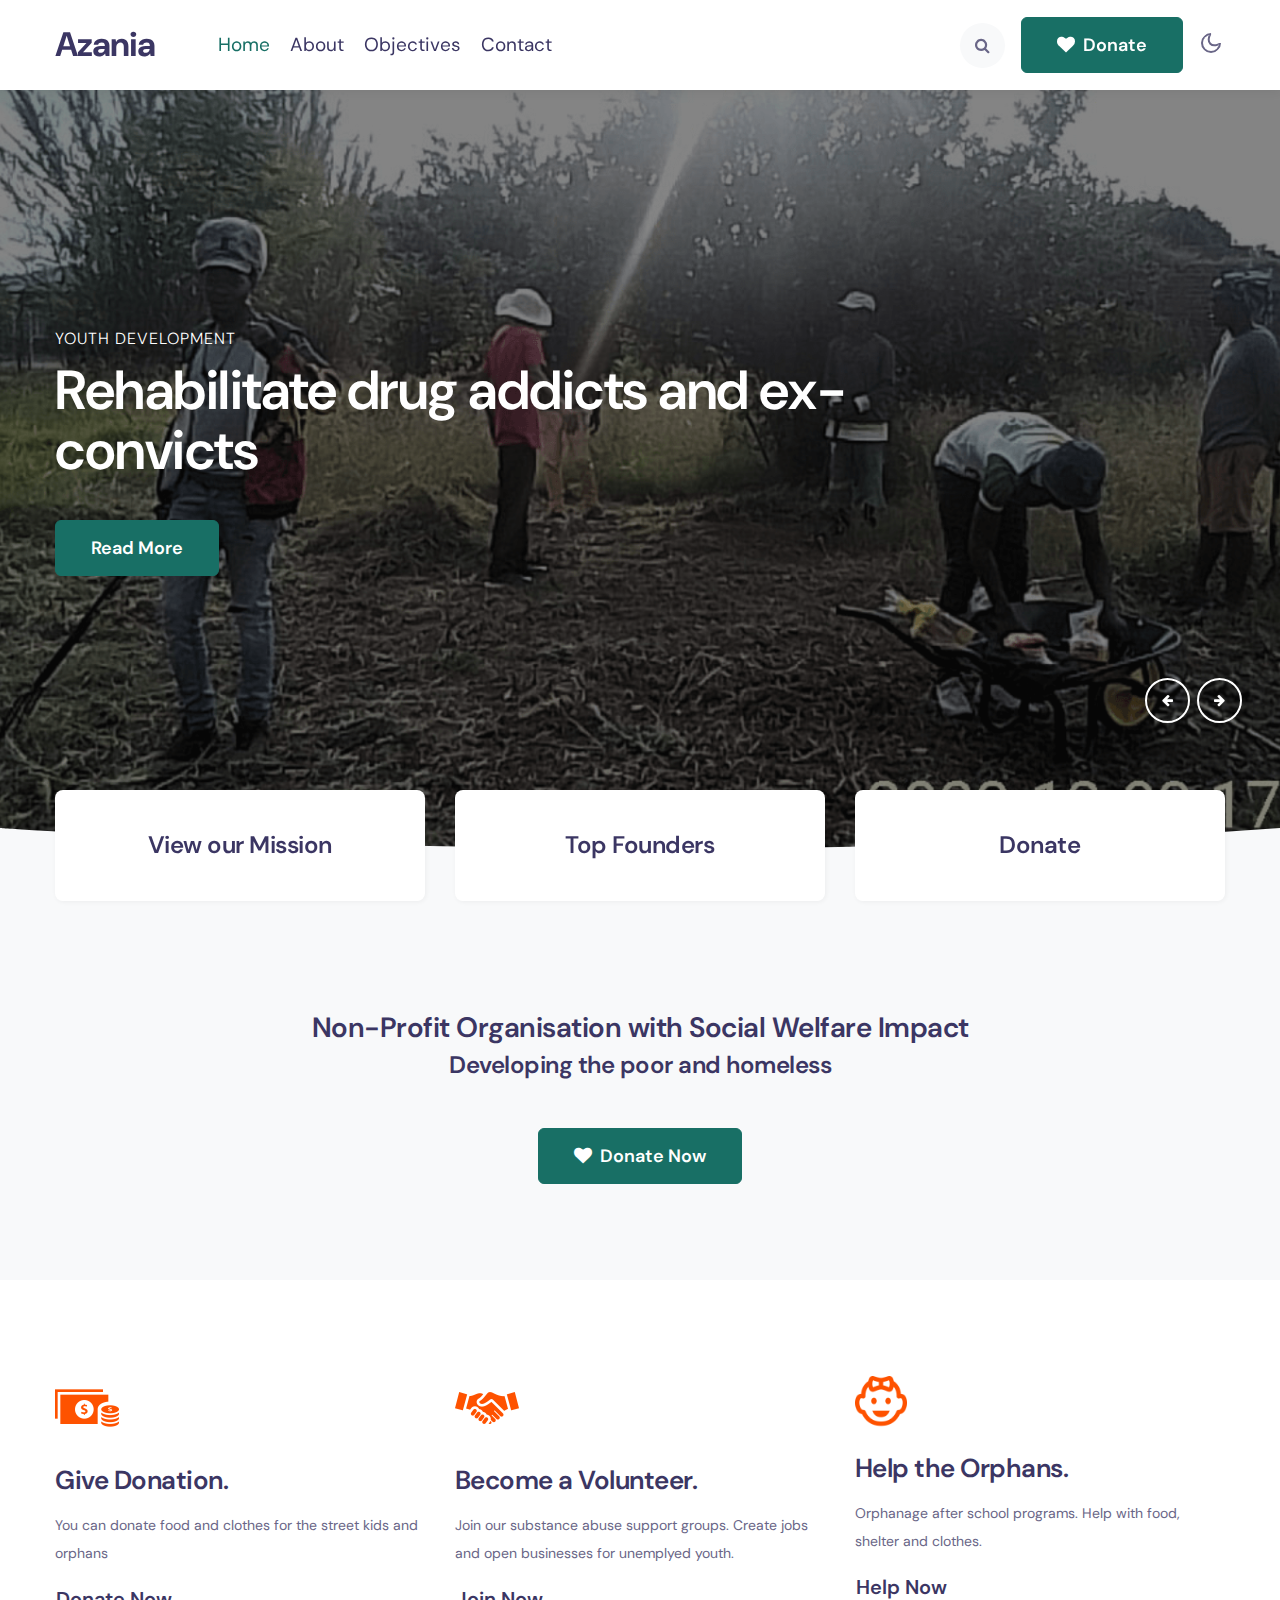
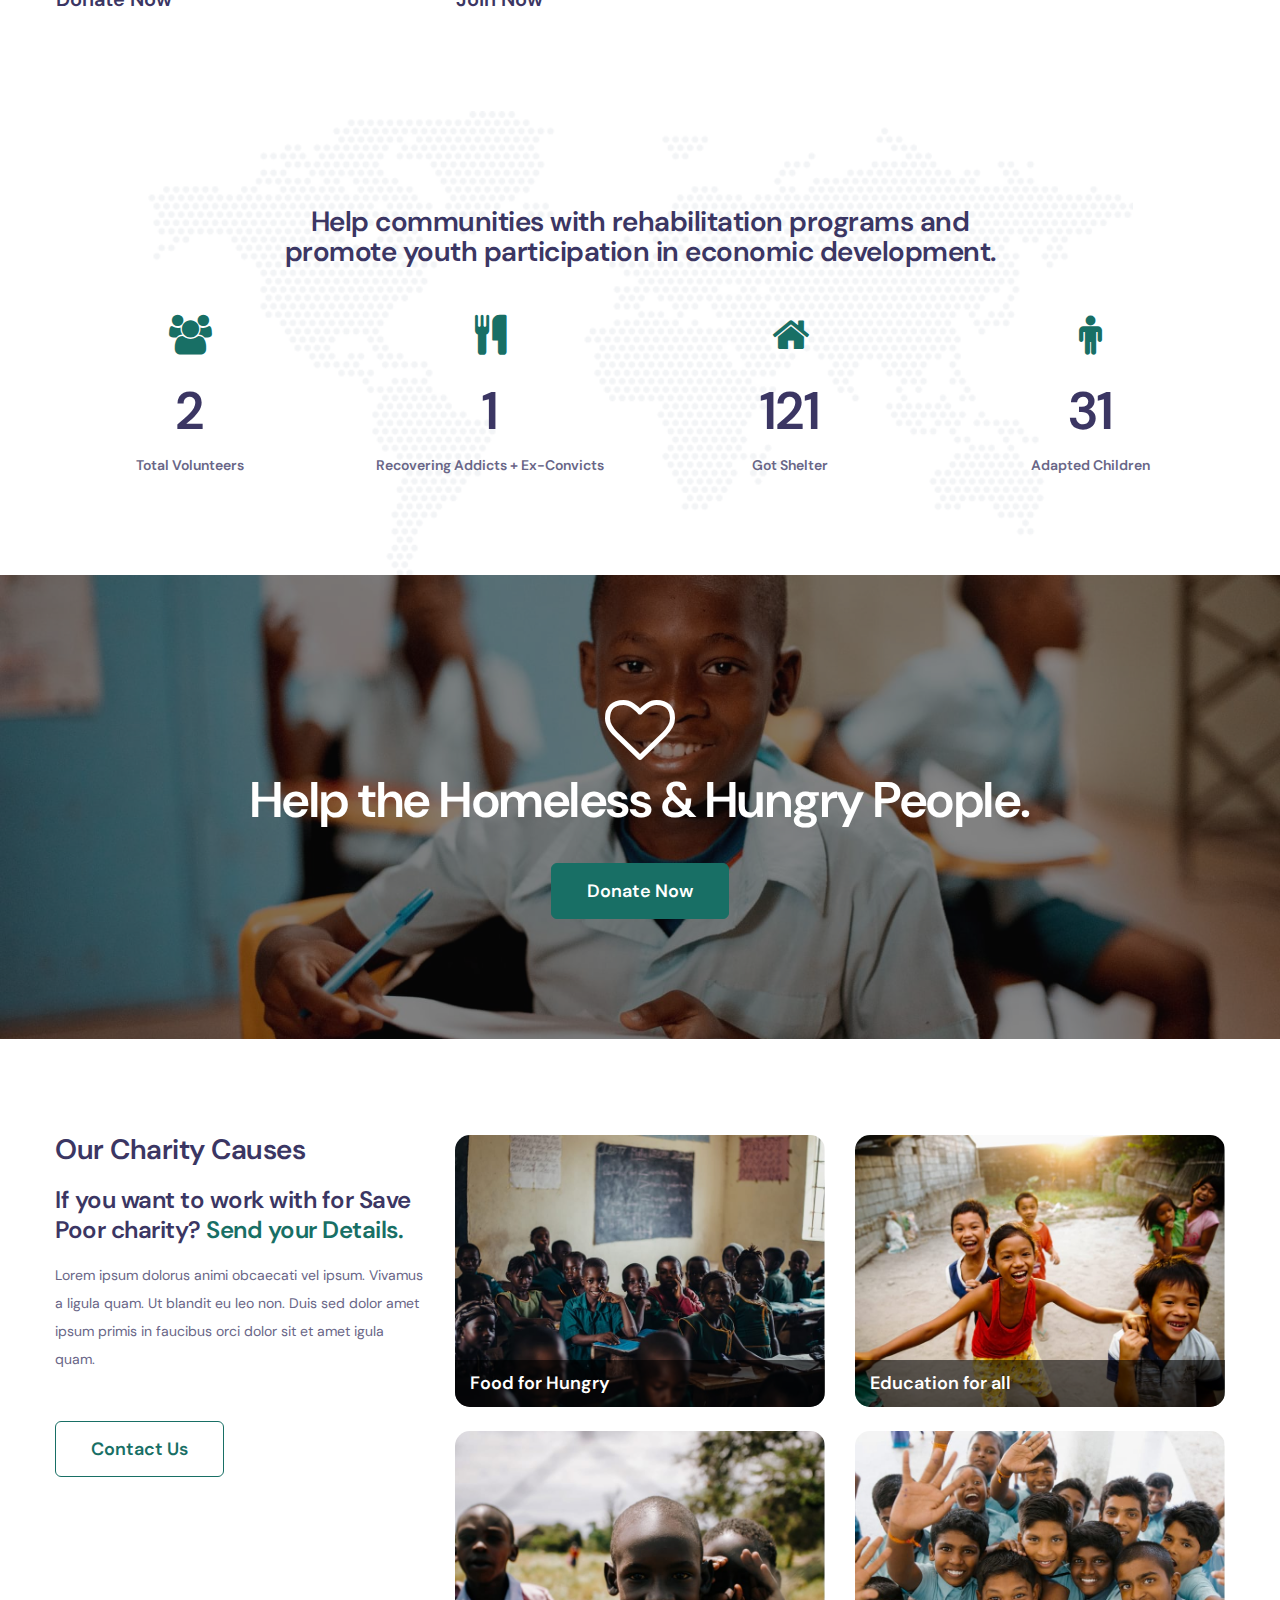
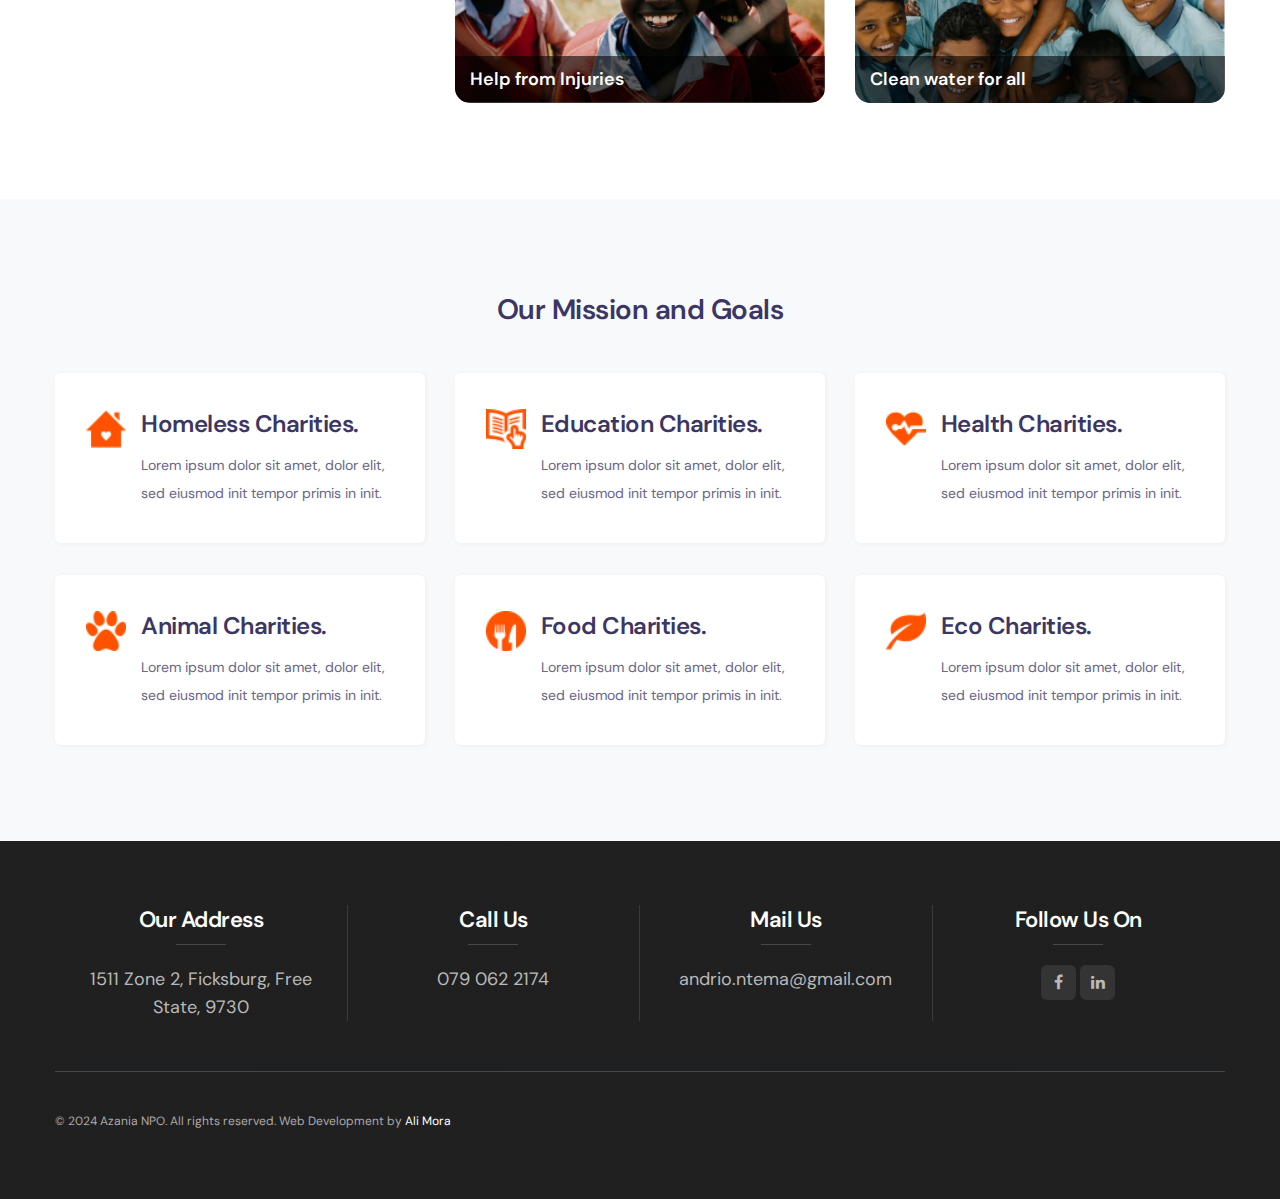
<file: azania/index.html>
<!--
Author: W3layouts
Author URL: http://w3layouts.com
-->
<!doctype html>
<html lang="en">
  <head>
    <!-- Required meta tags -->
    <meta charset="utf-8">
    <meta name="viewport" content="width=device-width, initial-scale=1, shrink-to-fit=no">

    <title>Azania - NPO</title>

    <link href="//fonts.googleapis.com/css2?family=DM+Sans:wght@400;700&display=swap" rel="stylesheet">
    
    <!-- Template CSS -->
    <link rel="stylesheet" href="assets/css/style-starter.css">
  </head>
  <body>
<!--header-->
<header id="site-header" class="fixed-top">
  <div class="container">
    <nav class="navbar navbar-expand-lg stroke">
      <h1><a class="navbar-brand mr-lg-5" href="index.html">
        <!-- <img src="assets/images/logo.png" alt="Your logo" title="Your logo" /> -->
        Azania
        </a></h1>
      <!-- if logo is image enable this   
    <a class="navbar-brand" href="#index.html">
        <img src="image-path" alt="Your logo" title="Your logo" style="height:35px;" />
    </a> -->
      <button class="navbar-toggler  collapsed bg-gradient" type="button" data-toggle="collapse"
        data-target="#navbarTogglerDemo02" aria-controls="navbarTogglerDemo02" aria-expanded="false"
        aria-label="Toggle navigation">
        <span class="navbar-toggler-icon fa icon-expand fa-bars"></span>
        <span class="navbar-toggler-icon fa icon-close fa-times"></span>
        </span>
      </button>

      <div class="collapse navbar-collapse" id="navbarTogglerDemo02">
        <ul class="navbar-nav w-100">
          <li class="nav-item active">
            <a class="nav-link" href="index.html">Home <span class="sr-only">(current)</span></a>
          </li>
          <li class="nav-item @@about__active">
            <a class="nav-link" href="about.html">About</a>
          </li>
          <li class="nav-item @@cause__active">
            <a class="nav-link" href="causes.html">Objectives</a>
          </li>
          <li class="nav-item @@contact__active">
            <a class="nav-link" href="contact.html">Contact</a>
          </li>
          <li class="ml-lg-auto mr-lg-0 m-auto">
            <!--/search-right-->
            <div class="search-right">
              <a href="#search" title="search"><span class="fa fa-search" aria-hidden="true"></span></a>
              <!-- search popup -->
              <div id="search" class="pop-overlay">
                  <div class="popup">
                      <h4 class="mb-3">Search here</h4>
                      <form action="error.html" method="GET" class="search-box">
                          <input type="search" placeholder="Enter Keyword" name="search" required="required"
                              autofocus="">
                          <button type="submit" class="btn btn-style btn-primary">Search</button>
                      </form>

                  </div>
                  <a class="close" href="#close">×</a>
              </div>
              <!-- /search popup -->
          </div>
          <!--//search-right-->
          </li>
          <li class="align-self">
            <a href="causes.html" class="btn btn-style btn-primary ml-lg-3 mr-lg-2"><span class="fa fa-heart mr-1"></span> Donate</a>
          </li>
        </ul>
      </div>
      <!-- toggle switch for light and dark theme -->
      <div class="mobile-position">
        <nav class="navigation">
          <div class="theme-switch-wrapper">
            <label class="theme-switch" for="checkbox">
              <input type="checkbox" id="checkbox">
              <div class="mode-container">
                <i class="gg-sun"></i>
                <i class="gg-moon"></i>
              </div>
            </label>
          </div>
        </nav>
      </div>
      <!-- //toggle switch for light and dark theme -->
    </nav>
  </div>
</header>
<!-- //header -->
<!-- main-slider -->
<section class="w3l-main-slider" id="home">
    <div class="companies20-content">
        <div class="owl-one owl-carousel owl-theme">
            <div class="item">
                <li>
                    <div class="slider-info banner-view bg bg2">
                        <div class="banner-info">
                            <div class="container">
                                <div class="banner-info-bg text-left">
                                    <p>Youth Development</p>
                                    <h5>Rehabilitate drug addicts and ex-convicts</h5>
                                    <a href="about.html" class="btn btn-primary btn-style">Read More</a>
                                </div>
                            </div>
                        </div>
                    </div>
                </li>
            </div>
            <div class="item">
                <li>
                    <div class="slider-info  banner-view banner-top1 bg bg2">
                        <div class="banner-info">
                            <div class="container">
                                <div class="banner-info-bg text-left">
                                    <p>Youth Development</p>
                                    <h5>Proverty eradication through Arts and Culture, Sports, Agriculture.</h5>
                                    <a href="about.html" class="btn btn-primary btn-style">Read More</a>
                                </div>
                            </div>
                        </div>
                    </div>
                </li>
            </div>
            <div class="item">
                <li>
                    <div class="slider-info banner-view banner-top2 bg bg2">
                        <div class="banner-info">
                            <div class="container">
                                <div class="banner-info-bg text-left">
                                    <p>Orphanages</p>
                                    <h5>Assistance for Orphanages. Shelter and Food. </h5>
                                    <a href="about.html" class="btn btn-primary btn-style">Read More</a>
                                </div>
                            </div>
                        </div>
                    </div>
                </li>
            </div>
            <div class="item">
                <li>
                    <div class="slider-info banner-view banner-top3 bg bg2">
                        <div class="banner-info">
                            <div class="container">
                                <div class="banner-info-bg text-left">
                                    <p>Moral Regeneration</p>
                                    <h5>Alleviate poverty through skills development initiatives</h5>
                                    <a href="about.html" class="btn btn-primary btn-style">Read More</a>
                                </div>
                            </div>
                        </div>
                    </div>
                </li>
            </div>
        </div>
    </div>
</section>
<!-- /main-slider -->
<!-- banner image bottom shape -->
<div class="position-relative">
    <div class="shape overflow-hidden">
        <svg viewBox="0 0 2880 48" fill="none" xmlns="http://www.w3.org/2000/svg">
            <path d="M0 48H1437.5H2880V0H2160C1442.5 52 720 0 720 0H0V48Z" fill="currentColor">
            </path>
        </svg>
    </div>
</div>
<!-- //banner image bottom shape -->
<!-- home page block1 -->
<section class="homeblock1">
    <div class="container">
        <div class="row">
            <div class="col-lg-4 col-md-6 col-sm-12">
                <div class="box-wrap">
                    <h4><a href="#mission">View our Mission</a></h4>
                </div>
            </div>
            <div class="col-lg-4 col-md-6 col-sm-12 mt-md-0 mt-sm-4 mt-3">
                <div class="box-wrap">
                    <h4><a href="#team">Top Founders</a></h4>
                </div>
            </div>
            <div class="col-lg-4 col-md-6 col-sm-12 mt-lg-0 mt-sm-4 mt-3">
                <div class="box-wrap">
                    <h4><a href="causes.html">Donate</a></h4>
                </div>
            </div>
        </div>
    </div>
</section>
<!-- //home page block1 -->
<!-- middle -->
	<div class="middle py-5" id="facts">
		<div class="container pt-lg-3">
			<div class="welcome-left text-center py-md-5 py-3">
                <h3 class="title-big pb-2">Non-Profit Organisation with Social Welfare Impact</h3>
                <h4>Developing the poor and homeless</h4>
				<a href="causes.html" class="btn btn-style btn-primary mt-sm-5 mt-4"><span class="fa fa-heart mr-1"></span> Donate Now</a>
			</div>
		</div>
	</div>
	<!-- //middle -->

<!-- /bottom-grids-->
<section class="w3l-bottom-grids-6 py-5">
    <div class="container py-lg-5 py-md-4 py-2">
        <div class="grids-area-hny main-cont-wthree-fea row">
            <div class="col-lg-4 col-md-6 grids-feature">
                <div class="area-box">
                    <img src="assets/images/donate.png" alt="">
                    <h4><a href="causes.html" class="title-head">Give Donation.</a></h4>
                    <p class="mb-3">You can donate food and clothes for the street kids and orphans</p>
                    <a href="causes.html" class="btn btn-text">Donate Now </a>
                </div>
            </div>
            <div class="col-lg-4 col-md-6 grids-feature mt-md-0 mt-5">
                <div class="area-box">
                    <img src="assets/images/volunteer.png" alt="">
                    <h4><a href="#feature" class="title-head">Become a Volunteer.</a></h4>
                    <p class="mb-3">Join  our substance abuse support groups. Create jobs and open businesses for unemplyed youth.</p>
                    <a href="contact.html" class="btn btn-text">Join Now </a>
                </div>
            </div>
            <div class="col-lg-4 col-md-6 grids-feature mt-lg-0 mt-5">
                <div class="area-box">
                    <img src="assets/images/child.png" alt="" width="52px"> 
                    <h4><a href="causes.html" class="title-head">Help the Orphans.</a></h4>
                    <p class="mb-3">Orphanage after school programs. Help with food, shelter and clothes.</p>
                    <a href="causes.html" class="btn btn-text">Help Now </a>
                </div>
            </div>
        </div>
    </div>
</section>
<!-- //bottom-grids-->
<!-- stats -->
<section class="w3_stats py-5" id="stats">
    <div class="container py-lg-5 py-md-4 py-2">
        <div class="title-content text-center">
            <h3 class="title-big">Help communities with rehabilitation programs and promote youth participation in economic development.</h3>
        </div>
        <div class="w3-stats text-center">
            <div class="row">
                <div class="col-md-3 col-6">
                    <div class="counter">
                        <span class="fa fa-users"></span>
                        <div class="timer count-title count-number mt-3" data-to="20" data-speed="1500"></div>
                        <p class="count-text ">Total Volunteers</p>
                    </div>
                </div>
                <div class="col-md-3 col-6">
                    <div class="counter">
                        <span class="fa fa-cutlery"></span>
                        <div class="timer count-title count-number mt-3" data-to="12" data-speed="1500"></div>
                        <p class="count-text ">Recovering addicts + ex-convicts</p>
                    </div>
                </div>
                <div class="col-md-3 col-6">
                    <div class="counter">
                        <span class="fa fa-home"></span>
                        <div class="timer count-title count-number mt-3" data-to="1000" data-speed="1500"></div>
                        <p class="count-text ">Got Shelter</p>
                    </div>
                </div>
                <div class="col-md-3 col-6">
                    <div class="counter">
                        <span class="fa fa-male"></span>
                        <div class="timer count-title count-number mt-3" data-to="260" data-speed="1500"></div>
                        <p class="count-text ">Adapted Children</p>
                    </div>
                </div>
            </div>
        </div>
    </div>
</section>
<!-- //stats -->
<!-- bg -->
<div class="w3l-bg py-5">
    <div class="container py-lg-5 py-md-4">
        <div class="welcome-left text-center py-lg-4">
            <span class="fa fa-heart-o"></span>
            <h3 class="title-big">Help the Homeless & Hungry People.</h3>
            <a href="#donate" class="btn btn-style btn-primary mt-sm-5 mt-4">Donate Now</a>
        </div>
    </div>
</div>
<!-- //bg -->
<section class="w3l-index5 py-5" id="causes">
    <div class="container py-lg-5 py-md-4">
        <div class="row">
            <div class="col-lg-4">
                <div class="header-section">
                    <h3 class="title-big">Our Charity Causes </h3>
                    <h4>If you want to work with for Save Poor charity? <a href="#url">Send your Details.</a></h4>
                    <p class="mt-3 mb-lg-5 mb-4"> Lorem ipsum dolorus animi obcaecati vel ipsum. Vivamus a ligula quam.
                        Ut blandit eu leo non. Duis sed dolor amet ipsum primis in faucibus orci dolor sit et amet igula quam.</p>
                </div>
                <a href="contact.html" class="btn btn-outline-primary btn-style">Contact Us</a>
            </div>
            <div class="col-lg-4 col-md-6 mt-lg-0 mt-5">
                <div class="img-block">
                    <a href="causes.html">
                        <img src="assets/images/blog5.jpg" class="img-fluid radius-image-full" alt="image" />
                        <span class="title">Food for Hungry</span>
                    </a>
                </div>
                <div class="img-block mt-4">
                    <a href="causes.html"> <img src="assets/images/blog2.jpg" class="img-fluid radius-image-full"
                            alt="image" />
                        <span class="title">Help from Injuries</span>
                    </a>
                </div>
            </div>
            <div class="col-lg-4 col-md-6 mt-lg-0 mt-md-5 mt-4">
                <div class="img-block">
                    <a href="causes.html"> <img src="assets/images/blog3.jpg" class="img-fluid radius-image-full"
                            alt="image" />
                        <span class="title">Education for all</span>
                    </a>
                </div>
                <div class="img-block mt-4">
                    <a href="causes.html">
                        <img src="assets/images/blog4.jpg" class="img-fluid radius-image-full" alt="image" />
                        <span class="title">Clean water for all</span>
                    </a>
                </div>
            </div>
        </div>
    </div>
</section>

<section class="w3-services-ab py-5" id="mission">
    <div class="container py-lg-5 py-md-4">
        <h3 class="title-big text-center mb-5">Our Mission and Goals</h3>
        <div class="w3-services-grids">
            <div class="fea-gd-vv row">
                <div class="col-lg-4 col-md-6">
                    <div class="float-lt feature-gd">
                        <div class="icon">
                            <img src="assets/images/home.png" alt="" class="img-fluid">
                        </div>
                        <div class="icon-info">
                            <h5>Homeless Charities.</h5>
                            <p> Lorem ipsum dolor sit amet, dolor elit, sed eiusmod init
                                tempor primis in init.</p>

                        </div>
                    </div>
                </div>
                <div class="col-lg-4 col-md-6 mt-md-0 mt-4">
                    <div class="float-mid feature-gd">
                        <div class="icon">
                            <img src="assets/images/education.png" alt="" class="img-fluid">
                        </div>
                        <div class="icon-info">
                            <h5>Education Charities.</h5>
                            <p> Lorem ipsum dolor sit amet, dolor elit, sed eiusmod init
                                tempor primis in init.</p>
                        </div>
                    </div>
                </div>
                <div class="col-lg-4 col-md-6 mt-lg-0 mt-4">
                    <div class="float-rt feature-gd">
                        <div class="icon">
                            <img src="assets/images/health.png" alt="" class="img-fluid">
                        </div>
                        <div class="icon-info">
                            <h5>Health Charities.</h5>
                            <p> Lorem ipsum dolor sit amet, dolor elit, sed eiusmod init
                                tempor primis in init.</p>
                        </div>
                    </div>
                </div>
                <div class="col-lg-4 col-md-6 mt-4 pt-md-2">
                    <div class="float-lt feature-gd">
                        <div class="icon">
                            <img src="assets/images/icon1.png" alt="" class="img-fluid">
                        </div>
                        <div class="icon-info">
                            <h5>Animal Charities.</h5>
                            <p> Lorem ipsum dolor sit amet, dolor elit, sed eiusmod init
                                tempor primis in init.</p>

                        </div>
                    </div>
                </div>
                <div class="col-lg-4 col-md-6 mt-4 pt-md-2">
                    <div class="float-lt feature-gd">
                        <div class="icon">
                            <img src="assets/images/food.png" alt="" class="img-fluid">
                        </div>
                        <div class="icon-info">
                            <h5>Food Charities.</h5>
                            <p> Lorem ipsum dolor sit amet, dolor elit, sed eiusmod init
                                tempor primis in init.</p>

                        </div>
                    </div>
                </div>
                <div class="col-lg-4 col-md-6 mt-4 pt-md-2">
                    <div class="float-lt feature-gd">
                        <div class="icon">
                            <img src="assets/images/eco.png" alt="" class="img-fluid">
                        </div>
                        <div class="icon-info">
                            <h5>Eco Charities.</h5>
                            <p> Lorem ipsum dolor sit amet, dolor elit, sed eiusmod init
                                tempor primis in init.</p>

                        </div>
                    </div>
                </div>
            </div>
        </div>
    </div>
</section>
<!-- Work with Logos -->
<!-- <section class="w3l-clients py-5" id="clients">
    <div class="call-w3 py-lg-5 py-md-4">
        <div class="container">
            <h3 class="title-big text-center">Whom we work with</h3>
            <div class="company-logos text-center mt-5">
                <div class="row logos">
                    <div class="col-lg-2 col-md-3 col-4">
                        <img src="assets/images/brand1.png" alt="" class="img-fluid">
                    </div>
                    <div class="col-lg-2 col-md-3 col-4">
                        <img src="assets/images/brand2.png" alt="" class="img-fluid">
                    </div>
                    <div class="col-lg-2 col-md-3 col-4">
                        <img src="assets/images/brand3.png" alt="" class="img-fluid">
                    </div>
                    <div class="col-lg-2 col-md-3 col-4 mt-md-0 mt-4">
                        <img src="assets/images/brand4.png" alt="" class="img-fluid">
                    </div>
                    <div class="col-lg-2 col-md-3 col-4 mt-lg-0 mt-4">
                        <img src="assets/images/brand5.png" alt="" class="img-fluid">
                    </div>
                    <div class="col-lg-2 col-md-3 col-4 mt-lg-0 mt-4">
                        <img src="assets/images/brand6.png" alt="" class="img-fluid">
                    </div>
                </div>
            </div>
        </div>
    </div>
</section> -->
<!-- footer 14 -->
<div class="w3l-footer-main">
  <div class="w3l-sub-footer-content">
     
      <!-- Footers-14 -->
      <footer class="footer-14">
          <div id="footers14-block">
              <div class="container">
                  <div class="footers20-content">
                      <div class="d-grid grid-col-4 grids-content">
                        <div class="column">
                            <h4>Our Address</h4>
                              <p>1511 Zone 2, Ficksburg, Free State, 9730</p>
                        </div>
                        <div class="column">
                            <h4>Call Us</h4>
                           
                            <p><a href="tel:079 062 2174">079 062 2174</a></p>
                        </div>
                        <div class="column">
                            <h4>Mail Us</h4>
                            <p><a href="mailto:andrio.ntema@gmail.com">andrio.ntema@gmail.com</a></p>
                        </div>
                          <div class="column">
                              <h4>Follow Us On</h4>
                              <ul>
                                  <li><a href="#facebook"><span class="fa fa-facebook"
                                              aria-hidden="true"></span></a>
                                  </li>
                                  <li><a href="#linkedin"><span class="fa fa-linkedin"
                                              aria-hidden="true"></span></a>
                                  </li>
                                  
                               
                              </ul>
                          </div>
                      </div>
                  </div>
                  <div class="footers14-bottom d-flex">
                      <div class="copyright">
                          <p>© 2024 Azania NPO. All rights reserved. Web Development by <a href="https://alimora-portfolio.vercel.app/" target="_blank">Ali Mora</a></p>
                      </div>
                  </div>
              </div>
          </div>
          <!-- move top -->
          <button onclick="topFunction()" id="movetop" title="Go to top">
              &uarr;
          </button>
          <script>
              // When the user scrolls down 20px from the top of the document, show the button
              window.onscroll = function () {
                  scrollFunction()
              };

              function scrollFunction() {
                  if (document.body.scrollTop > 20 || document.documentElement.scrollTop > 20) {
                      document.getElementById("movetop").style.display = "block";
                  } else {
                      document.getElementById("movetop").style.display = "none";
                  }
              }

              // When the user clicks on the button, scroll to the top of the document
              function topFunction() {
                  document.body.scrollTop = 0;
                  document.documentElement.scrollTop = 0;
              }
          </script>
          <!-- /move top -->

      </footer>
      <!-- Footers-14 -->
  </div>
</div>
<!-- //footer 14 -->

<script src="assets/js/jquery-3.3.1.min.js"></script> <!-- Common jquery plugin -->

<script src="assets/js/theme-change.js"></script><!-- theme switch js (light and dark)-->
<script src="assets/js/owl.carousel.js"></script>

<!-- script for banner slider-->
<script>
  $(document).ready(function () {
    $('.owl-one').owlCarousel({
      loop: true,
      dots: false,
      margin: 0,
      nav: true,
      responsiveClass: true,
      autoplay: true,
      autoplayTimeout: 5000,
      autoplaySpeed: 1000,
      autoplayHoverPause: false,
      responsive: {
        0: {
          items: 1
        },
        480: {
          items: 1
        },
        667: {
          items: 1
        },
        1000: {
          items: 1
        }
      }
    })
  })
</script>
<!-- //script -->

<!-- script for tesimonials carousel slider -->
<script>
  $(document).ready(function () {
    $("#owl-demo1").owlCarousel({
      loop: true,
      margin: 20,
      nav: false,
      responsiveClass: true,
      responsive: {
        0: {
          items: 1
        },
        736: {
          items: 1
        },
        1000: {
          items: 2,
          loop: false
        }
      }
    })
  })
</script>
<!-- //script for tesimonials carousel slider -->

<script src="assets/js/counter.js"></script>

<!--/MENU-JS-->
<script>
  $(window).on("scroll", function () {
    var scroll = $(window).scrollTop();

    if (scroll >= 80) {
      $("#site-header").addClass("nav-fixed");
    } else {
      $("#site-header").removeClass("nav-fixed");
    }
  });

  //Main navigation Active Class Add Remove
  $(".navbar-toggler").on("click", function () {
    $("header").toggleClass("active");
  });
  $(document).on("ready", function () {
    if ($(window).width() > 991) {
      $("header").removeClass("active");
    }
    $(window).on("resize", function () {
      if ($(window).width() > 991) {
        $("header").removeClass("active");
      }
    });
  });
</script>
<!--//MENU-JS-->

<!-- disable body scroll which navbar is in active -->
<script>
  $(function () {
    $('.navbar-toggler').click(function () {
      $('body').toggleClass('noscroll');
    })
  });
</script>
<!-- //disable body scroll which navbar is in active -->

<!--bootstrap-->
<script src="assets/js/bootstrap.min.js"></script>
<!-- //bootstrap-->
</body>

</html>
</file>
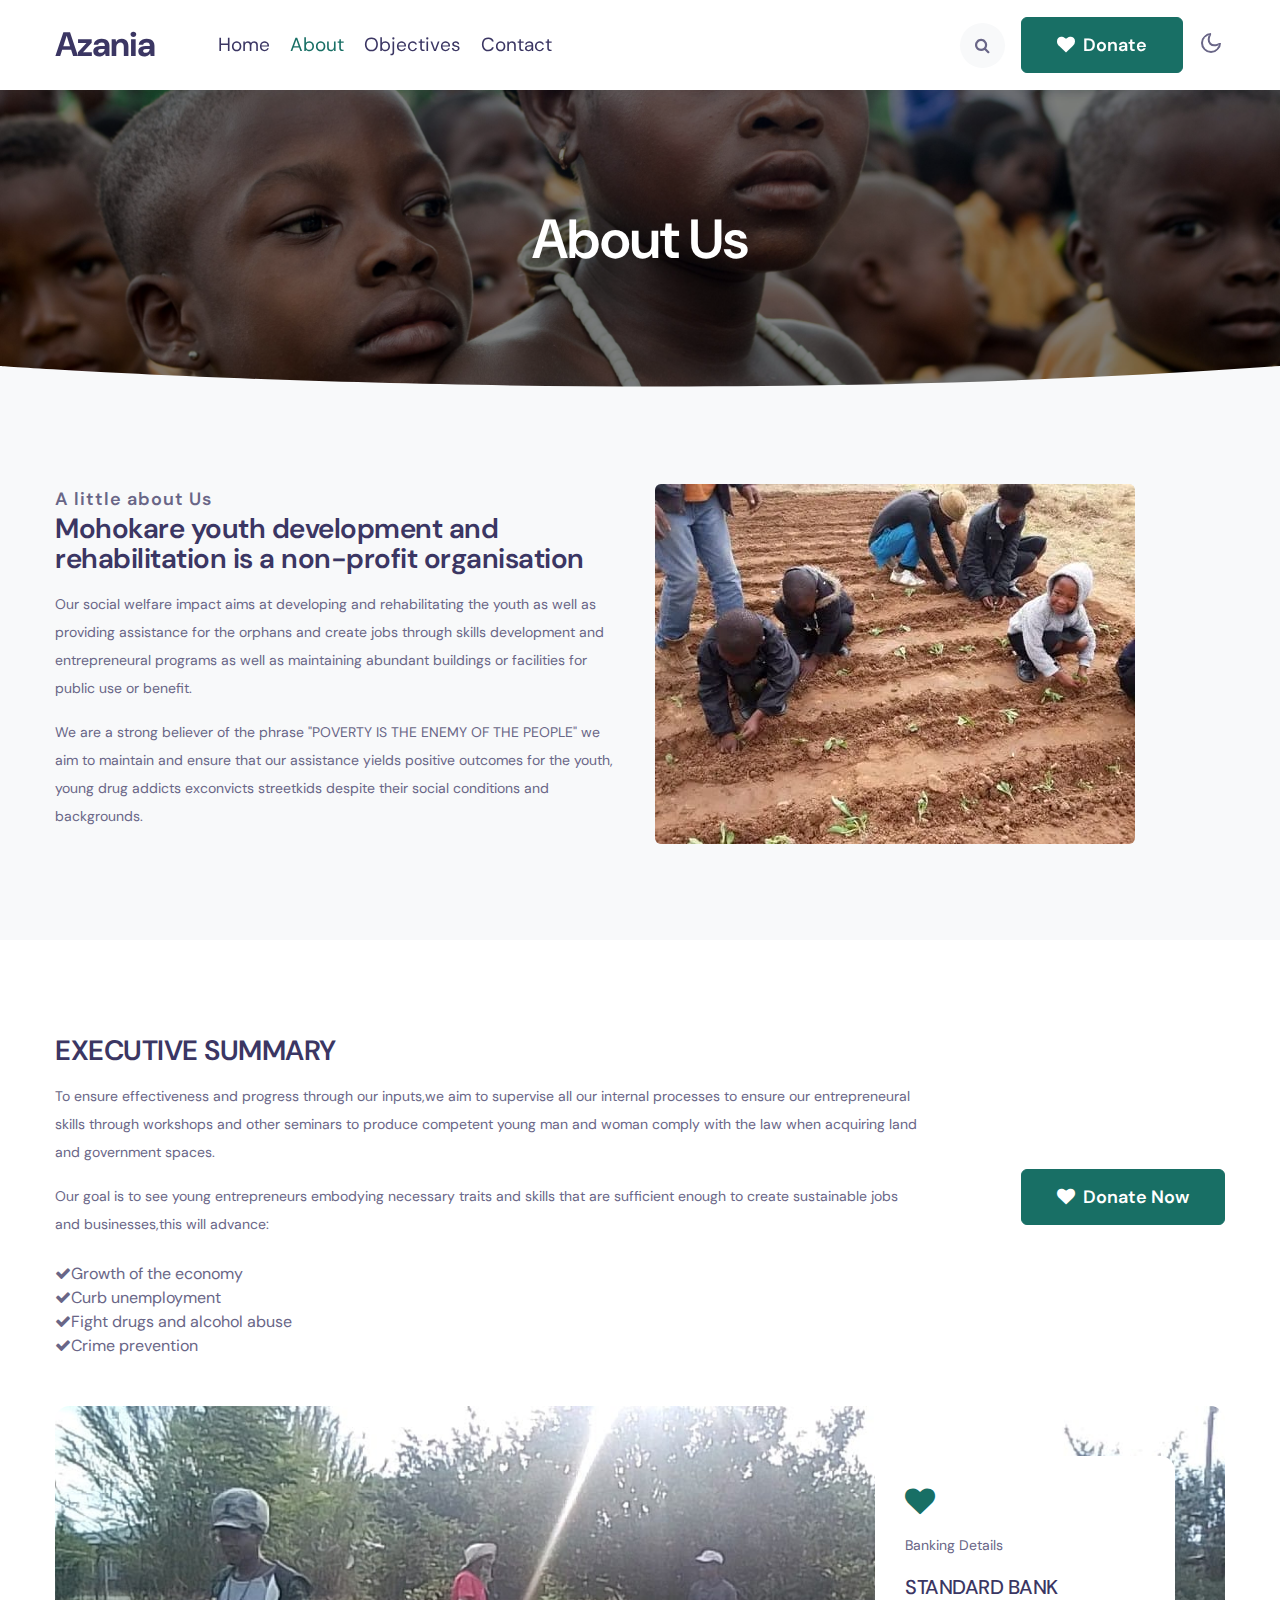
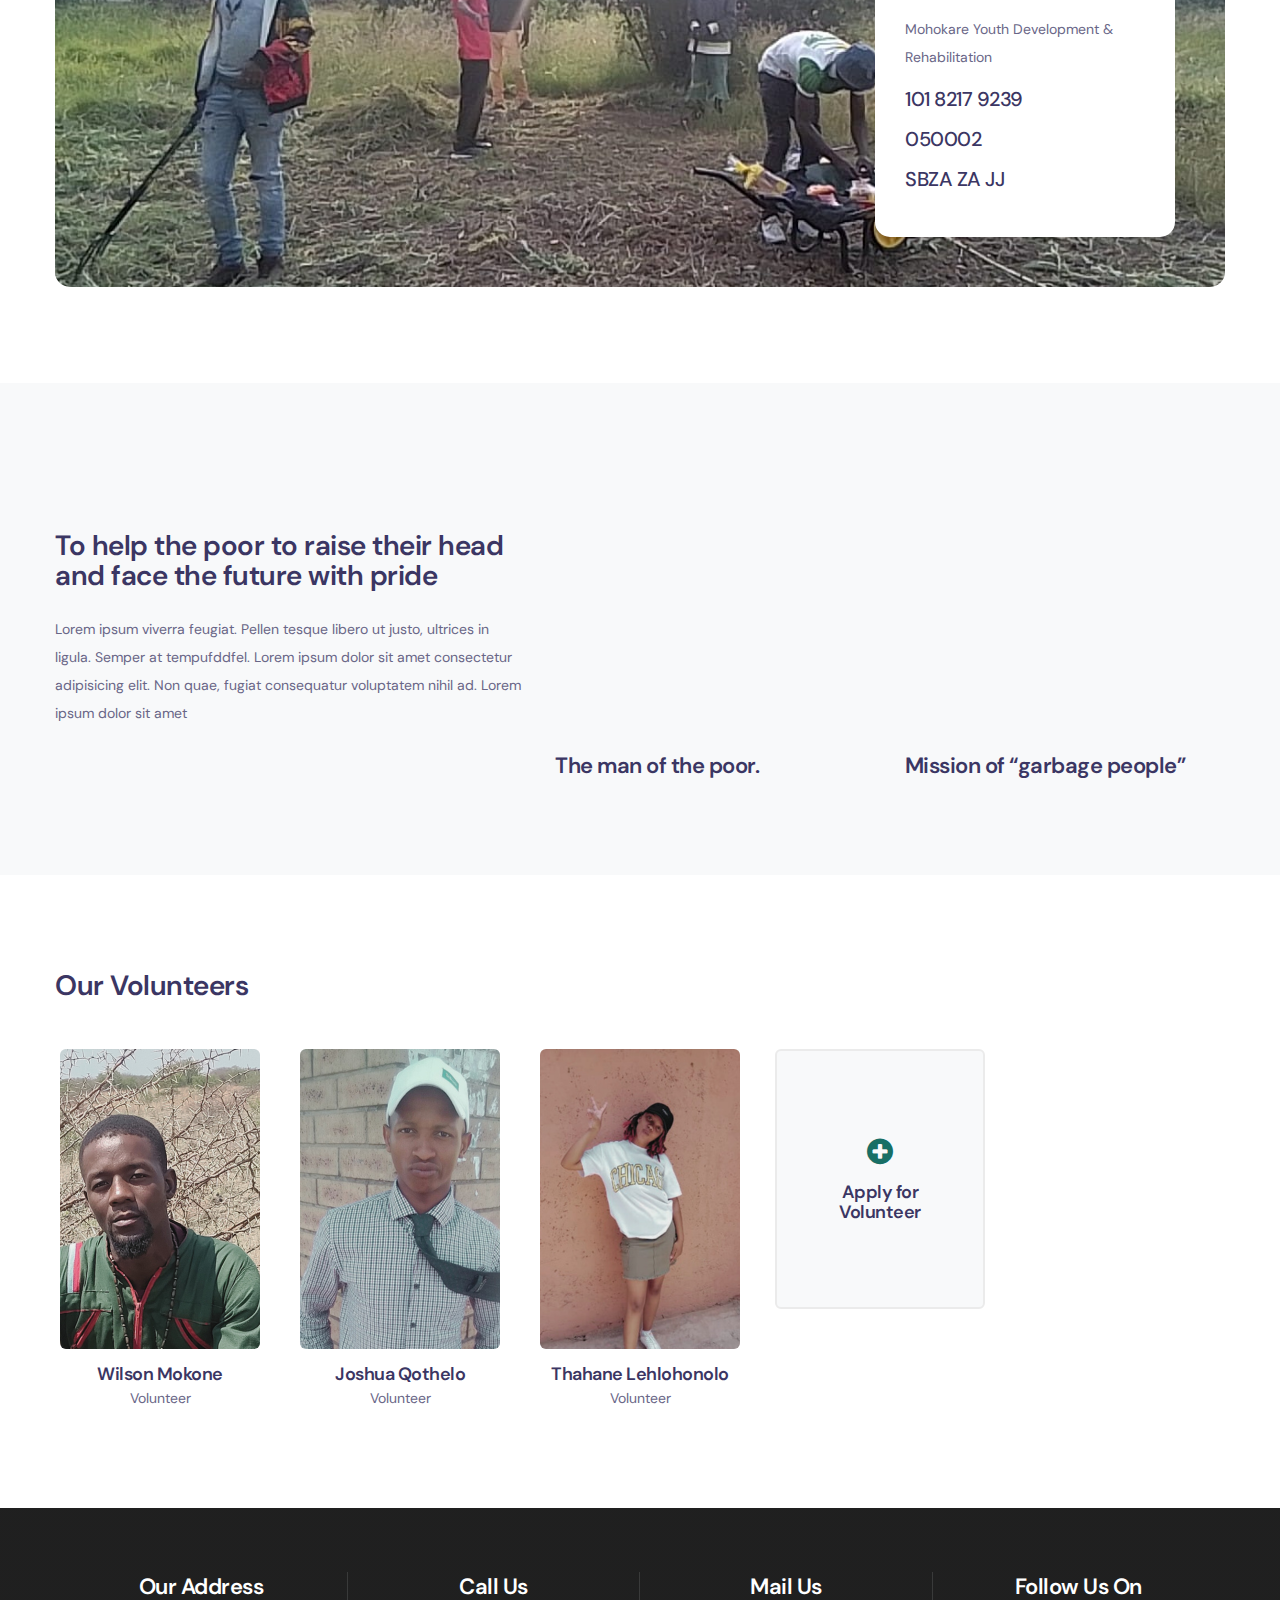
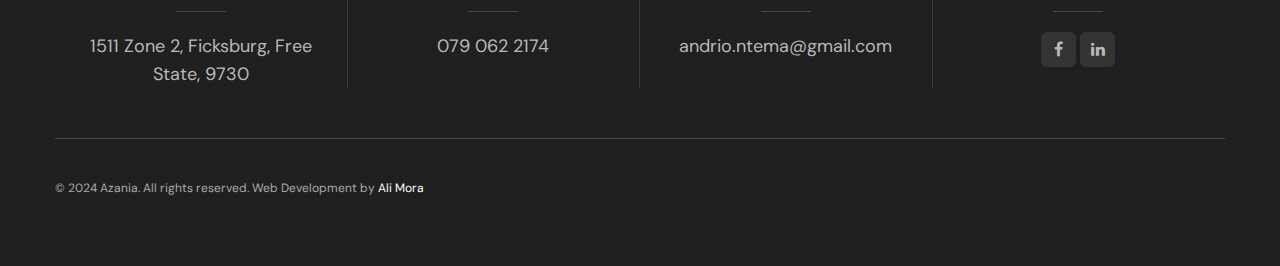
<file: azania/about.html>
<!--
Author: W3layouts
Author URL: http://w3layouts.com
-->
<!doctype html>
<html lang="en">
  <head>
    <!-- Required meta tags -->
    <meta charset="utf-8">
    <meta name="viewport" content="width=device-width, initial-scale=1, shrink-to-fit=no">

    <title>Azania - NPO</title>

    <link href="//fonts.googleapis.com/css2?family=DM+Sans:wght@400;700&display=swap" rel="stylesheet">
    
    <!-- Template CSS -->
    <link rel="stylesheet" href="assets/css/style-starter.css">
  </head>
  <body>
<!--header-->
<header id="site-header" class="fixed-top">
  <div class="container">
    <nav class="navbar navbar-expand-lg stroke">
      <h1><a class="navbar-brand mr-lg-5" href="index.html">
        <!-- <img src="assets/images/logo.png" alt="Your logo" title="Your logo" /> -->
        Azania
        </a></h1>
      <!-- if logo is image enable this   
    <a class="navbar-brand" href="#index.html">
        <img src="image-path" alt="Your logo" title="Your logo" style="height:35px;" />
    </a> -->
      <button class="navbar-toggler  collapsed bg-gradient" type="button" data-toggle="collapse"
        data-target="#navbarTogglerDemo02" aria-controls="navbarTogglerDemo02" aria-expanded="false"
        aria-label="Toggle navigation">
        <span class="navbar-toggler-icon fa icon-expand fa-bars"></span>
        <span class="navbar-toggler-icon fa icon-close fa-times"></span>
        </span>
      </button>

      <div class="collapse navbar-collapse" id="navbarTogglerDemo02">
        <ul class="navbar-nav w-100">
          <li class="nav-item @@home__active">
            <a class="nav-link" href="index.html">Home <span class="sr-only">(current)</span></a>
          </li>
          <li class="nav-item active">
            <a class="nav-link" href="about.html">About</a>
          </li>
          <li class="nav-item @@causes__active">
            <a class="nav-link" href="causes.html">Objectives</a>
          </li>
          <li class="nav-item @@contact__active">
            <a class="nav-link" href="contact.html">Contact</a>
          </li>
          <li class="ml-lg-auto mr-lg-0 m-auto">
            <!--/search-right-->
            <div class="search-right">
              <a href="#search" title="search"><span class="fa fa-search" aria-hidden="true"></span></a>
              <!-- search popup -->
              <div id="search" class="pop-overlay">
                  <div class="popup">
                      <h4 class="mb-3">Search here</h4>
                      <form action="error.html" method="GET" class="search-box">
                          <input type="search" placeholder="Enter Keyword" name="search" required="required"
                              autofocus="">
                          <button type="submit" class="btn btn-style btn-primary">Search</button>
                      </form>

                  </div>
                  <a class="close" href="#close">×</a>
              </div>
              <!-- /search popup -->
          </div>
          <!--//search-right-->
          </li>
          <li class="align-self">
            <a href="causes.html" class="btn btn-style btn-primary ml-lg-3 mr-lg-2"><span class="fa fa-heart mr-1"></span> Donate</a>
          </li>
        </ul>
      </div>
      <!-- toggle switch for light and dark theme -->
      <div class="mobile-position">
        <nav class="navigation">
          <div class="theme-switch-wrapper">
            <label class="theme-switch" for="checkbox">
              <input type="checkbox" id="checkbox">
              <div class="mode-container">
                <i class="gg-sun"></i>
                <i class="gg-moon"></i>
              </div>
            </label>
          </div>
        </nav>
      </div>
      <!-- //toggle switch for light and dark theme -->
    </nav>
  </div>
</header>
<!-- //header -->
<div class="inner-banner">
    <section class="w3l-breadcrumb py-5">
        <div class="container py-lg-5 py-md-3">
            <h2 class="title">About Us</h2>
        </div>
    </section>
</div>
<!-- banner bottom shape -->
<div class="position-relative">
    <div class="shape overflow-hidden">
        <svg viewBox="0 0 2880 48" fill="none" xmlns="http://www.w3.org/2000/svg">
            <path d="M0 48H1437.5H2880V0H2160C1442.5 52 720 0 720 0H0V48Z" fill="currentColor"></path>
        </svg>
    </div>
</div>
<!-- banner bottom shape -->
<section class="w3l-aboutblock1 py-5" id="about">
    <div class="container py-lg-5 py-md-3">
        <div class="row">
            <div class="col-lg-6">
                <h5 class="title-small">A little about Us</h5>
                <h3 class="title-big">Mohokare youth development and rehabilitation is a non-profit organisation</h3>
                <p class="mt-3">Our social welfare impact aims at developing and rehabilitating the youth as well as providing assistance for the orphans and create jobs through skills development and entrepreneural programs as well as maintaining abundant buildings or facilities for public use or benefit.</p>
                <p class="mt-3">We are a strong believer of the phrase "POVERTY IS THE ENEMY OF THE PEOPLE" we aim to maintain and ensure that our assistance yields positive outcomes for the youth, young drug addicts exconvicts streetkids despite their social conditions and backgrounds.</p>
            </div>
            <div class="col-lg-6 mt-lg-0 mt-5">
                <img src="assets/images/aza-girl.jpeg" alt="" class="radius-image img-fluid">
            </div>
        </div>
    </div>
</section>
 <!-- forms -->
 <section class="w3l-forms-9 py-5" id="">
     <div class="main-w3 py-lg-5 py-md-3">
         <div class="container">
             <div class="row align-items-center">
                 <div class="main-midd col-lg-9">
                     <h3 class="title-big">EXECUTIVE SUMMARY</h3>
                     <p class="mt-3">To ensure effectiveness and progress through our inputs,we aim to supervise all our internal processes to ensure our entrepreneural skills through workshops and other seminars to produce competent young man and woman comply with the law when acquiring land and government spaces.</p>
                     <p class="mt-3">Our goal is to see young entrepreneurs embodying necessary traits and skills that are sufficient enough to create sustainable jobs and businesses,this will advance:</p>
                 <ul class="cont-4 mt-4">
                  <li><span class="fa fa-check"></span>Growth of the economy</li>
                  <li><span class="fa fa-check"></span>Curb unemployment</li>
                  <li><span class="fa fa-check"></span>Fight drugs and alcohol abuse</li>
                  <li><span class="fa fa-check"></span>Crime prevention</li>
                 </ul>
                    </div>
                 <div class="main-midd-2 col-lg-3 mt-lg-0 mt-4 text-lg-right">
                     <a class="btn btn-style btn-primary" href="causes.html"><span class="fa fa-heart mr-1"></span> Donate
                         Now </a>
                 </div>
             </div>

             <div class="donar-img mt-5">
                <div class="right-side">
                    <span class="fa fa-heart"></span>
                    <p>Banking Details</p>
                    <h5 class="big my-3">STANDARD BANK</h5>
                    <p>Mohokare Youth Development & Rehabilitation</p>
                    <h5 class="big my-3">101 8217 9239</h5>
                    <h5 class="big my-3">050002</h5>
                    <h5 class="big my-3">SBZA ZA JJ</h5>
                   
                </div>
            </div>
         </div>
     </div>
 </section>
 <!-- //forms -->
<section class="w3l-aboutblock3 py-5" id="videos">
    <div class="video-recipe py-lg-5 py-md-3">
        <div class="container">
            <div class="row">
                <div class="col-lg-5 align-self">
                    <h3 class="title-big">To help the poor to raise their head and face the future with pride</h3>
                    <p class="mt-4">Lorem ipsum viverra feugiat. Pellen tesque libero ut justo,
                        ultrices in ligula. Semper at tempufddfel. Lorem ipsum dolor sit amet consectetur adipisicing
                        elit. Non quae, fugiat consequatur voluptatem nihil ad. Lorem ipsum dolor sit amet</p>
                </div>
                <div class="col-lg-7 mt-lg-0 mt-md-5 mt-4">
                    <div class="row">
                        <div class="col-md-6">
                            <iframe src="https://www.youtube.com/embed/MG3jGHnBVQs" frameborder="0"
                                allow="accelerometer; autoplay; encrypted-media; gyroscope; picture-in-picture"
                                allowfullscreen></iframe>
                            <h3 class="video-title mt-sm-4 mt-3">The man of the poor.</h3>
                        </div>
                        <div class="col-md-6 mt-md-0 mt-5">
                            <iframe src="https://www.youtube.com/embed/MG3jGHnBVQs" frameborder="0"
                                allow="accelerometer; autoplay; encrypted-media; gyroscope; picture-in-picture"
                                allowfullscreen></iframe>
                                <h3 class="video-title mt-sm-4 mt-3">Mission of “garbage people”</h3>
                        </div>
                    </div>
                </div>
            </div>
        </div>
    </div>
</section>
<!--/team-sec-->
<section class="w3l-team-main" id="team">
    <div class="team py-5">
        <div class="container py-lg-5">
            <div class="title-content">
                <h3 class="title-big">Our Volunteers</h3>
            </div>
            <div class="team-row mt-md-5 mt-4">
                <div class="team-wrap">
                    <div class="team-member text-center">
                        <div class="team-img">
                            <img src="assets/images/wilson.png" alt="Wilson Mokone" class="radius-image img-fluid">
                        </div>
                        <a href="#url" class="team-title">Wilson Mokone</a>
                        <p>Volunteer</p>
                    </div>
                </div>
                <!-- end team member -->

                <div class="team-wrap">
                    <div class="team-member text-center">
                        <div class="team-img">
                            <img src="assets/images/joshua.png" alt="Joshua qothelo" class="radius-image img-fluid">
                        </div>
                        <a href="#url" class="team-title">Joshua Qothelo</a>
                        <p>Volunteer</p>
                    </div>
                </div>
                <!-- end team member -->

                <div class="team-wrap">
                    <div class="team-member last text-center">
                        <div class="team-img">
                            <img src="assets/images/thahane.png" alt="Thahane Lehlohonolo" class="radius-image img-fluid">
                        </div>
                        <a href="#url" class="team-title">Thahane Lehlohonolo</a>
                        <p>Volunteer</p>
                    </div>
                </div>
                <!-- end team member -->



                <div class="team-apply">
                    <a href="#url" class="team-title m-0"><span class="fa fa-plus-circle d-block mb-3"></span> Apply for Volunteer</a>
                </div>

            </div>
        </div>
</section>
<!--//team-sec-->

<!-- footer 14 -->
<div class="w3l-footer-main">
  <div class="w3l-sub-footer-content">
      
      <!-- Footers-14 -->
      <footer class="footer-14">
          <div id="footers14-block">
              <div class="container">
                  <div class="footers20-content">
                    <div class="d-grid grid-col-4 grids-content">
                      <div class="column">
                          <h4>Our Address</h4>
                            <p>1511 Zone 2, Ficksburg, Free State, 9730</p>
                      </div>
                      <div class="column">
                          <h4>Call Us</h4>
                         
                          <p><a href="tel:079 062 2174">079 062 2174</a></p>
                      </div>
                      <div class="column">
                          <h4>Mail Us</h4>
                          <p><a href="mailto:andrio.ntema@gmail.com">andrio.ntema@gmail.com</a></p>
                      </div>
                        <div class="column">
                            <h4>Follow Us On</h4>
                            <ul>
                                <li><a href="#facebook"><span class="fa fa-facebook"
                                            aria-hidden="true"></span></a>
                                </li>
                                <li><a href="#linkedin"><span class="fa fa-linkedin"
                                            aria-hidden="true"></span></a>
                                </li>
                               
                             
                            </ul>
                        </div>
                    </div>
                  </div>
                  <div class="footers14-bottom d-flex">
                      <div class="copyright">
                          <p>© 2024 Azania. All rights reserved. Web Development by <a href="https://alimora-portfolio.vercel.app/" target="_blank">Ali Mora</a></p>
                      </div>
                   
                  </div>
              </div>
          </div>
          <!-- move top -->
          <button onclick="topFunction()" id="movetop" title="Go to top">
              &uarr;
          </button>
          <script>
              // When the user scrolls down 20px from the top of the document, show the button
              window.onscroll = function () {
                  scrollFunction()
              };

              function scrollFunction() {
                  if (document.body.scrollTop > 20 || document.documentElement.scrollTop > 20) {
                      document.getElementById("movetop").style.display = "block";
                  } else {
                      document.getElementById("movetop").style.display = "none";
                  }
              }

              // When the user clicks on the button, scroll to the top of the document
              function topFunction() {
                  document.body.scrollTop = 0;
                  document.documentElement.scrollTop = 0;
              }
          </script>
          <!-- /move top -->

      </footer>
      <!-- Footers-14 -->
  </div>
</div>
<!-- //footer 14 -->

<script src="assets/js/jquery-3.3.1.min.js"></script> <!-- Common jquery plugin -->

<script src="assets/js/theme-change.js"></script><!-- theme switch js (light and dark)-->
<script src="assets/js/owl.carousel.js"></script>

<!-- script for banner slider-->
<script>
  $(document).ready(function () {
    $('.owl-one').owlCarousel({
      loop: true,
      dots: false,
      margin: 0,
      nav: true,
      responsiveClass: true,
      autoplay: true,
      autoplayTimeout: 5000,
      autoplaySpeed: 1000,
      autoplayHoverPause: false,
      responsive: {
        0: {
          items: 1
        },
        480: {
          items: 1
        },
        667: {
          items: 1
        },
        1000: {
          items: 1
        }
      }
    })
  })
</script>
<!-- //script -->

<!-- script for tesimonials carousel slider -->
<script>
  $(document).ready(function () {
    $("#owl-demo1").owlCarousel({
      loop: true,
      margin: 20,
      nav: false,
      responsiveClass: true,
      responsive: {
        0: {
          items: 1
        },
        736: {
          items: 1
        },
        1000: {
          items: 2,
          loop: false
        }
      }
    })
  })
</script>
<!-- //script for tesimonials carousel slider -->

<script src="assets/js/counter.js"></script>

<!--/MENU-JS-->
<script>
  $(window).on("scroll", function () {
    var scroll = $(window).scrollTop();

    if (scroll >= 80) {
      $("#site-header").addClass("nav-fixed");
    } else {
      $("#site-header").removeClass("nav-fixed");
    }
  });

  //Main navigation Active Class Add Remove
  $(".navbar-toggler").on("click", function () {
    $("header").toggleClass("active");
  });
  $(document).on("ready", function () {
    if ($(window).width() > 991) {
      $("header").removeClass("active");
    }
    $(window).on("resize", function () {
      if ($(window).width() > 991) {
        $("header").removeClass("active");
      }
    });
  });
</script>
<!--//MENU-JS-->

<!-- disable body scroll which navbar is in active -->
<script>
  $(function () {
    $('.navbar-toggler').click(function () {
      $('body').toggleClass('noscroll');
    })
  });
</script>
<!-- //disable body scroll which navbar is in active -->

<!--bootstrap-->
<script src="assets/js/bootstrap.min.js"></script>
<!-- //bootstrap-->
</body>

</html>
</file>
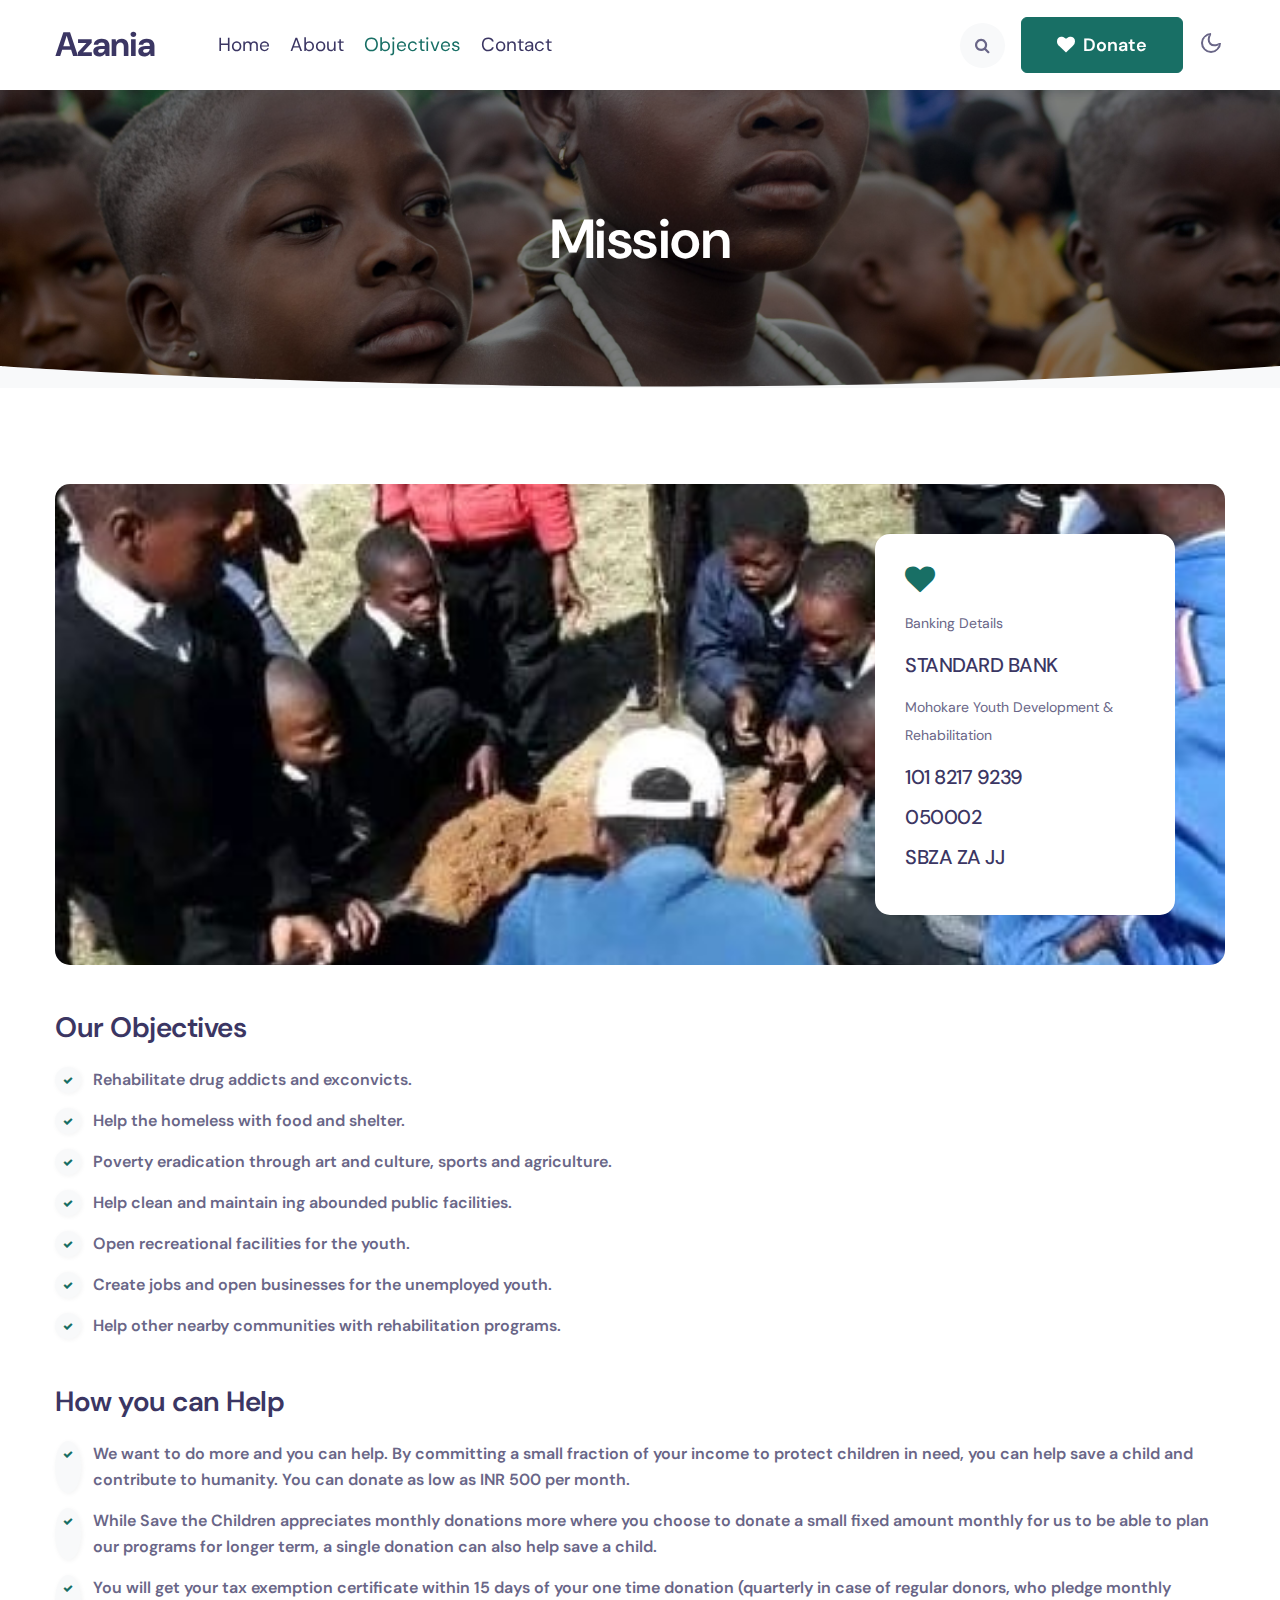
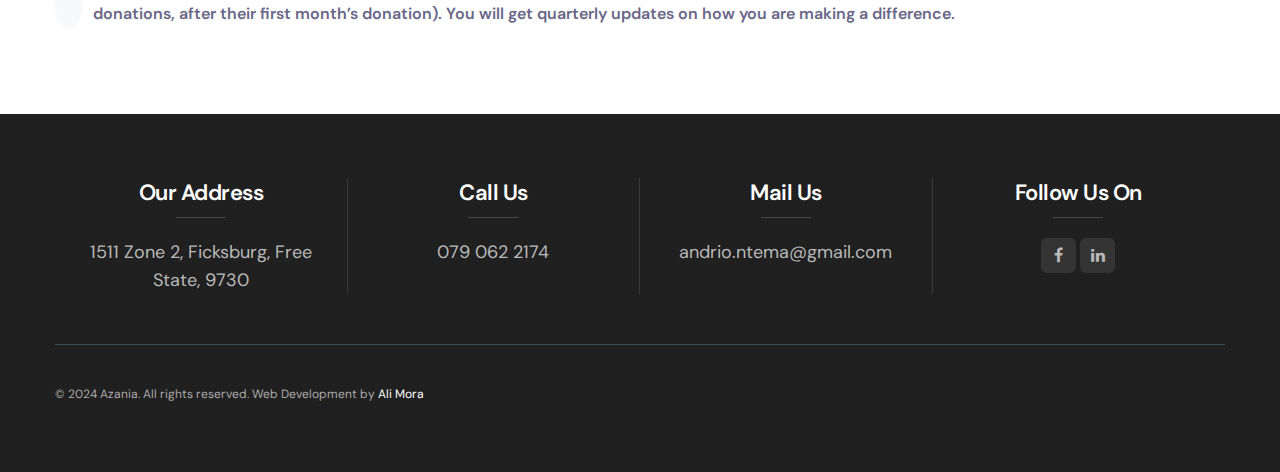
<file: azania/causes.html>
<!--
Author: W3layouts
Author URL: http://w3layouts.com
-->
<!doctype html>
<html lang="en">
  <head>
    <!-- Required meta tags -->
    <meta charset="utf-8">
    <meta name="viewport" content="width=device-width, initial-scale=1, shrink-to-fit=no">

    <title>Azania - NPO</title>

    <link href="//fonts.googleapis.com/css2?family=DM+Sans:wght@400;700&display=swap" rel="stylesheet">
    
    <!-- Template CSS -->
    <link rel="stylesheet" href="assets/css/style-starter.css">
  </head>
  <body>
<!--header-->
<header id="site-header" class="fixed-top">
  <div class="container">
    <nav class="navbar navbar-expand-lg stroke">
      <h1><a class="navbar-brand mr-lg-5" href="index.html">
        <!-- <img src="assets/images/logo.png" alt="Your logo" title="Your logo" /> -->
        Azania
        </a></h1>
      <!-- if logo is image enable this   
    <a class="navbar-brand" href="#index.html">
        <img src="image-path" alt="Your logo" title="Your logo" style="height:35px;" />
    </a> -->
      <button class="navbar-toggler  collapsed bg-gradient" type="button" data-toggle="collapse"
        data-target="#navbarTogglerDemo02" aria-controls="navbarTogglerDemo02" aria-expanded="false"
        aria-label="Toggle navigation">
        <span class="navbar-toggler-icon fa icon-expand fa-bars"></span>
        <span class="navbar-toggler-icon fa icon-close fa-times"></span>
        </span>
      </button>

      <div class="collapse navbar-collapse" id="navbarTogglerDemo02">
        <ul class="navbar-nav w-100">
          <li class="nav-item @@home__active">
            <a class="nav-link" href="index.html">Home <span class="sr-only">(current)</span></a>
          </li>
          <li class="nav-item @@about__active">
            <a class="nav-link" href="about.html">About</a>
          </li>
          <li class="nav-item active">
            <a class="nav-link" href="causes.html">Objectives</a>
          </li>
          <li class="nav-item @@contact__active">
            <a class="nav-link" href="contact.html">Contact</a>
          </li>
          <li class="ml-lg-auto mr-lg-0 m-auto">
            <!--/search-right-->
            <div class="search-right">
              <a href="#search" title="search"><span class="fa fa-search" aria-hidden="true"></span></a>
              <!-- search popup -->
              <div id="search" class="pop-overlay">
                  <div class="popup">
                      <h4 class="mb-3">Search here</h4>
                      <form action="error.html" method="GET" class="search-box">
                          <input type="search" placeholder="Enter Keyword" name="search" required="required"
                              autofocus="">
                          <button type="submit" class="btn btn-style btn-primary">Search</button>
                      </form>

                  </div>
                  <a class="close" href="#close">×</a>
              </div>
              <!-- /search popup -->
          </div>
          <!--//search-right-->
          </li>
          <li class="align-self">
            <a href="#donate" class="btn btn-style btn-primary ml-lg-3 mr-lg-2"><span class="fa fa-heart mr-1"></span> Donate</a>
          </li>
        </ul>
      </div>
      <!-- toggle switch for light and dark theme -->
      <div class="mobile-position">
        <nav class="navigation">
          <div class="theme-switch-wrapper">
            <label class="theme-switch" for="checkbox">
              <input type="checkbox" id="checkbox">
              <div class="mode-container">
                <i class="gg-sun"></i>
                <i class="gg-moon"></i>
              </div>
            </label>
          </div>
        </nav>
      </div>
      <!-- //toggle switch for light and dark theme -->
    </nav>
  </div>
</header>
<!-- //header -->
<div class="inner-banner">
    <section class="w3l-breadcrumb py-5">
        <div class="container py-lg-5 py-md-3">
            <h2 class="title">Mission</h2>
        </div>
    </section>
</div>
<!-- banner bottom shape -->
<div class="position-relative">
    <div class="shape overflow-hidden">
        <svg viewBox="0 0 2880 48" fill="none" xmlns="http://www.w3.org/2000/svg">
            <path d="M0 48H1437.5H2880V0H2160C1442.5 52 720 0 720 0H0V48Z" fill="currentColor"></path>
        </svg>
    </div>
</div>
<!-- banner bottom shape -->
<!--/causes-sec-->
<!-- <div class="w3-services py-5">
    <div class="container py-lg-4 py-md-3">
        <div class="row w3-services-grids">
            <div class="col-lg-4 col-md-6 causes-grid">
                <div class="causes-grid-info">
                    <a href="#cause" class="cause-title-wrap">
                        <p class="title">Medicine </p>
                        <h4 class="cause-title">Help From Injuries
                        </h4>
                        <p class="counter-inherit">
                            $86,800 Donated of $310,000
                        </p>
                    </a>
                    <div class="barWrapper my-4">
                        <div class="progress-box">
                            <div class="progress" data-value="60">
                                <div class="progress-bar" role="progressbar" aria-valuenow="60" aria-valuemin="0"
                                    aria-valuemax="100" style="width: 60%;">
                                    <div class="value-holder"><span class="value"></span></div>
                                </div>
                            </div>
                        </div>
                    </div>
                    <a href="#cause"><img src="assets/images/blog1.jpg" class="img-fuild radius-image-full"
                            alt=""></a>
                </div>
            </div>
            <div class="col-lg-4 col-md-6 causes-grid">
                <div class="causes-grid-info">
                    <a href="#cause" class="cause-title-wrap">
                        <p class="title">Homeless </p>
                        <h4 class="cause-title">Clean Water for all
                        </h4>
                        <p class="counter-inherit">
                            $86,800 Donated of $310,000
                        </p>
                    </a>
                    <div class="barWrapper my-4">
                        <div class="progress-box">
                            <div class="progress" data-value="70">
                                <div class="progress-bar" role="progressbar" aria-valuenow="80" aria-valuemin="0"
                                    aria-valuemax="100" style="width: 80%;">
                                    <div class="value-holder"><span class="value"></span></div>
                                </div>
                            </div>
                        </div>
                    </div>
                    <a href="#cause"><img src="assets/images/blog2.jpg" class="img-fuild radius-image-full" alt=""></a>
                </div>
            </div>
            <div class="col-lg-4 col-md-6 causes-grid">
                <div class="causes-grid-info">
                    <a href="#cause" class="cause-title-wrap">
                        <p class="title">Education </p>
                        <h4 class="cause-title">Education for all
                        </h4>
                        <p class="counter-inherit">
                            $86,800 Donated of $310,000
                        </p>
                    </a>
                    <div class="barWrapper my-4">
                        <div class="progress-box">
                            <div class="progress" data-value="70">
                                <div class="progress-bar" role="progressbar" aria-valuenow="70" aria-valuemin="0"
                                    aria-valuemax="100" style="width: 70%;">
                                    <div class="value-holder"><span class="value"></span></div>
                                </div>
                            </div>
                        </div>
                    </div>
                    <a href="#cause"><img src="assets/images/blog3.jpg" class="img-fuild radius-image-full" alt=""></a>
                </div>
            </div>
            <div class="col-lg-4 col-md-6 causes-grid">
                <div class="causes-grid-info">
                    <a href="#cause" class="cause-title-wrap">
                        <p class="title">Food </p>
                        <h4 class="cause-title">Food for Hungry
                        </h4>
                        <p class="counter-inherit">
                            $86,800 Donated of $310,000
                        </p>
                    </a>
                    <div class="barWrapper my-4">
                        <div class="progress-box">
                            <div class="progress" data-value="60">
                                <div class="progress-bar" role="progressbar" aria-valuenow="60" aria-valuemin="0"
                                    aria-valuemax="100" style="width: 60%;">
                                    <div class="value-holder"><span class="value"></span></div>
                                </div>
                            </div>
                        </div>
                    </div>
                    <a href="#cause"><img src="assets/images/blog4.jpg" class="img-fuild radius-image-full" alt=""></a>
                </div>
            </div>
            <div class="col-lg-4 col-md-6 causes-grid">
                <div class="causes-grid-info">
                    <a href="#cause" class="cause-title-wrap">
                        <p class="title">Shelter </p>
                        <h4 class="cause-title">Shelter for Homeless
                        </h4>
                        <p class="counter-inherit">
                            $86,800 Donated of $310,000
                        </p>
                    </a>
                    <div class="barWrapper my-4">
                        <div class="progress-box">
                            <div class="progress" data-value="70">
                                <div class="progress-bar" role="progressbar" aria-valuenow="80" aria-valuemin="0"
                                    aria-valuemax="100" style="width: 80%;">
                                    <div class="value-holder"><span class="value"></span></div>
                                </div>
                            </div>
                        </div>
                    </div>
                    <a href="#cause"><img src="assets/images/blog5.jpg" class="img-fuild radius-image-full" alt=""></a>
                </div>
            </div>
            <div class="col-lg-4 col-md-6 causes-grid">
                <div class="causes-grid-info">
                    <a href="#cause" class="cause-title-wrap">
                        <p class="title">Medicine </p>
                        <h4 class="cause-title">Help From Injuries
                        </h4>
                        <p class="counter-inherit">
                            $86,800 Donated of $310,000
                        </p>
                    </a>
                    <div class="barWrapper my-4">
                        <div class="progress-box">
                            <div class="progress" data-value="70">
                                <div class="progress-bar" role="progressbar" aria-valuenow="70" aria-valuemin="0"
                                    aria-valuemax="100" style="width: 70%;">
                                    <div class="value-holder"><span class="value"></span></div>
                                </div>
                            </div>
                        </div>
                    </div>
                    <a href="#cause"><img src="assets/images/blog6.jpg" class="img-fuild radius-image-full" alt=""></a>
                </div>
            </div>
        </div>
    </div>
</div> -->
<!--/causes-sec-->
<section class="w3l-aboutblock2" id="story">
    <div class="py-5">
      <div class="container">
        <div class="donar-img2 mt-5">
        <div class="right-side">
            <span class="fa fa-heart"></span>
            <p>Banking Details</p>
            <h5 class="big my-3">STANDARD BANK</h5>
            <p>Mohokare Youth Development & Rehabilitation</p>
            <h5 class="big my-3">101 8217 9239</h5>
            <h5 class="big my-3">050002</h5>
            <h5 class="big my-3">SBZA ZA JJ</h5>
           </div>
        </div>
    </div>
        <div class="container py-lg-4 py-md-3 mt-4">
            <div class="cwp4-two">
                <div class="cwp4-text">
                    <h3 class="title-big">Our Objectives</h3>
                    <ul class="cont-4 mt-4">
                        <li><span class="fa fa-check"></span>Rehabilitate drug addicts and exconvicts.</li>
                        <li><span class="fa fa-check"></span>Help the homeless with food and shelter.</li>
                        <li><span class="fa fa-check"></span>Poverty eradication through art and culture, sports and agriculture.</li>
                        <li><span class="fa fa-check"></span>Help clean and maintain ing abounded public facilities.</li>
                        <li><span class="fa fa-check"></span>Open recreational facilities for the youth.</li>
                        <li><span class="fa fa-check"></span>Create jobs and open businesses for the unemployed youth.</li>
                        <li><span class="fa fa-check"></span>Help other nearby communities with rehabilitation programs.
                        </li>
                    </ul>
                </div>
                <div class="cwp4-text mt-md-5 mt-4">
                    <h3 class="title-big">How you can Help</h3>
                    <ul class="cont-4 mt-4">
                        <li><span class="fa fa-check"></span>We want to do more and you can help. By committing a small
                            fraction of your income to protect children in need, you can help save a child and
                            contribute to humanity. You can donate as low as INR 500 per month.</li>
                        <li><span class="fa fa-check"></span> While Save the Children appreciates monthly donations more
                            where you choose to donate a small
                            fixed amount monthly for us to be able to plan our programs for longer term, a single
                            donation
                            can also help save a child.</li>
                        <li><span class="fa fa-check"></span>You will get your tax exemption certificate within 15 days
                            of your one time donation (quarterly in case of regular donors, who pledge monthly
                            donations, after their first month’s donation). You will get quarterly updates on how you
                            are making a difference.</li>
                    </ul>
                </div>
            </div>
        </div>
    </div>
</section>

<!-- footer 14 -->
<div class="w3l-footer-main">
  <div class="w3l-sub-footer-content">
      
      <!-- Footers-14 -->
      <footer class="footer-14">
          <div id="footers14-block">
              <div class="container">
                  <div class="footers20-content">
                    <div class="d-grid grid-col-4 grids-content">
                      <div class="column">
                          <h4>Our Address</h4>
                            <p>1511 Zone 2, Ficksburg, Free State, 9730</p>
                      </div>
                      <div class="column">
                          <h4>Call Us</h4>
                         
                          <p><a href="tel:079 062 2174">079 062 2174</a></p>
                      </div>
                      <div class="column">
                          <h4>Mail Us</h4>
                          <p><a href="mailto:andrio.ntema@gmail.com">andrio.ntema@gmail.com</a></p>
                      </div>
                        <div class="column">
                            <h4>Follow Us On</h4>
                            <ul>
                                <li><a href="#facebook"><span class="fa fa-facebook"
                                            aria-hidden="true"></span></a>
                                </li>
                                <li><a href="#linkedin"><span class="fa fa-linkedin"
                                            aria-hidden="true"></span></a>
                                </li>
                               
                             
                            </ul>
                        </div>
                    </div>
                  </div>
                  <div class="footers14-bottom d-flex">
                      <div class="copyright">
                          <p>© 2024 Azania. All rights reserved. Web Development by <a href="https://alimora-portfolio.vercel.app/" target="_blank">Ali Mora</a></p>
                      </div>
                   
                  </div>
              </div>
          </div>
          <!-- move top -->
          <button onclick="topFunction()" id="movetop" title="Go to top">
              &uarr;
          </button>
          <script>
              // When the user scrolls down 20px from the top of the document, show the button
              window.onscroll = function () {
                  scrollFunction()
              };

              function scrollFunction() {
                  if (document.body.scrollTop > 20 || document.documentElement.scrollTop > 20) {
                      document.getElementById("movetop").style.display = "block";
                  } else {
                      document.getElementById("movetop").style.display = "none";
                  }
              }

              // When the user clicks on the button, scroll to the top of the document
              function topFunction() {
                  document.body.scrollTop = 0;
                  document.documentElement.scrollTop = 0;
              }
          </script>
          <!-- /move top -->

      </footer>
      <!-- Footers-14 -->
  </div>
</div>
<!-- //footer 14 -->

<script src="assets/js/jquery-3.3.1.min.js"></script> <!-- Common jquery plugin -->

<script src="assets/js/theme-change.js"></script><!-- theme switch js (light and dark)-->
<script src="assets/js/owl.carousel.js"></script>

<!-- script for banner slider-->
<script>
  $(document).ready(function () {
    $('.owl-one').owlCarousel({
      loop: true,
      dots: false,
      margin: 0,
      nav: true,
      responsiveClass: true,
      autoplay: true,
      autoplayTimeout: 5000,
      autoplaySpeed: 1000,
      autoplayHoverPause: false,
      responsive: {
        0: {
          items: 1
        },
        480: {
          items: 1
        },
        667: {
          items: 1
        },
        1000: {
          items: 1
        }
      }
    })
  })
</script>
<!-- //script -->

<!-- script for tesimonials carousel slider -->
<script>
  $(document).ready(function () {
    $("#owl-demo1").owlCarousel({
      loop: true,
      margin: 20,
      nav: false,
      responsiveClass: true,
      responsive: {
        0: {
          items: 1
        },
        736: {
          items: 1
        },
        1000: {
          items: 2,
          loop: false
        }
      }
    })
  })
</script>
<!-- //script for tesimonials carousel slider -->

<script src="assets/js/counter.js"></script>

<!--/MENU-JS-->
<script>
  $(window).on("scroll", function () {
    var scroll = $(window).scrollTop();

    if (scroll >= 80) {
      $("#site-header").addClass("nav-fixed");
    } else {
      $("#site-header").removeClass("nav-fixed");
    }
  });

  //Main navigation Active Class Add Remove
  $(".navbar-toggler").on("click", function () {
    $("header").toggleClass("active");
  });
  $(document).on("ready", function () {
    if ($(window).width() > 991) {
      $("header").removeClass("active");
    }
    $(window).on("resize", function () {
      if ($(window).width() > 991) {
        $("header").removeClass("active");
      }
    });
  });
</script>
<!--//MENU-JS-->

<!-- disable body scroll which navbar is in active -->
<script>
  $(function () {
    $('.navbar-toggler').click(function () {
      $('body').toggleClass('noscroll');
    })
  });
</script>
<!-- //disable body scroll which navbar is in active -->

<!--bootstrap-->
<script src="assets/js/bootstrap.min.js"></script>
<!-- //bootstrap-->
</body>

</html>
</file>
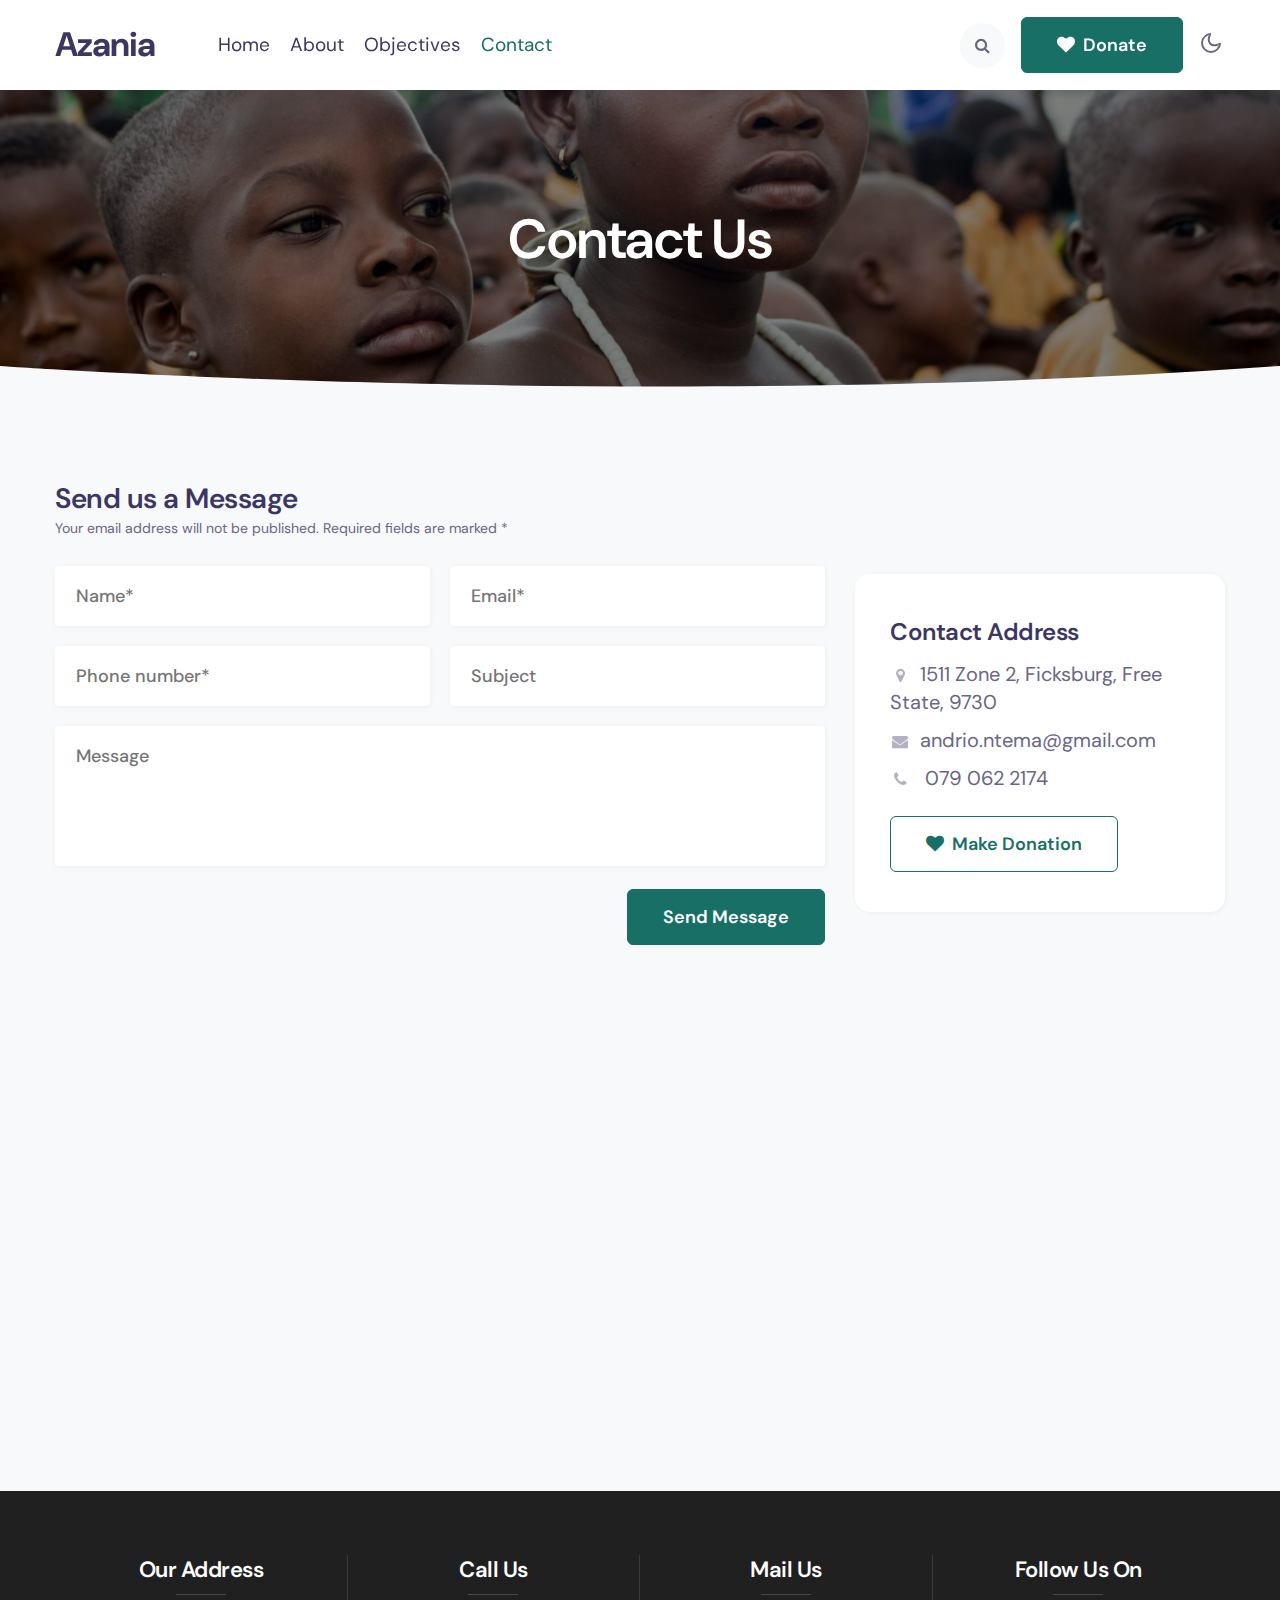
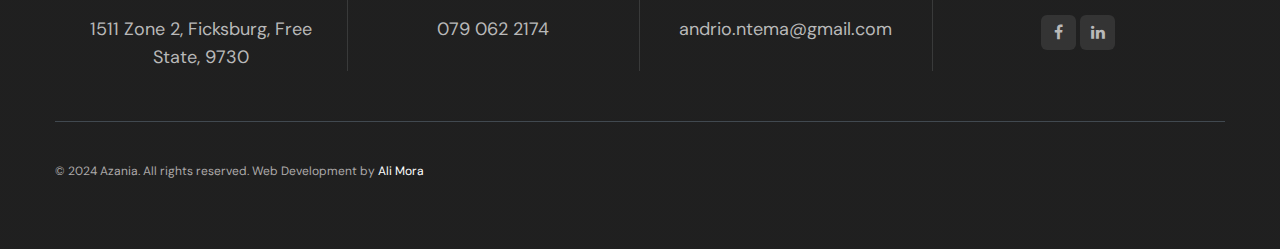
<file: azania/contact.html>
<!--
Author: W3layouts
Author URL: http://w3layouts.com
-->
<!doctype html>
<html lang="en">
  <head>
    <!-- Required meta tags -->
    <meta charset="utf-8">
    <meta name="viewport" content="width=device-width, initial-scale=1, shrink-to-fit=no">

    <title>Azania - NPO</title>

    <link href="//fonts.googleapis.com/css2?family=DM+Sans:wght@400;700&display=swap" rel="stylesheet">
    
    <!-- Template CSS -->
    <link rel="stylesheet" href="assets/css/style-starter.css">
  </head>
  <body>
<!--header-->
<header id="site-header" class="fixed-top">
  <div class="container">
    <nav class="navbar navbar-expand-lg stroke">
      <h1><a class="navbar-brand mr-lg-5" href="index.html">
        <!-- <img src="assets/images/logo.png" alt="Your logo" title="Your logo" /> -->
        Azania
        </a></h1>
      <!-- if logo is image enable this   
    <a class="navbar-brand" href="#index.html">
        <img src="image-path" alt="Your logo" title="Your logo" style="height:35px;" />
    </a> -->
      <button class="navbar-toggler  collapsed bg-gradient" type="button" data-toggle="collapse"
        data-target="#navbarTogglerDemo02" aria-controls="navbarTogglerDemo02" aria-expanded="false"
        aria-label="Toggle navigation">
        <span class="navbar-toggler-icon fa icon-expand fa-bars"></span>
        <span class="navbar-toggler-icon fa icon-close fa-times"></span>
        </span>
      </button>

      <div class="collapse navbar-collapse" id="navbarTogglerDemo02">
        <ul class="navbar-nav w-100">
          <li class="nav-item @@home__active">
            <a class="nav-link" href="index.html">Home <span class="sr-only">(current)</span></a>
          </li>
          <li class="nav-item @@about__active">
            <a class="nav-link" href="about.html">About</a>
          </li>
          <li class="nav-item @@causes__active">
            <a class="nav-link" href="causes.html">Objectives</a>
          </li>
          <li class="nav-item active">
            <a class="nav-link" href="contact.html">Contact</a>
          </li>
          <li class="ml-lg-auto mr-lg-0 m-auto">
            <!--/search-right-->
            <div class="search-right">
              <a href="#search" title="search"><span class="fa fa-search" aria-hidden="true"></span></a>
              <!-- search popup -->
              <div id="search" class="pop-overlay">
                  <div class="popup">
                      <h4 class="mb-3">Search here</h4>
                      <form action="error.html" method="GET" class="search-box">
                          <input type="search" placeholder="Enter Keyword" name="search" required="required"
                              autofocus="">
                          <button type="submit" class="btn btn-style btn-primary">Search</button>
                      </form>

                  </div>
                  <a class="close" href="#close">×</a>
              </div>
              <!-- /search popup -->
          </div>
          <!--//search-right-->
          </li>
          <li class="align-self">
            <a href="donate.html" class="btn btn-style btn-primary ml-lg-3 mr-lg-2"><span class="fa fa-heart mr-1"></span> Donate</a>
          </li>
        </ul>
      </div>
      <!-- toggle switch for light and dark theme -->
      <div class="mobile-position">
        <nav class="navigation">
          <div class="theme-switch-wrapper">
            <label class="theme-switch" for="checkbox">
              <input type="checkbox" id="checkbox">
              <div class="mode-container">
                <i class="gg-sun"></i>
                <i class="gg-moon"></i>
              </div>
            </label>
          </div>
        </nav>
      </div>
      <!-- //toggle switch for light and dark theme -->
    </nav>
  </div>
</header>
<!-- //header -->
<div class="inner-banner">
    <section class="w3l-breadcrumb py-5">
        <div class="container py-lg-5 py-md-3">
            <h2 class="title">Contact Us</h2>
        </div>
    </section>
</div>
<!-- banner bottom shape -->
<div class="position-relative">
    <div class="shape overflow-hidden">
        <svg viewBox="0 0 2880 48" fill="none" xmlns="http://www.w3.org/2000/svg">
            <path d="M0 48H1437.5H2880V0H2160C1442.5 52 720 0 720 0H0V48Z" fill="currentColor"></path>
        </svg>
    </div>
</div>
<!-- banner bottom shape -->
<!-- contacts -->
<section class="w3l-contact-7 py-5" id="contact">
    <div class="contacts-9 py-lg-5 py-md-4">
        <div class="container">
            <div class="top-map">
                <div class="row map-content-9">
                    <div class="col-lg-8">
                        <h3 class="title-big">Send us a Message</h3>
                        <p class="mb-4 mt-lg-0 mt-2">Your email address will not be published. Required fields are marked *</p>
                        <form action="https://sendmail.w3layouts.com/submitForm" method="post" class="text-right">
                            <div class="form-grid">
                                <input type="text" name="w3lName" id="w3lName" placeholder="Name*" required="">
                                <input type="email" name="w3lSender" id="w3lSender" placeholder="Email*" required="">
                                <input type="text" name="w3lPhone" id="w3lPhone" placeholder="Phone number*"
                                    required="">
                                <input type="text" name="w3lSubject" id="w3lSubject" placeholder="Subject">
                            </div>
                            <textarea name="w3lMessage" id="w3lMessage" placeholder="Message"></textarea>
                            <button type="submit" class="btn btn-primary btn-style mt-3">Send Message</button>
                        </form>
                    </div>
                    <div class="col-lg-4 cont-details">
                        <address>
                            <h5 class="">Contact Address</h5>
                            <p><span class="fa fa-map-marker"></span>1511 Zone 2, Ficksburg, Free State, 9730</p>
                            <p> <a href="mailto:andrio.ntema@gmail.com"><span
                                        class="fa fa-envelope"></span>andrio.ntema@gmail.com</a></p>
                            <p><span class="fa fa-phone"></span><a href="tel:+44-000-888-999"> 079 062 2174</a></p>
                            <a href="donate.html" class="btn btn-style btn-outline-primary mt-4">
                                <span class="fa fa-heart mr-1"></span> Make Donation</a>
                        </address>
                    </div>
                </div>
            </div>
        </div>
    </div>
</section>
<!-- //contacts -->
<div class="map">
    <iframe
        src="https://www.google.com/maps/embed?pb=!1m18!1m12!1m3!1d55904.697123953534!2d27.83574435652811!3d-28.86732207057771!2m3!1f0!2f0!3f0!3m2!1i1024!2i768!4f13.1!3m3!1m2!1s0x1e8d9f006c064437%3A0x43612ed217010c47!2sFicksburg%2C%209730!5e0!3m2!1sen!2sza!4v1701241882263!5m2!1sen!2sza"
        frameborder="0" style="border:0" allowfullscreen=""></iframe>
        
</div>
<!-- footer 14 -->
<div class="w3l-footer-main">
  <div class="w3l-sub-footer-content">
      
      <!-- Footers-14 -->
      <footer class="footer-14">
          <div id="footers14-block">
              <div class="container">
                  <div class="footers20-content">
                    <div class="d-grid grid-col-4 grids-content">
                      <div class="column">
                          <h4>Our Address</h4>
                            <p>1511 Zone 2, Ficksburg, Free State, 9730</p>
                      </div>
                      <div class="column">
                          <h4>Call Us</h4>
                         
                          <p><a href="tel:079 062 2174">079 062 2174</a></p>
                      </div>
                      <div class="column">
                          <h4>Mail Us</h4>
                          <p><a href="mailto:andrio.ntema@gmail.com">andrio.ntema@gmail.com</a></p>
                      </div>
                        <div class="column">
                            <h4>Follow Us On</h4>
                            <ul>
                                <li><a href="#facebook"><span class="fa fa-facebook"
                                            aria-hidden="true"></span></a>
                                </li>
                                <li><a href="#linkedin"><span class="fa fa-linkedin"
                                            aria-hidden="true"></span></a>
                                </li>
                               
                             
                            </ul>
                        </div>
                    </div>
                  </div>
                  <div class="footers14-bottom d-flex">
                      <div class="copyright">
                          <p>© 2024 Azania. All rights reserved. Web Development by <a href="https://alimora-portfolio.vercel.app/" target="_blank">Ali Mora</a></p>
                      </div>
                   
                  </div>
              </div>
          </div>
          <!-- move top -->
          <button onclick="topFunction()" id="movetop" title="Go to top">
              &uarr;
          </button>
          <script>
              // When the user scrolls down 20px from the top of the document, show the button
              window.onscroll = function () {
                  scrollFunction()
              };

              function scrollFunction() {
                  if (document.body.scrollTop > 20 || document.documentElement.scrollTop > 20) {
                      document.getElementById("movetop").style.display = "block";
                  } else {
                      document.getElementById("movetop").style.display = "none";
                  }
              }

              // When the user clicks on the button, scroll to the top of the document
              function topFunction() {
                  document.body.scrollTop = 0;
                  document.documentElement.scrollTop = 0;
              }
          </script>
          <!-- /move top -->

      </footer>
      <!-- Footers-14 -->
  </div>
</div>
<!-- //footer 14 -->

<script src="assets/js/jquery-3.3.1.min.js"></script> <!-- Common jquery plugin -->

<script src="assets/js/theme-change.js"></script><!-- theme switch js (light and dark)-->
<script src="assets/js/owl.carousel.js"></script>

<!-- script for banner slider-->
<script>
  $(document).ready(function () {
    $('.owl-one').owlCarousel({
      loop: true,
      dots: false,
      margin: 0,
      nav: true,
      responsiveClass: true,
      autoplay: true,
      autoplayTimeout: 5000,
      autoplaySpeed: 1000,
      autoplayHoverPause: false,
      responsive: {
        0: {
          items: 1
        },
        480: {
          items: 1
        },
        667: {
          items: 1
        },
        1000: {
          items: 1
        }
      }
    })
  })
</script>
<!-- //script -->

<!-- script for tesimonials carousel slider -->
<script>
  $(document).ready(function () {
    $("#owl-demo1").owlCarousel({
      loop: true,
      margin: 20,
      nav: false,
      responsiveClass: true,
      responsive: {
        0: {
          items: 1
        },
        736: {
          items: 1
        },
        1000: {
          items: 2,
          loop: false
        }
      }
    })
  })
</script>
<!-- //script for tesimonials carousel slider -->

<script src="assets/js/counter.js"></script>

<!--/MENU-JS-->
<script>
  $(window).on("scroll", function () {
    var scroll = $(window).scrollTop();

    if (scroll >= 80) {
      $("#site-header").addClass("nav-fixed");
    } else {
      $("#site-header").removeClass("nav-fixed");
    }
  });

  //Main navigation Active Class Add Remove
  $(".navbar-toggler").on("click", function () {
    $("header").toggleClass("active");
  });
  $(document).on("ready", function () {
    if ($(window).width() > 991) {
      $("header").removeClass("active");
    }
    $(window).on("resize", function () {
      if ($(window).width() > 991) {
        $("header").removeClass("active");
      }
    });
  });
</script>
<!--//MENU-JS-->

<!-- disable body scroll which navbar is in active -->
<script>
  $(function () {
    $('.navbar-toggler').click(function () {
      $('body').toggleClass('noscroll');
    })
  });
</script>
<!-- //disable body scroll which navbar is in active -->

<!--bootstrap-->
<script src="assets/js/bootstrap.min.js"></script>
<!-- //bootstrap-->
</body>

</html>
</file>
<file: azania/assets/css/style-starter.css>
@charset "UTF-8";
/*--
Author: W3layouts
Author URL: http://w3layouts.com
--*/
/*!
 * Bootstrap v4.4.1 (https://getbootstrap.com/)
 * Copyright 2011-2019 The Bootstrap Authors
 * Copyright 2011-2019 Twitter, Inc.
 * Licensed under MIT (https://github.com/twbs/bootstrap/blob/master/LICENSE)
 */
:root {
  --blue: #007bff;
  --indigo: #6610f2;
  --purple: #6f42c1;
  --pink: #e83e8c;
  --red: #dc3545;
  --orange: #fd7e14;
  --yellow: #ffc107;
  --green: #28a745;
  --teal: #20c997;
  --cyan: #17a2b8;
  --white: #fff;
  --gray: #6c757d;
  --gray-dark: #343a40;
  --primary: #186F65;
  --secondary: #6c757d;
  --success: #28a745;
  --info: #17a2b8;
  --warning: #ffc107;
  --danger: #dc3545;
  --light: #f8f9fa;
  --dark: #343a40;
  --breakpoint-xs: 0;
  --breakpoint-sm: 576px;
  --breakpoint-md: 768px;
  --breakpoint-lg: 992px;
  --breakpoint-xl: 1200px;
  --font-family-sans-serif: -apple-system, BlinkMacSystemFont, "Segoe UI", Roboto, "Helvetica Neue", Arial, "Noto Sans", sans-serif, "Apple Color Emoji", "Segoe UI Emoji", "Segoe UI Symbol", "Noto Color Emoji";
  --font-family-monospace: SFMono-Regular, Menlo, Monaco, Consolas, "Liberation Mono", "Courier New", monospace; }

*,
*::before,
*::after {
  box-sizing: border-box; }

html {
  font-family: sans-serif;
  line-height: 1.15;
  -webkit-text-size-adjust: 100%;
  -webkit-tap-highlight-color: rgba(0, 0, 0, 0); }

article, aside, figcaption, figure, footer, header, hgroup, main, nav, section {
  display: block; }

body {
  margin: 0;
  font-family: -apple-system, BlinkMacSystemFont, "Segoe UI", Roboto, "Helvetica Neue", Arial, "Noto Sans", sans-serif, "Apple Color Emoji", "Segoe UI Emoji", "Segoe UI Symbol", "Noto Color Emoji";
  font-size: 1rem;
  font-weight: 400;
  line-height: 1.5;
  color: #212529;
  text-align: left;
  background-color: #fff; }

[tabindex="-1"]:focus:not(:focus-visible) {
  outline: 0 !important; }

hr {
  box-sizing: content-box;
  height: 0;
  overflow: visible; }

h1, h2, h3, h4, h5, h6 {
  margin-top: 0;
  margin-bottom: 0.5rem; }

p {
  margin-top: 0;
  margin-bottom: 1rem;
  font-size: 12px;
}


abbr[title],
abbr[data-original-title] {
  text-decoration: underline;
  -webkit-text-decoration: underline dotted;
          text-decoration: underline dotted;
  cursor: help;
  border-bottom: 0;
  -webkit-text-decoration-skip-ink: none;
          text-decoration-skip-ink: none; }

address {
  margin-bottom: 1rem;
  font-style: normal;
  line-height: inherit; }

ol,
ul,
dl {
  margin-top: 0;
  margin-bottom: 1rem; }

ol ol,
ul ul,
ol ul,
ul ol {
  margin-bottom: 0; }

dt {
  font-weight: 700; }

dd {
  margin-bottom: .5rem;
  margin-left: 0; }

blockquote {
  margin: 0 0 1rem; }

b,
strong {
  font-weight: bolder; }

small {
  font-size: 80%; }

sub,
sup {
  position: relative;
  font-size: 75%;
  line-height: 0;
  vertical-align: baseline; }

sub {
  bottom: -.25em; }

sup {
  top: -.5em; }

a {
  color: #186F65;
  text-decoration: none;
  background-color: transparent; }
  a:hover {
    color: #b33900;
    text-decoration: underline; }

a:not([href]) {
  color: inherit;
  text-decoration: none; }
  a:not([href]):hover {
    color: inherit;
    text-decoration: none; }

pre,
code,
kbd,
samp {
  font-family: SFMono-Regular, Menlo, Monaco, Consolas, "Liberation Mono", "Courier New", monospace;
  font-size: 1em; }

pre {
  margin-top: 0;
  margin-bottom: 1rem;
  overflow: auto; }

figure {
  margin: 0 0 1rem; }

img {
  vertical-align: middle;
  border-style: none; }

svg {
  overflow: hidden;
  vertical-align: middle; }

table {
  border-collapse: collapse; }

caption {
  padding-top: 0.75rem;
  padding-bottom: 0.75rem;
  color: #6c757d;
  text-align: left;
  caption-side: bottom; }

th {
  text-align: inherit; }

label {
  display: inline-block;
  margin-bottom: 0.5rem; }

button {
  border-radius: 0; }

button:focus {
  outline: 1px dotted;
  outline: 5px auto -webkit-focus-ring-color; }

input,
button,
select,
optgroup,
textarea {
  margin: 0;
  font-family: inherit;
  font-size: inherit;
  line-height: inherit; }

button,
input {
  overflow: visible; }

button,
select {
  text-transform: none; }

select {
  word-wrap: normal; }

button,
[type="button"],
[type="reset"],
[type="submit"] {
  -webkit-appearance: button; }

button:not(:disabled),
[type="button"]:not(:disabled),
[type="reset"]:not(:disabled),
[type="submit"]:not(:disabled) {
  cursor: pointer; }

button::-moz-focus-inner,
[type="button"]::-moz-focus-inner,
[type="reset"]::-moz-focus-inner,
[type="submit"]::-moz-focus-inner {
  padding: 0;
  border-style: none; }

input[type="radio"],
input[type="checkbox"] {
  box-sizing: border-box;
  padding: 0; }

input[type="date"],
input[type="time"],
input[type="datetime-local"],
input[type="month"] {
  -webkit-appearance: listbox; }

textarea {
  overflow: auto;
  resize: vertical; }

fieldset {
  min-width: 0;
  padding: 0;
  margin: 0;
  border: 0; }

legend {
  display: block;
  width: 100%;
  max-width: 100%;
  padding: 0;
  margin-bottom: .5rem;
  font-size: 1.5rem;
  line-height: inherit;
  color: inherit;
  white-space: normal; }
  @media (max-width: 1200px) {
    legend {
      font-size: calc(1.275rem + 0.3vw) ; } }

progress {
  vertical-align: baseline; }

[type="number"]::-webkit-inner-spin-button,
[type="number"]::-webkit-outer-spin-button {
  height: auto; }

[type="search"] {
  outline-offset: -2px;
  -webkit-appearance: none; }

[type="search"]::-webkit-search-decoration {
  -webkit-appearance: none; }

::-webkit-file-upload-button {
  font: inherit;
  -webkit-appearance: button; }

output {
  display: inline-block; }

summary {
  display: list-item;
  cursor: pointer; }

template {
  display: none; }

[hidden] {
  display: none !important; }

h1, h2, h3, h4, h5, h6,
.h1, .h2, .h3, .h4, .h5, .h6 {
  margin-bottom: 0.5rem;
  font-weight: 500;
  line-height: 1.2; }

h1, .h1 {
  font-size: 2.5rem; }
  @media (max-width: 1200px) {
    h1, .h1 {
      font-size: calc(1.375rem + 1.5vw) ; } }

h2, .h2 {
  font-size: 2rem; }
  @media (max-width: 1200px) {
    h2, .h2 {
      font-size: calc(1.325rem + 0.9vw) ; } }

h3, .h3 {
  font-size: 1.75rem; }
  @media (max-width: 1200px) {
    h3, .h3 {
      font-size: calc(1.3rem + 0.6vw) ; } }

h4, .h4 {
  font-size: 1.5rem; }
  @media (max-width: 1200px) {
    h4, .h4 {
      font-size: calc(1.275rem + 0.3vw) ; } }

h5, .h5 {
  font-size: 1.25rem; }

h6, .h6 {
  font-size: 1rem; }

.lead {
  font-size: 1.25rem;
  font-weight: 300; }

.display-1 {
  font-size: 6rem;
  font-weight: 300;
  line-height: 1.2; }
  @media (max-width: 1200px) {
    .display-1 {
      font-size: calc(1.725rem + 5.7vw) ; } }

.display-2 {
  font-size: 5.5rem;
  font-weight: 300;
  line-height: 1.2; }
  @media (max-width: 1200px) {
    .display-2 {
      font-size: calc(1.675rem + 5.1vw) ; } }

.display-3 {
  font-size: 4.5rem;
  font-weight: 300;
  line-height: 1.2; }
  @media (max-width: 1200px) {
    .display-3 {
      font-size: calc(1.575rem + 3.9vw) ; } }

.display-4 {
  font-size: 3.5rem;
  font-weight: 300;
  line-height: 1.2; }
  @media (max-width: 1200px) {
    .display-4 {
      font-size: calc(1.475rem + 2.7vw) ; } }

hr {
  margin-top: 1rem;
  margin-bottom: 1rem;
  border: 0;
  border-top: 1px solid rgba(0, 0, 0, 0.1); }

small,
.small {
  font-size: 80%;
  font-weight: 400; }

mark,
.mark {
  padding: 0.2em;
  background-color: #fcf8e3; }

.list-unstyled {
  padding-left: 0;
  list-style: none; }

.list-inline {
  padding-left: 0;
  list-style: none; }

.list-inline-item {
  display: inline-block; }
  .list-inline-item:not(:last-child) {
    margin-right: 0.5rem; }

.initialism {
  font-size: 90%;
  text-transform: uppercase; }

.blockquote {
  margin-bottom: 1rem;
  font-size: 1.25rem; }

.blockquote-footer {
  display: block;
  font-size: 80%;
  color: #6c757d; }
  .blockquote-footer::before {
    content: "\2014\00A0"; }

.img-fluid {
  max-width: 100%;
  height: auto; }

.img-thumbnail {
  padding: 0.25rem;
  background-color: #fff;
  border: 1px solid #dee2e6;
  border-radius: 0.25rem;
  max-width: 100%;
  height: auto; }

.figure {
  display: inline-block; }

.figure-img {
  margin-bottom: 0.5rem;
  line-height: 1; }

.figure-caption {
  font-size: 90%;
  color: #6c757d; }

code {
  font-size: 87.5%;
  color: #e83e8c;
  word-wrap: break-word; }
  a > code {
    color: inherit; }

kbd {
  padding: 0.2rem 0.4rem;
  font-size: 87.5%;
  color: #fff;
  background-color: #212529;
  border-radius: 0.2rem; }
  kbd kbd {
    padding: 0;
    font-size: 100%;
    font-weight: 700; }

pre {
  display: block;
  font-size: 87.5%;
  color: #212529; }
  pre code {
    font-size: inherit;
    color: inherit;
    word-break: normal; }

.pre-scrollable {
  max-height: 340px;
  overflow-y: scroll; }

.container {
  width: 100%;
  padding-right: 15px;
  padding-left: 15px;
  margin-right: auto;
  margin-left: auto; }
  @media (min-width: 576px) {
    .container {
      max-width: 540px; } }
  @media (min-width: 768px) {
    .container {
      max-width: 720px; } }
  @media (min-width: 992px) {
    .container {
      max-width: 960px; } }
  @media (min-width: 1200px) {
    .container {
      max-width: 1140px; } }

.container-fluid, .container-sm, .container-md, .container-lg, .container-xl {
  width: 100%;
  padding-right: 15px;
  padding-left: 15px;
  margin-right: auto;
  margin-left: auto; }

@media (min-width: 576px) {
  .container, .container-sm {
    max-width: 540px; } }

@media (min-width: 768px) {
  .container, .container-sm, .container-md {
    max-width: 720px; } }

@media (min-width: 992px) {
  .container, .container-sm, .container-md, .container-lg {
    max-width: 960px; } }

@media (min-width: 1200px) {
  .container, .container-sm, .container-md, .container-lg, .container-xl {
    max-width: 1140px; } }

.row {
  display: flex;
  flex-wrap: wrap;
  margin-right: -15px;
  margin-left: -15px; }

.no-gutters {
  margin-right: 0;
  margin-left: 0; }
  .no-gutters > .col,
  .no-gutters > [class*="col-"] {
    padding-right: 0;
    padding-left: 0; }

.col-1, .col-2, .col-3, .col-4, .col-5, .col-6, .col-7, .col-8, .col-9, .col-10, .col-11, .col-12, .col,
.col-auto, .col-sm-1, .col-sm-2, .col-sm-3, .col-sm-4, .col-sm-5, .col-sm-6, .col-sm-7, .col-sm-8, .col-sm-9, .col-sm-10, .col-sm-11, .col-sm-12, .col-sm,
.col-sm-auto, .col-md-1, .col-md-2, .col-md-3, .col-md-4, .col-md-5, .col-md-6, .col-md-7, .col-md-8, .col-md-9, .col-md-10, .col-md-11, .col-md-12, .col-md,
.col-md-auto, .col-lg-1, .col-lg-2, .col-lg-3, .col-lg-4, .col-lg-5, .col-lg-6, .col-lg-7, .col-lg-8, .col-lg-9, .col-lg-10, .col-lg-11, .col-lg-12, .col-lg,
.col-lg-auto, .col-xl-1, .col-xl-2, .col-xl-3, .col-xl-4, .col-xl-5, .col-xl-6, .col-xl-7, .col-xl-8, .col-xl-9, .col-xl-10, .col-xl-11, .col-xl-12, .col-xl,
.col-xl-auto {
  position: relative;
  width: 100%;
  padding-right: 15px;
  padding-left: 15px; }

.col {
  flex-basis: 0;
  flex-grow: 1;
  max-width: 100%; }

.row-cols-1 > * {
  flex: 0 0 100%;
  max-width: 100%; }

.row-cols-2 > * {
  flex: 0 0 50%;
  max-width: 50%; }

.row-cols-3 > * {
  flex: 0 0 33.33333%;
  max-width: 33.33333%; }

.row-cols-4 > * {
  flex: 0 0 25%;
  max-width: 25%; }

.row-cols-5 > * {
  flex: 0 0 20%;
  max-width: 20%; }

.row-cols-6 > * {
  flex: 0 0 16.66667%;
  max-width: 16.66667%; }

.col-auto {
  flex: 0 0 auto;
  width: auto;
  max-width: 100%; }

.col-1 {
  flex: 0 0 8.33333%;
  max-width: 8.33333%; }

.col-2 {
  flex: 0 0 16.66667%;
  max-width: 16.66667%; }

.col-3 {
  flex: 0 0 25%;
  max-width: 25%; }

.col-4 {
  flex: 0 0 33.33333%;
  max-width: 33.33333%; }

.col-5 {
  flex: 0 0 41.66667%;
  max-width: 41.66667%; }

.col-6 {
  flex: 0 0 50%;
  max-width: 50%; }

.col-7 {
  flex: 0 0 58.33333%;
  max-width: 58.33333%; }

.col-8 {
  flex: 0 0 66.66667%;
  max-width: 66.66667%; }

.col-9 {
  flex: 0 0 75%;
  max-width: 75%; }

.col-10 {
  flex: 0 0 83.33333%;
  max-width: 83.33333%; }

.col-11 {
  flex: 0 0 91.66667%;
  max-width: 91.66667%; }

.col-12 {
  flex: 0 0 100%;
  max-width: 100%; }

.order-first {
  order: -1; }

.order-last {
  order: 13; }

.order-0 {
  order: 0; }

.order-1 {
  order: 1; }

.order-2 {
  order: 2; }

.order-3 {
  order: 3; }

.order-4 {
  order: 4; }

.order-5 {
  order: 5; }

.order-6 {
  order: 6; }

.order-7 {
  order: 7; }

.order-8 {
  order: 8; }

.order-9 {
  order: 9; }

.order-10 {
  order: 10; }

.order-11 {
  order: 11; }

.order-12 {
  order: 12; }

.offset-1 {
  margin-left: 8.33333%; }

.offset-2 {
  margin-left: 16.66667%; }

.offset-3 {
  margin-left: 25%; }

.offset-4 {
  margin-left: 33.33333%; }

.offset-5 {
  margin-left: 41.66667%; }

.offset-6 {
  margin-left: 50%; }

.offset-7 {
  margin-left: 58.33333%; }

.offset-8 {
  margin-left: 66.66667%; }

.offset-9 {
  margin-left: 75%; }

.offset-10 {
  margin-left: 83.33333%; }

.offset-11 {
  margin-left: 91.66667%; }

@media (min-width: 576px) {
  .col-sm {
    flex-basis: 0;
    flex-grow: 1;
    max-width: 100%; }
  .row-cols-sm-1 > * {
    flex: 0 0 100%;
    max-width: 100%; }
  .row-cols-sm-2 > * {
    flex: 0 0 50%;
    max-width: 50%; }
  .row-cols-sm-3 > * {
    flex: 0 0 33.33333%;
    max-width: 33.33333%; }
  .row-cols-sm-4 > * {
    flex: 0 0 25%;
    max-width: 25%; }
  .row-cols-sm-5 > * {
    flex: 0 0 20%;
    max-width: 20%; }
  .row-cols-sm-6 > * {
    flex: 0 0 16.66667%;
    max-width: 16.66667%; }
  .col-sm-auto {
    flex: 0 0 auto;
    width: auto;
    max-width: 100%; }
  .col-sm-1 {
    flex: 0 0 8.33333%;
    max-width: 8.33333%; }
  .col-sm-2 {
    flex: 0 0 16.66667%;
    max-width: 16.66667%; }
  .col-sm-3 {
    flex: 0 0 25%;
    max-width: 25%; }
  .col-sm-4 {
    flex: 0 0 33.33333%;
    max-width: 33.33333%; }
  .col-sm-5 {
    flex: 0 0 41.66667%;
    max-width: 41.66667%; }
  .col-sm-6 {
    flex: 0 0 50%;
    max-width: 50%; }
  .col-sm-7 {
    flex: 0 0 58.33333%;
    max-width: 58.33333%; }
  .col-sm-8 {
    flex: 0 0 66.66667%;
    max-width: 66.66667%; }
  .col-sm-9 {
    flex: 0 0 75%;
    max-width: 75%; }
  .col-sm-10 {
    flex: 0 0 83.33333%;
    max-width: 83.33333%; }
  .col-sm-11 {
    flex: 0 0 91.66667%;
    max-width: 91.66667%; }
  .col-sm-12 {
    flex: 0 0 100%;
    max-width: 100%; }
  .order-sm-first {
    order: -1; }
  .order-sm-last {
    order: 13; }
  .order-sm-0 {
    order: 0; }
  .order-sm-1 {
    order: 1; }
  .order-sm-2 {
    order: 2; }
  .order-sm-3 {
    order: 3; }
  .order-sm-4 {
    order: 4; }
  .order-sm-5 {
    order: 5; }
  .order-sm-6 {
    order: 6; }
  .order-sm-7 {
    order: 7; }
  .order-sm-8 {
    order: 8; }
  .order-sm-9 {
    order: 9; }
  .order-sm-10 {
    order: 10; }
  .order-sm-11 {
    order: 11; }
  .order-sm-12 {
    order: 12; }
  .offset-sm-0 {
    margin-left: 0; }
  .offset-sm-1 {
    margin-left: 8.33333%; }
  .offset-sm-2 {
    margin-left: 16.66667%; }
  .offset-sm-3 {
    margin-left: 25%; }
  .offset-sm-4 {
    margin-left: 33.33333%; }
  .offset-sm-5 {
    margin-left: 41.66667%; }
  .offset-sm-6 {
    margin-left: 50%; }
  .offset-sm-7 {
    margin-left: 58.33333%; }
  .offset-sm-8 {
    margin-left: 66.66667%; }
  .offset-sm-9 {
    margin-left: 75%; }
  .offset-sm-10 {
    margin-left: 83.33333%; }
  .offset-sm-11 {
    margin-left: 91.66667%; } }

@media (min-width: 768px) {
  .col-md {
    flex-basis: 0;
    flex-grow: 1;
    max-width: 100%; }
  .row-cols-md-1 > * {
    flex: 0 0 100%;
    max-width: 100%; }
  .row-cols-md-2 > * {
    flex: 0 0 50%;
    max-width: 50%; }
  .row-cols-md-3 > * {
    flex: 0 0 33.33333%;
    max-width: 33.33333%; }
  .row-cols-md-4 > * {
    flex: 0 0 25%;
    max-width: 25%; }
  .row-cols-md-5 > * {
    flex: 0 0 20%;
    max-width: 20%; }
  .row-cols-md-6 > * {
    flex: 0 0 16.66667%;
    max-width: 16.66667%; }
  .col-md-auto {
    flex: 0 0 auto;
    width: auto;
    max-width: 100%; }
  .col-md-1 {
    flex: 0 0 8.33333%;
    max-width: 8.33333%; }
  .col-md-2 {
    flex: 0 0 16.66667%;
    max-width: 16.66667%; }
  .col-md-3 {
    flex: 0 0 25%;
    max-width: 25%; }
  .col-md-4 {
    flex: 0 0 33.33333%;
    max-width: 33.33333%; }
  .col-md-5 {
    flex: 0 0 41.66667%;
    max-width: 41.66667%; }
  .col-md-6 {
    flex: 0 0 50%;
    max-width: 50%; }
  .col-md-7 {
    flex: 0 0 58.33333%;
    max-width: 58.33333%; }
  .col-md-8 {
    flex: 0 0 66.66667%;
    max-width: 66.66667%; }
  .col-md-9 {
    flex: 0 0 75%;
    max-width: 75%; }
  .col-md-10 {
    flex: 0 0 83.33333%;
    max-width: 83.33333%; }
  .col-md-11 {
    flex: 0 0 91.66667%;
    max-width: 91.66667%; }
  .col-md-12 {
    flex: 0 0 100%;
    max-width: 100%; }
  .order-md-first {
    order: -1; }
  .order-md-last {
    order: 13; }
  .order-md-0 {
    order: 0; }
  .order-md-1 {
    order: 1; }
  .order-md-2 {
    order: 2; }
  .order-md-3 {
    order: 3; }
  .order-md-4 {
    order: 4; }
  .order-md-5 {
    order: 5; }
  .order-md-6 {
    order: 6; }
  .order-md-7 {
    order: 7; }
  .order-md-8 {
    order: 8; }
  .order-md-9 {
    order: 9; }
  .order-md-10 {
    order: 10; }
  .order-md-11 {
    order: 11; }
  .order-md-12 {
    order: 12; }
  .offset-md-0 {
    margin-left: 0; }
  .offset-md-1 {
    margin-left: 8.33333%; }
  .offset-md-2 {
    margin-left: 16.66667%; }
  .offset-md-3 {
    margin-left: 25%; }
  .offset-md-4 {
    margin-left: 33.33333%; }
  .offset-md-5 {
    margin-left: 41.66667%; }
  .offset-md-6 {
    margin-left: 50%; }
  .offset-md-7 {
    margin-left: 58.33333%; }
  .offset-md-8 {
    margin-left: 66.66667%; }
  .offset-md-9 {
    margin-left: 75%; }
  .offset-md-10 {
    margin-left: 83.33333%; }
  .offset-md-11 {
    margin-left: 91.66667%; } }

@media (min-width: 992px) {
  .col-lg {
    flex-basis: 0;
    flex-grow: 1;
    max-width: 100%; }
  .row-cols-lg-1 > * {
    flex: 0 0 100%;
    max-width: 100%; }
  .row-cols-lg-2 > * {
    flex: 0 0 50%;
    max-width: 50%; }
  .row-cols-lg-3 > * {
    flex: 0 0 33.33333%;
    max-width: 33.33333%; }
  .row-cols-lg-4 > * {
    flex: 0 0 25%;
    max-width: 25%; }
  .row-cols-lg-5 > * {
    flex: 0 0 20%;
    max-width: 20%; }
  .row-cols-lg-6 > * {
    flex: 0 0 16.66667%;
    max-width: 16.66667%; }
  .col-lg-auto {
    flex: 0 0 auto;
    width: auto;
    max-width: 100%; }
  .col-lg-1 {
    flex: 0 0 8.33333%;
    max-width: 8.33333%; }
  .col-lg-2 {
    flex: 0 0 16.66667%;
    max-width: 16.66667%; }
  .col-lg-3 {
    flex: 0 0 25%;
    max-width: 25%; }
  .col-lg-4 {
    flex: 0 0 33.33333%;
    max-width: 33.33333%; }
  .col-lg-5 {
    flex: 0 0 41.66667%;
    max-width: 41.66667%; }
  .col-lg-6 {
    flex: 0 0 50%;
    max-width: 50%; }
  .col-lg-7 {
    flex: 0 0 58.33333%;
    max-width: 58.33333%; }
  .col-lg-8 {
    flex: 0 0 66.66667%;
    max-width: 66.66667%; }
  .col-lg-9 {
    flex: 0 0 75%;
    max-width: 75%; }
  .col-lg-10 {
    flex: 0 0 83.33333%;
    max-width: 83.33333%; }
  .col-lg-11 {
    flex: 0 0 91.66667%;
    max-width: 91.66667%; }
  .col-lg-12 {
    flex: 0 0 100%;
    max-width: 100%; }
  .order-lg-first {
    order: -1; }
  .order-lg-last {
    order: 13; }
  .order-lg-0 {
    order: 0; }
  .order-lg-1 {
    order: 1; }
  .order-lg-2 {
    order: 2; }
  .order-lg-3 {
    order: 3; }
  .order-lg-4 {
    order: 4; }
  .order-lg-5 {
    order: 5; }
  .order-lg-6 {
    order: 6; }
  .order-lg-7 {
    order: 7; }
  .order-lg-8 {
    order: 8; }
  .order-lg-9 {
    order: 9; }
  .order-lg-10 {
    order: 10; }
  .order-lg-11 {
    order: 11; }
  .order-lg-12 {
    order: 12; }
  .offset-lg-0 {
    margin-left: 0; }
  .offset-lg-1 {
    margin-left: 8.33333%; }
  .offset-lg-2 {
    margin-left: 16.66667%; }
  .offset-lg-3 {
    margin-left: 25%; }
  .offset-lg-4 {
    margin-left: 33.33333%; }
  .offset-lg-5 {
    margin-left: 41.66667%; }
  .offset-lg-6 {
    margin-left: 50%; }
  .offset-lg-7 {
    margin-left: 58.33333%; }
  .offset-lg-8 {
    margin-left: 66.66667%; }
  .offset-lg-9 {
    margin-left: 75%; }
  .offset-lg-10 {
    margin-left: 83.33333%; }
  .offset-lg-11 {
    margin-left: 91.66667%; } }

@media (min-width: 1200px) {
  .col-xl {
    flex-basis: 0;
    flex-grow: 1;
    max-width: 100%; }
  .row-cols-xl-1 > * {
    flex: 0 0 100%;
    max-width: 100%; }
  .row-cols-xl-2 > * {
    flex: 0 0 50%;
    max-width: 50%; }
  .row-cols-xl-3 > * {
    flex: 0 0 33.33333%;
    max-width: 33.33333%; }
  .row-cols-xl-4 > * {
    flex: 0 0 25%;
    max-width: 25%; }
  .row-cols-xl-5 > * {
    flex: 0 0 20%;
    max-width: 20%; }
  .row-cols-xl-6 > * {
    flex: 0 0 16.66667%;
    max-width: 16.66667%; }
  .col-xl-auto {
    flex: 0 0 auto;
    width: auto;
    max-width: 100%; }
  .col-xl-1 {
    flex: 0 0 8.33333%;
    max-width: 8.33333%; }
  .col-xl-2 {
    flex: 0 0 16.66667%;
    max-width: 16.66667%; }
  .col-xl-3 {
    flex: 0 0 25%;
    max-width: 25%; }
  .col-xl-4 {
    flex: 0 0 33.33333%;
    max-width: 33.33333%; }
  .col-xl-5 {
    flex: 0 0 41.66667%;
    max-width: 41.66667%; }
  .col-xl-6 {
    flex: 0 0 50%;
    max-width: 50%; }
  .col-xl-7 {
    flex: 0 0 58.33333%;
    max-width: 58.33333%; }
  .col-xl-8 {
    flex: 0 0 66.66667%;
    max-width: 66.66667%; }
  .col-xl-9 {
    flex: 0 0 75%;
    max-width: 75%; }
  .col-xl-10 {
    flex: 0 0 83.33333%;
    max-width: 83.33333%; }
  .col-xl-11 {
    flex: 0 0 91.66667%;
    max-width: 91.66667%; }
  .col-xl-12 {
    flex: 0 0 100%;
    max-width: 100%; }
  .order-xl-first {
    order: -1; }
  .order-xl-last {
    order: 13; }
  .order-xl-0 {
    order: 0; }
  .order-xl-1 {
    order: 1; }
  .order-xl-2 {
    order: 2; }
  .order-xl-3 {
    order: 3; }
  .order-xl-4 {
    order: 4; }
  .order-xl-5 {
    order: 5; }
  .order-xl-6 {
    order: 6; }
  .order-xl-7 {
    order: 7; }
  .order-xl-8 {
    order: 8; }
  .order-xl-9 {
    order: 9; }
  .order-xl-10 {
    order: 10; }
  .order-xl-11 {
    order: 11; }
  .order-xl-12 {
    order: 12; }
  .offset-xl-0 {
    margin-left: 0; }
  .offset-xl-1 {
    margin-left: 8.33333%; }
  .offset-xl-2 {
    margin-left: 16.66667%; }
  .offset-xl-3 {
    margin-left: 25%; }
  .offset-xl-4 {
    margin-left: 33.33333%; }
  .offset-xl-5 {
    margin-left: 41.66667%; }
  .offset-xl-6 {
    margin-left: 50%; }
  .offset-xl-7 {
    margin-left: 58.33333%; }
  .offset-xl-8 {
    margin-left: 66.66667%; }
  .offset-xl-9 {
    margin-left: 75%; }
  .offset-xl-10 {
    margin-left: 83.33333%; }
  .offset-xl-11 {
    margin-left: 91.66667%; } }

.table {
  width: 100%;
  margin-bottom: 1rem;
  color: #212529; }
  .table th,
  .table td {
    padding: 0.75rem;
    vertical-align: top;
    border-top: 1px solid #dee2e6; }
  .table thead th {
    vertical-align: bottom;
    border-bottom: 2px solid #dee2e6; }
  .table tbody + tbody {
    border-top: 2px solid #dee2e6; }

.table-sm th,
.table-sm td {
  padding: 0.3rem; }

.table-bordered {
  border: 1px solid #dee2e6; }
  .table-bordered th,
  .table-bordered td {
    border: 1px solid #dee2e6; }
  .table-bordered thead th,
  .table-bordered thead td {
    border-bottom-width: 2px; }

.table-borderless th,
.table-borderless td,
.table-borderless thead th,
.table-borderless tbody + tbody {
  border: 0; }

.table-striped tbody tr:nth-of-type(odd) {
  background-color: rgba(0, 0, 0, 0.05); }

.table-hover tbody tr:hover {
  color: #212529;
  background-color: rgba(0, 0, 0, 0.075); }

.table-primary,
.table-primary > th,
.table-primary > td {
  background-color: #ffcfb8; }

.table-primary th,
.table-primary td,
.table-primary thead th,
.table-primary tbody + tbody {
  border-color: #ffa57a; }

.table-hover .table-primary:hover {
  background-color: #ffbe9f; }
  .table-hover .table-primary:hover > td,
  .table-hover .table-primary:hover > th {
    background-color: #ffbe9f; }

.table-secondary,
.table-secondary > th,
.table-secondary > td {
  background-color: #d6d8db; }

.table-secondary th,
.table-secondary td,
.table-secondary thead th,
.table-secondary tbody + tbody {
  border-color: #b3b7bb; }

.table-hover .table-secondary:hover {
  background-color: #c8cbcf; }
  .table-hover .table-secondary:hover > td,
  .table-hover .table-secondary:hover > th {
    background-color: #c8cbcf; }

.table-success,
.table-success > th,
.table-success > td {
  background-color: #c3e6cb; }

.table-success th,
.table-success td,
.table-success thead th,
.table-success tbody + tbody {
  border-color: #8fd19e; }

.table-hover .table-success:hover {
  background-color: #b1dfbb; }
  .table-hover .table-success:hover > td,
  .table-hover .table-success:hover > th {
    background-color: #b1dfbb; }

.table-info,
.table-info > th,
.table-info > td {
  background-color: #bee5eb; }

.table-info th,
.table-info td,
.table-info thead th,
.table-info tbody + tbody {
  border-color: #86cfda; }

.table-hover .table-info:hover {
  background-color: #abdde5; }
  .table-hover .table-info:hover > td,
  .table-hover .table-info:hover > th {
    background-color: #abdde5; }

.table-warning,
.table-warning > th,
.table-warning > td {
  background-color: #ffeeba; }

.table-warning th,
.table-warning td,
.table-warning thead th,
.table-warning tbody + tbody {
  border-color: #ffdf7e; }

.table-hover .table-warning:hover {
  background-color: #ffe8a1; }
  .table-hover .table-warning:hover > td,
  .table-hover .table-warning:hover > th {
    background-color: #ffe8a1; }

.table-danger,
.table-danger > th,
.table-danger > td {
  background-color: #f5c6cb; }

.table-danger th,
.table-danger td,
.table-danger thead th,
.table-danger tbody + tbody {
  border-color: #ed969e; }

.table-hover .table-danger:hover {
  background-color: #f1b0b7; }
  .table-hover .table-danger:hover > td,
  .table-hover .table-danger:hover > th {
    background-color: #f1b0b7; }

.table-light,
.table-light > th,
.table-light > td {
  background-color: #fdfdfe; }

.table-light th,
.table-light td,
.table-light thead th,
.table-light tbody + tbody {
  border-color: #fbfcfc; }

.table-hover .table-light:hover {
  background-color: #ececf6; }
  .table-hover .table-light:hover > td,
  .table-hover .table-light:hover > th {
    background-color: #ececf6; }

.table-dark,
.table-dark > th,
.table-dark > td {
  background-color: #c6c8ca; }

.table-dark th,
.table-dark td,
.table-dark thead th,
.table-dark tbody + tbody {
  border-color: #95999c; }

.table-hover .table-dark:hover {
  background-color: #b9bbbe; }
  .table-hover .table-dark:hover > td,
  .table-hover .table-dark:hover > th {
    background-color: #b9bbbe; }

.table-active,
.table-active > th,
.table-active > td {
  background-color: rgba(0, 0, 0, 0.075); }

.table-hover .table-active:hover {
  background-color: rgba(0, 0, 0, 0.075); }
  .table-hover .table-active:hover > td,
  .table-hover .table-active:hover > th {
    background-color: rgba(0, 0, 0, 0.075); }

.table .thead-dark th {
  color: #fff;
  background-color: #343a40;
  border-color: #454d55; }

.table .thead-light th {
  color: #495057;
  background-color: #e9ecef;
  border-color: #dee2e6; }

.table-dark {
  color: #fff;
  background-color: #343a40; }
  .table-dark th,
  .table-dark td,
  .table-dark thead th {
    border-color: #454d55; }
  .table-dark.table-bordered {
    border: 0; }
  .table-dark.table-striped tbody tr:nth-of-type(odd) {
    background-color: rgba(255, 255, 255, 0.05); }
  .table-dark.table-hover tbody tr:hover {
    color: #fff;
    background-color: rgba(255, 255, 255, 0.075); }

@media (max-width: 575.98px) {
  .table-responsive-sm {
    display: block;
    width: 100%;
    overflow-x: auto;
    -webkit-overflow-scrolling: touch; }
    .table-responsive-sm > .table-bordered {
      border: 0; } }

@media (max-width: 767.98px) {
  .table-responsive-md {
    display: block;
    width: 100%;
    overflow-x: auto;
    -webkit-overflow-scrolling: touch; }
    .table-responsive-md > .table-bordered {
      border: 0; } }

@media (max-width: 991.98px) {
  .table-responsive-lg {
    display: block;
    width: 100%;
    overflow-x: auto;
    -webkit-overflow-scrolling: touch; }
    .table-responsive-lg > .table-bordered {
      border: 0; } }

@media (max-width: 1199.98px) {
  .table-responsive-xl {
    display: block;
    width: 100%;
    overflow-x: auto;
    -webkit-overflow-scrolling: touch; }
    .table-responsive-xl > .table-bordered {
      border: 0; } }

.table-responsive {
  display: block;
  width: 100%;
  overflow-x: auto;
  -webkit-overflow-scrolling: touch; }
  .table-responsive > .table-bordered {
    border: 0; }

.form-control {
  display: block;
  width: 100%;
  height: calc(1.5em + 0.75rem + 2px);
  padding: 0.375rem 0.75rem;
  font-size: 1rem;
  font-weight: 400;
  line-height: 1.5;
  color: #495057;
  background-color: #fff;
  background-clip: padding-box;
  border: 1px solid #ced4da;
  border-radius: 0.25rem;
  transition: border-color 0.15s ease-in-out, box-shadow 0.15s ease-in-out; }
  @media (prefers-reduced-motion: reduce) {
    .form-control {
      transition: none; } }
  .form-control::-ms-expand {
    background-color: transparent;
    border: 0; }
  .form-control:-moz-focusring {
    color: transparent;
    text-shadow: 0 0 0 #495057; }
  .form-control:focus {
    color: #495057;
    background-color: #fff;
    border-color: #ffa980;
    outline: 0;
    box-shadow: 0 0 0 0.2rem rgba(255, 82, 0, 0.25); }
  .form-control::-webkit-input-placeholder {
    color: #6c757d;
    opacity: 1; }
  .form-control::-moz-placeholder {
    color: #6c757d;
    opacity: 1; }
  .form-control:-ms-input-placeholder {
    color: #6c757d;
    opacity: 1; }
  .form-control::-ms-input-placeholder {
    color: #6c757d;
    opacity: 1; }
  .form-control::placeholder {
    color: #6c757d;
    opacity: 1; }
  .form-control:disabled, .form-control[readonly] {
    background-color: #e9ecef;
    opacity: 1; }

select.form-control:focus::-ms-value {
  color: #495057;
  background-color: #fff; }

.form-control-file,
.form-control-range {
  display: block;
  width: 100%; }

.col-form-label {
  padding-top: calc(0.375rem + 1px);
  padding-bottom: calc(0.375rem + 1px);
  margin-bottom: 0;
  font-size: inherit;
  line-height: 1.5; }

.col-form-label-lg {
  padding-top: calc(0.5rem + 1px);
  padding-bottom: calc(0.5rem + 1px);
  font-size: 1.25rem;
  line-height: 1.5; }

.col-form-label-sm {
  padding-top: calc(0.25rem + 1px);
  padding-bottom: calc(0.25rem + 1px);
  font-size: 0.875rem;
  line-height: 1.5; }

.form-control-plaintext {
  display: block;
  width: 100%;
  padding: 0.375rem 0;
  margin-bottom: 0;
  font-size: 1rem;
  line-height: 1.5;
  color: #212529;
  background-color: transparent;
  border: solid transparent;
  border-width: 1px 0; }
  .form-control-plaintext.form-control-sm, .form-control-plaintext.form-control-lg {
    padding-right: 0;
    padding-left: 0; }

.form-control-sm {
  height: calc(1.5em + 0.5rem + 2px);
  padding: 0.25rem 0.5rem;
  font-size: 0.875rem;
  line-height: 1.5;
  border-radius: 0.2rem; }

.form-control-lg {
  height: calc(1.5em + 1rem + 2px);
  padding: 0.5rem 1rem;
  font-size: 1.25rem;
  line-height: 1.5;
  border-radius: 0.3rem; }

select.form-control[size], select.form-control[multiple] {
  height: auto; }

textarea.form-control {
  height: auto; }

.form-group {
  margin-bottom: 1rem; }

.form-text {
  display: block;
  margin-top: 0.25rem; }

.form-row {
  display: flex;
  flex-wrap: wrap;
  margin-right: -5px;
  margin-left: -5px; }
  .form-row > .col,
  .form-row > [class*="col-"] {
    padding-right: 5px;
    padding-left: 5px; }

.form-check {
  position: relative;
  display: block;
  padding-left: 1.25rem; }

.form-check-input {
  position: absolute;
  margin-top: 0.3rem;
  margin-left: -1.25rem; }
  .form-check-input[disabled] ~ .form-check-label,
  .form-check-input:disabled ~ .form-check-label {
    color: #6c757d; }

.form-check-label {
  margin-bottom: 0; }

.form-check-inline {
  display: inline-flex;
  align-items: center;
  padding-left: 0;
  margin-right: 0.75rem; }
  .form-check-inline .form-check-input {
    position: static;
    margin-top: 0;
    margin-right: 0.3125rem;
    margin-left: 0; }

.valid-feedback {
  display: none;
  width: 100%;
  margin-top: 0.25rem;
  font-size: 80%;
  color: #28a745; }

.valid-tooltip {
  position: absolute;
  top: 100%;
  z-index: 5;
  display: none;
  max-width: 100%;
  padding: 0.25rem 0.5rem;
  margin-top: .1rem;
  font-size: 0.875rem;
  line-height: 1.5;
  color: #fff;
  background-color: rgba(40, 167, 69, 0.9);
  border-radius: 0.25rem; }

.was-validated :valid ~ .valid-feedback,
.was-validated :valid ~ .valid-tooltip,
.is-valid ~ .valid-feedback,
.is-valid ~ .valid-tooltip {
  display: block; }

.was-validated .form-control:valid, .form-control.is-valid {
  border-color: #28a745;
  padding-right: calc(1.5em + 0.75rem);
  background-image: url("data:image/svg+xml,%3csvg xmlns='http://www.w3.org/2000/svg' width='8' height='8' viewBox='0 0 8 8'%3e%3cpath fill='%2328a745' d='M2.3 6.73L.6 4.53c-.4-1.04.46-1.4 1.1-.8l1.1 1.4 3.4-3.8c.6-.63 1.6-.27 1.2.7l-4 4.6c-.43.5-.8.4-1.1.1z'/%3e%3c/svg%3e");
  background-repeat: no-repeat;
  background-position: right calc(0.375em + 0.1875rem) center;
  background-size: calc(0.75em + 0.375rem) calc(0.75em + 0.375rem); }
  .was-validated .form-control:valid:focus, .form-control.is-valid:focus {
    border-color: #28a745;
    box-shadow: 0 0 0 0.2rem rgba(40, 167, 69, 0.25); }

.was-validated textarea.form-control:valid, textarea.form-control.is-valid {
  padding-right: calc(1.5em + 0.75rem);
  background-position: top calc(0.375em + 0.1875rem) right calc(0.375em + 0.1875rem); }

.was-validated .custom-select:valid, .custom-select.is-valid {
  border-color: #28a745;
  padding-right: calc(0.75em + 2.3125rem);
  background: url("data:image/svg+xml,%3csvg xmlns='http://www.w3.org/2000/svg' width='4' height='5' viewBox='0 0 4 5'%3e%3cpath fill='%23343a40' d='M2 0L0 2h4zm0 5L0 3h4z'/%3e%3c/svg%3e") no-repeat right 0.75rem center/8px 10px, url("data:image/svg+xml,%3csvg xmlns='http://www.w3.org/2000/svg' width='8' height='8' viewBox='0 0 8 8'%3e%3cpath fill='%2328a745' d='M2.3 6.73L.6 4.53c-.4-1.04.46-1.4 1.1-.8l1.1 1.4 3.4-3.8c.6-.63 1.6-.27 1.2.7l-4 4.6c-.43.5-.8.4-1.1.1z'/%3e%3c/svg%3e") #fff no-repeat center right 1.75rem/calc(0.75em + 0.375rem) calc(0.75em + 0.375rem); }
  .was-validated .custom-select:valid:focus, .custom-select.is-valid:focus {
    border-color: #28a745;
    box-shadow: 0 0 0 0.2rem rgba(40, 167, 69, 0.25); }

.was-validated .form-check-input:valid ~ .form-check-label, .form-check-input.is-valid ~ .form-check-label {
  color: #28a745; }

.was-validated .form-check-input:valid ~ .valid-feedback,
.was-validated .form-check-input:valid ~ .valid-tooltip, .form-check-input.is-valid ~ .valid-feedback,
.form-check-input.is-valid ~ .valid-tooltip {
  display: block; }

.was-validated .custom-control-input:valid ~ .custom-control-label, .custom-control-input.is-valid ~ .custom-control-label {
  color: #28a745; }
  .was-validated .custom-control-input:valid ~ .custom-control-label::before, .custom-control-input.is-valid ~ .custom-control-label::before {
    border-color: #28a745; }

.was-validated .custom-control-input:valid:checked ~ .custom-control-label::before, .custom-control-input.is-valid:checked ~ .custom-control-label::before {
  border-color: #34ce57;
  background-color: #34ce57; }

.was-validated .custom-control-input:valid:focus ~ .custom-control-label::before, .custom-control-input.is-valid:focus ~ .custom-control-label::before {
  box-shadow: 0 0 0 0.2rem rgba(40, 167, 69, 0.25); }

.was-validated .custom-control-input:valid:focus:not(:checked) ~ .custom-control-label::before, .custom-control-input.is-valid:focus:not(:checked) ~ .custom-control-label::before {
  border-color: #28a745; }

.was-validated .custom-file-input:valid ~ .custom-file-label, .custom-file-input.is-valid ~ .custom-file-label {
  border-color: #28a745; }

.was-validated .custom-file-input:valid:focus ~ .custom-file-label, .custom-file-input.is-valid:focus ~ .custom-file-label {
  border-color: #28a745;
  box-shadow: 0 0 0 0.2rem rgba(40, 167, 69, 0.25); }

.invalid-feedback {
  display: none;
  width: 100%;
  margin-top: 0.25rem;
  font-size: 80%;
  color: #dc3545; }

.invalid-tooltip {
  position: absolute;
  top: 100%;
  z-index: 5;
  display: none;
  max-width: 100%;
  padding: 0.25rem 0.5rem;
  margin-top: .1rem;
  font-size: 0.875rem;
  line-height: 1.5;
  color: #fff;
  background-color: rgba(220, 53, 69, 0.9);
  border-radius: 0.25rem; }

.was-validated :invalid ~ .invalid-feedback,
.was-validated :invalid ~ .invalid-tooltip,
.is-invalid ~ .invalid-feedback,
.is-invalid ~ .invalid-tooltip {
  display: block; }

.was-validated .form-control:invalid, .form-control.is-invalid {
  border-color: #dc3545;
  padding-right: calc(1.5em + 0.75rem);
  background-image: url("data:image/svg+xml,%3csvg xmlns='http://www.w3.org/2000/svg' width='12' height='12' fill='none' stroke='%23dc3545' viewBox='0 0 12 12'%3e%3ccircle cx='6' cy='6' r='4.5'/%3e%3cpath stroke-linejoin='round' d='M5.8 3.6h.4L6 6.5z'/%3e%3ccircle cx='6' cy='8.2' r='.6' fill='%23dc3545' stroke='none'/%3e%3c/svg%3e");
  background-repeat: no-repeat;
  background-position: right calc(0.375em + 0.1875rem) center;
  background-size: calc(0.75em + 0.375rem) calc(0.75em + 0.375rem); }
  .was-validated .form-control:invalid:focus, .form-control.is-invalid:focus {
    border-color: #dc3545;
    box-shadow: 0 0 0 0.2rem rgba(220, 53, 69, 0.25); }

.was-validated textarea.form-control:invalid, textarea.form-control.is-invalid {
  padding-right: calc(1.5em + 0.75rem);
  background-position: top calc(0.375em + 0.1875rem) right calc(0.375em + 0.1875rem); }

.was-validated .custom-select:invalid, .custom-select.is-invalid {
  border-color: #dc3545;
  padding-right: calc(0.75em + 2.3125rem);
  background: url("data:image/svg+xml,%3csvg xmlns='http://www.w3.org/2000/svg' width='4' height='5' viewBox='0 0 4 5'%3e%3cpath fill='%23343a40' d='M2 0L0 2h4zm0 5L0 3h4z'/%3e%3c/svg%3e") no-repeat right 0.75rem center/8px 10px, url("data:image/svg+xml,%3csvg xmlns='http://www.w3.org/2000/svg' width='12' height='12' fill='none' stroke='%23dc3545' viewBox='0 0 12 12'%3e%3ccircle cx='6' cy='6' r='4.5'/%3e%3cpath stroke-linejoin='round' d='M5.8 3.6h.4L6 6.5z'/%3e%3ccircle cx='6' cy='8.2' r='.6' fill='%23dc3545' stroke='none'/%3e%3c/svg%3e") #fff no-repeat center right 1.75rem/calc(0.75em + 0.375rem) calc(0.75em + 0.375rem); }
  .was-validated .custom-select:invalid:focus, .custom-select.is-invalid:focus {
    border-color: #dc3545;
    box-shadow: 0 0 0 0.2rem rgba(220, 53, 69, 0.25); }

.was-validated .form-check-input:invalid ~ .form-check-label, .form-check-input.is-invalid ~ .form-check-label {
  color: #dc3545; }

.was-validated .form-check-input:invalid ~ .invalid-feedback,
.was-validated .form-check-input:invalid ~ .invalid-tooltip, .form-check-input.is-invalid ~ .invalid-feedback,
.form-check-input.is-invalid ~ .invalid-tooltip {
  display: block; }

.was-validated .custom-control-input:invalid ~ .custom-control-label, .custom-control-input.is-invalid ~ .custom-control-label {
  color: #dc3545; }
  .was-validated .custom-control-input:invalid ~ .custom-control-label::before, .custom-control-input.is-invalid ~ .custom-control-label::before {
    border-color: #dc3545; }

.was-validated .custom-control-input:invalid:checked ~ .custom-control-label::before, .custom-control-input.is-invalid:checked ~ .custom-control-label::before {
  border-color: #e4606d;
  background-color: #e4606d; }

.was-validated .custom-control-input:invalid:focus ~ .custom-control-label::before, .custom-control-input.is-invalid:focus ~ .custom-control-label::before {
  box-shadow: 0 0 0 0.2rem rgba(220, 53, 69, 0.25); }

.was-validated .custom-control-input:invalid:focus:not(:checked) ~ .custom-control-label::before, .custom-control-input.is-invalid:focus:not(:checked) ~ .custom-control-label::before {
  border-color: #dc3545; }

.was-validated .custom-file-input:invalid ~ .custom-file-label, .custom-file-input.is-invalid ~ .custom-file-label {
  border-color: #dc3545; }

.was-validated .custom-file-input:invalid:focus ~ .custom-file-label, .custom-file-input.is-invalid:focus ~ .custom-file-label {
  border-color: #dc3545;
  box-shadow: 0 0 0 0.2rem rgba(220, 53, 69, 0.25); }

.form-inline {
  display: flex;
  flex-flow: row wrap;
  align-items: center; }
  .form-inline .form-check {
    width: 100%; }
  @media (min-width: 576px) {
    .form-inline label {
      display: flex;
      align-items: center;
      justify-content: center;
      margin-bottom: 0; }
    .form-inline .form-group {
      display: flex;
      flex: 0 0 auto;
      flex-flow: row wrap;
      align-items: center;
      margin-bottom: 0; }
    .form-inline .form-control {
      display: inline-block;
      width: auto;
      vertical-align: middle; }
    .form-inline .form-control-plaintext {
      display: inline-block; }
    .form-inline .input-group,
    .form-inline .custom-select {
      width: auto; }
    .form-inline .form-check {
      display: flex;
      align-items: center;
      justify-content: center;
      width: auto;
      padding-left: 0; }
    .form-inline .form-check-input {
      position: relative;
      flex-shrink: 0;
      margin-top: 0;
      margin-right: 0.25rem;
      margin-left: 0; }
    .form-inline .custom-control {
      align-items: center;
      justify-content: center; }
    .form-inline .custom-control-label {
      margin-bottom: 0; } }

.btn {
  display: inline-block;
  font-weight: 400;
  color: #212529;
  text-align: center;
  vertical-align: middle;
  cursor: pointer;
  -webkit-user-select: none;
     -moz-user-select: none;
      -ms-user-select: none;
          user-select: none;
  background-color: transparent;
  border: 1px solid transparent;
  padding: 0.375rem 0.75rem;
  font-size: 1rem;
  line-height: 1.5;
  border-radius: 0.25rem;
  transition: color 0.15s ease-in-out, background-color 0.15s ease-in-out, border-color 0.15s ease-in-out, box-shadow 0.15s ease-in-out; }
  @media (prefers-reduced-motion: reduce) {
    .btn {
      transition: none; } }
  .btn:hover {
    color: #212529;
    text-decoration: none; }
  .btn:focus, .btn.focus {
    outline: 0;
    box-shadow: 0 0 0 0.2rem rgba(255, 82, 0, 0.25); }
  .btn.disabled, .btn:disabled {
    opacity: 0.65; }

a.btn.disabled,
fieldset:disabled a.btn {
  pointer-events: none; }

.btn-primary {
  color: #fff;
  background-color: #186F65;
  border-color: #186F65; }
  .btn-primary:hover {
    color: #fff;
    background-color: #B5CB99;
    border-color: #186F65; }
  .btn-primary:focus, .btn-primary.focus {
    color: #fff;
    background-color: #B5CB99;
    border-color: #186F65;
    box-shadow: 0 0 0 0.2rem rgba(255, 108, 38, 0.5); }
  .btn-primary.disabled, .btn-primary:disabled {
    color: #fff;
    background-color: #B5CB99;
    border-color: #186F65; }
  .btn-primary:not(:disabled):not(.disabled):active, .btn-primary:not(:disabled):not(.disabled).active,
  .show > .btn-primary.dropdown-toggle {
    color: #fff;
    background-color: #B5CB99;
    border-color: #186F65; }
    .btn-primary:not(:disabled):not(.disabled):active:focus, .btn-primary:not(:disabled):not(.disabled).active:focus,
    .show > .btn-primary.dropdown-toggle:focus {
      box-shadow: 0 0 0 0.2rem rgba(255, 108, 38, 0.5); }

.btn-secondary {
  color: #fff;
  background-color: #6c757d;
  border-color: #6c757d; }
  .btn-secondary:hover {
    color: #fff;
    background-color: #5a6268;
    border-color: #545b62; }
  .btn-secondary:focus, .btn-secondary.focus {
    color: #fff;
    background-color: #5a6268;
    border-color: #545b62;
    box-shadow: 0 0 0 0.2rem rgba(130, 138, 145, 0.5); }
  .btn-secondary.disabled, .btn-secondary:disabled {
    color: #fff;
    background-color: #6c757d;
    border-color: #6c757d; }
  .btn-secondary:not(:disabled):not(.disabled):active, .btn-secondary:not(:disabled):not(.disabled).active,
  .show > .btn-secondary.dropdown-toggle {
    color: #fff;
    background-color: #545b62;
    border-color: #4e555b; }
    .btn-secondary:not(:disabled):not(.disabled):active:focus, .btn-secondary:not(:disabled):not(.disabled).active:focus,
    .show > .btn-secondary.dropdown-toggle:focus {
      box-shadow: 0 0 0 0.2rem rgba(130, 138, 145, 0.5); }

.btn-success {
  color: #fff;
  background-color: #28a745;
  border-color: #28a745; }
  .btn-success:hover {
    color: #fff;
    background-color: #218838;
    border-color: #1e7e34; }
  .btn-success:focus, .btn-success.focus {
    color: #fff;
    background-color: #218838;
    border-color: #1e7e34;
    box-shadow: 0 0 0 0.2rem rgba(72, 180, 97, 0.5); }
  .btn-success.disabled, .btn-success:disabled {
    color: #fff;
    background-color: #28a745;
    border-color: #28a745; }
  .btn-success:not(:disabled):not(.disabled):active, .btn-success:not(:disabled):not(.disabled).active,
  .show > .btn-success.dropdown-toggle {
    color: #fff;
    background-color: #1e7e34;
    border-color: #1c7430; }
    .btn-success:not(:disabled):not(.disabled):active:focus, .btn-success:not(:disabled):not(.disabled).active:focus,
    .show > .btn-success.dropdown-toggle:focus {
      box-shadow: 0 0 0 0.2rem rgba(72, 180, 97, 0.5); }

.btn-info {
  color: #fff;
  background-color: #17a2b8;
  border-color: #17a2b8; }
  .btn-info:hover {
    color: #fff;
    background-color: #138496;
    border-color: #117a8b; }
  .btn-info:focus, .btn-info.focus {
    color: #fff;
    background-color: #138496;
    border-color: #117a8b;
    box-shadow: 0 0 0 0.2rem rgba(58, 176, 195, 0.5); }
  .btn-info.disabled, .btn-info:disabled {
    color: #fff;
    background-color: #17a2b8;
    border-color: #17a2b8; }
  .btn-info:not(:disabled):not(.disabled):active, .btn-info:not(:disabled):not(.disabled).active,
  .show > .btn-info.dropdown-toggle {
    color: #fff;
    background-color: #117a8b;
    border-color: #10707f; }
    .btn-info:not(:disabled):not(.disabled):active:focus, .btn-info:not(:disabled):not(.disabled).active:focus,
    .show > .btn-info.dropdown-toggle:focus {
      box-shadow: 0 0 0 0.2rem rgba(58, 176, 195, 0.5); }

.btn-warning {
  color: #212529;
  background-color: #ffc107;
  border-color: #ffc107; }
  .btn-warning:hover {
    color: #212529;
    background-color: #e0a800;
    border-color: #d39e00; }
  .btn-warning:focus, .btn-warning.focus {
    color: #212529;
    background-color: #e0a800;
    border-color: #d39e00;
    box-shadow: 0 0 0 0.2rem rgba(222, 170, 12, 0.5); }
  .btn-warning.disabled, .btn-warning:disabled {
    color: #212529;
    background-color: #ffc107;
    border-color: #ffc107; }
  .btn-warning:not(:disabled):not(.disabled):active, .btn-warning:not(:disabled):not(.disabled).active,
  .show > .btn-warning.dropdown-toggle {
    color: #212529;
    background-color: #d39e00;
    border-color: #c69500; }
    .btn-warning:not(:disabled):not(.disabled):active:focus, .btn-warning:not(:disabled):not(.disabled).active:focus,
    .show > .btn-warning.dropdown-toggle:focus {
      box-shadow: 0 0 0 0.2rem rgba(222, 170, 12, 0.5); }

.btn-danger {
  color: #fff;
  background-color: #dc3545;
  border-color: #dc3545; }
  .btn-danger:hover {
    color: #fff;
    background-color: #c82333;
    border-color: #bd2130; }
  .btn-danger:focus, .btn-danger.focus {
    color: #fff;
    background-color: #c82333;
    border-color: #bd2130;
    box-shadow: 0 0 0 0.2rem rgba(225, 83, 97, 0.5); }
  .btn-danger.disabled, .btn-danger:disabled {
    color: #fff;
    background-color: #dc3545;
    border-color: #dc3545; }
  .btn-danger:not(:disabled):not(.disabled):active, .btn-danger:not(:disabled):not(.disabled).active,
  .show > .btn-danger.dropdown-toggle {
    color: #fff;
    background-color: #bd2130;
    border-color: #b21f2d; }
    .btn-danger:not(:disabled):not(.disabled):active:focus, .btn-danger:not(:disabled):not(.disabled).active:focus,
    .show > .btn-danger.dropdown-toggle:focus {
      box-shadow: 0 0 0 0.2rem rgba(225, 83, 97, 0.5); }

.btn-light {
  color: #212529;
  background-color: #f8f9fa;
  border-color: #f8f9fa; }
  .btn-light:hover {
    color: #212529;
    background-color: #e2e6ea;
    border-color: #dae0e5; }
  .btn-light:focus, .btn-light.focus {
    color: #212529;
    background-color: #e2e6ea;
    border-color: #dae0e5;
    box-shadow: 0 0 0 0.2rem rgba(216, 217, 219, 0.5); }
  .btn-light.disabled, .btn-light:disabled {
    color: #212529;
    background-color: #f8f9fa;
    border-color: #f8f9fa; }
  .btn-light:not(:disabled):not(.disabled):active, .btn-light:not(:disabled):not(.disabled).active,
  .show > .btn-light.dropdown-toggle {
    color: #212529;
    background-color: #dae0e5;
    border-color: #d3d9df; }
    .btn-light:not(:disabled):not(.disabled):active:focus, .btn-light:not(:disabled):not(.disabled).active:focus,
    .show > .btn-light.dropdown-toggle:focus {
      box-shadow: 0 0 0 0.2rem rgba(216, 217, 219, 0.5); }

.btn-dark {
  color: #fff;
  background-color: #343a40;
  border-color: #343a40; }
  .btn-dark:hover {
    color: #fff;
    background-color: #23272b;
    border-color: #1d2124; }
  .btn-dark:focus, .btn-dark.focus {
    color: #fff;
    background-color: #23272b;
    border-color: #1d2124;
    box-shadow: 0 0 0 0.2rem rgba(82, 88, 93, 0.5); }
  .btn-dark.disabled, .btn-dark:disabled {
    color: #fff;
    background-color: #343a40;
    border-color: #343a40; }
  .btn-dark:not(:disabled):not(.disabled):active, .btn-dark:not(:disabled):not(.disabled).active,
  .show > .btn-dark.dropdown-toggle {
    color: #fff;
    background-color: #1d2124;
    border-color: #171a1d; }
    .btn-dark:not(:disabled):not(.disabled):active:focus, .btn-dark:not(:disabled):not(.disabled).active:focus,
    .show > .btn-dark.dropdown-toggle:focus {
      box-shadow: 0 0 0 0.2rem rgba(82, 88, 93, 0.5); }

.btn-outline-primary {
  color: #186F65;
  border-color: #186F65; }
  .btn-outline-primary:hover {
    color: #fff;
    background-color: #186F65;
    border-color: #186F65; }
  .btn-outline-primary:focus, .btn-outline-primary.focus {
    box-shadow: 0 0 0 0.2rem rgba(255, 82, 0, 0.5); }
  .btn-outline-primary.disabled, .btn-outline-primary:disabled {
    color: #186F65;
    background-color: transparent; }
  .btn-outline-primary:not(:disabled):not(.disabled):active, .btn-outline-primary:not(:disabled):not(.disabled).active,
  .show > .btn-outline-primary.dropdown-toggle {
    color: #fff;
    background-color: #186F65;
    border-color: #186F65; }
    .btn-outline-primary:not(:disabled):not(.disabled):active:focus, .btn-outline-primary:not(:disabled):not(.disabled).active:focus,
    .show > .btn-outline-primary.dropdown-toggle:focus {
      box-shadow: 0 0 0 0.2rem rgba(255, 82, 0, 0.5); }

.btn-outline-secondary {
  color: #6c757d;
  border-color: #6c757d; }
  .btn-outline-secondary:hover {
    color: #fff;
    background-color: #6c757d;
    border-color: #6c757d; }
  .btn-outline-secondary:focus, .btn-outline-secondary.focus {
    box-shadow: 0 0 0 0.2rem rgba(108, 117, 125, 0.5); }
  .btn-outline-secondary.disabled, .btn-outline-secondary:disabled {
    color: #6c757d;
    background-color: transparent; }
  .btn-outline-secondary:not(:disabled):not(.disabled):active, .btn-outline-secondary:not(:disabled):not(.disabled).active,
  .show > .btn-outline-secondary.dropdown-toggle {
    color: #fff;
    background-color: #6c757d;
    border-color: #6c757d; }
    .btn-outline-secondary:not(:disabled):not(.disabled):active:focus, .btn-outline-secondary:not(:disabled):not(.disabled).active:focus,
    .show > .btn-outline-secondary.dropdown-toggle:focus {
      box-shadow: 0 0 0 0.2rem rgba(108, 117, 125, 0.5); }

.btn-outline-success {
  color: #28a745;
  border-color: #28a745; }
  .btn-outline-success:hover {
    color: #fff;
    background-color: #28a745;
    border-color: #28a745; }
  .btn-outline-success:focus, .btn-outline-success.focus {
    box-shadow: 0 0 0 0.2rem rgba(40, 167, 69, 0.5); }
  .btn-outline-success.disabled, .btn-outline-success:disabled {
    color: #28a745;
    background-color: transparent; }
  .btn-outline-success:not(:disabled):not(.disabled):active, .btn-outline-success:not(:disabled):not(.disabled).active,
  .show > .btn-outline-success.dropdown-toggle {
    color: #fff;
    background-color: #28a745;
    border-color: #28a745; }
    .btn-outline-success:not(:disabled):not(.disabled):active:focus, .btn-outline-success:not(:disabled):not(.disabled).active:focus,
    .show > .btn-outline-success.dropdown-toggle:focus {
      box-shadow: 0 0 0 0.2rem rgba(40, 167, 69, 0.5); }

.btn-outline-info {
  color: #17a2b8;
  border-color: #17a2b8; }
  .btn-outline-info:hover {
    color: #fff;
    background-color: #17a2b8;
    border-color: #17a2b8; }
  .btn-outline-info:focus, .btn-outline-info.focus {
    box-shadow: 0 0 0 0.2rem rgba(23, 162, 184, 0.5); }
  .btn-outline-info.disabled, .btn-outline-info:disabled {
    color: #17a2b8;
    background-color: transparent; }
  .btn-outline-info:not(:disabled):not(.disabled):active, .btn-outline-info:not(:disabled):not(.disabled).active,
  .show > .btn-outline-info.dropdown-toggle {
    color: #fff;
    background-color: #17a2b8;
    border-color: #17a2b8; }
    .btn-outline-info:not(:disabled):not(.disabled):active:focus, .btn-outline-info:not(:disabled):not(.disabled).active:focus,
    .show > .btn-outline-info.dropdown-toggle:focus {
      box-shadow: 0 0 0 0.2rem rgba(23, 162, 184, 0.5); }

.btn-outline-warning {
  color: #ffc107;
  border-color: #ffc107; }
  .btn-outline-warning:hover {
    color: #212529;
    background-color: #ffc107;
    border-color: #ffc107; }
  .btn-outline-warning:focus, .btn-outline-warning.focus {
    box-shadow: 0 0 0 0.2rem rgba(255, 193, 7, 0.5); }
  .btn-outline-warning.disabled, .btn-outline-warning:disabled {
    color: #ffc107;
    background-color: transparent; }
  .btn-outline-warning:not(:disabled):not(.disabled):active, .btn-outline-warning:not(:disabled):not(.disabled).active,
  .show > .btn-outline-warning.dropdown-toggle {
    color: #212529;
    background-color: #ffc107;
    border-color: #ffc107; }
    .btn-outline-warning:not(:disabled):not(.disabled):active:focus, .btn-outline-warning:not(:disabled):not(.disabled).active:focus,
    .show > .btn-outline-warning.dropdown-toggle:focus {
      box-shadow: 0 0 0 0.2rem rgba(255, 193, 7, 0.5); }

.btn-outline-danger {
  color: #dc3545;
  border-color: #dc3545; }
  .btn-outline-danger:hover {
    color: #fff;
    background-color: #dc3545;
    border-color: #dc3545; }
  .btn-outline-danger:focus, .btn-outline-danger.focus {
    box-shadow: 0 0 0 0.2rem rgba(220, 53, 69, 0.5); }
  .btn-outline-danger.disabled, .btn-outline-danger:disabled {
    color: #dc3545;
    background-color: transparent; }
  .btn-outline-danger:not(:disabled):not(.disabled):active, .btn-outline-danger:not(:disabled):not(.disabled).active,
  .show > .btn-outline-danger.dropdown-toggle {
    color: #fff;
    background-color: #dc3545;
    border-color: #dc3545; }
    .btn-outline-danger:not(:disabled):not(.disabled):active:focus, .btn-outline-danger:not(:disabled):not(.disabled).active:focus,
    .show > .btn-outline-danger.dropdown-toggle:focus {
      box-shadow: 0 0 0 0.2rem rgba(220, 53, 69, 0.5); }

.btn-outline-light {
  color: #f8f9fa;
  border-color: #f8f9fa; }
  .btn-outline-light:hover {
    color: #212529;
    background-color: #f8f9fa;
    border-color: #f8f9fa; }
  .btn-outline-light:focus, .btn-outline-light.focus {
    box-shadow: 0 0 0 0.2rem rgba(248, 249, 250, 0.5); }
  .btn-outline-light.disabled, .btn-outline-light:disabled {
    color: #f8f9fa;
    background-color: transparent; }
  .btn-outline-light:not(:disabled):not(.disabled):active, .btn-outline-light:not(:disabled):not(.disabled).active,
  .show > .btn-outline-light.dropdown-toggle {
    color: #212529;
    background-color: #f8f9fa;
    border-color: #f8f9fa; }
    .btn-outline-light:not(:disabled):not(.disabled):active:focus, .btn-outline-light:not(:disabled):not(.disabled).active:focus,
    .show > .btn-outline-light.dropdown-toggle:focus {
      box-shadow: 0 0 0 0.2rem rgba(248, 249, 250, 0.5); }

.btn-outline-dark {
  color: #343a40;
  border-color: #343a40; }
  .btn-outline-dark:hover {
    color: #fff;
    background-color: #343a40;
    border-color: #343a40; }
  .btn-outline-dark:focus, .btn-outline-dark.focus {
    box-shadow: 0 0 0 0.2rem rgba(52, 58, 64, 0.5); }
  .btn-outline-dark.disabled, .btn-outline-dark:disabled {
    color: #343a40;
    background-color: transparent; }
  .btn-outline-dark:not(:disabled):not(.disabled):active, .btn-outline-dark:not(:disabled):not(.disabled).active,
  .show > .btn-outline-dark.dropdown-toggle {
    color: #fff;
    background-color: #343a40;
    border-color: #343a40; }
    .btn-outline-dark:not(:disabled):not(.disabled):active:focus, .btn-outline-dark:not(:disabled):not(.disabled).active:focus,
    .show > .btn-outline-dark.dropdown-toggle:focus {
      box-shadow: 0 0 0 0.2rem rgba(52, 58, 64, 0.5); }

.btn-link {
  font-weight: 400;
  color: #186F65;
  text-decoration: none; }
  .btn-link:hover {
    color: #b33900;
    text-decoration: underline; }
  .btn-link:focus, .btn-link.focus {
    text-decoration: underline;
    box-shadow: none; }
  .btn-link:disabled, .btn-link.disabled {
    color: #6c757d;
    pointer-events: none; }

.btn-lg, .btn-group-lg > .btn {
  padding: 0.5rem 1rem;
  font-size: 1.25rem;
  line-height: 1.5;
  border-radius: 0.3rem; }

.btn-sm, .btn-group-sm > .btn {
  padding: 0.25rem 0.5rem;
  font-size: 0.875rem;
  line-height: 1.5;
  border-radius: 0.2rem; }

.btn-block {
  display: block;
  width: 100%; }
  .btn-block + .btn-block {
    margin-top: 0.5rem; }

input[type="submit"].btn-block,
input[type="reset"].btn-block,
input[type="button"].btn-block {
  width: 100%; }

.fade {
  transition: opacity 0.15s linear; }
  @media (prefers-reduced-motion: reduce) {
    .fade {
      transition: none; } }
  .fade:not(.show) {
    opacity: 0; }

.collapse:not(.show) {
  display: none; }

.collapsing {
  position: relative;
  height: 0;
  overflow: hidden;
  transition: height 0.35s ease; }
  @media (prefers-reduced-motion: reduce) {
    .collapsing {
      transition: none; } }

.dropup,
.dropright,
.dropdown,
.dropleft {
  position: relative; }

.dropdown-toggle {
  white-space: nowrap; }
  .dropdown-toggle::after {
    display: inline-block;
    margin-left: 0.255em;
    vertical-align: 0.255em;
    content: "";
    border-top: 0.3em solid;
    border-right: 0.3em solid transparent;
    border-bottom: 0;
    border-left: 0.3em solid transparent; }
  .dropdown-toggle:empty::after {
    margin-left: 0; }

.dropdown-menu {
  position: absolute;
  top: 100%;
  left: 0;
  z-index: 1000;
  display: none;
  float: left;
  min-width: 10rem;
  padding: 0.5rem 0;
  margin: 0.125rem 0 0;
  font-size: 1rem;
  color: #212529;
  text-align: left;
  list-style: none;
  background-color: #fff;
  background-clip: padding-box;
  border: 1px solid rgba(0, 0, 0, 0.15);
  border-radius: 0.25rem; }

.dropdown-menu-left {
  right: auto;
  left: 0; }

.dropdown-menu-right {
  right: 0;
  left: auto; }

@media (min-width: 576px) {
  .dropdown-menu-sm-left {
    right: auto;
    left: 0; }
  .dropdown-menu-sm-right {
    right: 0;
    left: auto; } }

@media (min-width: 768px) {
  .dropdown-menu-md-left {
    right: auto;
    left: 0; }
  .dropdown-menu-md-right {
    right: 0;
    left: auto; } }

@media (min-width: 992px) {
  .dropdown-menu-lg-left {
    right: auto;
    left: 0; }
  .dropdown-menu-lg-right {
    right: 0;
    left: auto; } }

@media (min-width: 1200px) {
  .dropdown-menu-xl-left {
    right: auto;
    left: 0; }
  .dropdown-menu-xl-right {
    right: 0;
    left: auto; } }

.dropup .dropdown-menu {
  top: auto;
  bottom: 100%;
  margin-top: 0;
  margin-bottom: 0.125rem; }

.dropup .dropdown-toggle::after {
  display: inline-block;
  margin-left: 0.255em;
  vertical-align: 0.255em;
  content: "";
  border-top: 0;
  border-right: 0.3em solid transparent;
  border-bottom: 0.3em solid;
  border-left: 0.3em solid transparent; }

.dropup .dropdown-toggle:empty::after {
  margin-left: 0; }

.dropright .dropdown-menu {
  top: 0;
  right: auto;
  left: 100%;
  margin-top: 0;
  margin-left: 0.125rem; }

.dropright .dropdown-toggle::after {
  display: inline-block;
  margin-left: 0.255em;
  vertical-align: 0.255em;
  content: "";
  border-top: 0.3em solid transparent;
  border-right: 0;
  border-bottom: 0.3em solid transparent;
  border-left: 0.3em solid; }

.dropright .dropdown-toggle:empty::after {
  margin-left: 0; }

.dropright .dropdown-toggle::after {
  vertical-align: 0; }

.dropleft .dropdown-menu {
  top: 0;
  right: 100%;
  left: auto;
  margin-top: 0;
  margin-right: 0.125rem; }

.dropleft .dropdown-toggle::after {
  display: inline-block;
  margin-left: 0.255em;
  vertical-align: 0.255em;
  content: ""; }

.dropleft .dropdown-toggle::after {
  display: none; }

.dropleft .dropdown-toggle::before {
  display: inline-block;
  margin-right: 0.255em;
  vertical-align: 0.255em;
  content: "";
  border-top: 0.3em solid transparent;
  border-right: 0.3em solid;
  border-bottom: 0.3em solid transparent; }

.dropleft .dropdown-toggle:empty::after {
  margin-left: 0; }

.dropleft .dropdown-toggle::before {
  vertical-align: 0; }

.dropdown-menu[x-placement^="top"], .dropdown-menu[x-placement^="right"], .dropdown-menu[x-placement^="bottom"], .dropdown-menu[x-placement^="left"] {
  right: auto;
  bottom: auto; }

.dropdown-divider {
  height: 0;
  margin: 0.5rem 0;
  overflow: hidden;
  border-top: 1px solid #e9ecef; }

.dropdown-item {
  display: block;
  width: 100%;
  padding: 0.25rem 1.5rem;
  clear: both;
  font-weight: 400;
  color: #212529;
  text-align: inherit;
  white-space: nowrap;
  background-color: transparent;
  border: 0; }
  .dropdown-item:hover, .dropdown-item:focus {
    color: #16181b;
    text-decoration: none;
    background-color: #f8f9fa; }
  .dropdown-item.active, .dropdown-item:active {
    color: #fff;
    text-decoration: none;
    background-color: #186F65; }
  .dropdown-item.disabled, .dropdown-item:disabled {
    color: #6c757d;
    pointer-events: none;
    background-color: transparent; }

.dropdown-menu.show {
  display: block; }

.dropdown-header {
  display: block;
  padding: 0.5rem 1.5rem;
  margin-bottom: 0;
  font-size: 0.875rem;
  color: #6c757d;
  white-space: nowrap; }

.dropdown-item-text {
  display: block;
  padding: 0.25rem 1.5rem;
  color: #212529; }

.btn-group,
.btn-group-vertical {
  position: relative;
  display: inline-flex;
  vertical-align: middle; }
  .btn-group > .btn,
  .btn-group-vertical > .btn {
    position: relative;
    flex: 1 1 auto; }
    .btn-group > .btn:hover,
    .btn-group-vertical > .btn:hover {
      z-index: 1; }
    .btn-group > .btn:focus, .btn-group > .btn:active, .btn-group > .btn.active,
    .btn-group-vertical > .btn:focus,
    .btn-group-vertical > .btn:active,
    .btn-group-vertical > .btn.active {
      z-index: 1; }

.btn-toolbar {
  display: flex;
  flex-wrap: wrap;
  justify-content: flex-start; }
  .btn-toolbar .input-group {
    width: auto; }

.btn-group > .btn:not(:first-child),
.btn-group > .btn-group:not(:first-child) {
  margin-left: -1px; }

.btn-group > .btn:not(:last-child):not(.dropdown-toggle),
.btn-group > .btn-group:not(:last-child) > .btn {
  border-top-right-radius: 0;
  border-bottom-right-radius: 0; }

.btn-group > .btn:not(:first-child),
.btn-group > .btn-group:not(:first-child) > .btn {
  border-top-left-radius: 0;
  border-bottom-left-radius: 0; }

.dropdown-toggle-split {
  padding-right: 0.5625rem;
  padding-left: 0.5625rem; }
  .dropdown-toggle-split::after,
  .dropup .dropdown-toggle-split::after,
  .dropright .dropdown-toggle-split::after {
    margin-left: 0; }
  .dropleft .dropdown-toggle-split::before {
    margin-right: 0; }

.btn-sm + .dropdown-toggle-split, .btn-group-sm > .btn + .dropdown-toggle-split {
  padding-right: 0.375rem;
  padding-left: 0.375rem; }

.btn-lg + .dropdown-toggle-split, .btn-group-lg > .btn + .dropdown-toggle-split {
  padding-right: 0.75rem;
  padding-left: 0.75rem; }

.btn-group-vertical {
  flex-direction: column;
  align-items: flex-start;
  justify-content: center; }
  .btn-group-vertical > .btn,
  .btn-group-vertical > .btn-group {
    width: 100%; }
  .btn-group-vertical > .btn:not(:first-child),
  .btn-group-vertical > .btn-group:not(:first-child) {
    margin-top: -1px; }
  .btn-group-vertical > .btn:not(:last-child):not(.dropdown-toggle),
  .btn-group-vertical > .btn-group:not(:last-child) > .btn {
    border-bottom-right-radius: 0;
    border-bottom-left-radius: 0; }
  .btn-group-vertical > .btn:not(:first-child),
  .btn-group-vertical > .btn-group:not(:first-child) > .btn {
    border-top-left-radius: 0;
    border-top-right-radius: 0; }

.btn-group-toggle > .btn,
.btn-group-toggle > .btn-group > .btn {
  margin-bottom: 0; }
  .btn-group-toggle > .btn input[type="radio"],
  .btn-group-toggle > .btn input[type="checkbox"],
  .btn-group-toggle > .btn-group > .btn input[type="radio"],
  .btn-group-toggle > .btn-group > .btn input[type="checkbox"] {
    position: absolute;
    clip: rect(0, 0, 0, 0);
    pointer-events: none; }

.input-group {
  position: relative;
  display: flex;
  flex-wrap: wrap;
  align-items: stretch;
  width: 100%; }
  .input-group > .form-control,
  .input-group > .form-control-plaintext,
  .input-group > .custom-select,
  .input-group > .custom-file {
    position: relative;
    flex: 1 1 0%;
    min-width: 0;
    margin-bottom: 0; }
    .input-group > .form-control + .form-control,
    .input-group > .form-control + .custom-select,
    .input-group > .form-control + .custom-file,
    .input-group > .form-control-plaintext + .form-control,
    .input-group > .form-control-plaintext + .custom-select,
    .input-group > .form-control-plaintext + .custom-file,
    .input-group > .custom-select + .form-control,
    .input-group > .custom-select + .custom-select,
    .input-group > .custom-select + .custom-file,
    .input-group > .custom-file + .form-control,
    .input-group > .custom-file + .custom-select,
    .input-group > .custom-file + .custom-file {
      margin-left: -1px; }
  .input-group > .form-control:focus,
  .input-group > .custom-select:focus,
  .input-group > .custom-file .custom-file-input:focus ~ .custom-file-label {
    z-index: 3; }
  .input-group > .custom-file .custom-file-input:focus {
    z-index: 4; }
  .input-group > .form-control:not(:last-child),
  .input-group > .custom-select:not(:last-child) {
    border-top-right-radius: 0;
    border-bottom-right-radius: 0; }
  .input-group > .form-control:not(:first-child),
  .input-group > .custom-select:not(:first-child) {
    border-top-left-radius: 0;
    border-bottom-left-radius: 0; }
  .input-group > .custom-file {
    display: flex;
    align-items: center; }
    .input-group > .custom-file:not(:last-child) .custom-file-label,
    .input-group > .custom-file:not(:last-child) .custom-file-label::after {
      border-top-right-radius: 0;
      border-bottom-right-radius: 0; }
    .input-group > .custom-file:not(:first-child) .custom-file-label {
      border-top-left-radius: 0;
      border-bottom-left-radius: 0; }

.input-group-prepend,
.input-group-append {
  display: flex; }
  .input-group-prepend .btn,
  .input-group-append .btn {
    position: relative;
    z-index: 2; }
    .input-group-prepend .btn:focus,
    .input-group-append .btn:focus {
      z-index: 3; }
  .input-group-prepend .btn + .btn,
  .input-group-prepend .btn + .input-group-text,
  .input-group-prepend .input-group-text + .input-group-text,
  .input-group-prepend .input-group-text + .btn,
  .input-group-append .btn + .btn,
  .input-group-append .btn + .input-group-text,
  .input-group-append .input-group-text + .input-group-text,
  .input-group-append .input-group-text + .btn {
    margin-left: -1px; }

.input-group-prepend {
  margin-right: -1px; }

.input-group-append {
  margin-left: -1px; }

.input-group-text {
  display: flex;
  align-items: center;
  padding: 0.375rem 0.75rem;
  margin-bottom: 0;
  font-size: 1rem;
  font-weight: 400;
  line-height: 1.5;
  color: #495057;
  text-align: center;
  white-space: nowrap;
  background-color: #e9ecef;
  border: 1px solid #ced4da;
  border-radius: 0.25rem; }
  .input-group-text input[type="radio"],
  .input-group-text input[type="checkbox"] {
    margin-top: 0; }

.input-group-lg > .form-control:not(textarea),
.input-group-lg > .custom-select {
  height: calc(1.5em + 1rem + 2px); }

.input-group-lg > .form-control,
.input-group-lg > .custom-select,
.input-group-lg > .input-group-prepend > .input-group-text,
.input-group-lg > .input-group-append > .input-group-text,
.input-group-lg > .input-group-prepend > .btn,
.input-group-lg > .input-group-append > .btn {
  padding: 0.5rem 1rem;
  font-size: 1.25rem;
  line-height: 1.5;
  border-radius: 0.3rem; }

.input-group-sm > .form-control:not(textarea),
.input-group-sm > .custom-select {
  height: calc(1.5em + 0.5rem + 2px); }

.input-group-sm > .form-control,
.input-group-sm > .custom-select,
.input-group-sm > .input-group-prepend > .input-group-text,
.input-group-sm > .input-group-append > .input-group-text,
.input-group-sm > .input-group-prepend > .btn,
.input-group-sm > .input-group-append > .btn {
  padding: 0.25rem 0.5rem;
  font-size: 0.875rem;
  line-height: 1.5;
  border-radius: 0.2rem; }

.input-group-lg > .custom-select,
.input-group-sm > .custom-select {
  padding-right: 1.75rem; }

.input-group > .input-group-prepend > .btn,
.input-group > .input-group-prepend > .input-group-text,
.input-group > .input-group-append:not(:last-child) > .btn,
.input-group > .input-group-append:not(:last-child) > .input-group-text,
.input-group > .input-group-append:last-child > .btn:not(:last-child):not(.dropdown-toggle),
.input-group > .input-group-append:last-child > .input-group-text:not(:last-child) {
  border-top-right-radius: 0;
  border-bottom-right-radius: 0; }

.input-group > .input-group-append > .btn,
.input-group > .input-group-append > .input-group-text,
.input-group > .input-group-prepend:not(:first-child) > .btn,
.input-group > .input-group-prepend:not(:first-child) > .input-group-text,
.input-group > .input-group-prepend:first-child > .btn:not(:first-child),
.input-group > .input-group-prepend:first-child > .input-group-text:not(:first-child) {
  border-top-left-radius: 0;
  border-bottom-left-radius: 0; }

.custom-control {
  position: relative;
  display: block;
  min-height: 1.5rem;
  padding-left: 1.5rem; }

.custom-control-inline {
  display: inline-flex;
  margin-right: 1rem; }

.custom-control-input {
  position: absolute;
  left: 0;
  z-index: -1;
  width: 1rem;
  height: 1.25rem;
  opacity: 0; }
  .custom-control-input:checked ~ .custom-control-label::before {
    color: #fff;
    border-color: #186F65;
    background-color: #186F65; }
  .custom-control-input:focus ~ .custom-control-label::before {
    box-shadow: 0 0 0 0.2rem rgba(255, 82, 0, 0.25); }
  .custom-control-input:focus:not(:checked) ~ .custom-control-label::before {
    border-color: #ffa980; }
  .custom-control-input:not(:disabled):active ~ .custom-control-label::before {
    color: #fff;
    background-color: #ffcbb3;
    border-color: #ffcbb3; }
  .custom-control-input[disabled] ~ .custom-control-label, .custom-control-input:disabled ~ .custom-control-label {
    color: #6c757d; }
    .custom-control-input[disabled] ~ .custom-control-label::before, .custom-control-input:disabled ~ .custom-control-label::before {
      background-color: #e9ecef; }

.custom-control-label {
  position: relative;
  margin-bottom: 0;
  vertical-align: top; }
  .custom-control-label::before {
    position: absolute;
    top: 0.25rem;
    left: -1.5rem;
    display: block;
    width: 1rem;
    height: 1rem;
    pointer-events: none;
    content: "";
    background-color: #fff;
    border: #adb5bd solid 1px; }
  .custom-control-label::after {
    position: absolute;
    top: 0.25rem;
    left: -1.5rem;
    display: block;
    width: 1rem;
    height: 1rem;
    content: "";
    background: no-repeat 50% / 50% 50%; }

.custom-checkbox .custom-control-label::before {
  border-radius: 0.25rem; }

.custom-checkbox .custom-control-input:checked ~ .custom-control-label::after {
  background-image: url("data:image/svg+xml,%3csvg xmlns='http://www.w3.org/2000/svg' width='8' height='8' viewBox='0 0 8 8'%3e%3cpath fill='%23fff' d='M6.564.75l-3.59 3.612-1.538-1.55L0 4.26l2.974 2.99L8 2.193z'/%3e%3c/svg%3e"); }

.custom-checkbox .custom-control-input:indeterminate ~ .custom-control-label::before {
  border-color: #186F65;
  background-color: #186F65; }

.custom-checkbox .custom-control-input:indeterminate ~ .custom-control-label::after {
  background-image: url("data:image/svg+xml,%3csvg xmlns='http://www.w3.org/2000/svg' width='4' height='4' viewBox='0 0 4 4'%3e%3cpath stroke='%23fff' d='M0 2h4'/%3e%3c/svg%3e"); }

.custom-checkbox .custom-control-input:disabled:checked ~ .custom-control-label::before {
  background-color: rgba(255, 82, 0, 0.5); }

.custom-checkbox .custom-control-input:disabled:indeterminate ~ .custom-control-label::before {
  background-color: rgba(255, 82, 0, 0.5); }

.custom-radio .custom-control-label::before {
  border-radius: 50%; }

.custom-radio .custom-control-input:checked ~ .custom-control-label::after {
  background-image: url("data:image/svg+xml,%3csvg xmlns='http://www.w3.org/2000/svg' width='12' height='12' viewBox='-4 -4 8 8'%3e%3ccircle r='3' fill='%23fff'/%3e%3c/svg%3e"); }

.custom-radio .custom-control-input:disabled:checked ~ .custom-control-label::before {
  background-color: rgba(255, 82, 0, 0.5); }

.custom-switch {
  padding-left: 2.25rem; }
  .custom-switch .custom-control-label::before {
    left: -2.25rem;
    width: 1.75rem;
    pointer-events: all;
    border-radius: 0.5rem; }
  .custom-switch .custom-control-label::after {
    top: calc(0.25rem + 2px);
    left: calc(-2.25rem + 2px);
    width: calc(1rem - 4px);
    height: calc(1rem - 4px);
    background-color: #adb5bd;
    border-radius: 0.5rem;
    transition: transform 0.15s ease-in-out, background-color 0.15s ease-in-out, border-color 0.15s ease-in-out, box-shadow 0.15s ease-in-out; }
    @media (prefers-reduced-motion: reduce) {
      .custom-switch .custom-control-label::after {
        transition: none; } }
  .custom-switch .custom-control-input:checked ~ .custom-control-label::after {
    background-color: #fff;
    transform: translateX(0.75rem); }
  .custom-switch .custom-control-input:disabled:checked ~ .custom-control-label::before {
    background-color: rgba(255, 82, 0, 0.5); }

.custom-select {
  display: inline-block;
  width: 100%;
  height: calc(1.5em + 0.75rem + 2px);
  padding: 0.375rem 1.75rem 0.375rem 0.75rem;
  font-size: 1rem;
  font-weight: 400;
  line-height: 1.5;
  color: #495057;
  vertical-align: middle;
  background: #fff url("data:image/svg+xml,%3csvg xmlns='http://www.w3.org/2000/svg' width='4' height='5' viewBox='0 0 4 5'%3e%3cpath fill='%23343a40' d='M2 0L0 2h4zm0 5L0 3h4z'/%3e%3c/svg%3e") no-repeat right 0.75rem center/8px 10px;
  border: 1px solid #ced4da;
  border-radius: 0.25rem;
  -webkit-appearance: none;
     -moz-appearance: none;
          appearance: none; }
  .custom-select:focus {
    border-color: #ffa980;
    outline: 0;
    box-shadow: 0 0 0 0.2rem rgba(255, 82, 0, 0.25); }
    .custom-select:focus::-ms-value {
      color: #495057;
      background-color: #fff; }
  .custom-select[multiple], .custom-select[size]:not([size="1"]) {
    height: auto;
    padding-right: 0.75rem;
    background-image: none; }
  .custom-select:disabled {
    color: #6c757d;
    background-color: #e9ecef; }
  .custom-select::-ms-expand {
    display: none; }
  .custom-select:-moz-focusring {
    color: transparent;
    text-shadow: 0 0 0 #495057; }

.custom-select-sm {
  height: calc(1.5em + 0.5rem + 2px);
  padding-top: 0.25rem;
  padding-bottom: 0.25rem;
  padding-left: 0.5rem;
  font-size: 0.875rem; }

.custom-select-lg {
  height: calc(1.5em + 1rem + 2px);
  padding-top: 0.5rem;
  padding-bottom: 0.5rem;
  padding-left: 1rem;
  font-size: 1.25rem; }

.custom-file {
  position: relative;
  display: inline-block;
  width: 100%;
  height: calc(1.5em + 0.75rem + 2px);
  margin-bottom: 0; }

.custom-file-input {
  position: relative;
  z-index: 2;
  width: 100%;
  height: calc(1.5em + 0.75rem + 2px);
  margin: 0;
  opacity: 0; }
  .custom-file-input:focus ~ .custom-file-label {
    border-color: #ffa980;
    box-shadow: 0 0 0 0.2rem rgba(255, 82, 0, 0.25); }
  .custom-file-input[disabled] ~ .custom-file-label,
  .custom-file-input:disabled ~ .custom-file-label {
    background-color: #e9ecef; }
  .custom-file-input:lang(en) ~ .custom-file-label::after {
    content: "Browse"; }
  .custom-file-input ~ .custom-file-label[data-browse]::after {
    content: attr(data-browse); }

.custom-file-label {
  position: absolute;
  top: 0;
  right: 0;
  left: 0;
  z-index: 1;
  height: calc(1.5em + 0.75rem + 2px);
  padding: 0.375rem 0.75rem;
  font-weight: 400;
  line-height: 1.5;
  color: #495057;
  background-color: #fff;
  border: 1px solid #ced4da;
  border-radius: 0.25rem; }
  .custom-file-label::after {
    position: absolute;
    top: 0;
    right: 0;
    bottom: 0;
    z-index: 3;
    display: block;
    height: calc(1.5em + 0.75rem);
    padding: 0.375rem 0.75rem;
    line-height: 1.5;
    color: #495057;
    content: "Browse";
    background-color: #e9ecef;
    border-left: inherit;
    border-radius: 0 0.25rem 0.25rem 0; }

.custom-range {
  width: 100%;
  height: 1.4rem;
  padding: 0;
  background-color: transparent;
  -webkit-appearance: none;
     -moz-appearance: none;
          appearance: none; }
  .custom-range:focus {
    outline: none; }
    .custom-range:focus::-webkit-slider-thumb {
      box-shadow: 0 0 0 1px #fff, 0 0 0 0.2rem rgba(255, 82, 0, 0.25); }
    .custom-range:focus::-moz-range-thumb {
      box-shadow: 0 0 0 1px #fff, 0 0 0 0.2rem rgba(255, 82, 0, 0.25); }
    .custom-range:focus::-ms-thumb {
      box-shadow: 0 0 0 1px #fff, 0 0 0 0.2rem rgba(255, 82, 0, 0.25); }
  .custom-range::-moz-focus-outer {
    border: 0; }
  .custom-range::-webkit-slider-thumb {
    width: 1rem;
    height: 1rem;
    margin-top: -0.25rem;
    background-color: #186F65;
    border: 0;
    border-radius: 1rem;
    transition: background-color 0.15s ease-in-out, border-color 0.15s ease-in-out, box-shadow 0.15s ease-in-out;
    -webkit-appearance: none;
            appearance: none; }
    @media (prefers-reduced-motion: reduce) {
      .custom-range::-webkit-slider-thumb {
        transition: none; } }
    .custom-range::-webkit-slider-thumb:active {
      background-color: #ffcbb3; }
  .custom-range::-webkit-slider-runnable-track {
    width: 100%;
    height: 0.5rem;
    color: transparent;
    cursor: pointer;
    background-color: #dee2e6;
    border-color: transparent;
    border-radius: 1rem; }
  .custom-range::-moz-range-thumb {
    width: 1rem;
    height: 1rem;
    background-color: #186F65;
    border: 0;
    border-radius: 1rem;
    transition: background-color 0.15s ease-in-out, border-color 0.15s ease-in-out, box-shadow 0.15s ease-in-out;
    -moz-appearance: none;
         appearance: none; }
    @media (prefers-reduced-motion: reduce) {
      .custom-range::-moz-range-thumb {
        transition: none; } }
    .custom-range::-moz-range-thumb:active {
      background-color: #ffcbb3; }
  .custom-range::-moz-range-track {
    width: 100%;
    height: 0.5rem;
    color: transparent;
    cursor: pointer;
    background-color: #dee2e6;
    border-color: transparent;
    border-radius: 1rem; }
  .custom-range::-ms-thumb {
    width: 1rem;
    height: 1rem;
    margin-top: 0;
    margin-right: 0.2rem;
    margin-left: 0.2rem;
    background-color: #186F65;
    border: 0;
    border-radius: 1rem;
    transition: background-color 0.15s ease-in-out, border-color 0.15s ease-in-out, box-shadow 0.15s ease-in-out;
    appearance: none; }
    @media (prefers-reduced-motion: reduce) {
      .custom-range::-ms-thumb {
        transition: none; } }
    .custom-range::-ms-thumb:active {
      background-color: #ffcbb3; }
  .custom-range::-ms-track {
    width: 100%;
    height: 0.5rem;
    color: transparent;
    cursor: pointer;
    background-color: transparent;
    border-color: transparent;
    border-width: 0.5rem; }
  .custom-range::-ms-fill-lower {
    background-color: #dee2e6;
    border-radius: 1rem; }
  .custom-range::-ms-fill-upper {
    margin-right: 15px;
    background-color: #dee2e6;
    border-radius: 1rem; }
  .custom-range:disabled::-webkit-slider-thumb {
    background-color: #adb5bd; }
  .custom-range:disabled::-webkit-slider-runnable-track {
    cursor: default; }
  .custom-range:disabled::-moz-range-thumb {
    background-color: #adb5bd; }
  .custom-range:disabled::-moz-range-track {
    cursor: default; }
  .custom-range:disabled::-ms-thumb {
    background-color: #adb5bd; }

.custom-control-label::before,
.custom-file-label,
.custom-select {
  transition: background-color 0.15s ease-in-out, border-color 0.15s ease-in-out, box-shadow 0.15s ease-in-out; }
  @media (prefers-reduced-motion: reduce) {
    .custom-control-label::before,
    .custom-file-label,
    .custom-select {
      transition: none; } }

.nav {
  display: flex;
  flex-wrap: wrap;
  padding-left: 0;
  margin-bottom: 0;
  list-style: none; }

.nav-link {
  display: block;
  padding: 0.5rem 1rem; }
  .nav-link:hover, .nav-link:focus {
    text-decoration: none; }
  .nav-link.disabled {
    color: #6c757d;
    pointer-events: none;
    cursor: default; }

.nav-tabs {
  border-bottom: 1px solid #dee2e6; }
  .nav-tabs .nav-item {
    margin-bottom: -1px; }
  .nav-tabs .nav-link {
    border: 1px solid transparent;
    border-top-left-radius: 0.25rem;
    border-top-right-radius: 0.25rem; }
    .nav-tabs .nav-link:hover, .nav-tabs .nav-link:focus {
      border-color: #e9ecef #e9ecef #dee2e6; }
    .nav-tabs .nav-link.disabled {
      color: #6c757d;
      background-color: transparent;
      border-color: transparent; }
  .nav-tabs .nav-link.active,
  .nav-tabs .nav-item.show .nav-link {
    color: #495057;
    background-color: #fff;
    border-color: #dee2e6 #dee2e6 #fff; }
  .nav-tabs .dropdown-menu {
    margin-top: -1px;
    border-top-left-radius: 0;
    border-top-right-radius: 0; }

.nav-pills .nav-link {
  border-radius: 0.25rem; }

.nav-pills .nav-link.active,
.nav-pills .show > .nav-link {
  color: #fff;
  background-color: #186F65; }

.nav-fill .nav-item {
  flex: 1 1 auto;
  text-align: center; }

.nav-justified .nav-item {
  flex-basis: 0;
  flex-grow: 1;
  text-align: center; }

.tab-content > .tab-pane {
  display: none; }

.tab-content > .active {
  display: block; }

.navbar {
  position: relative;
  display: flex;
  flex-wrap: wrap;
  align-items: center;
  justify-content: space-between;
  padding: 0.5rem 1rem; }
  .navbar .container,
  .navbar .container-fluid, .navbar .container-sm, .navbar .container-md, .navbar .container-lg, .navbar .container-xl {
    display: flex;
    flex-wrap: wrap;
    align-items: center;
    justify-content: space-between; }

.navbar-brand {
  display: inline-block;
  padding-top: 0.3125rem;
  padding-bottom: 0.3125rem;
  margin-right: 1rem;
  font-size: 1.25rem;
  line-height: inherit;
  white-space: nowrap; }
  .navbar-brand:hover, .navbar-brand:focus {
    text-decoration: none; }

.navbar-nav {
  display: flex;
  flex-direction: column;
  padding-left: 0;
  margin-bottom: 0;
  list-style: none; }
  .navbar-nav .nav-link {
    padding-right: 0;
    padding-left: 0; }
  .navbar-nav .dropdown-menu {
    position: static;
    float: none; }

.navbar-text {
  display: inline-block;
  padding-top: 0.5rem;
  padding-bottom: 0.5rem; }

.navbar-collapse {
  flex-basis: 100%;
  flex-grow: 1;
  align-items: center; }

.navbar-toggler {
  padding: 0.25rem 0.75rem;
  font-size: 1.25rem;
  line-height: 1;
  background-color: transparent;
  border: 1px solid transparent;
  border-radius: 0.25rem; }
  .navbar-toggler:hover, .navbar-toggler:focus {
    text-decoration: none; }

.navbar-toggler-icon {
  display: inline-block;
  width: 1.5em;
  height: 1.5em;
  vertical-align: middle;
  content: "";
  background: no-repeat center center;
  background-size: 100% 100%; }

@media (max-width: 575.98px) {
  .navbar-expand-sm > .container,
  .navbar-expand-sm > .container-fluid, .navbar-expand-sm > .container-sm, .navbar-expand-sm > .container-md, .navbar-expand-sm > .container-lg, .navbar-expand-sm > .container-xl {
    padding-right: 0;
    padding-left: 0; } }

@media (min-width: 576px) {
  .navbar-expand-sm {
    flex-flow: row nowrap;
    justify-content: flex-start; }
    .navbar-expand-sm .navbar-nav {
      flex-direction: row; }
      .navbar-expand-sm .navbar-nav .dropdown-menu {
        position: absolute; }
      .navbar-expand-sm .navbar-nav .nav-link {
        padding-right: 0.5rem;
        padding-left: 0.5rem; }
    .navbar-expand-sm > .container,
    .navbar-expand-sm > .container-fluid, .navbar-expand-sm > .container-sm, .navbar-expand-sm > .container-md, .navbar-expand-sm > .container-lg, .navbar-expand-sm > .container-xl {
      flex-wrap: nowrap; }
    .navbar-expand-sm .navbar-collapse {
      display: flex !important;
      flex-basis: auto; }
    .navbar-expand-sm .navbar-toggler {
      display: none; } }

@media (max-width: 767.98px) {
  .navbar-expand-md > .container,
  .navbar-expand-md > .container-fluid, .navbar-expand-md > .container-sm, .navbar-expand-md > .container-md, .navbar-expand-md > .container-lg, .navbar-expand-md > .container-xl {
    padding-right: 0;
    padding-left: 0; } }

@media (min-width: 768px) {
  .navbar-expand-md {
    flex-flow: row nowrap;
    justify-content: flex-start; }
    .navbar-expand-md .navbar-nav {
      flex-direction: row; }
      .navbar-expand-md .navbar-nav .dropdown-menu {
        position: absolute; }
      .navbar-expand-md .navbar-nav .nav-link {
        padding-right: 0.5rem;
        padding-left: 0.5rem; }
    .navbar-expand-md > .container,
    .navbar-expand-md > .container-fluid, .navbar-expand-md > .container-sm, .navbar-expand-md > .container-md, .navbar-expand-md > .container-lg, .navbar-expand-md > .container-xl {
      flex-wrap: nowrap; }
    .navbar-expand-md .navbar-collapse {
      display: flex !important;
      flex-basis: auto; }
    .navbar-expand-md .navbar-toggler {
      display: none; } }

@media (max-width: 991.98px) {
  .navbar-expand-lg > .container,
  .navbar-expand-lg > .container-fluid, .navbar-expand-lg > .container-sm, .navbar-expand-lg > .container-md, .navbar-expand-lg > .container-lg, .navbar-expand-lg > .container-xl {
    padding-right: 0;
    padding-left: 0; } }

@media (min-width: 992px) {
  .navbar-expand-lg {
    flex-flow: row nowrap;
    justify-content: flex-start; }
    .navbar-expand-lg .navbar-nav {
      flex-direction: row; }
      .navbar-expand-lg .navbar-nav .dropdown-menu {
        position: absolute; }
      .navbar-expand-lg .navbar-nav .nav-link {
        padding-right: 0.5rem;
        padding-left: 0.5rem; }
    .navbar-expand-lg > .container,
    .navbar-expand-lg > .container-fluid, .navbar-expand-lg > .container-sm, .navbar-expand-lg > .container-md, .navbar-expand-lg > .container-lg, .navbar-expand-lg > .container-xl {
      flex-wrap: nowrap; }
    .navbar-expand-lg .navbar-collapse {
      display: flex !important;
      flex-basis: auto; }
    .navbar-expand-lg .navbar-toggler {
      display: none; } }

@media (max-width: 1199.98px) {
  .navbar-expand-xl > .container,
  .navbar-expand-xl > .container-fluid, .navbar-expand-xl > .container-sm, .navbar-expand-xl > .container-md, .navbar-expand-xl > .container-lg, .navbar-expand-xl > .container-xl {
    padding-right: 0;
    padding-left: 0; } }

@media (min-width: 1200px) {
  .navbar-expand-xl {
    flex-flow: row nowrap;
    justify-content: flex-start; }
    .navbar-expand-xl .navbar-nav {
      flex-direction: row; }
      .navbar-expand-xl .navbar-nav .dropdown-menu {
        position: absolute; }
      .navbar-expand-xl .navbar-nav .nav-link {
        padding-right: 0.5rem;
        padding-left: 0.5rem; }
    .navbar-expand-xl > .container,
    .navbar-expand-xl > .container-fluid, .navbar-expand-xl > .container-sm, .navbar-expand-xl > .container-md, .navbar-expand-xl > .container-lg, .navbar-expand-xl > .container-xl {
      flex-wrap: nowrap; }
    .navbar-expand-xl .navbar-collapse {
      display: flex !important;
      flex-basis: auto; }
    .navbar-expand-xl .navbar-toggler {
      display: none; } }

.navbar-expand {
  flex-flow: row nowrap;
  justify-content: flex-start; }
  .navbar-expand > .container,
  .navbar-expand > .container-fluid, .navbar-expand > .container-sm, .navbar-expand > .container-md, .navbar-expand > .container-lg, .navbar-expand > .container-xl {
    padding-right: 0;
    padding-left: 0; }
  .navbar-expand .navbar-nav {
    flex-direction: row; }
    .navbar-expand .navbar-nav .dropdown-menu {
      position: absolute; }
    .navbar-expand .navbar-nav .nav-link {
      padding-right: 0.5rem;
      padding-left: 0.5rem; }
  .navbar-expand > .container,
  .navbar-expand > .container-fluid, .navbar-expand > .container-sm, .navbar-expand > .container-md, .navbar-expand > .container-lg, .navbar-expand > .container-xl {
    flex-wrap: nowrap; }
  .navbar-expand .navbar-collapse {
    display: flex !important;
    flex-basis: auto; }
  .navbar-expand .navbar-toggler {
    display: none; }

.navbar-light .navbar-brand {
  color: rgba(0, 0, 0, 0.9); }
  .navbar-light .navbar-brand:hover, .navbar-light .navbar-brand:focus {
    color: rgba(0, 0, 0, 0.9); }

.navbar-light .navbar-nav .nav-link {
  color: rgba(0, 0, 0, 0.5); }
  .navbar-light .navbar-nav .nav-link:hover, .navbar-light .navbar-nav .nav-link:focus {
    color: rgba(0, 0, 0, 0.7); }
  .navbar-light .navbar-nav .nav-link.disabled {
    color: rgba(0, 0, 0, 0.3); }

.navbar-light .navbar-nav .show > .nav-link,
.navbar-light .navbar-nav .active > .nav-link,
.navbar-light .navbar-nav .nav-link.show,
.navbar-light .navbar-nav .nav-link.active {
  color: rgba(0, 0, 0, 0.9); }

.navbar-light .navbar-toggler {
  color: rgba(0, 0, 0, 0.5);
  border-color: rgba(0, 0, 0, 0.1); }

.navbar-light .navbar-toggler-icon {
  background-image: url("data:image/svg+xml,%3csvg xmlns='http://www.w3.org/2000/svg' width='30' height='30' viewBox='0 0 30 30'%3e%3cpath stroke='rgba(0, 0, 0, 0.5)' stroke-linecap='round' stroke-miterlimit='10' stroke-width='2' d='M4 7h22M4 15h22M4 23h22'/%3e%3c/svg%3e"); }

.navbar-light .navbar-text {
  color: rgba(0, 0, 0, 0.5); }
  .navbar-light .navbar-text a {
    color: rgba(0, 0, 0, 0.9); }
    .navbar-light .navbar-text a:hover, .navbar-light .navbar-text a:focus {
      color: rgba(0, 0, 0, 0.9); }

.navbar-dark .navbar-brand {
  color: #fff; }
  .navbar-dark .navbar-brand:hover, .navbar-dark .navbar-brand:focus {
    color: #fff; }

.navbar-dark .navbar-nav .nav-link {
  color: rgba(255, 255, 255, 0.5); }
  .navbar-dark .navbar-nav .nav-link:hover, .navbar-dark .navbar-nav .nav-link:focus {
    color: rgba(255, 255, 255, 0.75); }
  .navbar-dark .navbar-nav .nav-link.disabled {
    color: rgba(255, 255, 255, 0.25); }

.navbar-dark .navbar-nav .show > .nav-link,
.navbar-dark .navbar-nav .active > .nav-link,
.navbar-dark .navbar-nav .nav-link.show,
.navbar-dark .navbar-nav .nav-link.active {
  color: #fff; }

.navbar-dark .navbar-toggler {
  color: rgba(255, 255, 255, 0.5);
  border-color: rgba(255, 255, 255, 0.1); }

.navbar-dark .navbar-toggler-icon {
  background-image: url("data:image/svg+xml,%3csvg xmlns='http://www.w3.org/2000/svg' width='30' height='30' viewBox='0 0 30 30'%3e%3cpath stroke='rgba(255, 255, 255, 0.5)' stroke-linecap='round' stroke-miterlimit='10' stroke-width='2' d='M4 7h22M4 15h22M4 23h22'/%3e%3c/svg%3e"); }

.navbar-dark .navbar-text {
  color: rgba(255, 255, 255, 0.5); }
  .navbar-dark .navbar-text a {
    color: #fff; }
    .navbar-dark .navbar-text a:hover, .navbar-dark .navbar-text a:focus {
      color: #fff; }

.card {
  position: relative;
  display: flex;
  flex-direction: column;
  min-width: 0;
  word-wrap: break-word;
  background-color: #fff;
  background-clip: border-box;
  border: 1px solid rgba(0, 0, 0, 0.125);
  border-radius: 0.25rem; }
  .card > hr {
    margin-right: 0;
    margin-left: 0; }
  .card > .list-group:first-child .list-group-item:first-child {
    border-top-left-radius: 0.25rem;
    border-top-right-radius: 0.25rem; }
  .card > .list-group:last-child .list-group-item:last-child {
    border-bottom-right-radius: 0.25rem;
    border-bottom-left-radius: 0.25rem; }

.card-body {
  flex: 1 1 auto;
  min-height: 1px;
  padding: 1.25rem; }

.card-title {
  margin-bottom: 0.75rem; }

.card-subtitle {
  margin-top: -0.375rem;
  margin-bottom: 0; }

.card-text:last-child {
  margin-bottom: 0; }

.card-link:hover {
  text-decoration: none; }

.card-link + .card-link {
  margin-left: 1.25rem; }

.card-header {
  padding: 0.75rem 1.25rem;
  margin-bottom: 0;
  background-color: rgba(0, 0, 0, 0.03);
  border-bottom: 1px solid rgba(0, 0, 0, 0.125); }
  .card-header:first-child {
    border-radius: calc(0.25rem - 1px) calc(0.25rem - 1px) 0 0; }
  .card-header + .list-group .list-group-item:first-child {
    border-top: 0; }

.card-footer {
  padding: 0.75rem 1.25rem;
  background-color: rgba(0, 0, 0, 0.03);
  border-top: 1px solid rgba(0, 0, 0, 0.125); }
  .card-footer:last-child {
    border-radius: 0 0 calc(0.25rem - 1px) calc(0.25rem - 1px); }

.card-header-tabs {
  margin-right: -0.625rem;
  margin-bottom: -0.75rem;
  margin-left: -0.625rem;
  border-bottom: 0; }

.card-header-pills {
  margin-right: -0.625rem;
  margin-left: -0.625rem; }

.card-img-overlay {
  position: absolute;
  top: 0;
  right: 0;
  bottom: 0;
  left: 0;
  padding: 1.25rem; }

.card-img,
.card-img-top,
.card-img-bottom {
  flex-shrink: 0;
  width: 100%; }

.card-img,
.card-img-top {
  border-top-left-radius: calc(0.25rem - 1px);
  border-top-right-radius: calc(0.25rem - 1px); }

.card-img,
.card-img-bottom {
  border-bottom-right-radius: calc(0.25rem - 1px);
  border-bottom-left-radius: calc(0.25rem - 1px); }

.card-deck .card {
  margin-bottom: 15px; }

@media (min-width: 576px) {
  .card-deck {
    display: flex;
    flex-flow: row wrap;
    margin-right: -15px;
    margin-left: -15px; }
    .card-deck .card {
      flex: 1 0 0%;
      margin-right: 15px;
      margin-bottom: 0;
      margin-left: 15px; } }

.card-group > .card {
  margin-bottom: 15px; }

@media (min-width: 576px) {
  .card-group {
    display: flex;
    flex-flow: row wrap; }
    .card-group > .card {
      flex: 1 0 0%;
      margin-bottom: 0; }
      .card-group > .card + .card {
        margin-left: 0;
        border-left: 0; }
      .card-group > .card:not(:last-child) {
        border-top-right-radius: 0;
        border-bottom-right-radius: 0; }
        .card-group > .card:not(:last-child) .card-img-top,
        .card-group > .card:not(:last-child) .card-header {
          border-top-right-radius: 0; }
        .card-group > .card:not(:last-child) .card-img-bottom,
        .card-group > .card:not(:last-child) .card-footer {
          border-bottom-right-radius: 0; }
      .card-group > .card:not(:first-child) {
        border-top-left-radius: 0;
        border-bottom-left-radius: 0; }
        .card-group > .card:not(:first-child) .card-img-top,
        .card-group > .card:not(:first-child) .card-header {
          border-top-left-radius: 0; }
        .card-group > .card:not(:first-child) .card-img-bottom,
        .card-group > .card:not(:first-child) .card-footer {
          border-bottom-left-radius: 0; } }

.card-columns .card {
  margin-bottom: 0.75rem; }

@media (min-width: 576px) {
  .card-columns {
    -webkit-column-count: 3;
       -moz-column-count: 3;
            column-count: 3;
    -webkit-column-gap: 1.25rem;
       -moz-column-gap: 1.25rem;
            column-gap: 1.25rem;
    orphans: 1;
    widows: 1; }
    .card-columns .card {
      display: inline-block;
      width: 100%; } }

.accordion > .card {
  overflow: hidden; }
  .accordion > .card:not(:last-of-type) {
    border-bottom: 0;
    border-bottom-right-radius: 0;
    border-bottom-left-radius: 0; }
  .accordion > .card:not(:first-of-type) {
    border-top-left-radius: 0;
    border-top-right-radius: 0; }
  .accordion > .card > .card-header {
    border-radius: 0;
    margin-bottom: -1px; }

.breadcrumb {
  display: flex;
  flex-wrap: wrap;
  padding: 0.75rem 1rem;
  margin-bottom: 1rem;
  list-style: none;
  background-color: #e9ecef;
  border-radius: 0.25rem; }

.breadcrumb-item + .breadcrumb-item {
  padding-left: 0.5rem; }
  .breadcrumb-item + .breadcrumb-item::before {
    display: inline-block;
    padding-right: 0.5rem;
    color: #6c757d;
    content: "/"; }

.breadcrumb-item + .breadcrumb-item:hover::before {
  text-decoration: underline; }

.breadcrumb-item + .breadcrumb-item:hover::before {
  text-decoration: none; }

.breadcrumb-item.active {
  color: #6c757d; }

.pagination {
  display: flex;
  padding-left: 0;
  list-style: none;
  border-radius: 0.25rem; }

.page-link {
  position: relative;
  display: block;
  padding: 0.5rem 0.75rem;
  margin-left: -1px;
  line-height: 1.25;
  color: #186F65;
  background-color: #fff;
  border: 1px solid #dee2e6; }
  .page-link:hover {
    z-index: 2;
    color: #b33900;
    text-decoration: none;
    background-color: #e9ecef;
    border-color: #dee2e6; }
  .page-link:focus {
    z-index: 3;
    outline: 0;
    box-shadow: 0 0 0 0.2rem rgba(255, 82, 0, 0.25); }

.page-item:first-child .page-link {
  margin-left: 0;
  border-top-left-radius: 0.25rem;
  border-bottom-left-radius: 0.25rem; }

.page-item:last-child .page-link {
  border-top-right-radius: 0.25rem;
  border-bottom-right-radius: 0.25rem; }

.page-item.active .page-link {
  z-index: 3;
  color: #fff;
  background-color: #186F65;
  border-color: #186F65; }

.page-item.disabled .page-link {
  color: #6c757d;
  pointer-events: none;
  cursor: auto;
  background-color: #fff;
  border-color: #dee2e6; }

.pagination-lg .page-link {
  padding: 0.75rem 1.5rem;
  font-size: 1.25rem;
  line-height: 1.5; }

.pagination-lg .page-item:first-child .page-link {
  border-top-left-radius: 0.3rem;
  border-bottom-left-radius: 0.3rem; }

.pagination-lg .page-item:last-child .page-link {
  border-top-right-radius: 0.3rem;
  border-bottom-right-radius: 0.3rem; }

.pagination-sm .page-link {
  padding: 0.25rem 0.5rem;
  font-size: 0.875rem;
  line-height: 1.5; }

.pagination-sm .page-item:first-child .page-link {
  border-top-left-radius: 0.2rem;
  border-bottom-left-radius: 0.2rem; }

.pagination-sm .page-item:last-child .page-link {
  border-top-right-radius: 0.2rem;
  border-bottom-right-radius: 0.2rem; }

.badge {
  display: inline-block;
  padding: 0.25em 0.4em;
  font-size: 75%;
  font-weight: 700;
  line-height: 1;
  text-align: center;
  white-space: nowrap;
  vertical-align: baseline;
  border-radius: 0.25rem;
  transition: color 0.15s ease-in-out, background-color 0.15s ease-in-out, border-color 0.15s ease-in-out, box-shadow 0.15s ease-in-out; }
  @media (prefers-reduced-motion: reduce) {
    .badge {
      transition: none; } }
  a.badge:hover, a.badge:focus {
    text-decoration: none; }
  .badge:empty {
    display: none; }

.btn .badge {
  position: relative;
  top: -1px; }

.badge-pill {
  padding-right: 0.6em;
  padding-left: 0.6em;
  border-radius: 10rem; }

.badge-primary {
  color: #fff;
  background-color: #186F65; }
  a.badge-primary:hover, a.badge-primary:focus {
    color: #fff;
    background-color: #B5CB99; }
  a.badge-primary:focus, a.badge-primary.focus {
    outline: 0;
    box-shadow: 0 0 0 0.2rem rgba(255, 82, 0, 0.5); }

.badge-secondary {
  color: #fff;
  background-color: #6c757d; }
  a.badge-secondary:hover, a.badge-secondary:focus {
    color: #fff;
    background-color: #545b62; }
  a.badge-secondary:focus, a.badge-secondary.focus {
    outline: 0;
    box-shadow: 0 0 0 0.2rem rgba(108, 117, 125, 0.5); }

.badge-success {
  color: #fff;
  background-color: #28a745; }
  a.badge-success:hover, a.badge-success:focus {
    color: #fff;
    background-color: #1e7e34; }
  a.badge-success:focus, a.badge-success.focus {
    outline: 0;
    box-shadow: 0 0 0 0.2rem rgba(40, 167, 69, 0.5); }

.badge-info {
  color: #fff;
  background-color: #17a2b8; }
  a.badge-info:hover, a.badge-info:focus {
    color: #fff;
    background-color: #117a8b; }
  a.badge-info:focus, a.badge-info.focus {
    outline: 0;
    box-shadow: 0 0 0 0.2rem rgba(23, 162, 184, 0.5); }

.badge-warning {
  color: #212529;
  background-color: #ffc107; }
  a.badge-warning:hover, a.badge-warning:focus {
    color: #212529;
    background-color: #d39e00; }
  a.badge-warning:focus, a.badge-warning.focus {
    outline: 0;
    box-shadow: 0 0 0 0.2rem rgba(255, 193, 7, 0.5); }

.badge-danger {
  color: #fff;
  background-color: #dc3545; }
  a.badge-danger:hover, a.badge-danger:focus {
    color: #fff;
    background-color: #bd2130; }
  a.badge-danger:focus, a.badge-danger.focus {
    outline: 0;
    box-shadow: 0 0 0 0.2rem rgba(220, 53, 69, 0.5); }

.badge-light {
  color: #212529;
  background-color: #f8f9fa; }
  a.badge-light:hover, a.badge-light:focus {
    color: #212529;
    background-color: #dae0e5; }
  a.badge-light:focus, a.badge-light.focus {
    outline: 0;
    box-shadow: 0 0 0 0.2rem rgba(248, 249, 250, 0.5); }

.badge-dark {
  color: #fff;
  background-color: #343a40; }
  a.badge-dark:hover, a.badge-dark:focus {
    color: #fff;
    background-color: #1d2124; }
  a.badge-dark:focus, a.badge-dark.focus {
    outline: 0;
    box-shadow: 0 0 0 0.2rem rgba(52, 58, 64, 0.5); }

.jumbotron {
  padding: 2rem 1rem;
  margin-bottom: 2rem;
  background-color: #e9ecef;
  border-radius: 0.3rem; }
  @media (min-width: 576px) {
    .jumbotron {
      padding: 4rem 2rem; } }

.jumbotron-fluid {
  padding-right: 0;
  padding-left: 0;
  border-radius: 0; }

.alert {
  position: relative;
  padding: 0.75rem 1.25rem;
  margin-bottom: 1rem;
  border: 1px solid transparent;
  border-radius: 0.25rem; }

.alert-heading {
  color: inherit; }

.alert-link {
  font-weight: 700; }

.alert-dismissible {
  padding-right: 4rem; }
  .alert-dismissible .close {
    position: absolute;
    top: 0;
    right: 0;
    padding: 0.75rem 1.25rem;
    color: inherit; }

.alert-primary {
  color: #852b00;
  background-color: #ffdccc;
  border-color: #ffcfb8; }
  .alert-primary hr {
    border-top-color: #ffbe9f; }
  .alert-primary .alert-link {
    color: #521b00; }

.alert-secondary {
  color: #383d41;
  background-color: #e2e3e5;
  border-color: #d6d8db; }
  .alert-secondary hr {
    border-top-color: #c8cbcf; }
  .alert-secondary .alert-link {
    color: #202326; }

.alert-success {
  color: #155724;
  background-color: #d4edda;
  border-color: #c3e6cb; }
  .alert-success hr {
    border-top-color: #b1dfbb; }
  .alert-success .alert-link {
    color: #0b2e13; }

.alert-info {
  color: #0c5460;
  background-color: #d1ecf1;
  border-color: #bee5eb; }
  .alert-info hr {
    border-top-color: #abdde5; }
  .alert-info .alert-link {
    color: #062c33; }

.alert-warning {
  color: #856404;
  background-color: #fff3cd;
  border-color: #ffeeba; }
  .alert-warning hr {
    border-top-color: #ffe8a1; }
  .alert-warning .alert-link {
    color: #533f03; }

.alert-danger {
  color: #721c24;
  background-color: #f8d7da;
  border-color: #f5c6cb; }
  .alert-danger hr {
    border-top-color: #f1b0b7; }
  .alert-danger .alert-link {
    color: #491217; }

.alert-light {
  color: #818182;
  background-color: #fefefe;
  border-color: #fdfdfe; }
  .alert-light hr {
    border-top-color: #ececf6; }
  .alert-light .alert-link {
    color: #686868; }

.alert-dark {
  color: #1b1e21;
  background-color: #d6d8d9;
  border-color: #c6c8ca; }
  .alert-dark hr {
    border-top-color: #b9bbbe; }
  .alert-dark .alert-link {
    color: #040505; }

@-webkit-keyframes progress-bar-stripes {
  from {
    background-position: 1rem 0; }
  to {
    background-position: 0 0; } }

@keyframes progress-bar-stripes {
  from {
    background-position: 1rem 0; }
  to {
    background-position: 0 0; } }

.progress {
  display: flex;
  height: 1rem;
  overflow: hidden;
  font-size: 0.75rem;
  background-color: #e9ecef;
  border-radius: 0.25rem; }

.progress-bar {
  display: flex;
  flex-direction: column;
  justify-content: center;
  overflow: hidden;
  color: #fff;
  text-align: center;
  white-space: nowrap;
  background-color: #186F65;
  transition: width 0.6s ease; }
  @media (prefers-reduced-motion: reduce) {
    .progress-bar {
      transition: none; } }

.progress-bar-striped {
  background-image: linear-gradient(45deg, rgba(255, 255, 255, 0.15) 25%, transparent 25%, transparent 50%, rgba(255, 255, 255, 0.15) 50%, rgba(255, 255, 255, 0.15) 75%, transparent 75%, transparent);
  background-size: 1rem 1rem; }

.progress-bar-animated {
  -webkit-animation: progress-bar-stripes 1s linear infinite;
          animation: progress-bar-stripes 1s linear infinite; }
  @media (prefers-reduced-motion: reduce) {
    .progress-bar-animated {
      -webkit-animation: none;
              animation: none; } }

.media {
  display: flex;
  align-items: flex-start; }

.media-body {
  flex: 1; }

.list-group {
  display: flex;
  flex-direction: column;
  padding-left: 0;
  margin-bottom: 0; }

.list-group-item-action {
  width: 100%;
  color: #495057;
  text-align: inherit; }
  .list-group-item-action:hover, .list-group-item-action:focus {
    z-index: 1;
    color: #495057;
    text-decoration: none;
    background-color: #f8f9fa; }
  .list-group-item-action:active {
    color: #212529;
    background-color: #e9ecef; }

.list-group-item {
  position: relative;
  display: block;
  padding: 0.75rem 1.25rem;
  background-color: #fff;
  border: 1px solid rgba(0, 0, 0, 0.125); }
  .list-group-item:first-child {
    border-top-left-radius: 0.25rem;
    border-top-right-radius: 0.25rem; }
  .list-group-item:last-child {
    border-bottom-right-radius: 0.25rem;
    border-bottom-left-radius: 0.25rem; }
  .list-group-item.disabled, .list-group-item:disabled {
    color: #6c757d;
    pointer-events: none;
    background-color: #fff; }
  .list-group-item.active {
    z-index: 2;
    color: #fff;
    background-color: #186F65;
    border-color: #186F65; }
  .list-group-item + .list-group-item {
    border-top-width: 0; }
    .list-group-item + .list-group-item.active {
      margin-top: -1px;
      border-top-width: 1px; }

.list-group-horizontal {
  flex-direction: row; }
  .list-group-horizontal .list-group-item:first-child {
    border-bottom-left-radius: 0.25rem;
    border-top-right-radius: 0; }
  .list-group-horizontal .list-group-item:last-child {
    border-top-right-radius: 0.25rem;
    border-bottom-left-radius: 0; }
  .list-group-horizontal .list-group-item.active {
    margin-top: 0; }
  .list-group-horizontal .list-group-item + .list-group-item {
    border-top-width: 1px;
    border-left-width: 0; }
    .list-group-horizontal .list-group-item + .list-group-item.active {
      margin-left: -1px;
      border-left-width: 1px; }

@media (min-width: 576px) {
  .list-group-horizontal-sm {
    flex-direction: row; }
    .list-group-horizontal-sm .list-group-item:first-child {
      border-bottom-left-radius: 0.25rem;
      border-top-right-radius: 0; }
    .list-group-horizontal-sm .list-group-item:last-child {
      border-top-right-radius: 0.25rem;
      border-bottom-left-radius: 0; }
    .list-group-horizontal-sm .list-group-item.active {
      margin-top: 0; }
    .list-group-horizontal-sm .list-group-item + .list-group-item {
      border-top-width: 1px;
      border-left-width: 0; }
      .list-group-horizontal-sm .list-group-item + .list-group-item.active {
        margin-left: -1px;
        border-left-width: 1px; } }

@media (min-width: 768px) {
  .list-group-horizontal-md {
    flex-direction: row; }
    .list-group-horizontal-md .list-group-item:first-child {
      border-bottom-left-radius: 0.25rem;
      border-top-right-radius: 0; }
    .list-group-horizontal-md .list-group-item:last-child {
      border-top-right-radius: 0.25rem;
      border-bottom-left-radius: 0; }
    .list-group-horizontal-md .list-group-item.active {
      margin-top: 0; }
    .list-group-horizontal-md .list-group-item + .list-group-item {
      border-top-width: 1px;
      border-left-width: 0; }
      .list-group-horizontal-md .list-group-item + .list-group-item.active {
        margin-left: -1px;
        border-left-width: 1px; } }

@media (min-width: 992px) {
  .list-group-horizontal-lg {
    flex-direction: row; }
    .list-group-horizontal-lg .list-group-item:first-child {
      border-bottom-left-radius: 0.25rem;
      border-top-right-radius: 0; }
    .list-group-horizontal-lg .list-group-item:last-child {
      border-top-right-radius: 0.25rem;
      border-bottom-left-radius: 0; }
    .list-group-horizontal-lg .list-group-item.active {
      margin-top: 0; }
    .list-group-horizontal-lg .list-group-item + .list-group-item {
      border-top-width: 1px;
      border-left-width: 0; }
      .list-group-horizontal-lg .list-group-item + .list-group-item.active {
        margin-left: -1px;
        border-left-width: 1px; } }

@media (min-width: 1200px) {
  .list-group-horizontal-xl {
    flex-direction: row; }
    .list-group-horizontal-xl .list-group-item:first-child {
      border-bottom-left-radius: 0.25rem;
      border-top-right-radius: 0; }
    .list-group-horizontal-xl .list-group-item:last-child {
      border-top-right-radius: 0.25rem;
      border-bottom-left-radius: 0; }
    .list-group-horizontal-xl .list-group-item.active {
      margin-top: 0; }
    .list-group-horizontal-xl .list-group-item + .list-group-item {
      border-top-width: 1px;
      border-left-width: 0; }
      .list-group-horizontal-xl .list-group-item + .list-group-item.active {
        margin-left: -1px;
        border-left-width: 1px; } }

.list-group-flush .list-group-item {
  border-right-width: 0;
  border-left-width: 0;
  border-radius: 0; }
  .list-group-flush .list-group-item:first-child {
    border-top-width: 0; }

.list-group-flush:last-child .list-group-item:last-child {
  border-bottom-width: 0; }

.list-group-item-primary {
  color: #852b00;
  background-color: #ffcfb8; }
  .list-group-item-primary.list-group-item-action:hover, .list-group-item-primary.list-group-item-action:focus {
    color: #852b00;
    background-color: #ffbe9f; }
  .list-group-item-primary.list-group-item-action.active {
    color: #fff;
    background-color: #852b00;
    border-color: #852b00; }

.list-group-item-secondary {
  color: #383d41;
  background-color: #d6d8db; }
  .list-group-item-secondary.list-group-item-action:hover, .list-group-item-secondary.list-group-item-action:focus {
    color: #383d41;
    background-color: #c8cbcf; }
  .list-group-item-secondary.list-group-item-action.active {
    color: #fff;
    background-color: #383d41;
    border-color: #383d41; }

.list-group-item-success {
  color: #155724;
  background-color: #c3e6cb; }
  .list-group-item-success.list-group-item-action:hover, .list-group-item-success.list-group-item-action:focus {
    color: #155724;
    background-color: #b1dfbb; }
  .list-group-item-success.list-group-item-action.active {
    color: #fff;
    background-color: #155724;
    border-color: #155724; }

.list-group-item-info {
  color: #0c5460;
  background-color: #bee5eb; }
  .list-group-item-info.list-group-item-action:hover, .list-group-item-info.list-group-item-action:focus {
    color: #0c5460;
    background-color: #abdde5; }
  .list-group-item-info.list-group-item-action.active {
    color: #fff;
    background-color: #0c5460;
    border-color: #0c5460; }

.list-group-item-warning {
  color: #856404;
  background-color: #ffeeba; }
  .list-group-item-warning.list-group-item-action:hover, .list-group-item-warning.list-group-item-action:focus {
    color: #856404;
    background-color: #ffe8a1; }
  .list-group-item-warning.list-group-item-action.active {
    color: #fff;
    background-color: #856404;
    border-color: #856404; }

.list-group-item-danger {
  color: #721c24;
  background-color: #f5c6cb; }
  .list-group-item-danger.list-group-item-action:hover, .list-group-item-danger.list-group-item-action:focus {
    color: #721c24;
    background-color: #f1b0b7; }
  .list-group-item-danger.list-group-item-action.active {
    color: #fff;
    background-color: #721c24;
    border-color: #721c24; }

.list-group-item-light {
  color: #818182;
  background-color: #fdfdfe; }
  .list-group-item-light.list-group-item-action:hover, .list-group-item-light.list-group-item-action:focus {
    color: #818182;
    background-color: #ececf6; }
  .list-group-item-light.list-group-item-action.active {
    color: #fff;
    background-color: #818182;
    border-color: #818182; }

.list-group-item-dark {
  color: #1b1e21;
  background-color: #c6c8ca; }
  .list-group-item-dark.list-group-item-action:hover, .list-group-item-dark.list-group-item-action:focus {
    color: #1b1e21;
    background-color: #b9bbbe; }
  .list-group-item-dark.list-group-item-action.active {
    color: #fff;
    background-color: #1b1e21;
    border-color: #1b1e21; }

.close {
  float: right;
  font-size: 1.5rem;
  font-weight: 700;
  line-height: 1;
  color: #000;
  text-shadow: 0 1px 0 #fff;
  opacity: .5; }
  @media (max-width: 1200px) {
    .close {
      font-size: calc(1.275rem + 0.3vw) ; } }
  .close:hover {
    color: #000;
    text-decoration: none; }
  .close:not(:disabled):not(.disabled):hover, .close:not(:disabled):not(.disabled):focus {
    opacity: .75; }

button.close {
  padding: 0;
  background-color: transparent;
  border: 0;
  -webkit-appearance: none;
     -moz-appearance: none;
          appearance: none; }

a.close.disabled {
  pointer-events: none; }

.toast {
  max-width: 350px;
  overflow: hidden;
  font-size: 0.875rem;
  background-color: rgba(255, 255, 255, 0.85);
  background-clip: padding-box;
  border: 1px solid rgba(0, 0, 0, 0.1);
  box-shadow: 0 0.25rem 0.75rem rgba(0, 0, 0, 0.1);
  -webkit-backdrop-filter: blur(10px);
          backdrop-filter: blur(10px);
  opacity: 0;
  border-radius: 0.25rem; }
  .toast:not(:last-child) {
    margin-bottom: 0.75rem; }
  .toast.showing {
    opacity: 1; }
  .toast.show {
    display: block;
    opacity: 1; }
  .toast.hide {
    display: none; }

.toast-header {
  display: flex;
  align-items: center;
  padding: 0.25rem 0.75rem;
  color: #6c757d;
  background-color: rgba(255, 255, 255, 0.85);
  background-clip: padding-box;
  border-bottom: 1px solid rgba(0, 0, 0, 0.05); }

.toast-body {
  padding: 0.75rem; }

.modal-open {
  overflow: hidden; }
  .modal-open .modal {
    overflow-x: hidden;
    overflow-y: auto; }

.modal {
  position: fixed;
  top: 0;
  left: 0;
  z-index: 1050;
  display: none;
  width: 100%;
  height: 100%;
  overflow: hidden;
  outline: 0; }

.modal-dialog {
  position: relative;
  width: auto;
  margin: 0.5rem;
  pointer-events: none; }
  .modal.fade .modal-dialog {
    transition: transform 0.3s ease-out;
    transform: translate(0, -50px); }
    @media (prefers-reduced-motion: reduce) {
      .modal.fade .modal-dialog {
        transition: none; } }
  .modal.show .modal-dialog {
    transform: none; }
  .modal.modal-static .modal-dialog {
    transform: scale(1.02); }

.modal-dialog-scrollable {
  display: flex;
  max-height: calc(100% - 1rem); }
  .modal-dialog-scrollable .modal-content {
    max-height: calc(100vh - 1rem);
    overflow: hidden; }
  .modal-dialog-scrollable .modal-header,
  .modal-dialog-scrollable .modal-footer {
    flex-shrink: 0; }
  .modal-dialog-scrollable .modal-body {
    overflow-y: auto; }

.modal-dialog-centered {
  display: flex;
  align-items: center;
  min-height: calc(100% - 1rem); }
  .modal-dialog-centered::before {
    display: block;
    height: calc(100vh - 1rem);
    content: ""; }
  .modal-dialog-centered.modal-dialog-scrollable {
    flex-direction: column;
    justify-content: center;
    height: 100%; }
    .modal-dialog-centered.modal-dialog-scrollable .modal-content {
      max-height: none; }
    .modal-dialog-centered.modal-dialog-scrollable::before {
      content: none; }

.modal-content {
  position: relative;
  display: flex;
  flex-direction: column;
  width: 100%;
  pointer-events: auto;
  background-color: #fff;
  background-clip: padding-box;
  border: 1px solid rgba(0, 0, 0, 0.2);
  border-radius: 0.3rem;
  outline: 0; }

.modal-backdrop {
  position: fixed;
  top: 0;
  left: 0;
  z-index: 1040;
  width: 100vw;
  height: 100vh;
  background-color: #000; }
  .modal-backdrop.fade {
    opacity: 0; }
  .modal-backdrop.show {
    opacity: 0.5; }

.modal-header {
  display: flex;
  align-items: flex-start;
  justify-content: space-between;
  padding: 1rem 1rem;
  border-bottom: 1px solid #dee2e6;
  border-top-left-radius: calc(0.3rem - 1px);
  border-top-right-radius: calc(0.3rem - 1px); }
  .modal-header .close {
    padding: 1rem 1rem;
    margin: -1rem -1rem -1rem auto; }

.modal-title {
  margin-bottom: 0;
  line-height: 1.5; }

.modal-body {
  position: relative;
  flex: 1 1 auto;
  padding: 1rem; }

.modal-footer {
  display: flex;
  flex-wrap: wrap;
  align-items: center;
  justify-content: flex-end;
  padding: 0.75rem;
  border-top: 1px solid #dee2e6;
  border-bottom-right-radius: calc(0.3rem - 1px);
  border-bottom-left-radius: calc(0.3rem - 1px); }
  .modal-footer > * {
    margin: 0.25rem; }

.modal-scrollbar-measure {
  position: absolute;
  top: -9999px;
  width: 50px;
  height: 50px;
  overflow: scroll; }

@media (min-width: 576px) {
  .modal-dialog {
    max-width: 500px;
    margin: 1.75rem auto; }
  .modal-dialog-scrollable {
    max-height: calc(100% - 3.5rem); }
    .modal-dialog-scrollable .modal-content {
      max-height: calc(100vh - 3.5rem); }
  .modal-dialog-centered {
    min-height: calc(100% - 3.5rem); }
    .modal-dialog-centered::before {
      height: calc(100vh - 3.5rem); }
  .modal-sm {
    max-width: 300px; } }

@media (min-width: 992px) {
  .modal-lg,
  .modal-xl {
    max-width: 800px; } }

@media (min-width: 1200px) {
  .modal-xl {
    max-width: 1140px; } }

.tooltip {
  position: absolute;
  z-index: 1070;
  display: block;
  margin: 0;
  font-family: -apple-system, BlinkMacSystemFont, "Segoe UI", Roboto, "Helvetica Neue", Arial, "Noto Sans", sans-serif, "Apple Color Emoji", "Segoe UI Emoji", "Segoe UI Symbol", "Noto Color Emoji";
  font-style: normal;
  font-weight: 400;
  line-height: 1.5;
  text-align: left;
  text-align: start;
  text-decoration: none;
  text-shadow: none;
  text-transform: none;
  letter-spacing: normal;
  word-break: normal;
  word-spacing: normal;
  white-space: normal;
  line-break: auto;
  font-size: 0.875rem;
  word-wrap: break-word;
  opacity: 0; }
  .tooltip.show {
    opacity: 0.9; }
  .tooltip .arrow {
    position: absolute;
    display: block;
    width: 0.8rem;
    height: 0.4rem; }
    .tooltip .arrow::before {
      position: absolute;
      content: "";
      border-color: transparent;
      border-style: solid; }

.bs-tooltip-top, .bs-tooltip-auto[x-placement^="top"] {
  padding: 0.4rem 0; }
  .bs-tooltip-top .arrow, .bs-tooltip-auto[x-placement^="top"] .arrow {
    bottom: 0; }
    .bs-tooltip-top .arrow::before, .bs-tooltip-auto[x-placement^="top"] .arrow::before {
      top: 0;
      border-width: 0.4rem 0.4rem 0;
      border-top-color: #000; }

.bs-tooltip-right, .bs-tooltip-auto[x-placement^="right"] {
  padding: 0 0.4rem; }
  .bs-tooltip-right .arrow, .bs-tooltip-auto[x-placement^="right"] .arrow {
    left: 0;
    width: 0.4rem;
    height: 0.8rem; }
    .bs-tooltip-right .arrow::before, .bs-tooltip-auto[x-placement^="right"] .arrow::before {
      right: 0;
      border-width: 0.4rem 0.4rem 0.4rem 0;
      border-right-color: #000; }

.bs-tooltip-bottom, .bs-tooltip-auto[x-placement^="bottom"] {
  padding: 0.4rem 0; }
  .bs-tooltip-bottom .arrow, .bs-tooltip-auto[x-placement^="bottom"] .arrow {
    top: 0; }
    .bs-tooltip-bottom .arrow::before, .bs-tooltip-auto[x-placement^="bottom"] .arrow::before {
      bottom: 0;
      border-width: 0 0.4rem 0.4rem;
      border-bottom-color: #000; }

.bs-tooltip-left, .bs-tooltip-auto[x-placement^="left"] {
  padding: 0 0.4rem; }
  .bs-tooltip-left .arrow, .bs-tooltip-auto[x-placement^="left"] .arrow {
    right: 0;
    width: 0.4rem;
    height: 0.8rem; }
    .bs-tooltip-left .arrow::before, .bs-tooltip-auto[x-placement^="left"] .arrow::before {
      left: 0;
      border-width: 0.4rem 0 0.4rem 0.4rem;
      border-left-color: #000; }

.tooltip-inner {
  max-width: 200px;
  padding: 0.25rem 0.5rem;
  color: #fff;
  text-align: center;
  background-color: #000;
  border-radius: 0.25rem; }

.popover {
  position: absolute;
  top: 0;
  left: 0;
  z-index: 1060;
  display: block;
  max-width: 276px;
  font-family: -apple-system, BlinkMacSystemFont, "Segoe UI", Roboto, "Helvetica Neue", Arial, "Noto Sans", sans-serif, "Apple Color Emoji", "Segoe UI Emoji", "Segoe UI Symbol", "Noto Color Emoji";
  font-style: normal;
  font-weight: 400;
  line-height: 1.5;
  text-align: left;
  text-align: start;
  text-decoration: none;
  text-shadow: none;
  text-transform: none;
  letter-spacing: normal;
  word-break: normal;
  word-spacing: normal;
  white-space: normal;
  line-break: auto;
  font-size: 0.875rem;
  word-wrap: break-word;
  background-color: #fff;
  background-clip: padding-box;
  border: 1px solid rgba(0, 0, 0, 0.2);
  border-radius: 0.3rem; }
  .popover .arrow {
    position: absolute;
    display: block;
    width: 1rem;
    height: 0.5rem;
    margin: 0 0.3rem; }
    .popover .arrow::before, .popover .arrow::after {
      position: absolute;
      display: block;
      content: "";
      border-color: transparent;
      border-style: solid; }

.bs-popover-top, .bs-popover-auto[x-placement^="top"] {
  margin-bottom: 0.5rem; }
  .bs-popover-top > .arrow, .bs-popover-auto[x-placement^="top"] > .arrow {
    bottom: calc(-0.5rem - 1px); }
    .bs-popover-top > .arrow::before, .bs-popover-auto[x-placement^="top"] > .arrow::before {
      bottom: 0;
      border-width: 0.5rem 0.5rem 0;
      border-top-color: rgba(0, 0, 0, 0.25); }
    .bs-popover-top > .arrow::after, .bs-popover-auto[x-placement^="top"] > .arrow::after {
      bottom: 1px;
      border-width: 0.5rem 0.5rem 0;
      border-top-color: #fff; }

.bs-popover-right, .bs-popover-auto[x-placement^="right"] {
  margin-left: 0.5rem; }
  .bs-popover-right > .arrow, .bs-popover-auto[x-placement^="right"] > .arrow {
    left: calc(-0.5rem - 1px);
    width: 0.5rem;
    height: 1rem;
    margin: 0.3rem 0; }
    .bs-popover-right > .arrow::before, .bs-popover-auto[x-placement^="right"] > .arrow::before {
      left: 0;
      border-width: 0.5rem 0.5rem 0.5rem 0;
      border-right-color: rgba(0, 0, 0, 0.25); }
    .bs-popover-right > .arrow::after, .bs-popover-auto[x-placement^="right"] > .arrow::after {
      left: 1px;
      border-width: 0.5rem 0.5rem 0.5rem 0;
      border-right-color: #fff; }

.bs-popover-bottom, .bs-popover-auto[x-placement^="bottom"] {
  margin-top: 0.5rem; }
  .bs-popover-bottom > .arrow, .bs-popover-auto[x-placement^="bottom"] > .arrow {
    top: calc(-0.5rem - 1px); }
    .bs-popover-bottom > .arrow::before, .bs-popover-auto[x-placement^="bottom"] > .arrow::before {
      top: 0;
      border-width: 0 0.5rem 0.5rem 0.5rem;
      border-bottom-color: rgba(0, 0, 0, 0.25); }
    .bs-popover-bottom > .arrow::after, .bs-popover-auto[x-placement^="bottom"] > .arrow::after {
      top: 1px;
      border-width: 0 0.5rem 0.5rem 0.5rem;
      border-bottom-color: #fff; }
  .bs-popover-bottom .popover-header::before, .bs-popover-auto[x-placement^="bottom"] .popover-header::before {
    position: absolute;
    top: 0;
    left: 50%;
    display: block;
    width: 1rem;
    margin-left: -0.5rem;
    content: "";
    border-bottom: 1px solid #f7f7f7; }

.bs-popover-left, .bs-popover-auto[x-placement^="left"] {
  margin-right: 0.5rem; }
  .bs-popover-left > .arrow, .bs-popover-auto[x-placement^="left"] > .arrow {
    right: calc(-0.5rem - 1px);
    width: 0.5rem;
    height: 1rem;
    margin: 0.3rem 0; }
    .bs-popover-left > .arrow::before, .bs-popover-auto[x-placement^="left"] > .arrow::before {
      right: 0;
      border-width: 0.5rem 0 0.5rem 0.5rem;
      border-left-color: rgba(0, 0, 0, 0.25); }
    .bs-popover-left > .arrow::after, .bs-popover-auto[x-placement^="left"] > .arrow::after {
      right: 1px;
      border-width: 0.5rem 0 0.5rem 0.5rem;
      border-left-color: #fff; }

.popover-header {
  padding: 0.5rem 0.75rem;
  margin-bottom: 0;
  font-size: 1rem;
  background-color: #f7f7f7;
  border-bottom: 1px solid #ebebeb;
  border-top-left-radius: calc(0.3rem - 1px);
  border-top-right-radius: calc(0.3rem - 1px); }
  .popover-header:empty {
    display: none; }

.popover-body {
  padding: 0.5rem 0.75rem;
  color: #212529; }

.carousel {
  position: relative; }

.carousel.pointer-event {
  touch-action: pan-y; }

.carousel-inner {
  position: relative;
  width: 100%;
  overflow: hidden; }
  .carousel-inner::after {
    display: block;
    clear: both;
    content: ""; }

.carousel-item {
  position: relative;
  display: none;
  float: left;
  width: 100%;
  margin-right: -100%;
  -webkit-backface-visibility: hidden;
          backface-visibility: hidden;
  transition: transform 0.6s ease-in-out; }
  @media (prefers-reduced-motion: reduce) {
    .carousel-item {
      transition: none; } }

.carousel-item.active,
.carousel-item-next,
.carousel-item-prev {
  display: block; }

.carousel-item-next:not(.carousel-item-left),
.active.carousel-item-right {
  transform: translateX(100%); }

.carousel-item-prev:not(.carousel-item-right),
.active.carousel-item-left {
  transform: translateX(-100%); }

.carousel-fade .carousel-item {
  opacity: 0;
  transition-property: opacity;
  transform: none; }

.carousel-fade .carousel-item.active,
.carousel-fade .carousel-item-next.carousel-item-left,
.carousel-fade .carousel-item-prev.carousel-item-right {
  z-index: 1;
  opacity: 1; }

.carousel-fade .active.carousel-item-left,
.carousel-fade .active.carousel-item-right {
  z-index: 0;
  opacity: 0;
  transition: opacity 0s 0.6s; }
  @media (prefers-reduced-motion: reduce) {
    .carousel-fade .active.carousel-item-left,
    .carousel-fade .active.carousel-item-right {
      transition: none; } }

.carousel-control-prev,
.carousel-control-next {
  position: absolute;
  top: 0;
  bottom: 0;
  z-index: 1;
  display: flex;
  align-items: center;
  justify-content: center;
  width: 15%;
  color: #fff;
  text-align: center;
  opacity: 0.5;
  transition: opacity 0.15s ease; }
  @media (prefers-reduced-motion: reduce) {
    .carousel-control-prev,
    .carousel-control-next {
      transition: none; } }
  .carousel-control-prev:hover, .carousel-control-prev:focus,
  .carousel-control-next:hover,
  .carousel-control-next:focus {
    color: #fff;
    text-decoration: none;
    outline: 0;
    opacity: 0.9; }

.carousel-control-prev {
  left: 0; }

.carousel-control-next {
  right: 0; }

.carousel-control-prev-icon,
.carousel-control-next-icon {
  display: inline-block;
  width: 20px;
  height: 20px;
  background: no-repeat 50% / 100% 100%; }

.carousel-control-prev-icon {
  background-image: url("data:image/svg+xml,%3csvg xmlns='http://www.w3.org/2000/svg' fill='%23fff' width='8' height='8' viewBox='0 0 8 8'%3e%3cpath d='M5.25 0l-4 4 4 4 1.5-1.5L4.25 4l2.5-2.5L5.25 0z'/%3e%3c/svg%3e"); }

.carousel-control-next-icon {
  background-image: url("data:image/svg+xml,%3csvg xmlns='http://www.w3.org/2000/svg' fill='%23fff' width='8' height='8' viewBox='0 0 8 8'%3e%3cpath d='M2.75 0l-1.5 1.5L3.75 4l-2.5 2.5L2.75 8l4-4-4-4z'/%3e%3c/svg%3e"); }

.carousel-indicators {
  position: absolute;
  right: 0;
  bottom: 0;
  left: 0;
  z-index: 15;
  display: flex;
  justify-content: center;
  padding-left: 0;
  margin-right: 15%;
  margin-left: 15%;
  list-style: none; }
  .carousel-indicators li {
    box-sizing: content-box;
    flex: 0 1 auto;
    width: 30px;
    height: 3px;
    margin-right: 3px;
    margin-left: 3px;
    text-indent: -999px;
    cursor: pointer;
    background-color: #fff;
    background-clip: padding-box;
    border-top: 10px solid transparent;
    border-bottom: 10px solid transparent;
    opacity: .5;
    transition: opacity 0.6s ease; }
    @media (prefers-reduced-motion: reduce) {
      .carousel-indicators li {
        transition: none; } }
  .carousel-indicators .active {
    opacity: 1; }

.carousel-caption {
  position: absolute;
  right: 15%;
  bottom: 20px;
  left: 15%;
  z-index: 10;
  padding-top: 20px;
  padding-bottom: 20px;
  color: #fff;
  text-align: center; }

@-webkit-keyframes spinner-border {
  to {
    transform: rotate(360deg); } }

@keyframes spinner-border {
  to {
    transform: rotate(360deg); } }

.spinner-border {
  display: inline-block;
  width: 2rem;
  height: 2rem;
  vertical-align: text-bottom;
  border: 0.25em solid currentColor;
  border-right-color: transparent;
  border-radius: 50%;
  -webkit-animation: spinner-border .75s linear infinite;
          animation: spinner-border .75s linear infinite; }

.spinner-border-sm {
  width: 1rem;
  height: 1rem;
  border-width: 0.2em; }

@-webkit-keyframes spinner-grow {
  0% {
    transform: scale(0); }
  50% {
    opacity: 1; } }

@keyframes spinner-grow {
  0% {
    transform: scale(0); }
  50% {
    opacity: 1; } }

.spinner-grow {
  display: inline-block;
  width: 2rem;
  height: 2rem;
  vertical-align: text-bottom;
  background-color: currentColor;
  border-radius: 50%;
  opacity: 0;
  -webkit-animation: spinner-grow .75s linear infinite;
          animation: spinner-grow .75s linear infinite; }

.spinner-grow-sm {
  width: 1rem;
  height: 1rem; }

.align-baseline {
  vertical-align: baseline !important; }

.align-top {
  vertical-align: top !important; }

.align-middle {
  vertical-align: middle !important; }

.align-bottom {
  vertical-align: bottom !important; }

.align-text-bottom {
  vertical-align: text-bottom !important; }

.align-text-top {
  vertical-align: text-top !important; }

.bg-primary {
  background-color: #186F65 !important; }

a.bg-primary:hover, a.bg-primary:focus,
button.bg-primary:hover,
button.bg-primary:focus {
  background-color: #B5CB99 !important; }

.bg-secondary {
  background-color: #6c757d !important; }

a.bg-secondary:hover, a.bg-secondary:focus,
button.bg-secondary:hover,
button.bg-secondary:focus {
  background-color: #545b62 !important; }

.bg-success {
  background-color: #28a745 !important; }

a.bg-success:hover, a.bg-success:focus,
button.bg-success:hover,
button.bg-success:focus {
  background-color: #1e7e34 !important; }

.bg-info {
  background-color: #17a2b8 !important; }

a.bg-info:hover, a.bg-info:focus,
button.bg-info:hover,
button.bg-info:focus {
  background-color: #117a8b !important; }

.bg-warning {
  background-color: #ffc107 !important; }

a.bg-warning:hover, a.bg-warning:focus,
button.bg-warning:hover,
button.bg-warning:focus {
  background-color: #d39e00 !important; }

.bg-danger {
  background-color: #dc3545 !important; }

a.bg-danger:hover, a.bg-danger:focus,
button.bg-danger:hover,
button.bg-danger:focus {
  background-color: #bd2130 !important; }

.bg-light {
  background-color: #f8f9fa !important; }

a.bg-light:hover, a.bg-light:focus,
button.bg-light:hover,
button.bg-light:focus {
  background-color: #dae0e5 !important; }

.bg-dark {
  background-color: #343a40 !important; }

a.bg-dark:hover, a.bg-dark:focus,
button.bg-dark:hover,
button.bg-dark:focus {
  background-color: #1d2124 !important; }

.bg-white {
  background-color: #fff !important; }

.bg-transparent {
  background-color: transparent !important; }

.border {
  border: 1px solid #dee2e6 !important; }

.border-top {
  border-top: 1px solid #dee2e6 !important; }

.border-right {
  border-right: 1px solid #dee2e6 !important; }

.border-bottom {
  border-bottom: 1px solid #dee2e6 !important; }

.border-left {
  border-left: 1px solid #dee2e6 !important; }

.border-0 {
  border: 0 !important; }

.border-top-0 {
  border-top: 0 !important; }

.border-right-0 {
  border-right: 0 !important; }

.border-bottom-0 {
  border-bottom: 0 !important; }

.border-left-0 {
  border-left: 0 !important; }

.border-primary {
  border-color: #186F65 !important; }

.border-secondary {
  border-color: #6c757d !important; }

.border-success {
  border-color: #28a745 !important; }

.border-info {
  border-color: #17a2b8 !important; }

.border-warning {
  border-color: #ffc107 !important; }

.border-danger {
  border-color: #dc3545 !important; }

.border-light {
  border-color: #f8f9fa !important; }

.border-dark {
  border-color: #343a40 !important; }

.border-white {
  border-color: #fff !important; }

.rounded-sm {
  border-radius: 0.2rem !important; }

.rounded {
  border-radius: 0.25rem !important; }

.rounded-top {
  border-top-left-radius: 0.25rem !important;
  border-top-right-radius: 0.25rem !important; }

.rounded-right {
  border-top-right-radius: 0.25rem !important;
  border-bottom-right-radius: 0.25rem !important; }

.rounded-bottom {
  border-bottom-right-radius: 0.25rem !important;
  border-bottom-left-radius: 0.25rem !important; }

.rounded-left {
  border-top-left-radius: 0.25rem !important;
  border-bottom-left-radius: 0.25rem !important; }

.rounded-lg {
  border-radius: 0.3rem !important; }

.rounded-circle {
  border-radius: 50% !important; }

.rounded-pill {
  border-radius: 50rem !important; }

.rounded-0 {
  border-radius: 0 !important; }

.clearfix::after {
  display: block;
  clear: both;
  content: ""; }

.d-none {
  display: none !important; }

.d-inline {
  display: inline !important; }

.d-inline-block {
  display: inline-block !important; }

.d-block {
  display: block !important; }

.d-table {
  display: table !important; }

.d-table-row {
  display: table-row !important; }

.d-table-cell {
  display: table-cell !important; }

.d-flex {
  display: flex !important; }

.d-inline-flex {
  display: inline-flex !important; }

@media (min-width: 576px) {
  .d-sm-none {
    display: none !important; }
  .d-sm-inline {
    display: inline !important; }
  .d-sm-inline-block {
    display: inline-block !important; }
  .d-sm-block {
    display: block !important; }
  .d-sm-table {
    display: table !important; }
  .d-sm-table-row {
    display: table-row !important; }
  .d-sm-table-cell {
    display: table-cell !important; }
  .d-sm-flex {
    display: flex !important; }
  .d-sm-inline-flex {
    display: inline-flex !important; } }

@media (min-width: 768px) {
  .d-md-none {
    display: none !important; }
  .d-md-inline {
    display: inline !important; }
  .d-md-inline-block {
    display: inline-block !important; }
  .d-md-block {
    display: block !important; }
  .d-md-table {
    display: table !important; }
  .d-md-table-row {
    display: table-row !important; }
  .d-md-table-cell {
    display: table-cell !important; }
  .d-md-flex {
    display: flex !important; }
  .d-md-inline-flex {
    display: inline-flex !important; } }

@media (min-width: 992px) {
  .d-lg-none {
    display: none !important; }
  .d-lg-inline {
    display: inline !important; }
  .d-lg-inline-block {
    display: inline-block !important; }
  .d-lg-block {
    display: block !important; }
  .d-lg-table {
    display: table !important; }
  .d-lg-table-row {
    display: table-row !important; }
  .d-lg-table-cell {
    display: table-cell !important; }
  .d-lg-flex {
    display: flex !important; }
  .d-lg-inline-flex {
    display: inline-flex !important; } }

@media (min-width: 1200px) {
  .d-xl-none {
    display: none !important; }
  .d-xl-inline {
    display: inline !important; }
  .d-xl-inline-block {
    display: inline-block !important; }
  .d-xl-block {
    display: block !important; }
  .d-xl-table {
    display: table !important; }
  .d-xl-table-row {
    display: table-row !important; }
  .d-xl-table-cell {
    display: table-cell !important; }
  .d-xl-flex {
    display: flex !important; }
  .d-xl-inline-flex {
    display: inline-flex !important; } }

@media print {
  .d-print-none {
    display: none !important; }
  .d-print-inline {
    display: inline !important; }
  .d-print-inline-block {
    display: inline-block !important; }
  .d-print-block {
    display: block !important; }
  .d-print-table {
    display: table !important; }
  .d-print-table-row {
    display: table-row !important; }
  .d-print-table-cell {
    display: table-cell !important; }
  .d-print-flex {
    display: flex !important; }
  .d-print-inline-flex {
    display: inline-flex !important; } }

.embed-responsive {
  position: relative;
  display: block;
  width: 100%;
  padding: 0;
  overflow: hidden; }
  .embed-responsive::before {
    display: block;
    content: ""; }
  .embed-responsive .embed-responsive-item,
  .embed-responsive iframe,
  .embed-responsive embed,
  .embed-responsive object,
  .embed-responsive video {
    position: absolute;
    top: 0;
    bottom: 0;
    left: 0;
    width: 100%;
    height: 100%;
    border: 0; }

.embed-responsive-21by9::before {
  padding-top: 42.85714%; }

.embed-responsive-16by9::before {
  padding-top: 56.25%; }

.embed-responsive-4by3::before {
  padding-top: 75%; }

.embed-responsive-1by1::before {
  padding-top: 100%; }

.embed-responsive-21by9::before {
  padding-top: 42.85714%; }

.embed-responsive-16by9::before {
  padding-top: 56.25%; }

.embed-responsive-4by3::before {
  padding-top: 75%; }

.embed-responsive-1by1::before {
  padding-top: 100%; }

.flex-row {
  flex-direction: row !important; }

.flex-column {
  flex-direction: column !important; }

.flex-row-reverse {
  flex-direction: row-reverse !important; }

.flex-column-reverse {
  flex-direction: column-reverse !important; }

.flex-wrap {
  flex-wrap: wrap !important; }

.flex-nowrap {
  flex-wrap: nowrap !important; }

.flex-wrap-reverse {
  flex-wrap: wrap-reverse !important; }

.flex-fill {
  flex: 1 1 auto !important; }

.flex-grow-0 {
  flex-grow: 0 !important; }

.flex-grow-1 {
  flex-grow: 1 !important; }

.flex-shrink-0 {
  flex-shrink: 0 !important; }

.flex-shrink-1 {
  flex-shrink: 1 !important; }

.justify-content-start {
  justify-content: flex-start !important; }

.justify-content-end {
  justify-content: flex-end !important; }

.justify-content-center {
  justify-content: center !important; }

.justify-content-between {
  justify-content: space-between !important; }

.justify-content-around {
  justify-content: space-around !important; }

.align-items-start {
  align-items: flex-start !important; }

.align-items-end {
  align-items: flex-end !important; }

.align-items-center {
  align-items: center !important; }

.align-items-baseline {
  align-items: baseline !important; }

.align-items-stretch {
  align-items: stretch !important; }

.align-content-start {
  align-content: flex-start !important; }

.align-content-end {
  align-content: flex-end !important; }

.align-content-center {
  align-content: center !important; }

.align-content-between {
  align-content: space-between !important; }

.align-content-around {
  align-content: space-around !important; }

.align-content-stretch {
  align-content: stretch !important; }

.align-self-auto {
  align-self: auto !important; }

.align-self-start {
  align-self: flex-start !important; }

.align-self-end {
  align-self: flex-end !important; }

.align-self-center {
  align-self: center !important; }

.align-self-baseline {
  align-self: baseline !important; }

.align-self-stretch {
  align-self: stretch !important; }

@media (min-width: 576px) {
  .flex-sm-row {
    flex-direction: row !important; }
  .flex-sm-column {
    flex-direction: column !important; }
  .flex-sm-row-reverse {
    flex-direction: row-reverse !important; }
  .flex-sm-column-reverse {
    flex-direction: column-reverse !important; }
  .flex-sm-wrap {
    flex-wrap: wrap !important; }
  .flex-sm-nowrap {
    flex-wrap: nowrap !important; }
  .flex-sm-wrap-reverse {
    flex-wrap: wrap-reverse !important; }
  .flex-sm-fill {
    flex: 1 1 auto !important; }
  .flex-sm-grow-0 {
    flex-grow: 0 !important; }
  .flex-sm-grow-1 {
    flex-grow: 1 !important; }
  .flex-sm-shrink-0 {
    flex-shrink: 0 !important; }
  .flex-sm-shrink-1 {
    flex-shrink: 1 !important; }
  .justify-content-sm-start {
    justify-content: flex-start !important; }
  .justify-content-sm-end {
    justify-content: flex-end !important; }
  .justify-content-sm-center {
    justify-content: center !important; }
  .justify-content-sm-between {
    justify-content: space-between !important; }
  .justify-content-sm-around {
    justify-content: space-around !important; }
  .align-items-sm-start {
    align-items: flex-start !important; }
  .align-items-sm-end {
    align-items: flex-end !important; }
  .align-items-sm-center {
    align-items: center !important; }
  .align-items-sm-baseline {
    align-items: baseline !important; }
  .align-items-sm-stretch {
    align-items: stretch !important; }
  .align-content-sm-start {
    align-content: flex-start !important; }
  .align-content-sm-end {
    align-content: flex-end !important; }
  .align-content-sm-center {
    align-content: center !important; }
  .align-content-sm-between {
    align-content: space-between !important; }
  .align-content-sm-around {
    align-content: space-around !important; }
  .align-content-sm-stretch {
    align-content: stretch !important; }
  .align-self-sm-auto {
    align-self: auto !important; }
  .align-self-sm-start {
    align-self: flex-start !important; }
  .align-self-sm-end {
    align-self: flex-end !important; }
  .align-self-sm-center {
    align-self: center !important; }
  .align-self-sm-baseline {
    align-self: baseline !important; }
  .align-self-sm-stretch {
    align-self: stretch !important; } }

@media (min-width: 768px) {
  .flex-md-row {
    flex-direction: row !important; }
  .flex-md-column {
    flex-direction: column !important; }
  .flex-md-row-reverse {
    flex-direction: row-reverse !important; }
  .flex-md-column-reverse {
    flex-direction: column-reverse !important; }
  .flex-md-wrap {
    flex-wrap: wrap !important; }
  .flex-md-nowrap {
    flex-wrap: nowrap !important; }
  .flex-md-wrap-reverse {
    flex-wrap: wrap-reverse !important; }
  .flex-md-fill {
    flex: 1 1 auto !important; }
  .flex-md-grow-0 {
    flex-grow: 0 !important; }
  .flex-md-grow-1 {
    flex-grow: 1 !important; }
  .flex-md-shrink-0 {
    flex-shrink: 0 !important; }
  .flex-md-shrink-1 {
    flex-shrink: 1 !important; }
  .justify-content-md-start {
    justify-content: flex-start !important; }
  .justify-content-md-end {
    justify-content: flex-end !important; }
  .justify-content-md-center {
    justify-content: center !important; }
  .justify-content-md-between {
    justify-content: space-between !important; }
  .justify-content-md-around {
    justify-content: space-around !important; }
  .align-items-md-start {
    align-items: flex-start !important; }
  .align-items-md-end {
    align-items: flex-end !important; }
  .align-items-md-center {
    align-items: center !important; }
  .align-items-md-baseline {
    align-items: baseline !important; }
  .align-items-md-stretch {
    align-items: stretch !important; }
  .align-content-md-start {
    align-content: flex-start !important; }
  .align-content-md-end {
    align-content: flex-end !important; }
  .align-content-md-center {
    align-content: center !important; }
  .align-content-md-between {
    align-content: space-between !important; }
  .align-content-md-around {
    align-content: space-around !important; }
  .align-content-md-stretch {
    align-content: stretch !important; }
  .align-self-md-auto {
    align-self: auto !important; }
  .align-self-md-start {
    align-self: flex-start !important; }
  .align-self-md-end {
    align-self: flex-end !important; }
  .align-self-md-center {
    align-self: center !important; }
  .align-self-md-baseline {
    align-self: baseline !important; }
  .align-self-md-stretch {
    align-self: stretch !important; } }

@media (min-width: 992px) {
  .flex-lg-row {
    flex-direction: row !important; }
  .flex-lg-column {
    flex-direction: column !important; }
  .flex-lg-row-reverse {
    flex-direction: row-reverse !important; }
  .flex-lg-column-reverse {
    flex-direction: column-reverse !important; }
  .flex-lg-wrap {
    flex-wrap: wrap !important; }
  .flex-lg-nowrap {
    flex-wrap: nowrap !important; }
  .flex-lg-wrap-reverse {
    flex-wrap: wrap-reverse !important; }
  .flex-lg-fill {
    flex: 1 1 auto !important; }
  .flex-lg-grow-0 {
    flex-grow: 0 !important; }
  .flex-lg-grow-1 {
    flex-grow: 1 !important; }
  .flex-lg-shrink-0 {
    flex-shrink: 0 !important; }
  .flex-lg-shrink-1 {
    flex-shrink: 1 !important; }
  .justify-content-lg-start {
    justify-content: flex-start !important; }
  .justify-content-lg-end {
    justify-content: flex-end !important; }
  .justify-content-lg-center {
    justify-content: center !important; }
  .justify-content-lg-between {
    justify-content: space-between !important; }
  .justify-content-lg-around {
    justify-content: space-around !important; }
  .align-items-lg-start {
    align-items: flex-start !important; }
  .align-items-lg-end {
    align-items: flex-end !important; }
  .align-items-lg-center {
    align-items: center !important; }
  .align-items-lg-baseline {
    align-items: baseline !important; }
  .align-items-lg-stretch {
    align-items: stretch !important; }
  .align-content-lg-start {
    align-content: flex-start !important; }
  .align-content-lg-end {
    align-content: flex-end !important; }
  .align-content-lg-center {
    align-content: center !important; }
  .align-content-lg-between {
    align-content: space-between !important; }
  .align-content-lg-around {
    align-content: space-around !important; }
  .align-content-lg-stretch {
    align-content: stretch !important; }
  .align-self-lg-auto {
    align-self: auto !important; }
  .align-self-lg-start {
    align-self: flex-start !important; }
  .align-self-lg-end {
    align-self: flex-end !important; }
  .align-self-lg-center {
    align-self: center !important; }
  .align-self-lg-baseline {
    align-self: baseline !important; }
  .align-self-lg-stretch {
    align-self: stretch !important; } }

@media (min-width: 1200px) {
  .flex-xl-row {
    flex-direction: row !important; }
  .flex-xl-column {
    flex-direction: column !important; }
  .flex-xl-row-reverse {
    flex-direction: row-reverse !important; }
  .flex-xl-column-reverse {
    flex-direction: column-reverse !important; }
  .flex-xl-wrap {
    flex-wrap: wrap !important; }
  .flex-xl-nowrap {
    flex-wrap: nowrap !important; }
  .flex-xl-wrap-reverse {
    flex-wrap: wrap-reverse !important; }
  .flex-xl-fill {
    flex: 1 1 auto !important; }
  .flex-xl-grow-0 {
    flex-grow: 0 !important; }
  .flex-xl-grow-1 {
    flex-grow: 1 !important; }
  .flex-xl-shrink-0 {
    flex-shrink: 0 !important; }
  .flex-xl-shrink-1 {
    flex-shrink: 1 !important; }
  .justify-content-xl-start {
    justify-content: flex-start !important; }
  .justify-content-xl-end {
    justify-content: flex-end !important; }
  .justify-content-xl-center {
    justify-content: center !important; }
  .justify-content-xl-between {
    justify-content: space-between !important; }
  .justify-content-xl-around {
    justify-content: space-around !important; }
  .align-items-xl-start {
    align-items: flex-start !important; }
  .align-items-xl-end {
    align-items: flex-end !important; }
  .align-items-xl-center {
    align-items: center !important; }
  .align-items-xl-baseline {
    align-items: baseline !important; }
  .align-items-xl-stretch {
    align-items: stretch !important; }
  .align-content-xl-start {
    align-content: flex-start !important; }
  .align-content-xl-end {
    align-content: flex-end !important; }
  .align-content-xl-center {
    align-content: center !important; }
  .align-content-xl-between {
    align-content: space-between !important; }
  .align-content-xl-around {
    align-content: space-around !important; }
  .align-content-xl-stretch {
    align-content: stretch !important; }
  .align-self-xl-auto {
    align-self: auto !important; }
  .align-self-xl-start {
    align-self: flex-start !important; }
  .align-self-xl-end {
    align-self: flex-end !important; }
  .align-self-xl-center {
    align-self: center !important; }
  .align-self-xl-baseline {
    align-self: baseline !important; }
  .align-self-xl-stretch {
    align-self: stretch !important; } }

.float-left {
  float: left !important; }

.float-right {
  float: right !important; }

.float-none {
  float: none !important; }

@media (min-width: 576px) {
  .float-sm-left {
    float: left !important; }
  .float-sm-right {
    float: right !important; }
  .float-sm-none {
    float: none !important; } }

@media (min-width: 768px) {
  .float-md-left {
    float: left !important; }
  .float-md-right {
    float: right !important; }
  .float-md-none {
    float: none !important; } }

@media (min-width: 992px) {
  .float-lg-left {
    float: left !important; }
  .float-lg-right {
    float: right !important; }
  .float-lg-none {
    float: none !important; } }

@media (min-width: 1200px) {
  .float-xl-left {
    float: left !important; }
  .float-xl-right {
    float: right !important; }
  .float-xl-none {
    float: none !important; } }

.overflow-auto {
  overflow: auto !important; }

.overflow-hidden {
  overflow: hidden !important; }

.position-static {
  position: static !important; }

.position-relative {
  position: relative !important; }

.position-absolute {
  position: absolute !important; }

.position-fixed {
  position: fixed !important; }

.position-sticky {
  position: -webkit-sticky !important;
  position: sticky !important; }

.fixed-top {
  position: fixed;
  top: 0;
  right: 0;
  left: 0;
  z-index: 1030; }

.fixed-bottom {
  position: fixed;
  right: 0;
  bottom: 0;
  left: 0;
  z-index: 1030; }

@supports ((position: -webkit-sticky) or (position: sticky)) {
  .sticky-top {
    position: -webkit-sticky;
    position: sticky;
    top: 0;
    z-index: 1020; } }

.sr-only {
  position: absolute;
  width: 1px;
  height: 1px;
  padding: 0;
  margin: -1px;
  overflow: hidden;
  clip: rect(0, 0, 0, 0);
  white-space: nowrap;
  border: 0; }

.sr-only-focusable:active, .sr-only-focusable:focus {
  position: static;
  width: auto;
  height: auto;
  overflow: visible;
  clip: auto;
  white-space: normal; }

.shadow-sm {
  box-shadow: 0 0.125rem 0.25rem rgba(0, 0, 0, 0.075) !important; }

.shadow {
  box-shadow: 0 0.5rem 1rem rgba(0, 0, 0, 0.15) !important; }

.shadow-lg {
  box-shadow: 0 1rem 3rem rgba(0, 0, 0, 0.175) !important; }

.shadow-none {
  box-shadow: none !important; }

.w-25 {
  width: 25% !important; }

.w-50 {
  width: 50% !important; }

.w-75 {
  width: 75% !important; }

.w-100 {
  width: 100% !important; }

.w-auto {
  width: auto !important; }

.h-25 {
  height: 25% !important; }

.h-50 {
  height: 50% !important; }

.h-75 {
  height: 75% !important; }

.h-100 {
  height: 100% !important; }

.h-auto {
  height: auto !important; }

.mw-100 {
  max-width: 100% !important; }

.mh-100 {
  max-height: 100% !important; }

.min-vw-100 {
  min-width: 100vw !important; }

.min-vh-100 {
  min-height: 100vh !important; }

.vw-100 {
  width: 100vw !important; }

.vh-100 {
  height: 100vh !important; }

.stretched-link::after {
  position: absolute;
  top: 0;
  right: 0;
  bottom: 0;
  left: 0;
  z-index: 1;
  pointer-events: auto;
  content: "";
  background-color: rgba(0, 0, 0, 0); }

.m-0 {
  margin: 0 !important; }

.mt-0,
.my-0 {
  margin-top: 0 !important; }

.mr-0,
.mx-0 {
  margin-right: 0 !important; }

.mb-0,
.my-0 {
  margin-bottom: 0 !important; }

.ml-0,
.mx-0 {
  margin-left: 0 !important; }

.m-1 {
  margin: 0.25rem !important; }

.mt-1,
.my-1 {
  margin-top: 0.25rem !important; }

.mr-1,
.mx-1 {
  margin-right: 0.25rem !important; }

.mb-1,
.my-1 {
  margin-bottom: 0.25rem !important; }

.ml-1,
.mx-1 {
  margin-left: 0.25rem !important; }

.m-2 {
  margin: 0.5rem !important; }

.mt-2,
.my-2 {
  margin-top: 0.5rem !important; }

.mr-2,
.mx-2 {
  margin-right: 0.5rem !important; }

.mb-2,
.my-2 {
  margin-bottom: 0.5rem !important; }

.ml-2,
.mx-2 {
  margin-left: 0.5rem !important; }

.m-3 {
  margin: 1rem !important; }

.mt-3,
.my-3 {
  margin-top: 1rem !important; }

.mr-3,
.mx-3 {
  margin-right: 1rem !important; }

.mb-3,
.my-3 {
  margin-bottom: 1rem !important; }

.ml-3,
.mx-3 {
  margin-left: 1rem !important; }

.m-4 {
  margin: 1.5rem !important; }

.mt-4,
.my-4 {
  margin-top: 1.5rem !important; }

.mr-4,
.mx-4 {
  margin-right: 1.5rem !important; }

.mb-4,
.my-4 {
  margin-bottom: 1.5rem !important; }

.ml-4,
.mx-4 {
  margin-left: 1.5rem !important; }

.m-5 {
  margin: 3rem !important; }

.mt-5,
.my-5 {
  margin-top: 3rem !important; }

.mr-5,
.mx-5 {
  margin-right: 3rem !important; }

.mb-5,
.my-5 {
  margin-bottom: 3rem !important; }

.ml-5,
.mx-5 {
  margin-left: 3rem !important; }

.p-0 {
  padding: 0 !important; }

.pt-0,
.py-0 {
  padding-top: 0 !important; }

.pr-0,
.px-0 {
  padding-right: 0 !important; }

.pb-0,
.py-0 {
  padding-bottom: 0 !important; }

.pl-0,
.px-0 {
  padding-left: 0 !important; }

.p-1 {
  padding: 0.25rem !important; }

.pt-1,
.py-1 {
  padding-top: 0.25rem !important; }

.pr-1,
.px-1 {
  padding-right: 0.25rem !important; }

.pb-1,
.py-1 {
  padding-bottom: 0.25rem !important; }

.pl-1,
.px-1 {
  padding-left: 0.25rem !important; }

.p-2 {
  padding: 0.5rem !important; }

.pt-2,
.py-2 {
  padding-top: 0.5rem !important; }

.pr-2,
.px-2 {
  padding-right: 0.5rem !important; }

.pb-2,
.py-2 {
  padding-bottom: 0.5rem !important; }

.pl-2,
.px-2 {
  padding-left: 0.5rem !important; }

.p-3 {
  padding: 1rem !important; }

.pt-3,
.py-3 {
  padding-top: 1rem !important; }

.pr-3,
.px-3 {
  padding-right: 1rem !important; }

.pb-3,
.py-3 {
  padding-bottom: 1rem !important; }

.pl-3,
.px-3 {
  padding-left: 1rem !important; }

.p-4 {
  padding: 1.5rem !important; }

.pt-4,
.py-4 {
  padding-top: 1.5rem !important; }

.pr-4,
.px-4 {
  padding-right: 1.5rem !important; }

.pb-4,
.py-4 {
  padding-bottom: 1.5rem !important; }

.pl-4,
.px-4 {
  padding-left: 1.5rem !important; }

.p-5 {
  padding: 3rem !important; }

.pt-5,
.py-5 {
  padding-top: 3rem !important; }

.pr-5,
.px-5 {
  padding-right: 3rem !important; }

.pb-5,
.py-5 {
  padding-bottom: 3rem !important; }

.pl-5,
.px-5 {
  padding-left: 3rem !important; }

.m-n1 {
  margin: -0.25rem !important; }

.mt-n1,
.my-n1 {
  margin-top: -0.25rem !important; }

.mr-n1,
.mx-n1 {
  margin-right: -0.25rem !important; }

.mb-n1,
.my-n1 {
  margin-bottom: -0.25rem !important; }

.ml-n1,
.mx-n1 {
  margin-left: -0.25rem !important; }

.m-n2 {
  margin: -0.5rem !important; }

.mt-n2,
.my-n2 {
  margin-top: -0.5rem !important; }

.mr-n2,
.mx-n2 {
  margin-right: -0.5rem !important; }

.mb-n2,
.my-n2 {
  margin-bottom: -0.5rem !important; }

.ml-n2,
.mx-n2 {
  margin-left: -0.5rem !important; }

.m-n3 {
  margin: -1rem !important; }

.mt-n3,
.my-n3 {
  margin-top: -1rem !important; }

.mr-n3,
.mx-n3 {
  margin-right: -1rem !important; }

.mb-n3,
.my-n3 {
  margin-bottom: -1rem !important; }

.ml-n3,
.mx-n3 {
  margin-left: -1rem !important; }

.m-n4 {
  margin: -1.5rem !important; }

.mt-n4,
.my-n4 {
  margin-top: -1.5rem !important; }

.mr-n4,
.mx-n4 {
  margin-right: -1.5rem !important; }

.mb-n4,
.my-n4 {
  margin-bottom: -1.5rem !important; }

.ml-n4,
.mx-n4 {
  margin-left: -1.5rem !important; }

.m-n5 {
  margin: -3rem !important; }

.mt-n5,
.my-n5 {
  margin-top: -3rem !important; }

.mr-n5,
.mx-n5 {
  margin-right: -3rem !important; }

.mb-n5,
.my-n5 {
  margin-bottom: -3rem !important; }

.ml-n5,
.mx-n5 {
  margin-left: -3rem !important; }

.m-auto {
  margin: auto !important; }

.mt-auto,
.my-auto {
  margin-top: auto !important; }

.mr-auto,
.mx-auto {
  margin-right: auto !important; }

.mb-auto,
.my-auto {
  margin-bottom: auto !important; }

.ml-auto,
.mx-auto {
  margin-left: auto !important; }

@media (min-width: 576px) {
  .m-sm-0 {
    margin: 0 !important; }
  .mt-sm-0,
  .my-sm-0 {
    margin-top: 0 !important; }
  .mr-sm-0,
  .mx-sm-0 {
    margin-right: 0 !important; }
  .mb-sm-0,
  .my-sm-0 {
    margin-bottom: 0 !important; }
  .ml-sm-0,
  .mx-sm-0 {
    margin-left: 0 !important; }
  .m-sm-1 {
    margin: 0.25rem !important; }
  .mt-sm-1,
  .my-sm-1 {
    margin-top: 0.25rem !important; }
  .mr-sm-1,
  .mx-sm-1 {
    margin-right: 0.25rem !important; }
  .mb-sm-1,
  .my-sm-1 {
    margin-bottom: 0.25rem !important; }
  .ml-sm-1,
  .mx-sm-1 {
    margin-left: 0.25rem !important; }
  .m-sm-2 {
    margin: 0.5rem !important; }
  .mt-sm-2,
  .my-sm-2 {
    margin-top: 0.5rem !important; }
  .mr-sm-2,
  .mx-sm-2 {
    margin-right: 0.5rem !important; }
  .mb-sm-2,
  .my-sm-2 {
    margin-bottom: 0.5rem !important; }
  .ml-sm-2,
  .mx-sm-2 {
    margin-left: 0.5rem !important; }
  .m-sm-3 {
    margin: 1rem !important; }
  .mt-sm-3,
  .my-sm-3 {
    margin-top: 1rem !important; }
  .mr-sm-3,
  .mx-sm-3 {
    margin-right: 1rem !important; }
  .mb-sm-3,
  .my-sm-3 {
    margin-bottom: 1rem !important; }
  .ml-sm-3,
  .mx-sm-3 {
    margin-left: 1rem !important; }
  .m-sm-4 {
    margin: 1.5rem !important; }
  .mt-sm-4,
  .my-sm-4 {
    margin-top: 1.5rem !important; }
  .mr-sm-4,
  .mx-sm-4 {
    margin-right: 1.5rem !important; }
  .mb-sm-4,
  .my-sm-4 {
    margin-bottom: 1.5rem !important; }
  .ml-sm-4,
  .mx-sm-4 {
    margin-left: 1.5rem !important; }
  .m-sm-5 {
    margin: 3rem !important; }
  .mt-sm-5,
  .my-sm-5 {
    margin-top: 3rem !important; }
  .mr-sm-5,
  .mx-sm-5 {
    margin-right: 3rem !important; }
  .mb-sm-5,
  .my-sm-5 {
    margin-bottom: 3rem !important; }
  .ml-sm-5,
  .mx-sm-5 {
    margin-left: 3rem !important; }
  .p-sm-0 {
    padding: 0 !important; }
  .pt-sm-0,
  .py-sm-0 {
    padding-top: 0 !important; }
  .pr-sm-0,
  .px-sm-0 {
    padding-right: 0 !important; }
  .pb-sm-0,
  .py-sm-0 {
    padding-bottom: 0 !important; }
  .pl-sm-0,
  .px-sm-0 {
    padding-left: 0 !important; }
  .p-sm-1 {
    padding: 0.25rem !important; }
  .pt-sm-1,
  .py-sm-1 {
    padding-top: 0.25rem !important; }
  .pr-sm-1,
  .px-sm-1 {
    padding-right: 0.25rem !important; }
  .pb-sm-1,
  .py-sm-1 {
    padding-bottom: 0.25rem !important; }
  .pl-sm-1,
  .px-sm-1 {
    padding-left: 0.25rem !important; }
  .p-sm-2 {
    padding: 0.5rem !important; }
  .pt-sm-2,
  .py-sm-2 {
    padding-top: 0.5rem !important; }
  .pr-sm-2,
  .px-sm-2 {
    padding-right: 0.5rem !important; }
  .pb-sm-2,
  .py-sm-2 {
    padding-bottom: 0.5rem !important; }
  .pl-sm-2,
  .px-sm-2 {
    padding-left: 0.5rem !important; }
  .p-sm-3 {
    padding: 1rem !important; }
  .pt-sm-3,
  .py-sm-3 {
    padding-top: 1rem !important; }
  .pr-sm-3,
  .px-sm-3 {
    padding-right: 1rem !important; }
  .pb-sm-3,
  .py-sm-3 {
    padding-bottom: 1rem !important; }
  .pl-sm-3,
  .px-sm-3 {
    padding-left: 1rem !important; }
  .p-sm-4 {
    padding: 1.5rem !important; }
  .pt-sm-4,
  .py-sm-4 {
    padding-top: 1.5rem !important; }
  .pr-sm-4,
  .px-sm-4 {
    padding-right: 1.5rem !important; }
  .pb-sm-4,
  .py-sm-4 {
    padding-bottom: 1.5rem !important; }
  .pl-sm-4,
  .px-sm-4 {
    padding-left: 1.5rem !important; }
  .p-sm-5 {
    padding: 3rem !important; }
  .pt-sm-5,
  .py-sm-5 {
    padding-top: 3rem !important; }
  .pr-sm-5,
  .px-sm-5 {
    padding-right: 3rem !important; }
  .pb-sm-5,
  .py-sm-5 {
    padding-bottom: 3rem !important; }
  .pl-sm-5,
  .px-sm-5 {
    padding-left: 3rem !important; }
  .m-sm-n1 {
    margin: -0.25rem !important; }
  .mt-sm-n1,
  .my-sm-n1 {
    margin-top: -0.25rem !important; }
  .mr-sm-n1,
  .mx-sm-n1 {
    margin-right: -0.25rem !important; }
  .mb-sm-n1,
  .my-sm-n1 {
    margin-bottom: -0.25rem !important; }
  .ml-sm-n1,
  .mx-sm-n1 {
    margin-left: -0.25rem !important; }
  .m-sm-n2 {
    margin: -0.5rem !important; }
  .mt-sm-n2,
  .my-sm-n2 {
    margin-top: -0.5rem !important; }
  .mr-sm-n2,
  .mx-sm-n2 {
    margin-right: -0.5rem !important; }
  .mb-sm-n2,
  .my-sm-n2 {
    margin-bottom: -0.5rem !important; }
  .ml-sm-n2,
  .mx-sm-n2 {
    margin-left: -0.5rem !important; }
  .m-sm-n3 {
    margin: -1rem !important; }
  .mt-sm-n3,
  .my-sm-n3 {
    margin-top: -1rem !important; }
  .mr-sm-n3,
  .mx-sm-n3 {
    margin-right: -1rem !important; }
  .mb-sm-n3,
  .my-sm-n3 {
    margin-bottom: -1rem !important; }
  .ml-sm-n3,
  .mx-sm-n3 {
    margin-left: -1rem !important; }
  .m-sm-n4 {
    margin: -1.5rem !important; }
  .mt-sm-n4,
  .my-sm-n4 {
    margin-top: -1.5rem !important; }
  .mr-sm-n4,
  .mx-sm-n4 {
    margin-right: -1.5rem !important; }
  .mb-sm-n4,
  .my-sm-n4 {
    margin-bottom: -1.5rem !important; }
  .ml-sm-n4,
  .mx-sm-n4 {
    margin-left: -1.5rem !important; }
  .m-sm-n5 {
    margin: -3rem !important; }
  .mt-sm-n5,
  .my-sm-n5 {
    margin-top: -3rem !important; }
  .mr-sm-n5,
  .mx-sm-n5 {
    margin-right: -3rem !important; }
  .mb-sm-n5,
  .my-sm-n5 {
    margin-bottom: -3rem !important; }
  .ml-sm-n5,
  .mx-sm-n5 {
    margin-left: -3rem !important; }
  .m-sm-auto {
    margin: auto !important; }
  .mt-sm-auto,
  .my-sm-auto {
    margin-top: auto !important; }
  .mr-sm-auto,
  .mx-sm-auto {
    margin-right: auto !important; }
  .mb-sm-auto,
  .my-sm-auto {
    margin-bottom: auto !important; }
  .ml-sm-auto,
  .mx-sm-auto {
    margin-left: auto !important; } }

@media (min-width: 768px) {
  .m-md-0 {
    margin: 0 !important; }
  .mt-md-0,
  .my-md-0 {
    margin-top: 0 !important; }
  .mr-md-0,
  .mx-md-0 {
    margin-right: 0 !important; }
  .mb-md-0,
  .my-md-0 {
    margin-bottom: 0 !important; }
  .ml-md-0,
  .mx-md-0 {
    margin-left: 0 !important; }
  .m-md-1 {
    margin: 0.25rem !important; }
  .mt-md-1,
  .my-md-1 {
    margin-top: 0.25rem !important; }
  .mr-md-1,
  .mx-md-1 {
    margin-right: 0.25rem !important; }
  .mb-md-1,
  .my-md-1 {
    margin-bottom: 0.25rem !important; }
  .ml-md-1,
  .mx-md-1 {
    margin-left: 0.25rem !important; }
  .m-md-2 {
    margin: 0.5rem !important; }
  .mt-md-2,
  .my-md-2 {
    margin-top: 0.5rem !important; }
  .mr-md-2,
  .mx-md-2 {
    margin-right: 0.5rem !important; }
  .mb-md-2,
  .my-md-2 {
    margin-bottom: 0.5rem !important; }
  .ml-md-2,
  .mx-md-2 {
    margin-left: 0.5rem !important; }
  .m-md-3 {
    margin: 1rem !important; }
  .mt-md-3,
  .my-md-3 {
    margin-top: 1rem !important; }
  .mr-md-3,
  .mx-md-3 {
    margin-right: 1rem !important; }
  .mb-md-3,
  .my-md-3 {
    margin-bottom: 1rem !important; }
  .ml-md-3,
  .mx-md-3 {
    margin-left: 1rem !important; }
  .m-md-4 {
    margin: 1.5rem !important; }
  .mt-md-4,
  .my-md-4 {
    margin-top: 1.5rem !important; }
  .mr-md-4,
  .mx-md-4 {
    margin-right: 1.5rem !important; }
  .mb-md-4,
  .my-md-4 {
    margin-bottom: 1.5rem !important; }
  .ml-md-4,
  .mx-md-4 {
    margin-left: 1.5rem !important; }
  .m-md-5 {
    margin: 3rem !important; }
  .mt-md-5,
  .my-md-5 {
    margin-top: 3rem !important; }
  .mr-md-5,
  .mx-md-5 {
    margin-right: 3rem !important; }
  .mb-md-5,
  .my-md-5 {
    margin-bottom: 3rem !important; }
  .ml-md-5,
  .mx-md-5 {
    margin-left: 3rem !important; }
  .p-md-0 {
    padding: 0 !important; }
  .pt-md-0,
  .py-md-0 {
    padding-top: 0 !important; }
  .pr-md-0,
  .px-md-0 {
    padding-right: 0 !important; }
  .pb-md-0,
  .py-md-0 {
    padding-bottom: 0 !important; }
  .pl-md-0,
  .px-md-0 {
    padding-left: 0 !important; }
  .p-md-1 {
    padding: 0.25rem !important; }
  .pt-md-1,
  .py-md-1 {
    padding-top: 0.25rem !important; }
  .pr-md-1,
  .px-md-1 {
    padding-right: 0.25rem !important; }
  .pb-md-1,
  .py-md-1 {
    padding-bottom: 0.25rem !important; }
  .pl-md-1,
  .px-md-1 {
    padding-left: 0.25rem !important; }
  .p-md-2 {
    padding: 0.5rem !important; }
  .pt-md-2,
  .py-md-2 {
    padding-top: 0.5rem !important; }
  .pr-md-2,
  .px-md-2 {
    padding-right: 0.5rem !important; }
  .pb-md-2,
  .py-md-2 {
    padding-bottom: 0.5rem !important; }
  .pl-md-2,
  .px-md-2 {
    padding-left: 0.5rem !important; }
  .p-md-3 {
    padding: 1rem !important; }
  .pt-md-3,
  .py-md-3 {
    padding-top: 1rem !important; }
  .pr-md-3,
  .px-md-3 {
    padding-right: 1rem !important; }
  .pb-md-3,
  .py-md-3 {
    padding-bottom: 1rem !important; }
  .pl-md-3,
  .px-md-3 {
    padding-left: 1rem !important; }
  .p-md-4 {
    padding: 1.5rem !important; }
  .pt-md-4,
  .py-md-4 {
    padding-top: 1.5rem !important; }
  .pr-md-4,
  .px-md-4 {
    padding-right: 1.5rem !important; }
  .pb-md-4,
  .py-md-4 {
    padding-bottom: 1.5rem !important; }
  .pl-md-4,
  .px-md-4 {
    padding-left: 1.5rem !important; }
  .p-md-5 {
    padding: 3rem !important; }
  .pt-md-5,
  .py-md-5 {
    padding-top: 3rem !important; }
  .pr-md-5,
  .px-md-5 {
    padding-right: 3rem !important; }
  .pb-md-5,
  .py-md-5 {
    padding-bottom: 3rem !important; }
  .pl-md-5,
  .px-md-5 {
    padding-left: 3rem !important; }
  .m-md-n1 {
    margin: -0.25rem !important; }
  .mt-md-n1,
  .my-md-n1 {
    margin-top: -0.25rem !important; }
  .mr-md-n1,
  .mx-md-n1 {
    margin-right: -0.25rem !important; }
  .mb-md-n1,
  .my-md-n1 {
    margin-bottom: -0.25rem !important; }
  .ml-md-n1,
  .mx-md-n1 {
    margin-left: -0.25rem !important; }
  .m-md-n2 {
    margin: -0.5rem !important; }
  .mt-md-n2,
  .my-md-n2 {
    margin-top: -0.5rem !important; }
  .mr-md-n2,
  .mx-md-n2 {
    margin-right: -0.5rem !important; }
  .mb-md-n2,
  .my-md-n2 {
    margin-bottom: -0.5rem !important; }
  .ml-md-n2,
  .mx-md-n2 {
    margin-left: -0.5rem !important; }
  .m-md-n3 {
    margin: -1rem !important; }
  .mt-md-n3,
  .my-md-n3 {
    margin-top: -1rem !important; }
  .mr-md-n3,
  .mx-md-n3 {
    margin-right: -1rem !important; }
  .mb-md-n3,
  .my-md-n3 {
    margin-bottom: -1rem !important; }
  .ml-md-n3,
  .mx-md-n3 {
    margin-left: -1rem !important; }
  .m-md-n4 {
    margin: -1.5rem !important; }
  .mt-md-n4,
  .my-md-n4 {
    margin-top: -1.5rem !important; }
  .mr-md-n4,
  .mx-md-n4 {
    margin-right: -1.5rem !important; }
  .mb-md-n4,
  .my-md-n4 {
    margin-bottom: -1.5rem !important; }
  .ml-md-n4,
  .mx-md-n4 {
    margin-left: -1.5rem !important; }
  .m-md-n5 {
    margin: -3rem !important; }
  .mt-md-n5,
  .my-md-n5 {
    margin-top: -3rem !important; }
  .mr-md-n5,
  .mx-md-n5 {
    margin-right: -3rem !important; }
  .mb-md-n5,
  .my-md-n5 {
    margin-bottom: -3rem !important; }
  .ml-md-n5,
  .mx-md-n5 {
    margin-left: -3rem !important; }
  .m-md-auto {
    margin: auto !important; }
  .mt-md-auto,
  .my-md-auto {
    margin-top: auto !important; }
  .mr-md-auto,
  .mx-md-auto {
    margin-right: auto !important; }
  .mb-md-auto,
  .my-md-auto {
    margin-bottom: auto !important; }
  .ml-md-auto,
  .mx-md-auto {
    margin-left: auto !important; } }

@media (min-width: 992px) {
  .m-lg-0 {
    margin: 0 !important; }
  .mt-lg-0,
  .my-lg-0 {
    margin-top: 0 !important; }
  .mr-lg-0,
  .mx-lg-0 {
    margin-right: 0 !important; }
  .mb-lg-0,
  .my-lg-0 {
    margin-bottom: 0 !important; }
  .ml-lg-0,
  .mx-lg-0 {
    margin-left: 0 !important; }
  .m-lg-1 {
    margin: 0.25rem !important; }
  .mt-lg-1,
  .my-lg-1 {
    margin-top: 0.25rem !important; }
  .mr-lg-1,
  .mx-lg-1 {
    margin-right: 0.25rem !important; }
  .mb-lg-1,
  .my-lg-1 {
    margin-bottom: 0.25rem !important; }
  .ml-lg-1,
  .mx-lg-1 {
    margin-left: 0.25rem !important; }
  .m-lg-2 {
    margin: 0.5rem !important; }
  .mt-lg-2,
  .my-lg-2 {
    margin-top: 0.5rem !important; }
  .mr-lg-2,
  .mx-lg-2 {
    margin-right: 0.5rem !important; }
  .mb-lg-2,
  .my-lg-2 {
    margin-bottom: 0.5rem !important; }
  .ml-lg-2,
  .mx-lg-2 {
    margin-left: 0.5rem !important; }
  .m-lg-3 {
    margin: 1rem !important; }
  .mt-lg-3,
  .my-lg-3 {
    margin-top: 1rem !important; }
  .mr-lg-3,
  .mx-lg-3 {
    margin-right: 1rem !important; }
  .mb-lg-3,
  .my-lg-3 {
    margin-bottom: 1rem !important; }
  .ml-lg-3,
  .mx-lg-3 {
    margin-left: 1rem !important; }
  .m-lg-4 {
    margin: 1.5rem !important; }
  .mt-lg-4,
  .my-lg-4 {
    margin-top: 1.5rem !important; }
  .mr-lg-4,
  .mx-lg-4 {
    margin-right: 1.5rem !important; }
  .mb-lg-4,
  .my-lg-4 {
    margin-bottom: 1.5rem !important; }
  .ml-lg-4,
  .mx-lg-4 {
    margin-left: 1.5rem !important; }
  .m-lg-5 {
    margin: 3rem !important; }
  .mt-lg-5,
  .my-lg-5 {
    margin-top: 3rem !important; }
  .mr-lg-5,
  .mx-lg-5 {
    margin-right: 3rem !important; }
  .mb-lg-5,
  .my-lg-5 {
    margin-bottom: 3rem !important; }
  .ml-lg-5,
  .mx-lg-5 {
    margin-left: 3rem !important; }
  .p-lg-0 {
    padding: 0 !important; }
  .pt-lg-0,
  .py-lg-0 {
    padding-top: 0 !important; }
  .pr-lg-0,
  .px-lg-0 {
    padding-right: 0 !important; }
  .pb-lg-0,
  .py-lg-0 {
    padding-bottom: 0 !important; }
  .pl-lg-0,
  .px-lg-0 {
    padding-left: 0 !important; }
  .p-lg-1 {
    padding: 0.25rem !important; }
  .pt-lg-1,
  .py-lg-1 {
    padding-top: 0.25rem !important; }
  .pr-lg-1,
  .px-lg-1 {
    padding-right: 0.25rem !important; }
  .pb-lg-1,
  .py-lg-1 {
    padding-bottom: 0.25rem !important; }
  .pl-lg-1,
  .px-lg-1 {
    padding-left: 0.25rem !important; }
  .p-lg-2 {
    padding: 0.5rem !important; }
  .pt-lg-2,
  .py-lg-2 {
    padding-top: 0.5rem !important; }
  .pr-lg-2,
  .px-lg-2 {
    padding-right: 0.5rem !important; }
  .pb-lg-2,
  .py-lg-2 {
    padding-bottom: 0.5rem !important; }
  .pl-lg-2,
  .px-lg-2 {
    padding-left: 0.5rem !important; }
  .p-lg-3 {
    padding: 1rem !important; }
  .pt-lg-3,
  .py-lg-3 {
    padding-top: 1rem !important; }
  .pr-lg-3,
  .px-lg-3 {
    padding-right: 1rem !important; }
  .pb-lg-3,
  .py-lg-3 {
    padding-bottom: 1rem !important; }
  .pl-lg-3,
  .px-lg-3 {
    padding-left: 1rem !important; }
  .p-lg-4 {
    padding: 1.5rem !important; }
  .pt-lg-4,
  .py-lg-4 {
    padding-top: 1.5rem !important; }
  .pr-lg-4,
  .px-lg-4 {
    padding-right: 1.5rem !important; }
  .pb-lg-4,
  .py-lg-4 {
    padding-bottom: 1.5rem !important; }
  .pl-lg-4,
  .px-lg-4 {
    padding-left: 1.5rem !important; }
  .p-lg-5 {
    padding: 3rem !important; }
  .pt-lg-5,
  .py-lg-5 {
    padding-top: 3rem !important; }
  .pr-lg-5,
  .px-lg-5 {
    padding-right: 3rem !important; }
  .pb-lg-5,
  .py-lg-5 {
    padding-bottom: 3rem !important; }
  .pl-lg-5,
  .px-lg-5 {
    padding-left: 3rem !important; }
  .m-lg-n1 {
    margin: -0.25rem !important; }
  .mt-lg-n1,
  .my-lg-n1 {
    margin-top: -0.25rem !important; }
  .mr-lg-n1,
  .mx-lg-n1 {
    margin-right: -0.25rem !important; }
  .mb-lg-n1,
  .my-lg-n1 {
    margin-bottom: -0.25rem !important; }
  .ml-lg-n1,
  .mx-lg-n1 {
    margin-left: -0.25rem !important; }
  .m-lg-n2 {
    margin: -0.5rem !important; }
  .mt-lg-n2,
  .my-lg-n2 {
    margin-top: -0.5rem !important; }
  .mr-lg-n2,
  .mx-lg-n2 {
    margin-right: -0.5rem !important; }
  .mb-lg-n2,
  .my-lg-n2 {
    margin-bottom: -0.5rem !important; }
  .ml-lg-n2,
  .mx-lg-n2 {
    margin-left: -0.5rem !important; }
  .m-lg-n3 {
    margin: -1rem !important; }
  .mt-lg-n3,
  .my-lg-n3 {
    margin-top: -1rem !important; }
  .mr-lg-n3,
  .mx-lg-n3 {
    margin-right: -1rem !important; }
  .mb-lg-n3,
  .my-lg-n3 {
    margin-bottom: -1rem !important; }
  .ml-lg-n3,
  .mx-lg-n3 {
    margin-left: -1rem !important; }
  .m-lg-n4 {
    margin: -1.5rem !important; }
  .mt-lg-n4,
  .my-lg-n4 {
    margin-top: -1.5rem !important; }
  .mr-lg-n4,
  .mx-lg-n4 {
    margin-right: -1.5rem !important; }
  .mb-lg-n4,
  .my-lg-n4 {
    margin-bottom: -1.5rem !important; }
  .ml-lg-n4,
  .mx-lg-n4 {
    margin-left: -1.5rem !important; }
  .m-lg-n5 {
    margin: -3rem !important; }
  .mt-lg-n5,
  .my-lg-n5 {
    margin-top: -3rem !important; }
  .mr-lg-n5,
  .mx-lg-n5 {
    margin-right: -3rem !important; }
  .mb-lg-n5,
  .my-lg-n5 {
    margin-bottom: -3rem !important; }
  .ml-lg-n5,
  .mx-lg-n5 {
    margin-left: -3rem !important; }
  .m-lg-auto {
    margin: auto !important; }
  .mt-lg-auto,
  .my-lg-auto {
    margin-top: auto !important; }
  .mr-lg-auto,
  .mx-lg-auto {
    margin-right: auto !important; }
  .mb-lg-auto,
  .my-lg-auto {
    margin-bottom: auto !important; }
  .ml-lg-auto,
  .mx-lg-auto {
    margin-left: auto !important; } }

@media (min-width: 1200px) {
  .m-xl-0 {
    margin: 0 !important; }
  .mt-xl-0,
  .my-xl-0 {
    margin-top: 0 !important; }
  .mr-xl-0,
  .mx-xl-0 {
    margin-right: 0 !important; }
  .mb-xl-0,
  .my-xl-0 {
    margin-bottom: 0 !important; }
  .ml-xl-0,
  .mx-xl-0 {
    margin-left: 0 !important; }
  .m-xl-1 {
    margin: 0.25rem !important; }
  .mt-xl-1,
  .my-xl-1 {
    margin-top: 0.25rem !important; }
  .mr-xl-1,
  .mx-xl-1 {
    margin-right: 0.25rem !important; }
  .mb-xl-1,
  .my-xl-1 {
    margin-bottom: 0.25rem !important; }
  .ml-xl-1,
  .mx-xl-1 {
    margin-left: 0.25rem !important; }
  .m-xl-2 {
    margin: 0.5rem !important; }
  .mt-xl-2,
  .my-xl-2 {
    margin-top: 0.5rem !important; }
  .mr-xl-2,
  .mx-xl-2 {
    margin-right: 0.5rem !important; }
  .mb-xl-2,
  .my-xl-2 {
    margin-bottom: 0.5rem !important; }
  .ml-xl-2,
  .mx-xl-2 {
    margin-left: 0.5rem !important; }
  .m-xl-3 {
    margin: 1rem !important; }
  .mt-xl-3,
  .my-xl-3 {
    margin-top: 1rem !important; }
  .mr-xl-3,
  .mx-xl-3 {
    margin-right: 1rem !important; }
  .mb-xl-3,
  .my-xl-3 {
    margin-bottom: 1rem !important; }
  .ml-xl-3,
  .mx-xl-3 {
    margin-left: 1rem !important; }
  .m-xl-4 {
    margin: 1.5rem !important; }
  .mt-xl-4,
  .my-xl-4 {
    margin-top: 1.5rem !important; }
  .mr-xl-4,
  .mx-xl-4 {
    margin-right: 1.5rem !important; }
  .mb-xl-4,
  .my-xl-4 {
    margin-bottom: 1.5rem !important; }
  .ml-xl-4,
  .mx-xl-4 {
    margin-left: 1.5rem !important; }
  .m-xl-5 {
    margin: 3rem !important; }
  .mt-xl-5,
  .my-xl-5 {
    margin-top: 3rem !important; }
  .mr-xl-5,
  .mx-xl-5 {
    margin-right: 3rem !important; }
  .mb-xl-5,
  .my-xl-5 {
    margin-bottom: 3rem !important; }
  .ml-xl-5,
  .mx-xl-5 {
    margin-left: 3rem !important; }
  .p-xl-0 {
    padding: 0 !important; }
  .pt-xl-0,
  .py-xl-0 {
    padding-top: 0 !important; }
  .pr-xl-0,
  .px-xl-0 {
    padding-right: 0 !important; }
  .pb-xl-0,
  .py-xl-0 {
    padding-bottom: 0 !important; }
  .pl-xl-0,
  .px-xl-0 {
    padding-left: 0 !important; }
  .p-xl-1 {
    padding: 0.25rem !important; }
  .pt-xl-1,
  .py-xl-1 {
    padding-top: 0.25rem !important; }
  .pr-xl-1,
  .px-xl-1 {
    padding-right: 0.25rem !important; }
  .pb-xl-1,
  .py-xl-1 {
    padding-bottom: 0.25rem !important; }
  .pl-xl-1,
  .px-xl-1 {
    padding-left: 0.25rem !important; }
  .p-xl-2 {
    padding: 0.5rem !important; }
  .pt-xl-2,
  .py-xl-2 {
    padding-top: 0.5rem !important; }
  .pr-xl-2,
  .px-xl-2 {
    padding-right: 0.5rem !important; }
  .pb-xl-2,
  .py-xl-2 {
    padding-bottom: 0.5rem !important; }
  .pl-xl-2,
  .px-xl-2 {
    padding-left: 0.5rem !important; }
  .p-xl-3 {
    padding: 1rem !important; }
  .pt-xl-3,
  .py-xl-3 {
    padding-top: 1rem !important; }
  .pr-xl-3,
  .px-xl-3 {
    padding-right: 1rem !important; }
  .pb-xl-3,
  .py-xl-3 {
    padding-bottom: 1rem !important; }
  .pl-xl-3,
  .px-xl-3 {
    padding-left: 1rem !important; }
  .p-xl-4 {
    padding: 1.5rem !important; }
  .pt-xl-4,
  .py-xl-4 {
    padding-top: 1.5rem !important; }
  .pr-xl-4,
  .px-xl-4 {
    padding-right: 1.5rem !important; }
  .pb-xl-4,
  .py-xl-4 {
    padding-bottom: 1.5rem !important; }
  .pl-xl-4,
  .px-xl-4 {
    padding-left: 1.5rem !important; }
  .p-xl-5 {
    padding: 3rem !important; }
  .pt-xl-5,
  .py-xl-5 {
    padding-top: 3rem !important; }
  .pr-xl-5,
  .px-xl-5 {
    padding-right: 3rem !important; }
  .pb-xl-5,
  .py-xl-5 {
    padding-bottom: 3rem !important; }
  .pl-xl-5,
  .px-xl-5 {
    padding-left: 3rem !important; }
  .m-xl-n1 {
    margin: -0.25rem !important; }
  .mt-xl-n1,
  .my-xl-n1 {
    margin-top: -0.25rem !important; }
  .mr-xl-n1,
  .mx-xl-n1 {
    margin-right: -0.25rem !important; }
  .mb-xl-n1,
  .my-xl-n1 {
    margin-bottom: -0.25rem !important; }
  .ml-xl-n1,
  .mx-xl-n1 {
    margin-left: -0.25rem !important; }
  .m-xl-n2 {
    margin: -0.5rem !important; }
  .mt-xl-n2,
  .my-xl-n2 {
    margin-top: -0.5rem !important; }
  .mr-xl-n2,
  .mx-xl-n2 {
    margin-right: -0.5rem !important; }
  .mb-xl-n2,
  .my-xl-n2 {
    margin-bottom: -0.5rem !important; }
  .ml-xl-n2,
  .mx-xl-n2 {
    margin-left: -0.5rem !important; }
  .m-xl-n3 {
    margin: -1rem !important; }
  .mt-xl-n3,
  .my-xl-n3 {
    margin-top: -1rem !important; }
  .mr-xl-n3,
  .mx-xl-n3 {
    margin-right: -1rem !important; }
  .mb-xl-n3,
  .my-xl-n3 {
    margin-bottom: -1rem !important; }
  .ml-xl-n3,
  .mx-xl-n3 {
    margin-left: -1rem !important; }
  .m-xl-n4 {
    margin: -1.5rem !important; }
  .mt-xl-n4,
  .my-xl-n4 {
    margin-top: -1.5rem !important; }
  .mr-xl-n4,
  .mx-xl-n4 {
    margin-right: -1.5rem !important; }
  .mb-xl-n4,
  .my-xl-n4 {
    margin-bottom: -1.5rem !important; }
  .ml-xl-n4,
  .mx-xl-n4 {
    margin-left: -1.5rem !important; }
  .m-xl-n5 {
    margin: -3rem !important; }
  .mt-xl-n5,
  .my-xl-n5 {
    margin-top: -3rem !important; }
  .mr-xl-n5,
  .mx-xl-n5 {
    margin-right: -3rem !important; }
  .mb-xl-n5,
  .my-xl-n5 {
    margin-bottom: -3rem !important; }
  .ml-xl-n5,
  .mx-xl-n5 {
    margin-left: -3rem !important; }
  .m-xl-auto {
    margin: auto !important; }
  .mt-xl-auto,
  .my-xl-auto {
    margin-top: auto !important; }
  .mr-xl-auto,
  .mx-xl-auto {
    margin-right: auto !important; }
  .mb-xl-auto,
  .my-xl-auto {
    margin-bottom: auto !important; }
  .ml-xl-auto,
  .mx-xl-auto {
    margin-left: auto !important; } }

.text-monospace {
  font-family: SFMono-Regular, Menlo, Monaco, Consolas, "Liberation Mono", "Courier New", monospace !important; }

.text-justify {
  text-align: justify !important; }

.text-wrap {
  white-space: normal !important; }

.text-nowrap {
  white-space: nowrap !important; }

.text-truncate {
  overflow: hidden;
  text-overflow: ellipsis;
  white-space: nowrap; }

.text-left {
  text-align: left !important; }

.text-right {
  text-align: right !important; }

.text-center {
  text-align: center !important; }

@media (min-width: 576px) {
  .text-sm-left {
    text-align: left !important; }
  .text-sm-right {
    text-align: right !important; }
  .text-sm-center {
    text-align: center !important; } }

@media (min-width: 768px) {
  .text-md-left {
    text-align: left !important; }
  .text-md-right {
    text-align: right !important; }
  .text-md-center {
    text-align: center !important; } }

@media (min-width: 992px) {
  .text-lg-left {
    text-align: left !important; }
  .text-lg-right {
    text-align: right !important; }
  .text-lg-center {
    text-align: center !important; } }

@media (min-width: 1200px) {
  .text-xl-left {
    text-align: left !important; }
  .text-xl-right {
    text-align: right !important; }
  .text-xl-center {
    text-align: center !important; } }

.text-lowercase {
  text-transform: lowercase !important; }

.text-uppercase {
  text-transform: uppercase !important; }

.text-capitalize {
  text-transform: capitalize !important; }

.font-weight-light {
  font-weight: 300 !important; }

.font-weight-lighter {
  font-weight: lighter !important; }

.font-weight-normal {
  font-weight: 400 !important; }

.font-weight-bold {
  font-weight: 700 !important; }

.font-weight-bolder {
  font-weight: bolder !important; }

.font-italic {
  font-style: italic !important; }

.text-white {
  color: #fff !important; }

.text-primary {
  color: #186F65 !important; }

a.text-primary:hover, a.text-primary:focus {
  color: #b33900 !important; }

.text-secondary {
  color: #6c757d !important; }

a.text-secondary:hover, a.text-secondary:focus {
  color: #494f54 !important; }

.text-success {
  color: #28a745 !important; }

a.text-success:hover, a.text-success:focus {
  color: #19692c !important; }

.text-info {
  color: #17a2b8 !important; }

a.text-info:hover, a.text-info:focus {
  color: #0f6674 !important; }

.text-warning {
  color: #ffc107 !important; }

a.text-warning:hover, a.text-warning:focus {
  color: #ba8b00 !important; }

.text-danger {
  color: #dc3545 !important; }

a.text-danger:hover, a.text-danger:focus {
  color: #a71d2a !important; }

.text-light {
  color: #f8f9fa !important; }

a.text-light:hover, a.text-light:focus {
  color: #cbd3da !important; }

.text-dark {
  color: #343a40 !important; }

a.text-dark:hover, a.text-dark:focus {
  color: #121416 !important; }

.text-body {
  color: #212529 !important; }

.text-muted {
  color: #6c757d !important; }

.text-black-50 {
  color: rgba(0, 0, 0, 0.5) !important; }

.text-white-50 {
  color: rgba(255, 255, 255, 0.5) !important; }

.text-hide {
  font: 0/0 a;
  color: transparent;
  text-shadow: none;
  background-color: transparent;
  border: 0; }

.text-decoration-none {
  text-decoration: none !important; }

.text-break {
  word-break: break-word !important;
  overflow-wrap: break-word !important; }

.text-reset {
  color: inherit !important; }

.visible {
  visibility: visible !important; }

.invisible {
  visibility: hidden !important; }

@media print {
  *,
  *::before,
  *::after {
    text-shadow: none !important;
    box-shadow: none !important; }
  a:not(.btn) {
    text-decoration: underline; }
  abbr[title]::after {
    content: " (" attr(title) ")"; }
  pre {
    white-space: pre-wrap !important; }
  pre,
  blockquote {
    border: 1px solid #adb5bd;
    page-break-inside: avoid; }
  thead {
    display: table-header-group; }
  tr,
  img {
    page-break-inside: avoid; }
  p,
  h2,
  h3 {
    orphans: 3;
    widows: 3; }
  h2,
  h3 {
    page-break-after: avoid; }
  @page {
    size: a3; }
  body {
    min-width: 992px !important; }
  .container {
    min-width: 992px !important; }
  .navbar {
    display: none; }
  .badge {
    border: 1px solid #000; }
  .table {
    border-collapse: collapse !important; }
    .table td,
    .table th {
      background-color: #fff !important; }
  .table-bordered th,
  .table-bordered td {
    border: 1px solid #dee2e6 !important; }
  .table-dark {
    color: inherit; }
    .table-dark th,
    .table-dark td,
    .table-dark thead th,
    .table-dark tbody + tbody {
      border-color: #dee2e6; }
  .table .thead-dark th {
    color: inherit;
    border-color: #dee2e6; } }

/*!
 *  Font Awesome 4.7.0 by @davegandy - http://fontawesome.io - @fontawesome
 *  License - http://fontawesome.io/license (Font: SIL OFL 1.1, CSS: MIT License)
 */
/* FONT PATH
 * -------------------------- */
@font-face {
  font-family: 'FontAwesome';
  src: url("../fonts/fontawesome-webfont.eot?v=4.7.0");
  src: url("../fonts/fontawesome-webfont.eot?#iefix&v=4.7.0") format("embedded-opentype"), url("../fonts/fontawesome-webfont.woff2?v=4.7.0") format("woff2"), url("../fonts/fontawesome-webfont.woff?v=4.7.0") format("woff"), url("../fonts/fontawesome-webfont.ttf?v=4.7.0") format("truetype"), url("../fonts/fontawesome-webfont.svg?v=4.7.0#fontawesomeregular") format("svg");
  font-weight: normal;
  font-style: normal; }

.fa {
  display: inline-block;
  font: normal normal normal 14px/1 FontAwesome;
  font-size: inherit;
  text-rendering: auto;
  -webkit-font-smoothing: antialiased;
  -moz-osx-font-smoothing: grayscale; }

/* makes the font 33% larger relative to the icon container */
.fa-lg {
  font-size: 1.33333em;
  line-height: 0.75em;
  vertical-align: -15%; }

.fa-2x {
  font-size: 2em; }

.fa-3x {
  font-size: 3em; }

.fa-4x {
  font-size: 4em; }

.fa-5x {
  font-size: 5em; }

.fa-fw {
  width: 1.28571em;
  text-align: center; }

.fa-ul {
  padding-left: 0;
  margin-left: 2.14286em;
  list-style-type: none; }
  .fa-ul > li {
    position: relative; }

.fa-li {
  position: absolute;
  left: -2.14286em;
  width: 2.14286em;
  top: 0.14286em;
  text-align: center; }
  .fa-li.fa-lg {
    left: -1.85714em; }

.fa-border {
  padding: .2em .25em .15em;
  border: solid 0.08em #eee;
  border-radius: .1em; }

.fa-pull-left {
  float: left; }

.fa-pull-right {
  float: right; }

.fa.fa-pull-left {
  margin-right: .3em; }

.fa.fa-pull-right {
  margin-left: .3em; }

/* Deprecated as of 4.4.0 */
.pull-right {
  float: right; }

.pull-left {
  float: left; }

.fa.pull-left {
  margin-right: .3em; }

.fa.pull-right {
  margin-left: .3em; }

.fa-spin {
  -webkit-animation: fa-spin 2s infinite linear;
  animation: fa-spin 2s infinite linear; }

.fa-pulse {
  -webkit-animation: fa-spin 1s infinite steps(8);
  animation: fa-spin 1s infinite steps(8); }

@-webkit-keyframes fa-spin {
  0% {
    transform: rotate(0deg); }
  100% {
    transform: rotate(359deg); } }

@keyframes fa-spin {
  0% {
    transform: rotate(0deg); }
  100% {
    transform: rotate(359deg); } }

.fa-rotate-90 {
  -ms-filter: "progid:DXImageTransform.Microsoft.BasicImage(rotation=1)";
  transform: rotate(90deg); }

.fa-rotate-180 {
  -ms-filter: "progid:DXImageTransform.Microsoft.BasicImage(rotation=2)";
  transform: rotate(180deg); }

.fa-rotate-270 {
  -ms-filter: "progid:DXImageTransform.Microsoft.BasicImage(rotation=3)";
  transform: rotate(270deg); }

.fa-flip-horizontal {
  -ms-filter: "progid:DXImageTransform.Microsoft.BasicImage(rotation=0, mirror=1)";
  transform: scale(-1, 1); }

.fa-flip-vertical {
  -ms-filter: "progid:DXImageTransform.Microsoft.BasicImage(rotation=2, mirror=1)";
  transform: scale(1, -1); }

:root .fa-rotate-90,
:root .fa-rotate-180,
:root .fa-rotate-270,
:root .fa-flip-horizontal,
:root .fa-flip-vertical {
  -webkit-filter: none;
          filter: none; }

.fa-stack {
  position: relative;
  display: inline-block;
  width: 2em;
  height: 2em;
  line-height: 2em;
  vertical-align: middle; }

.fa-stack-1x, .fa-stack-2x {
  position: absolute;
  left: 0;
  width: 100%;
  text-align: center; }

.fa-stack-1x {
  line-height: inherit; }

.fa-stack-2x {
  font-size: 2em; }

.fa-inverse {
  color: #fff; }

/* Font Awesome uses the Unicode Private Use Area (PUA) to ensure screen
   readers do not read off random characters that represent icons */
.fa-glass:before {
  content: ""; }

.fa-music:before {
  content: ""; }

.fa-search:before {
  content: ""; }

.fa-envelope-o:before {
  content: ""; }

.fa-heart:before {
  content: ""; }

.fa-star:before {
  content: ""; }

.fa-star-o:before {
  content: ""; }

.fa-user:before {
  content: ""; }

.fa-film:before {
  content: ""; }

.fa-th-large:before {
  content: ""; }

.fa-th:before {
  content: ""; }

.fa-th-list:before {
  content: ""; }

.fa-check:before {
  content: ""; }

.fa-remove:before,
.fa-close:before,
.fa-times:before {
  content: ""; }

.fa-search-plus:before {
  content: ""; }

.fa-search-minus:before {
  content: ""; }

.fa-power-off:before {
  content: ""; }

.fa-signal:before {
  content: ""; }

.fa-gear:before,
.fa-cog:before {
  content: ""; }

.fa-trash-o:before {
  content: ""; }

.fa-home:before {
  content: ""; }

.fa-file-o:before {
  content: ""; }

.fa-clock-o:before {
  content: ""; }

.fa-road:before {
  content: ""; }

.fa-download:before {
  content: ""; }

.fa-arrow-circle-o-down:before {
  content: ""; }

.fa-arrow-circle-o-up:before {
  content: ""; }

.fa-inbox:before {
  content: ""; }

.fa-play-circle-o:before {
  content: ""; }

.fa-rotate-right:before,
.fa-repeat:before {
  content: ""; }

.fa-refresh:before {
  content: ""; }

.fa-list-alt:before {
  content: ""; }

.fa-lock:before {
  content: ""; }

.fa-flag:before {
  content: ""; }

.fa-headphones:before {
  content: ""; }

.fa-volume-off:before {
  content: ""; }

.fa-volume-down:before {
  content: ""; }

.fa-volume-up:before {
  content: ""; }

.fa-qrcode:before {
  content: ""; }

.fa-barcode:before {
  content: ""; }

.fa-tag:before {
  content: ""; }

.fa-tags:before {
  content: ""; }

.fa-book:before {
  content: ""; }

.fa-bookmark:before {
  content: ""; }

.fa-print:before {
  content: ""; }

.fa-camera:before {
  content: ""; }

.fa-font:before {
  content: ""; }

.fa-bold:before {
  content: ""; }

.fa-italic:before {
  content: ""; }

.fa-text-height:before {
  content: ""; }

.fa-text-width:before {
  content: ""; }

.fa-align-left:before {
  content: ""; }

.fa-align-center:before {
  content: ""; }

.fa-align-right:before {
  content: ""; }

.fa-align-justify:before {
  content: ""; }

.fa-list:before {
  content: ""; }

.fa-dedent:before,
.fa-outdent:before {
  content: ""; }

.fa-indent:before {
  content: ""; }

.fa-video-camera:before {
  content: ""; }

.fa-photo:before,
.fa-image:before,
.fa-picture-o:before {
  content: ""; }

.fa-pencil:before {
  content: ""; }

.fa-map-marker:before {
  content: ""; }

.fa-adjust:before {
  content: ""; }

.fa-tint:before {
  content: ""; }

.fa-edit:before,
.fa-pencil-square-o:before {
  content: ""; }

.fa-share-square-o:before {
  content: ""; }

.fa-check-square-o:before {
  content: ""; }

.fa-arrows:before {
  content: ""; }

.fa-step-backward:before {
  content: ""; }

.fa-fast-backward:before {
  content: ""; }

.fa-backward:before {
  content: ""; }

.fa-play:before {
  content: ""; }

.fa-pause:before {
  content: ""; }

.fa-stop:before {
  content: ""; }

.fa-forward:before {
  content: ""; }

.fa-fast-forward:before {
  content: ""; }

.fa-step-forward:before {
  content: ""; }

.fa-eject:before {
  content: ""; }

.fa-chevron-left:before {
  content: ""; }

.fa-chevron-right:before {
  content: ""; }

.fa-plus-circle:before {
  content: ""; }

.fa-minus-circle:before {
  content: ""; }

.fa-times-circle:before {
  content: ""; }

.fa-check-circle:before {
  content: ""; }

.fa-question-circle:before {
  content: ""; }

.fa-info-circle:before {
  content: ""; }

.fa-crosshairs:before {
  content: ""; }

.fa-times-circle-o:before {
  content: ""; }

.fa-check-circle-o:before {
  content: ""; }

.fa-ban:before {
  content: ""; }

.fa-arrow-left:before {
  content: ""; }

.fa-arrow-right:before {
  content: ""; }

.fa-arrow-up:before {
  content: ""; }

.fa-arrow-down:before {
  content: ""; }

.fa-mail-forward:before,
.fa-share:before {
  content: ""; }

.fa-expand:before {
  content: ""; }

.fa-compress:before {
  content: ""; }

.fa-plus:before {
  content: ""; }

.fa-minus:before {
  content: ""; }

.fa-asterisk:before {
  content: ""; }

.fa-exclamation-circle:before {
  content: ""; }

.fa-gift:before {
  content: ""; }

.fa-leaf:before {
  content: ""; }

.fa-fire:before {
  content: ""; }

.fa-eye:before {
  content: ""; }

.fa-eye-slash:before {
  content: ""; }

.fa-warning:before,
.fa-exclamation-triangle:before {
  content: ""; }

.fa-plane:before {
  content: ""; }

.fa-calendar:before {
  content: ""; }

.fa-random:before {
  content: ""; }

.fa-comment:before {
  content: ""; }

.fa-magnet:before {
  content: ""; }

.fa-chevron-up:before {
  content: ""; }

.fa-chevron-down:before {
  content: ""; }

.fa-retweet:before {
  content: ""; }

.fa-shopping-cart:before {
  content: ""; }

.fa-folder:before {
  content: ""; }

.fa-folder-open:before {
  content: ""; }

.fa-arrows-v:before {
  content: ""; }

.fa-arrows-h:before {
  content: ""; }

.fa-bar-chart-o:before,
.fa-bar-chart:before {
  content: ""; }

.fa-twitter-square:before {
  content: ""; }

.fa-facebook-square:before {
  content: ""; }

.fa-camera-retro:before {
  content: ""; }

.fa-key:before {
  content: ""; }

.fa-gears:before,
.fa-cogs:before {
  content: ""; }

.fa-comments:before {
  content: ""; }

.fa-thumbs-o-up:before {
  content: ""; }

.fa-thumbs-o-down:before {
  content: ""; }

.fa-star-half:before {
  content: ""; }

.fa-heart-o:before {
  content: ""; }

.fa-sign-out:before {
  content: ""; }

.fa-linkedin-square:before {
  content: ""; }

.fa-thumb-tack:before {
  content: ""; }

.fa-external-link:before {
  content: ""; }

.fa-sign-in:before {
  content: ""; }

.fa-trophy:before {
  content: ""; }

.fa-github-square:before {
  content: ""; }

.fa-upload:before {
  content: ""; }

.fa-lemon-o:before {
  content: ""; }

.fa-phone:before {
  content: ""; }

.fa-square-o:before {
  content: ""; }

.fa-bookmark-o:before {
  content: ""; }

.fa-phone-square:before {
  content: ""; }

.fa-twitter:before {
  content: ""; }

.fa-facebook-f:before,
.fa-facebook:before {
  content: ""; }

.fa-github:before {
  content: ""; }

.fa-unlock:before {
  content: ""; }

.fa-credit-card:before {
  content: ""; }

.fa-feed:before,
.fa-rss:before {
  content: ""; }

.fa-hdd-o:before {
  content: ""; }

.fa-bullhorn:before {
  content: ""; }

.fa-bell:before {
  content: ""; }

.fa-certificate:before {
  content: ""; }

.fa-hand-o-right:before {
  content: ""; }

.fa-hand-o-left:before {
  content: ""; }

.fa-hand-o-up:before {
  content: ""; }

.fa-hand-o-down:before {
  content: ""; }

.fa-arrow-circle-left:before {
  content: ""; }

.fa-arrow-circle-right:before {
  content: ""; }

.fa-arrow-circle-up:before {
  content: ""; }

.fa-arrow-circle-down:before {
  content: ""; }

.fa-globe:before {
  content: ""; }

.fa-wrench:before {
  content: ""; }

.fa-tasks:before {
  content: ""; }

.fa-filter:before {
  content: ""; }

.fa-briefcase:before {
  content: ""; }

.fa-arrows-alt:before {
  content: ""; }

.fa-group:before,
.fa-users:before {
  content: ""; }

.fa-chain:before,
.fa-link:before {
  content: ""; }

.fa-cloud:before {
  content: ""; }

.fa-flask:before {
  content: ""; }

.fa-cut:before,
.fa-scissors:before {
  content: ""; }

.fa-copy:before,
.fa-files-o:before {
  content: ""; }

.fa-paperclip:before {
  content: ""; }

.fa-save:before,
.fa-floppy-o:before {
  content: ""; }

.fa-square:before {
  content: ""; }

.fa-navicon:before,
.fa-reorder:before,
.fa-bars:before {
  content: ""; }

.fa-list-ul:before {
  content: ""; }

.fa-list-ol:before {
  content: ""; }

.fa-strikethrough:before {
  content: ""; }

.fa-underline:before {
  content: ""; }

.fa-table:before {
  content: ""; }

.fa-magic:before {
  content: ""; }

.fa-truck:before {
  content: ""; }

.fa-pinterest:before {
  content: ""; }

.fa-pinterest-square:before {
  content: ""; }

.fa-google-plus-square:before {
  content: ""; }

.fa-google-plus:before {
  content: ""; }

.fa-money:before {
  content: ""; }

.fa-caret-down:before {
  content: ""; }

.fa-caret-up:before {
  content: ""; }

.fa-caret-left:before {
  content: ""; }

.fa-caret-right:before {
  content: ""; }

.fa-columns:before {
  content: ""; }

.fa-unsorted:before,
.fa-sort:before {
  content: ""; }

.fa-sort-down:before,
.fa-sort-desc:before {
  content: ""; }

.fa-sort-up:before,
.fa-sort-asc:before {
  content: ""; }

.fa-envelope:before {
  content: ""; }

.fa-linkedin:before {
  content: ""; }

.fa-rotate-left:before,
.fa-undo:before {
  content: ""; }

.fa-legal:before,
.fa-gavel:before {
  content: ""; }

.fa-dashboard:before,
.fa-tachometer:before {
  content: ""; }

.fa-comment-o:before {
  content: ""; }

.fa-comments-o:before {
  content: ""; }

.fa-flash:before,
.fa-bolt:before {
  content: ""; }

.fa-sitemap:before {
  content: ""; }

.fa-umbrella:before {
  content: ""; }

.fa-paste:before,
.fa-clipboard:before {
  content: ""; }

.fa-lightbulb-o:before {
  content: ""; }

.fa-exchange:before {
  content: ""; }

.fa-cloud-download:before {
  content: ""; }

.fa-cloud-upload:before {
  content: ""; }

.fa-user-md:before {
  content: ""; }

.fa-stethoscope:before {
  content: ""; }

.fa-suitcase:before {
  content: ""; }

.fa-bell-o:before {
  content: ""; }

.fa-coffee:before {
  content: ""; }

.fa-cutlery:before {
  content: ""; }

.fa-file-text-o:before {
  content: ""; }

.fa-building-o:before {
  content: ""; }

.fa-hospital-o:before {
  content: ""; }

.fa-ambulance:before {
  content: ""; }

.fa-medkit:before {
  content: ""; }

.fa-fighter-jet:before {
  content: ""; }

.fa-beer:before {
  content: ""; }

.fa-h-square:before {
  content: ""; }

.fa-plus-square:before {
  content: ""; }

.fa-angle-double-left:before {
  content: ""; }

.fa-angle-double-right:before {
  content: ""; }

.fa-angle-double-up:before {
  content: ""; }

.fa-angle-double-down:before {
  content: ""; }

.fa-angle-left:before {
  content: ""; }

.fa-angle-right:before {
  content: ""; }

.fa-angle-up:before {
  content: ""; }

.fa-angle-down:before {
  content: ""; }

.fa-desktop:before {
  content: ""; }

.fa-laptop:before {
  content: ""; }

.fa-tablet:before {
  content: ""; }

.fa-mobile-phone:before,
.fa-mobile:before {
  content: ""; }

.fa-circle-o:before {
  content: ""; }

.fa-quote-left:before {
  content: ""; }

.fa-quote-right:before {
  content: ""; }

.fa-spinner:before {
  content: ""; }

.fa-circle:before {
  content: ""; }

.fa-mail-reply:before,
.fa-reply:before {
  content: ""; }

.fa-github-alt:before {
  content: ""; }

.fa-folder-o:before {
  content: ""; }

.fa-folder-open-o:before {
  content: ""; }

.fa-smile-o:before {
  content: ""; }

.fa-frown-o:before {
  content: ""; }

.fa-meh-o:before {
  content: ""; }

.fa-gamepad:before {
  content: ""; }

.fa-keyboard-o:before {
  content: ""; }

.fa-flag-o:before {
  content: ""; }

.fa-flag-checkered:before {
  content: ""; }

.fa-terminal:before {
  content: ""; }

.fa-code:before {
  content: ""; }

.fa-mail-reply-all:before,
.fa-reply-all:before {
  content: ""; }

.fa-star-half-empty:before,
.fa-star-half-full:before,
.fa-star-half-o:before {
  content: ""; }

.fa-location-arrow:before {
  content: ""; }

.fa-crop:before {
  content: ""; }

.fa-code-fork:before {
  content: ""; }

.fa-unlink:before,
.fa-chain-broken:before {
  content: ""; }

.fa-question:before {
  content: ""; }

.fa-info:before {
  content: ""; }

.fa-exclamation:before {
  content: ""; }

.fa-superscript:before {
  content: ""; }

.fa-subscript:before {
  content: ""; }

.fa-eraser:before {
  content: ""; }

.fa-puzzle-piece:before {
  content: ""; }

.fa-microphone:before {
  content: ""; }

.fa-microphone-slash:before {
  content: ""; }

.fa-shield:before {
  content: ""; }

.fa-calendar-o:before {
  content: ""; }

.fa-fire-extinguisher:before {
  content: ""; }

.fa-rocket:before {
  content: ""; }

.fa-maxcdn:before {
  content: ""; }

.fa-chevron-circle-left:before {
  content: ""; }

.fa-chevron-circle-right:before {
  content: ""; }

.fa-chevron-circle-up:before {
  content: ""; }

.fa-chevron-circle-down:before {
  content: ""; }

.fa-html5:before {
  content: ""; }

.fa-css3:before {
  content: ""; }

.fa-anchor:before {
  content: ""; }

.fa-unlock-alt:before {
  content: ""; }

.fa-bullseye:before {
  content: ""; }

.fa-ellipsis-h:before {
  content: ""; }

.fa-ellipsis-v:before {
  content: ""; }

.fa-rss-square:before {
  content: ""; }

.fa-play-circle:before {
  content: ""; }

.fa-ticket:before {
  content: ""; }

.fa-minus-square:before {
  content: ""; }

.fa-minus-square-o:before {
  content: ""; }

.fa-level-up:before {
  content: ""; }

.fa-level-down:before {
  content: ""; }

.fa-check-square:before {
  content: ""; }

.fa-pencil-square:before {
  content: ""; }

.fa-external-link-square:before {
  content: ""; }

.fa-share-square:before {
  content: ""; }

.fa-compass:before {
  content: ""; }

.fa-toggle-down:before,
.fa-caret-square-o-down:before {
  content: ""; }

.fa-toggle-up:before,
.fa-caret-square-o-up:before {
  content: ""; }

.fa-toggle-right:before,
.fa-caret-square-o-right:before {
  content: ""; }

.fa-euro:before,
.fa-eur:before {
  content: ""; }

.fa-gbp:before {
  content: ""; }

.fa-dollar:before,
.fa-usd:before {
  content: ""; }

.fa-rupee:before,
.fa-inr:before {
  content: ""; }

.fa-cny:before,
.fa-rmb:before,
.fa-yen:before,
.fa-jpy:before {
  content: ""; }

.fa-ruble:before,
.fa-rouble:before,
.fa-rub:before {
  content: ""; }

.fa-won:before,
.fa-krw:before {
  content: ""; }

.fa-bitcoin:before,
.fa-btc:before {
  content: ""; }

.fa-file:before {
  content: ""; }

.fa-file-text:before {
  content: ""; }

.fa-sort-alpha-asc:before {
  content: ""; }

.fa-sort-alpha-desc:before {
  content: ""; }

.fa-sort-amount-asc:before {
  content: ""; }

.fa-sort-amount-desc:before {
  content: ""; }

.fa-sort-numeric-asc:before {
  content: ""; }

.fa-sort-numeric-desc:before {
  content: ""; }

.fa-thumbs-up:before {
  content: ""; }

.fa-thumbs-down:before {
  content: ""; }

.fa-youtube-square:before {
  content: ""; }

.fa-youtube:before {
  content: ""; }

.fa-xing:before {
  content: ""; }

.fa-xing-square:before {
  content: ""; }

.fa-youtube-play:before {
  content: ""; }

.fa-dropbox:before {
  content: ""; }

.fa-stack-overflow:before {
  content: ""; }

.fa-instagram:before {
  content: ""; }

.fa-flickr:before {
  content: ""; }

.fa-adn:before {
  content: ""; }

.fa-bitbucket:before {
  content: ""; }

.fa-bitbucket-square:before {
  content: ""; }

.fa-tumblr:before {
  content: ""; }

.fa-tumblr-square:before {
  content: ""; }

.fa-long-arrow-down:before {
  content: ""; }

.fa-long-arrow-up:before {
  content: ""; }

.fa-long-arrow-left:before {
  content: ""; }

.fa-long-arrow-right:before {
  content: ""; }

.fa-apple:before {
  content: ""; }

.fa-windows:before {
  content: ""; }

.fa-android:before {
  content: ""; }

.fa-linux:before {
  content: ""; }

.fa-dribbble:before {
  content: ""; }

.fa-skype:before {
  content: ""; }

.fa-foursquare:before {
  content: ""; }

.fa-trello:before {
  content: ""; }

.fa-female:before {
  content: ""; }

.fa-male:before {
  content: ""; }

.fa-gittip:before,
.fa-gratipay:before {
  content: ""; }

.fa-sun-o:before {
  content: ""; }

.fa-moon-o:before {
  content: ""; }

.fa-archive:before {
  content: ""; }

.fa-bug:before {
  content: ""; }

.fa-vk:before {
  content: ""; }

.fa-weibo:before {
  content: ""; }

.fa-renren:before {
  content: ""; }

.fa-pagelines:before {
  content: ""; }

.fa-stack-exchange:before {
  content: ""; }

.fa-arrow-circle-o-right:before {
  content: ""; }

.fa-arrow-circle-o-left:before {
  content: ""; }

.fa-toggle-left:before,
.fa-caret-square-o-left:before {
  content: ""; }

.fa-dot-circle-o:before {
  content: ""; }

.fa-wheelchair:before {
  content: ""; }

.fa-vimeo-square:before {
  content: ""; }

.fa-turkish-lira:before,
.fa-try:before {
  content: ""; }

.fa-plus-square-o:before {
  content: ""; }

.fa-space-shuttle:before {
  content: ""; }

.fa-slack:before {
  content: ""; }

.fa-envelope-square:before {
  content: ""; }

.fa-wordpress:before {
  content: ""; }

.fa-openid:before {
  content: ""; }

.fa-institution:before,
.fa-bank:before,
.fa-university:before {
  content: ""; }

.fa-mortar-board:before,
.fa-graduation-cap:before {
  content: ""; }

.fa-yahoo:before {
  content: ""; }

.fa-google:before {
  content: ""; }

.fa-reddit:before {
  content: ""; }

.fa-reddit-square:before {
  content: ""; }

.fa-stumbleupon-circle:before {
  content: ""; }

.fa-stumbleupon:before {
  content: ""; }

.fa-delicious:before {
  content: ""; }

.fa-digg:before {
  content: ""; }

.fa-pied-piper-pp:before {
  content: ""; }

.fa-pied-piper-alt:before {
  content: ""; }

.fa-drupal:before {
  content: ""; }

.fa-joomla:before {
  content: ""; }

.fa-language:before {
  content: ""; }

.fa-fax:before {
  content: ""; }

.fa-building:before {
  content: ""; }

.fa-child:before {
  content: ""; }

.fa-paw:before {
  content: ""; }

.fa-spoon:before {
  content: ""; }

.fa-cube:before {
  content: ""; }

.fa-cubes:before {
  content: ""; }

.fa-behance:before {
  content: ""; }

.fa-behance-square:before {
  content: ""; }

.fa-steam:before {
  content: ""; }

.fa-steam-square:before {
  content: ""; }

.fa-recycle:before {
  content: ""; }

.fa-automobile:before,
.fa-car:before {
  content: ""; }

.fa-cab:before,
.fa-taxi:before {
  content: ""; }

.fa-tree:before {
  content: ""; }

.fa-spotify:before {
  content: ""; }

.fa-deviantart:before {
  content: ""; }

.fa-soundcloud:before {
  content: ""; }

.fa-database:before {
  content: ""; }

.fa-file-pdf-o:before {
  content: ""; }

.fa-file-word-o:before {
  content: ""; }

.fa-file-excel-o:before {
  content: ""; }

.fa-file-powerpoint-o:before {
  content: ""; }

.fa-file-photo-o:before,
.fa-file-picture-o:before,
.fa-file-image-o:before {
  content: ""; }

.fa-file-zip-o:before,
.fa-file-archive-o:before {
  content: ""; }

.fa-file-sound-o:before,
.fa-file-audio-o:before {
  content: ""; }

.fa-file-movie-o:before,
.fa-file-video-o:before {
  content: ""; }

.fa-file-code-o:before {
  content: ""; }

.fa-vine:before {
  content: ""; }

.fa-codepen:before {
  content: ""; }

.fa-jsfiddle:before {
  content: ""; }

.fa-life-bouy:before,
.fa-life-buoy:before,
.fa-life-saver:before,
.fa-support:before,
.fa-life-ring:before {
  content: ""; }

.fa-circle-o-notch:before {
  content: ""; }

.fa-ra:before,
.fa-resistance:before,
.fa-rebel:before {
  content: ""; }

.fa-ge:before,
.fa-empire:before {
  content: ""; }

.fa-git-square:before {
  content: ""; }

.fa-git:before {
  content: ""; }

.fa-y-combinator-square:before,
.fa-yc-square:before,
.fa-hacker-news:before {
  content: ""; }

.fa-tencent-weibo:before {
  content: ""; }

.fa-qq:before {
  content: ""; }

.fa-wechat:before,
.fa-weixin:before {
  content: ""; }

.fa-send:before,
.fa-paper-plane:before {
  content: ""; }

.fa-send-o:before,
.fa-paper-plane-o:before {
  content: ""; }

.fa-history:before {
  content: ""; }

.fa-circle-thin:before {
  content: ""; }

.fa-header:before {
  content: ""; }

.fa-paragraph:before {
  content: ""; }

.fa-sliders:before {
  content: ""; }

.fa-share-alt:before {
  content: ""; }

.fa-share-alt-square:before {
  content: ""; }

.fa-bomb:before {
  content: ""; }

.fa-soccer-ball-o:before,
.fa-futbol-o:before {
  content: ""; }

.fa-tty:before {
  content: ""; }

.fa-binoculars:before {
  content: ""; }

.fa-plug:before {
  content: ""; }

.fa-slideshare:before {
  content: ""; }

.fa-twitch:before {
  content: ""; }

.fa-yelp:before {
  content: ""; }

.fa-newspaper-o:before {
  content: ""; }

.fa-wifi:before {
  content: ""; }

.fa-calculator:before {
  content: ""; }

.fa-paypal:before {
  content: ""; }

.fa-google-wallet:before {
  content: ""; }

.fa-cc-visa:before {
  content: ""; }

.fa-cc-mastercard:before {
  content: ""; }

.fa-cc-discover:before {
  content: ""; }

.fa-cc-amex:before {
  content: ""; }

.fa-cc-paypal:before {
  content: ""; }

.fa-cc-stripe:before {
  content: ""; }

.fa-bell-slash:before {
  content: ""; }

.fa-bell-slash-o:before {
  content: ""; }

.fa-trash:before {
  content: ""; }

.fa-copyright:before {
  content: ""; }

.fa-at:before {
  content: ""; }

.fa-eyedropper:before {
  content: ""; }

.fa-paint-brush:before {
  content: ""; }

.fa-birthday-cake:before {
  content: ""; }

.fa-area-chart:before {
  content: ""; }

.fa-pie-chart:before {
  content: ""; }

.fa-line-chart:before {
  content: ""; }

.fa-lastfm:before {
  content: ""; }

.fa-lastfm-square:before {
  content: ""; }

.fa-toggle-off:before {
  content: ""; }

.fa-toggle-on:before {
  content: ""; }

.fa-bicycle:before {
  content: ""; }

.fa-bus:before {
  content: ""; }

.fa-ioxhost:before {
  content: ""; }

.fa-angellist:before {
  content: ""; }

.fa-cc:before {
  content: ""; }

.fa-shekel:before,
.fa-sheqel:before,
.fa-ils:before {
  content: ""; }

.fa-meanpath:before {
  content: ""; }

.fa-buysellads:before {
  content: ""; }

.fa-connectdevelop:before {
  content: ""; }

.fa-dashcube:before {
  content: ""; }

.fa-forumbee:before {
  content: ""; }

.fa-leanpub:before {
  content: ""; }

.fa-sellsy:before {
  content: ""; }

.fa-shirtsinbulk:before {
  content: ""; }

.fa-simplybuilt:before {
  content: ""; }

.fa-skyatlas:before {
  content: ""; }

.fa-cart-plus:before {
  content: ""; }

.fa-cart-arrow-down:before {
  content: ""; }

.fa-diamond:before {
  content: ""; }

.fa-ship:before {
  content: ""; }

.fa-user-secret:before {
  content: ""; }

.fa-motorcycle:before {
  content: ""; }

.fa-street-view:before {
  content: ""; }

.fa-heartbeat:before {
  content: ""; }

.fa-venus:before {
  content: ""; }

.fa-mars:before {
  content: ""; }

.fa-mercury:before {
  content: ""; }

.fa-intersex:before,
.fa-transgender:before {
  content: ""; }

.fa-transgender-alt:before {
  content: ""; }

.fa-venus-double:before {
  content: ""; }

.fa-mars-double:before {
  content: ""; }

.fa-venus-mars:before {
  content: ""; }

.fa-mars-stroke:before {
  content: ""; }

.fa-mars-stroke-v:before {
  content: ""; }

.fa-mars-stroke-h:before {
  content: ""; }

.fa-neuter:before {
  content: ""; }

.fa-genderless:before {
  content: ""; }

.fa-facebook-official:before {
  content: ""; }

.fa-pinterest-p:before {
  content: ""; }

.fa-whatsapp:before {
  content: ""; }

.fa-server:before {
  content: ""; }

.fa-user-plus:before {
  content: ""; }

.fa-user-times:before {
  content: ""; }

.fa-hotel:before,
.fa-bed:before {
  content: ""; }

.fa-viacoin:before {
  content: ""; }

.fa-train:before {
  content: ""; }

.fa-subway:before {
  content: ""; }

.fa-medium:before {
  content: ""; }

.fa-yc:before,
.fa-y-combinator:before {
  content: ""; }

.fa-optin-monster:before {
  content: ""; }

.fa-opencart:before {
  content: ""; }

.fa-expeditedssl:before {
  content: ""; }

.fa-battery-4:before,
.fa-battery:before,
.fa-battery-full:before {
  content: ""; }

.fa-battery-3:before,
.fa-battery-three-quarters:before {
  content: ""; }

.fa-battery-2:before,
.fa-battery-half:before {
  content: ""; }

.fa-battery-1:before,
.fa-battery-quarter:before {
  content: ""; }

.fa-battery-0:before,
.fa-battery-empty:before {
  content: ""; }

.fa-mouse-pointer:before {
  content: ""; }

.fa-i-cursor:before {
  content: ""; }

.fa-object-group:before {
  content: ""; }

.fa-object-ungroup:before {
  content: ""; }

.fa-sticky-note:before {
  content: ""; }

.fa-sticky-note-o:before {
  content: ""; }

.fa-cc-jcb:before {
  content: ""; }

.fa-cc-diners-club:before {
  content: ""; }

.fa-clone:before {
  content: ""; }

.fa-balance-scale:before {
  content: ""; }

.fa-hourglass-o:before {
  content: ""; }

.fa-hourglass-1:before,
.fa-hourglass-start:before {
  content: ""; }

.fa-hourglass-2:before,
.fa-hourglass-half:before {
  content: ""; }

.fa-hourglass-3:before,
.fa-hourglass-end:before {
  content: ""; }

.fa-hourglass:before {
  content: ""; }

.fa-hand-grab-o:before,
.fa-hand-rock-o:before {
  content: ""; }

.fa-hand-stop-o:before,
.fa-hand-paper-o:before {
  content: ""; }

.fa-hand-scissors-o:before {
  content: ""; }

.fa-hand-lizard-o:before {
  content: ""; }

.fa-hand-spock-o:before {
  content: ""; }

.fa-hand-pointer-o:before {
  content: ""; }

.fa-hand-peace-o:before {
  content: ""; }

.fa-trademark:before {
  content: ""; }

.fa-registered:before {
  content: ""; }

.fa-creative-commons:before {
  content: ""; }

.fa-gg:before {
  content: ""; }

.fa-gg-circle:before {
  content: ""; }

.fa-tripadvisor:before {
  content: ""; }

.fa-odnoklassniki:before {
  content: ""; }

.fa-odnoklassniki-square:before {
  content: ""; }

.fa-get-pocket:before {
  content: ""; }

.fa-wikipedia-w:before {
  content: ""; }

.fa-safari:before {
  content: ""; }

.fa-chrome:before {
  content: ""; }

.fa-firefox:before {
  content: ""; }

.fa-opera:before {
  content: ""; }

.fa-internet-explorer:before {
  content: ""; }

.fa-tv:before,
.fa-television:before {
  content: ""; }

.fa-contao:before {
  content: ""; }

.fa-500px:before {
  content: ""; }

.fa-amazon:before {
  content: ""; }

.fa-calendar-plus-o:before {
  content: ""; }

.fa-calendar-minus-o:before {
  content: ""; }

.fa-calendar-times-o:before {
  content: ""; }

.fa-calendar-check-o:before {
  content: ""; }

.fa-industry:before {
  content: ""; }

.fa-map-pin:before {
  content: ""; }

.fa-map-signs:before {
  content: ""; }

.fa-map-o:before {
  content: ""; }

.fa-map:before {
  content: ""; }

.fa-commenting:before {
  content: ""; }

.fa-commenting-o:before {
  content: ""; }

.fa-houzz:before {
  content: ""; }

.fa-vimeo:before {
  content: ""; }

.fa-black-tie:before {
  content: ""; }

.fa-fonticons:before {
  content: ""; }

.fa-reddit-alien:before {
  content: ""; }

.fa-edge:before {
  content: ""; }

.fa-credit-card-alt:before {
  content: ""; }

.fa-codiepie:before {
  content: ""; }

.fa-modx:before {
  content: ""; }

.fa-fort-awesome:before {
  content: ""; }

.fa-usb:before {
  content: ""; }

.fa-product-hunt:before {
  content: ""; }

.fa-mixcloud:before {
  content: ""; }

.fa-scribd:before {
  content: ""; }

.fa-pause-circle:before {
  content: ""; }

.fa-pause-circle-o:before {
  content: ""; }

.fa-stop-circle:before {
  content: ""; }

.fa-stop-circle-o:before {
  content: ""; }

.fa-shopping-bag:before {
  content: ""; }

.fa-shopping-basket:before {
  content: ""; }

.fa-hashtag:before {
  content: ""; }

.fa-bluetooth:before {
  content: ""; }

.fa-bluetooth-b:before {
  content: ""; }

.fa-percent:before {
  content: ""; }

.fa-gitlab:before {
  content: ""; }

.fa-wpbeginner:before {
  content: ""; }

.fa-wpforms:before {
  content: ""; }

.fa-envira:before {
  content: ""; }

.fa-universal-access:before {
  content: ""; }

.fa-wheelchair-alt:before {
  content: ""; }

.fa-question-circle-o:before {
  content: ""; }

.fa-blind:before {
  content: ""; }

.fa-audio-description:before {
  content: ""; }

.fa-volume-control-phone:before {
  content: ""; }

.fa-braille:before {
  content: ""; }

.fa-assistive-listening-systems:before {
  content: ""; }

.fa-asl-interpreting:before,
.fa-american-sign-language-interpreting:before {
  content: ""; }

.fa-deafness:before,
.fa-hard-of-hearing:before,
.fa-deaf:before {
  content: ""; }

.fa-glide:before {
  content: ""; }

.fa-glide-g:before {
  content: ""; }

.fa-signing:before,
.fa-sign-language:before {
  content: ""; }

.fa-low-vision:before {
  content: ""; }

.fa-viadeo:before {
  content: ""; }

.fa-viadeo-square:before {
  content: ""; }

.fa-snapchat:before {
  content: ""; }

.fa-snapchat-ghost:before {
  content: ""; }

.fa-snapchat-square:before {
  content: ""; }

.fa-pied-piper:before {
  content: ""; }

.fa-first-order:before {
  content: ""; }

.fa-yoast:before {
  content: ""; }

.fa-themeisle:before {
  content: ""; }

.fa-google-plus-circle:before,
.fa-google-plus-official:before {
  content: ""; }

.fa-fa:before,
.fa-font-awesome:before {
  content: ""; }

.fa-handshake-o:before {
  content: ""; }

.fa-envelope-open:before {
  content: ""; }

.fa-envelope-open-o:before {
  content: ""; }

.fa-linode:before {
  content: ""; }

.fa-address-book:before {
  content: ""; }

.fa-address-book-o:before {
  content: ""; }

.fa-vcard:before,
.fa-address-card:before {
  content: ""; }

.fa-vcard-o:before,
.fa-address-card-o:before {
  content: ""; }

.fa-user-circle:before {
  content: ""; }

.fa-user-circle-o:before {
  content: ""; }

.fa-user-o:before {
  content: ""; }

.fa-id-badge:before {
  content: ""; }

.fa-drivers-license:before,
.fa-id-card:before {
  content: ""; }

.fa-drivers-license-o:before,
.fa-id-card-o:before {
  content: ""; }

.fa-quora:before {
  content: ""; }

.fa-free-code-camp:before {
  content: ""; }

.fa-telegram:before {
  content: ""; }

.fa-thermometer-4:before,
.fa-thermometer:before,
.fa-thermometer-full:before {
  content: ""; }

.fa-thermometer-3:before,
.fa-thermometer-three-quarters:before {
  content: ""; }

.fa-thermometer-2:before,
.fa-thermometer-half:before {
  content: ""; }

.fa-thermometer-1:before,
.fa-thermometer-quarter:before {
  content: ""; }

.fa-thermometer-0:before,
.fa-thermometer-empty:before {
  content: ""; }

.fa-shower:before {
  content: ""; }

.fa-bathtub:before,
.fa-s15:before,
.fa-bath:before {
  content: ""; }

.fa-podcast:before {
  content: ""; }

.fa-window-maximize:before {
  content: ""; }

.fa-window-minimize:before {
  content: ""; }

.fa-window-restore:before {
  content: ""; }

.fa-times-rectangle:before,
.fa-window-close:before {
  content: ""; }

.fa-times-rectangle-o:before,
.fa-window-close-o:before {
  content: ""; }

.fa-bandcamp:before {
  content: ""; }

.fa-grav:before {
  content: ""; }

.fa-etsy:before {
  content: ""; }

.fa-imdb:before {
  content: ""; }

.fa-ravelry:before {
  content: ""; }

.fa-eercast:before {
  content: ""; }

.fa-microchip:before {
  content: ""; }

.fa-snowflake-o:before {
  content: ""; }

.fa-superpowers:before {
  content: ""; }

.fa-wpexplorer:before {
  content: ""; }

.fa-meetup:before {
  content: ""; }

.sr-only {
  position: absolute;
  width: 1px;
  height: 1px;
  padding: 0;
  margin: -1px;
  overflow: hidden;
  clip: rect(0, 0, 0, 0);
  border: 0; }

.sr-only-focusable:active, .sr-only-focusable:focus {
  position: static;
  width: auto;
  height: auto;
  margin: 0;
  overflow: visible;
  clip: auto; }

:root {
  --primary-color: #186F65;
  --font-color: #696687;
  --bg-color: #fff;
  --heading-color: #3B3663;
  --border-radius: 6px;
  --border-radius-full: 15px;
  --border-color: transparent;
  --border-color-light: #ebebeb;
  --iframe-filter: grayscale(0%);
  --bg-grey: #f4f4f4;
  --bg-lightgrey: #f8f9fa;
  --btn-bg: #e2e8f0; }

[data-theme="dark"] {
  --primary-color: #186F65;
  --font-color: #b7b7b7;
  --bg-color: #1c1d21;
  --heading-color: #eee;
  --border-color: rgba(255, 255, 255, 0.2);
  --border-color-light: rgba(255, 255, 255, 0.15);
  --iframe-filter: grayscale(100%);
  --bg-grey: #17181b;
  --bg-lightgrey: #0e0f11;
  --btn-bg: #2a2a2a; }

.noscroll {
  overflow: hidden;
  height: 100vh; }

html {
  scroll-behavior: smooth; }

body,
html {
  margin: 0;
  padding: 0;
  background: var(--bg-lightgrey);
  color: var(--font-color);
  font-family: 'DM Sans', sans-serif; }

body a,
button,
.btn {
  cursor: pointer !important; }

.clear {
  clear: both; }

.img-responsive {
  max-width: 100%;
  display: block; }

.d-grid {
  display: grid; }

.align-self {
  align-self: center; }

.align-end {
  align-self: end; }

button,
input,
select,
label,
li, span {
  -webkit-appearance: none;
  outline: none;
  font-family: 'DM Sans', sans-serif; }

a,
a:hover {
  text-decoration: none; }

iframe {
  border: none;
  display: block; }

ul {
  margin: 0;
  padding: 0; }

h1, h2, h3, h4, h5, h6 {
  margin: 0;
  padding: 0;
  color: var(--heading-color);
  font-family: 'DM Sans', sans-serif;
  letter-spacing: -.5px; }

p {
  margin: 0;
  padding: 0;
  font-size: 14px;
  line-height: 28px;
  color: var(--font-color); }

li {
  list-style-type: none; }

p.white {
  color: #eee; }

.align-center {
  align-self: center; }

.noscroll {
  min-height: 100vh;
  overflow: hidden; }

.radius-image {
  border-radius: var(--border-radius); }

.radius-image-full {
  border-radius: var(--border-radius-full); }

/*-- container --*/
.container {
  width: 100%;
  padding-right: 15px;
  padding-left: 15px;
  margin-right: auto;
  margin-left: auto; }

@media (min-width: 992px) {
  .container {
    max-width: 960px;
    margin-right: auto;
    margin-left: auto; } }

@media (min-width: 1200px) {
  .container {
    max-width: 1140px;
    margin-right: auto;
    margin-left: auto; } }

@media (min-width: 1280px) {
  .container {
    max-width: 1200px; } }

/*-- //container --*/
.btn-style {
  padding: 13px 35px;
  font-size: 18px;
  line-height: 28px;
  font-weight: 600;
  transition: 0.3s ease-in;
  border-radius: var(--border-radius); }

.transparent-btn {
  background: rgba(255, 255, 255, 0.25); }

.btn-white {
  padding: 13px 35px;
  font-size: 18px;
  line-height: 28px;
  font-weight: 600;
  transition: 0.3s ease-in;
  border-radius: var(--border-radius);
  background-color: #fff;
  color: var(--primary-color); }

.title-big {
  font-size: 28px;
  line-height: 30px;
  font-weight: 600;
  position: relative; }

.title-big span {
  color: var(--primary-color); }

.title-small {
  font-size: 18px;
  font-weight: 600;
  line-height: 30px;
  letter-spacing: 1px;
  color: var(--font-color);
  display: block; }

.header-section {
  max-width: 750px; }

.section-title-left {
  font-size: 26px;
  line-height: 36px;
  font-weight: 700; }

.category-title {
  font-size: 38px;
  line-height: 45px;
  font-weight: 600; }

@media (max-width: 1080px) {
  .title-big {
    font-size: 36px !important;
    line-height: 46px;
    margin: 0;
    max-width: 100%; } }

@media (max-width: 768px) {
  .category-title {
    font-size: 32px !important;
    line-height: 42px; }
  .title-big {
    font-size: 34px !important;
    line-height: 42px; } }

@media (max-width: 568px) {
  .title-big {
    font-size: 30px !important;
    line-height: 40px; } }

@media (max-width: 415px) {
  .title-big {
    font-size: 28px !important;
    line-height: 34px; }
  .category-title {
    font-size: 28px !important;
    line-height: 38px; }
  .section-title-left {
    font-size: 24px !important; } }

@media (max-width: 384px) {
  .btn-white,
  .btn-style {
    padding: 12px 26px; }
  .title-big {
    font-size: 26px !important;
    line-height: 34px; } }

/*-- toggle switch --*/
.theme-switch-wrapper {
  display: flex;
  align-items: center; }

.theme-switch-wrapper em {
  margin-left: 10px;
  font-size: 1rem; }

.theme-switch {
  display: inline-block;
  position: relative;
  margin: 0; }

.theme-switch input {
  display: none; }

/*-- //toggle switch --*/
/*-- dark and light mode styling --*/
.mode-container {
  width: 24px;
  height: 24px;
  padding: 0px 0;
  margin-left: 10px; }

.gg-sun {
  position: relative;
  transform: scale(var(--ggs, 1));
  height: 24px;
  background: linear-gradient(180deg, currentColor 4px, transparent 0) no-repeat 5px -6px/2px 6px, linear-gradient(180deg, currentColor 4px, transparent 0) no-repeat 5px 14px/2px 6px, linear-gradient(180deg, currentColor 4px, transparent 0) no-repeat -8px 5px/6px 2px, linear-gradient(180deg, currentColor 4px, transparent 0) no-repeat 14px 5px/6px 2px;
  border-radius: 100px;
  box-shadow: inset 0 0 0 2px;
  border: 6px solid transparent; }

.gg-moon {
  overflow: hidden;
  position: relative;
  transform: rotate(-135deg) scale(var(--ggs, 1));
  width: 20px;
  height: 20px;
  border: 2px solid;
  border-bottom: 2px solid transparent; }

.gg-moon,
.gg-moon:after {
  display: block;
  box-sizing: border-box;
  border-radius: 50%; }

.nav-fixed .gg-moon, .nav-fixed .gg-moon:after {
  color: var(--heading-color); }

.gg-moon:after {
  content: "";
  position: absolute;
  width: 12px;
  height: 18px;
  border: 2px solid transparent;
  box-shadow: 0 0 0 2px;
  top: 8px;
  left: 2px; }

.gg-sun,
.gg-sun:after,
.gg-sun:before {
  box-sizing: border-box;
  display: block;
  width: 24px; }

.gg-sun:after,
.gg-sun:before {
  content: "";
  position: absolute;
  height: 2px;
  border-right: 4px solid;
  border-left: 4px solid;
  left: -6px;
  top: 5px; }

.gg-sun:before {
  transform: rotate(-45deg); }

.gg-sun:after {
  transform: rotate(45deg); }

.mode-container i.gg-sun {
  display: none; }

.mode-container i.gg-moon {
  display: block; }

input:checked + .mode-container i.gg-sun {
  display: block; }

input:checked + .mode-container i.gg-moon {
  display: none; }

/*-- //dark and light mode styling --*/
button.navbar-toggler .icon-close {
  display: block; }

button.navbar-toggler .icon-expand {
  display: none; }

button.navbar-toggler.collapsed .icon-close {
  display: none; }

button.navbar-toggler.collapsed .icon-expand {
  display: block; }

header {
  background-color: var(--bg-color);
  padding: 0px;
  transition: all 0.4s ease 0s;
  height: 90px;
  display: grid;
  align-items: center;
  box-shadow: 0 3px 9px rgba(0, 0, 0, 0.05); }

.navbar {
  padding: 0; }

.navbar .navbar-brand {
  margin: 0;
  padding: 0;
  font-size: 34px;
  font-weight: 700;
  text-transform: capitalize;
  color: var(--heading-color);
  letter-spacing: -1px;
  display: grid;
  grid-template-columns: auto auto;
  grid-gap: 5px; }

.navbar .navbar-brand:hover {
  opacity: 0.95; }

.navbar .navbar-brand img {
  max-width: 140px;
  transition: all 0.5s ease; }

.navbar-expand-lg .navbar-nav .nav-link span.fa {
  font-size: 14px;
  padding-left: 2px;
  font-weight: 600; }

a.nav-link:before,
a.dropdown-item:before {
  position: absolute;
  content: '';
  background: var(--primary-color);
  width: 0px;
  height: 2px;
  bottom: 13px; }

.navbar-expand-lg .navbar-nav .nav-link:hover:before,
a.dropdown-item:hover:before {
  width: 100%; }

.navbar-expand-lg .navbar-nav .nav-item {
  padding: 0 12px;
  transition: all 0.5s ease;
  position: relative; }

.navbar-expand-lg .navbar-nav .nav-item.active .nav-link {
  color: var(--primary-color); }

.navbar-dark .navbar-nav .show > .nav-link,
.navbar-dark .navbar-nav .active > .nav-link,
.navbar-dark .navbar-nav .nav-link.show,
.navbar-dark .navbar-nav .nav-link.active {
  color: var(--primary-color); }

.navbar-light .navbar-nav .show > .nav-link,
.navbar-light .navbar-nav .active > .nav-link,
.navbar-light .navbar-nav .nav-link.show,
.navbar-light .navbar-nav .nav-link.active {
  color: var(--primary-color); }

.navbar-expand-lg .navbar-nav .nav-link {
  text-transform: capitalize;
  transition: all 0.5s ease;
  padding: 16px 0;
  font-size: 19px;
  font-weight: 400;
  position: relative;
  color: var(--heading-color); }

.navbar-expand-lg .navbar-nav .nav-link:hover {
  color: var(--primary-color); }

a.dropdown-item {
  font-size: 19px;
  font-weight: 400;
  position: relative;
  color: var(--heading-color);
  padding-top: 0;
  display: block;
  width: 100px;
  padding-bottom: 14px; }

a.dropdown-item:hover {
  color: var(--primary-color); }

a.dropdown-item.active {
  background-color: transparent;
  color: var(--primary-color); }

.navbar-expand-lg .navbar-nav .dropdown-menu {
  transform: translateX(-50px);
  background: var(--bg-color);
  border: 1px solid var(--border-color-light); }

.navbar-expand-lg .navbar-nav .dropdown-menu:before {
  content: '';
  width: 14px;
  height: 14px;
  background: var(--bg-color);
  border: 1px solid var(--border-color-light);
  display: block;
  border-right: none;
  border-bottom: none;
  transform: translateX(-50%) rotateZ(45deg);
  position: absolute;
  top: -7px;
  left: 49%;
  z-index: 1001; }

header.nav-fixed {
  padding: 0px;
  background-color: var(--bg-color);
  height: 80px;
  border-bottom: none;
  box-shadow: 0 3px 6px 0 rgba(0, 0, 0, 0.05); }

.navbar-dark .navbar-nav .show >,
.navbar-dark .navbar-nav .nav-link.show {
  color: var(--font-color); }

nav ul li {
  display: inline-block; }

nav ul li a,
nav ul li a:after,
nav ul li a:before {
  transition: all .5s; }

nav ul li a:hover {
  color: #fff; }

.navbar-dark .navbar-nav .nav-link:focus {
  color: #eee; }

.dropdown-toggle::after {
  display: none; }

.dropdown-menu {
  border-radius: 8px;
  background: var(--dropdown-color);
  border: 1px solid var(--border-color);
  min-width: 13rem;
  padding: 1rem 0 .3rem; }

.nav-fixed .navbar-expand-lg .navbar-nav li.nav-item.active .nav-link {
  color: var(--primary-color); }

.dropdown-item:hover, .dropdown-item:focus {
  color: var(--font-color);
  text-decoration: none;
  background-color: transparent; }

.navbar .search-right {
  margin: 8px 0; }

.navbar .search-right a {
  display: block;
  text-align: center;
  color: var(--font-color);
  font-size: 16px;
  width: 45px;
  height: 45px;
  line-height: 45px;
  background: var(--bg-lightgrey);
  border-radius: 35px; }

.nav-fixed .search-right a {
  color: var(--font-color); }

.navbar .search-right a:hover {
  color: var(--primary-color); }

.navbar form.search-box {
  display: flex;
  border: 2px solid var(--border-color-light);
  border-radius: var(--border-radius); }

.navbar .search-right .popup form input[type="search"] {
  font-style: normal;
  font-weight: 500;
  font-size: 18px;
  line-height: 28px;
  color: var(--font-color);
  border: none;
  height: 55px;
  background: var(--bg-color);
  padding: 0 20px;
  width: 100%;
  border-radius: 0;
  -webkit-border-top-left-radius: var(--border-radius);
  -webkit-border-bottom-left-radius: var(--border-radius);
  -moz-border-radius-topleft: var(--border-radius);
  -moz-border-radius-bottomleft: var(--border-radius);
  border-top-left-radius: var(--border-radius);
  border-bottom-left-radius: var(--border-radius); }

.navbar .search-right .popup form button {
  border: none;
  border-radius: 0;
  -webkit-border-top-right-radius: var(--border-radius);
  -webkit-border-bottom-right-radius: var(--border-radius);
  -moz-border-radius-topright: var(--border-radius);
  -moz-border-radius-bottomright: var(--border-radius);
  border-top-right-radius: var(--border-radius);
  border-bottom-right-radius: var(--border-radius); }

.navbar .search-right .popup form button:hover {
  background: var(--primary-color);
  color: #fff;
  outline: none;
  border: none; }

.navbar .search-right .popup form input:focus {
  outline: none;
  border: none; }

.navbar .search-right .pop-overlay {
  position: fixed;
  top: 0px;
  left: 0;
  right: 0;
  transition: opacity 0ms;
  visibility: hidden;
  opacity: 0;
  z-index: 99;
  background: rgba(25, 23, 23, 0.4);
  box-shadow: 1px 1px 4px 0 rgba(0, 0, 0, 0.4);
  height: 100vh; }

.navbar .search-right .pop-overlay:target {
  visibility: visible;
  opacity: 1; }

.navbar .search-right .popup {
  margin: 0rem auto;
  padding: 50px 50px;
  max-width: 600px;
  border-radius: 3px;
  position: relative;
  top: 50%;
  transform: translateY(-50%);
  background: var(--bg-color);
  border-radius: var(--border-radius-full); }

.navbar .search-right .popup h4 {
  font-size: 26px;
  font-weight: 600; }

.navbar .search-right .search-top {
  display: grid;
  grid-template-columns: auto 1fr 1fr;
  grid-gap: 30px;
  margin-top: 24px; }

.navbar .search-right .search-top h4 {
  font-size: 20px;
  color: #fff;
  margin-bottom: 16px; }

.navbar .search-right .popup h3 {
  font-size: 6px;
  color: #fff;
  margin-bottom: 16px; }

.navbar .search-right .search-top span.fa {
  padding-right: 10px; }

.navbar .search-right .search-top li {
  display: block; }

.navbar .search-right .search-top li a {
  font-size: 16px;
  color: #fff;
  line-height: 28px; }

.navbar .search-right .search-top li a:hover {
  color: #fff; }

.navbar .search-right .close {
  position: absolute;
  top: 60px;
  right: 40px;
  transition: all 200ms;
  font-size: 40px;
  text-decoration: none;
  color: #fff;
  opacity: 1;
  background: none;
  font-weight: 200; }

.navbar .search-right .close:hover {
  opacity: 0.8;
  background: none; }

@media only screen and (max-width: 1440px) {
  .navbar-expand-lg .navbar-nav .nav-item {
    padding: 0 10px; }
  .navbar-expand-lg .nav_btn > li {
    padding: 0; } }

@media only screen and (max-width: 1199px) {
  .navbar .navbar-brand img {
    max-width: 109px; }
  .navbar-expand-lg .btn-gradient {
    padding: 10px 20px;
    font-size: 14px; }
  .navbar-expand-lg .navbar-nav.nav_btn > li {
    margin-left: 0px; }
  .navbar-expand-lg .navbar-nav.nav_btn a.btn {
    padding: 10px 20px; }
  .navbar-expand-lg .navbar-nav.nav_btn a {
    font-size: 14px;
    padding: 0px; } }

@media only screen and (max-width: 991px) {
  a.nav-link:before,
  a.dropdown-item:before {
    display: none; }
  a.dropdown-item {
    width: auto; }
  .mobile-position {
    position: absolute;
    right: 40px;
    top: 13px; }
  .navbar .navbar-brand img {
    max-width: 140px; }
  .navbar-toggler {
    border: 0 none;
    font-size: 22px !important; }
  .navbar-nav {
    -webkit-animation-name: none;
    animation-name: none;
    float: left;
    text-align: center;
    width: 100%;
    padding: 20px 0; }
  .navbar-nav:last-child {
    border: 0; }
  .navbar-expand-lg .navbar-nav .nav-item {
    -webkit-animation-name: none;
    animation-name: none;
    padding: 0; }
  .navbar-expand-lg .navbar-nav.nav_btn > li {
    padding-bottom: 10px; }
  .navbar-nav .dropdown-menu {
    text-align: center; }
  .navbar-nav .dropdown-menu .dropdown-menu {
    background-color: rgba(0, 0, 0, 0.3); }
  .navbar-expand-lg .navbar-nav .nav-item .nav-link.active::before {
    bottom: 0; }
  .navbar-expand-lg .navbar-nav .nav-link {
    display: inline-block;
    padding: 6px 0;
    text-align: center; }
  header {
    height: auto;
    padding: 15px 0; }
  .navbar-expand-lg .navbar-nav .dropdown-menu {
    transform: translateX(0px); }
  header.nav-fixed {
    height: auto;
    padding: 10px 0; }
  .navbar-expand-lg .navbar-nav .nav-link {
    display: block; }
  .navbar-dark .navbar-toggler-icon {
    background-image: none;
    padding: 0;
    width: 34px;
    height: 34px;
    display: inline-block;
    background: var(--primary-color);
    border-radius: 4px;
    text-align: center; }
  .navbar-toggler-icon.fa {
    line-height: 1.2em;
    color: #fff;
    line-height: 34px;
    background-color: var(--primary-color);
    border-radius: 5px; }
  .navbar-toggler {
    padding: 0rem 0rem !important; } }

@media only screen and (max-width: 800px) {
  #site-footer .copyright,
  #site-footer ul.footer-menu {
    text-align: center; } }

@media only screen and (max-width: 600px) {
  .navbar .search-right .popup {
    margin: 0rem 1em; } }

@media only screen and (max-width: 480px) {
  .navbar-brand img {
    max-width: 200px; }
  .navbar .navbar-brand {
    font-size: 30px !important; }
  .mobile-position {
    top: 10px; } }

@media only screen and (max-width: 440px) {
  .navbar form.search-box {
    display: flex;
    flex-direction: column;
    border: none;
    border-radius: 0; }
  .navbar .search-right .popup form input[type="search"] {
    border: 2px solid var(--border-color-light);
    border-radius: var(--border-radius);
    margin-bottom: 15px; }
  .navbar .search-right .popup form button {
    border-radius: var(--border-radius); }
  .navbar .search-right .popup {
    padding: 30px; } }

.w3l-main-slider li {
  list-style-type: none; }

.w3l-main-slider .banner-info-bg ul li {
  display: inline-block;
  margin-right: 10px;
  font-style: normal;
  font-weight: normal;
  font-size: 16px;
  line-height: 20px;
  color: var(--para-color); }

.w3l-main-slider .banner-info-bg h6 {
  font-size: 36px;
  margin-bottom: 14px;
  color: #fff; }

.w3l-main-slider .banner-info-bg h5 {
  font-weight: 600;
  color: #fff;
  font-size: 55px;
  line-height: 60px;
  margin-bottom: 40px; }

.w3l-main-slider .banner-info-bg h5 span {
  font-weight: 400; }

.w3l-main-slider .banner-info-bg p {
  color: #fff;
  font-weight: 300;
  text-transform: uppercase;
  line-height: 30px;
  font-size: 16px;
  margin-bottom: 6px;
  letter-spacing: 1px; }

a.view {
  font-size: 17px;
  padding: 0;
  border-bottom: 2px solid #fff;
  color: #fff;
  transition: 0.3s ease-in-out;
  font-weight: 600;
  border-radius: 0;
  margin-top: 20px;
  display: inline-block;
  text-transform: capitalize; }

a.view:hover {
  border-bottom: 2px solid var(--primary-color);
  color: var(--primary-color); }

.w3l-main-slider .banner-info-bg ul {
  margin: 24px 0; }

.w3l-main-slider .banner-info-bg {
  max-width: 850px;
  padding: 50px 0;
  margin-top: 50px; }

.w3l-main-slider p.text-label {
  color: #fff;
  font-size: 20px;
  margin-bottom: 5px;
  text-transform: capitalize; }

.w3l-main-slider .banner-slider {
  position: relative;
  z-index: 1; }

.w3l-main-slider .slider-info a img {
  transition: 0.3s ease-in;
  -webkit-transition: 0.3s ease-in;
  -o-transition: 0.3s ease-in;
  -moz-transition: 0.3s ease-in;
  -ms-transition: 0.3s ease-in; }

.w3l-main-slider .companies20-content {
  position: relative; }

.w3l-main-slider .banner-view {
  background: url(../images/aza-banner1.png) no-repeat center;
  background-size: cover;
  position: relative;
  z-index: 0;
  display: grid;
  align-items: center;
  min-height: calc(100vh - 50px); }

.w3l-main-slider .banner-top1 {
  background: url(../images/aza-banner3.png) no-repeat center;
  background-size: cover; }

.w3l-main-slider .banner-top2 {
  background: url(../images/aza-banner2.png) no-repeat center;
  background-size: cover; }

.w3l-main-slider .banner-top3 {
  background: url(../images/aza-banner4.png) no-repeat center;
  background-size: cover; }

.w3l-main-slider .banner-view:before {
  content: "";
  position: absolute;
  top: 0;
  min-height: 100%;
  left: 0;
  right: 0;
  z-index: -1;
  background-color: #0a0a0a;
  opacity: .5; }

@media (max-width: 1200px) {
  .w3l-main-slider .banner-info-bg h5 {
    font-size: 52px;
    line-height: 62px; }
  .w3l-main-slider .banner-info-bg p {
    font-size: 15px; } }

@media (max-width: 992px) {
  .w3l-main-slider .banner-info-bg h5 {
    font-size: 45px;
    line-height: 55px; }
  .w3l-main-slider .banner-info-bg ul {
    margin: 0; }
  .w3l-main-slider .owl-nav {
    display: none; } }

@media (max-width: 768px) {
  .w3l-main-slider .banner-info-bg p {
    font-size: 14px; }
  .w3l-main-slider .banner-view {
    min-height: 550px;
    padding: 2em 0; }
  .w3l-main-slider .banner-info-bg h5 {
    font-size: 42px;
    line-height: 50px; } }

@media (max-width: 600px) {
  .w3l-main-slider .banner-view {
    min-height: 460px; } }

@media (max-width: 480px) {
  .w3l-main-slider .banner-info-bg h5 {
    font-size: 32px;
    line-height: 42px; }
  .w3l-main-slider .banner-info-bg h5 {
    font-size: 36px;
    line-height: 46px; }
  .w3l-main-slider .banner-view {
    min-height: 440px; }
  .w3l-main-slider .banner-info-bg h5 {
    font-size: 34px;
    line-height: 44px; } }

@media (max-width: 440px) {
  .w3l-main-slider .banner-info-bg h5 {
    font-size: 34px;
    line-height: 44px; } }

@media (max-width: 392px) {
  .w3l-main-slider .banner-info-bg h5 {
    font-size: 32px;
    line-height: 40px; } }

@media (max-width: 374px) {
  .w3l-main-slider .banner-info-bg h5 {
    font-size: 30px;
    line-height: 38px; } }

.shape {
  position: absolute;
  pointer-events: none;
  right: 0;
  bottom: 0px;
  left: 0; }

.shape > svg {
  transform: scale(2);
  width: 100%;
  height: auto;
  transform-origin: top center;
  color: var(--bg-lightgrey); }

@media (max-width: 390px) {
  .shape {
    bottom: -2px; } }

.box-wrap h4 a {
  font-size: 24px;
  font-weight: 600;
  display: block;
  color: var(--heading-color);
  padding: 40px 30px;
  text-align: center;
  transition: all 0.5s ease 0s;
  border-radius: 8px;
  box-shadow: 0 25px 98px 0 rgba(0, 0, 0, 0.03);
  background-color: var(--bg-color);
  position: relative;
  box-shadow: rgba(1, 1, 1, 0.05) 1px 1px 5px 0px;
  border: 1px solid var(--border-color);
  transition: .3s ease;
  -webkit-transition: .3s ease;
  -moz-transition: .3s ease;
  -ms-transition: .3s ease;
  -o-transition: .3s ease; }

.box-wrap h4 a:hover {
  color: var(--primary-color);
  transform: translateY(-0.25rem);
  box-shadow: rgba(46, 41, 51, 0.08) 0px 2px 4px, rgba(71, 63, 79, 0.16) 0px 5px 10px;
  transition: .3s ease;
  -webkit-transition: .3s ease;
  -moz-transition: .3s ease;
  -ms-transition: .3s ease;
  -o-transition: .3s ease; }

.homeblock1 {
  margin-top: -60px;
  z-index: 10;
  position: relative; }

@media (max-width: 992px) {
  .homeblock1 {
    margin-top: 0px;
    padding-top: 50px; } }

@media (max-width: 415px) {
  .homeblock1 {
    padding-top: 30px; } }

@media (max-width: 415px) {
  .box-wrap h4 a {
    font-size: 20px;
    padding: 25px 20px; } }

.w3l-bottom-grids-6 {
  background: var(--bg-color); }

.w3l-bottom-grids-6 .btn-text {
  font-size: 20px;
  font-weight: 600;
  color: var(--heading-color);
  padding: 0;
  margin: 0; }

.w3l-bottom-grids-6 .btn-text:hover {
  color: var(--primary-color); }

.w3l-bottom-grids-6 h4 a.title-head {
  font-size: 26px;
  font-weight: 600;
  margin-top: 25px;
  margin-bottom: 15px;
  display: block;
  color: var(--heading-color); }

.w3l-bottom-grids-6 h4 a.title-head:hover {
  color: var(--primary-color); }

@media (max-width: 991px) {
  .w3l-bottom-grids-6 {
    position: relative;
    z-index: 1;
    margin-top: 0px; } }

@media (max-width: 736px) {
  .w3l-bottom-grids-6 h4 a.title-head {
    margin-top: 10px; } }

@media (max-width: 480px) {
  .w3l-bottom-grids-6 h4 a.title-head {
    font-size: 22px; }
  .w3l-bottom-grids-6 .btn-text {
    font-size: 18px; } }

.welcome-left h4 {
  font-weight: 600; }

@media (max-width: 415px) {
  .welcome-left h4 {
    font-size: 18px; } }

.w3_stats {
  background: var(--bg-color) url(../images/world-map.png) no-repeat center;
  background-size: contain; }

.w3_stats h3.title-big {
  max-width: 750px;
  margin: auto; }

.counter {
  margin-top: 3em; }

.counter span.fa {
  font-size: 2.5em;
  color: var(--primary-color); }

.timer {
  font-size: 3.3em;
  font-weight: 600;
  color: var(--heading-color); }

p.count-text {
  text-transform: capitalize;
  font-weight: 600; }

@media (max-width: 1080px) {
  .timer {
    font-size: 2.8em; }
  p.count-text {
    font-size: 16px; } }

@media (max-width: 768px) {
  .counter span.fa {
    font-size: 2em; }
  .timer {
    font-size: 2.6em; } }

@media (max-width: 640px) {
  .counter {
    text-align: center; } }

@media (max-width: 480px) {
  .timer {
    font-size: 2.4em; } }

@media (max-width: 374px) {
  .timer {
    font-size: 2em; } }

/* //stats */
.w3l-footer-main .w3l-sub-footer-content {
  background-image: linear-gradient(to right, rgba(8, 8, 8, 0.9), rgba(8, 8, 8, 0.9)); }

.w3l-footer-main ._form-3 .form-main {
  padding: 4.5rem 0px 0 0; }

.w3l-footer-main ._form-3 .middle-section {
  display: grid;
  grid-template-columns: .5fr 2fr 1.5fr;
  padding-top: 30px;
  align-items: center;
  padding-bottom: 30px;
  padding: 30px;
  background: var(--bg-color);
  grid-gap: 30px;
  border-radius: var(--border-radius-full); }

.w3l-footer-main ._form-3 .text-grid h2 {
  font-size: 25px;
  line-height: 30px;
  font-weight: 600; }

.w3l-footer-main ._form-3 .text-grid p {
  padding-top: 10px;
  font-size: 18px;
  line-height: 28px; }

.w3l-footer-main ._form-3 .form-text input {
  width: 100%;
  font-size: 18px;
  line-height: 28px;
  color: var(--title-color);
  padding: 12px 20px;
  border: 1px solid var(--border-color-light);
  outline: none;
  background: var(--bg-color);
  border-radius: var(--border-radius); }

.w3l-footer-main ._form-3 .btn {
  display: block;
  font-size: 18px;
  width: 100%;
  margin-top: 5px; }

@media (max-width: 1080px) {
  .w3l-footer-main ._form-3 .middle-section {
    padding: 30px; } }

@media (max-width: 991px) {
  .w3l-footer-main ._form-3 .middle-section.grid-column {
    grid-template-columns: .5fr 2fr; }
  .w3l-footer-main ._form-3 .form-text.grid-three-column:nth-child(3) {
    grid-column: 1 / 3; } }

@media (max-width: 667px) {
  .w3l-footer-main ._form-3 .form-main {
    padding: 40px 0px 0; }
  .w3l-footer-main ._form-3 .middle-section {
    padding: 25px; } }

@media (max-width: 415px) {
  .text-grid.grid-three-column {
    grid-column: 1 / 3; }
  .w3l-footer-main ._form-3 .middle-section.grid-column {
    grid-template-columns: .5fr 1fr; } }

@media (max-width: 374px) {
  .w3l-footer-main ._form-3 .text-grid h2 {
    font-size: 22px;
    line-height: 28px; } }

.w3l-footer-main .footer-14 #footers14-block {
  padding: 4rem 0; }

.w3l-footer-main .footer-14 .grid-col-4 {
  grid-template-columns: 1fr 1fr 1fr 1fr; }

.w3l-footer-main .footer-14 .footers20 {
  background: #151617;
  padding: 60px 0; }

.w3l-footer-main .footer-14 .column {
  padding: 0 15px;
  border-right: 1px solid rgba(235, 236, 236, 0.13);
  text-align: center; }

.w3l-footer-main .footer-14 .column:last-child {
  border-right: 1px solid transparent; }

.w3l-footer-main .footer-14 .grids-content h4 {
  font-size: 22px;
  line-height: 30px;
  color: #fff;
  margin-bottom: 30px;
  font-weight: 600;
  position: relative; }

.w3l-footer-main .footer-14 .grids-content h4:before {
  content: "";
  position: absolute;
  background: rgba(255, 255, 255, 0.18);
  width: 50px;
  height: 1px;
  bottom: -10px;
  left: 0;
  right: 0;
  text-align: center;
  margin: 0 auto; }

.w3l-footer-main .footer-14 .grids-content p,
.w3l-footer-main .footer-14 .grids-content p a {
  font-weight: normal;
  font-size: 18px;
  line-height: 28px;
  color: #b9b9b9; }

.w3l-footer-main .footer-14 .grids-content p a:hover {
  color: #fff; }

.w3l-footer-main .footer-14 .column ul li a {
  width: 35px;
  height: 35px;
  line-height: 35px;
  display: block;
  background: #343434;
  border-radius: var(--border-radius); }

.w3l-footer-main .footer-14 .column ul li a:hover {
  background: #fff; }

.w3l-footer-main .footer-14 .column ul li span {
  color: #b9b9b9; }

.w3l-footer-main .footer-14 .column ul li {
  display: inline-block; }

.w3l-footer-main .footer-14 ul.links li a {
  font-size: 17px;
  line-height: 25px;
  color: #b9b9b9; }

.w3l-footer-main .footer-14 .footers14-bottom {
  margin-top: 50px;
  border-top: 1px solid rgba(130, 152, 171, 0.35);
  justify-content: space-between;
  flex-wrap: wrap;
  align-items: center; }

.w3l-footer-main .footer-14 .language-select,
.w3l-footer-main .footer-14 .copyright {
  margin-top: 35px; }

.w3l-footer-main .footer-14 .copyright p {
  color: #adaaaa;
  font-size: 12px;
}

.w3l-footer-main .footer-14 .copyright a {
  color: #fff; }

.w3l-footer-main .footer-14 .copyright a:hover {
  text-decoration: underline; }

.w3l-footer-main .footer-14 .language-select select {
  font-style: normal;
  font-weight: normal;
  line-height: 20px;
  position: relative;
  background: #343434;
  outline: none;
  width: 100%;
  font-size: 15px;
  color: #eee;
  height: 40px;
  text-align: left;
  -webkit-appearance: none;
  cursor: pointer;
  display: grid;
  grid-template-columns: .1fr 1fr;
  align-items: center;
  padding-left: 15px;
  padding-right: 35px;
  border: none;
  border-radius: 3px; }

.w3l-footer-main .footer-14 .language-select {
  margin-top: 35px;
  position: relative; }

.w3l-footer-main .footer-14 span.fa.fa-language {
  position: absolute;
  color: #eee;
  font-size: 16px;
  z-index: 9;
  right: 15px;
  top: 13px; }

.w3l-footer-main .footer-14 .language-select select:focus {
  outline: none; }

.w3l-footer-main .footer-14 #movetop {
  display: none;
  position: fixed;
  bottom: 15px;
  right: 15px;
  z-index: 99;
  font-size: 25px;
  border: none;
  outline: none;
  cursor: pointer;
  color: #fff;
  width: 40px;
  height: 40px;
  background: #333;
  padding: 0;
  line-height: 40px;
  border-radius: var(--border-radius);
  transition: 0.5s ease-out; }

.w3l-footer-main .footer-14 #movetop:hover {
  background: var(--primary-color);
  transform: translate3d(0, -5px, 0);
  -webkit-transform: translate3d(0, -5px, 0);
  transition: 0.5s ease-out;
  opacity: 1; }

@media all and (max-width: 992px) {
  .w3l-footer-main .footer-14 .grid-col-4 {
    grid-template-columns: 1fr 1fr;
    grid-row-gap: 40px; }
  .w3l-footer-main .footer-14 .column:nth-child(2) {
    border-right: none; } }

@media all and (max-width: 667px) {
  .w3l-footer-main .footer-14 ul.footer14-nav li {
    margin: 10px 20px 10px 0px; } }

@media all and (max-width: 568px) {
  .w3l-footer-main .footer-14 .footers14-bottom {
    text-align: center;
    flex-direction: column; }
  .w3l-footer-main .footer-14 .language-select {
    margin-top: 25px; }
  .w3l-footer-main .footer-14 .grids-content h4 {
    font-size: 20px;
    margin-bottom: 20px; } }

@media all and (max-width: 440px) {
  .w3l-footer-main .footer-14 ul.footer14-nav,
  .w3l-footer-main .footer-14 .footer14-app {
    margin-top: 2rem; }
  .w3l-footer-main .footer-14 .language-select,
  .w3l-footer-main .footer-14 .copyright {
    margin-top: 30px; }
  .w3l-footer-main .footer-14 #footers14-block {
    padding: 3rem 0; } }

@media all and (max-width: 415px) {
  .w3l-footer-main .footer-14 .grid-col-4 {
    grid-template-columns: 1fr;
    grid-row-gap: 30px; }
  .w3l-footer-main .footer-14 .column {
    border-right: none; } }

.w3l-bg {
  background: url(../images/banner2.jpg) no-repeat center;
  background-size: cover;
  position: relative;
  z-index: 0; }
  .w3l-bg:before {
    content: "";
    position: absolute;
    top: 0;
    min-height: 100%;
    left: 0;
    right: 0;
    z-index: -1;
    background-color: #0a0a0a;
    opacity: .5; }
  .w3l-bg h3.title-big {
    color: #fff;
    font-size: 50px; }
  .w3l-bg span.fa {
    font-size: 70px;
    color: #fff;
    margin-bottom: 20px; }
  @media (max-width: 768px) {
    .w3l-bg span.fa {
      font-size: 50px;
      margin-bottom: 10px; } }
  @media (max-width: 480px) {
    .w3l-bg span.fa {
      font-size: 40px; } }

.w3-services-ab .fea-gd-vv h5 {
  font-size: 24px;
  line-height: 30px;
  color: var(--heading-color);
  font-weight: 600;
  margin-bottom: 12px; }

.w3-services-ab h4 {
  font-size: 32px;
  font-weight: 600;
  line-height: 40px;
  color: #fff; }

.w3-services-ab .feature-gd span.fa {
  font-size: 1.8em;
  color: var(--secondary-color); }

.w3-services-ab .feature-gd {
  grid-template-columns: 40px 1fr;
  display: grid;
  grid-gap: 15px;
  background: var(--bg-color);
  padding: 35px 30px;
  border-radius: var(--border-radius);
  box-shadow: rgba(1, 1, 1, 0.05) 1px 1px 5px 0px;
  border: 1px solid var(--border-color);
  transition: .3s ease;
  -webkit-transition: .3s ease;
  -moz-transition: .3s ease;
  -ms-transition: .3s ease;
  -o-transition: .3s ease; }

.w3-services-ab .feature-gd:hover {
  transform: translateY(-0.25rem);
  box-shadow: rgba(46, 41, 51, 0.08) 0px 2px 4px, rgba(71, 63, 79, 0.16) 0px 5px 10px;
  transition: .3s ease;
  -webkit-transition: .3s ease;
  -moz-transition: .3s ease;
  -ms-transition: .3s ease;
  -o-transition: .3s ease; }

@media (max-width: 736px) {
  .w3-services-ab h4 {
    font-size: 28px;
    line-height: 35px; }
  .w3-services-ab .fea-gd-vv h5 {
    font-size: 22px;
    line-height: 30px; } }

@media (max-width: 415px) {
  .w3-services-ab .feature-gd {
    grid-template-columns: 30px 1fr;
    grid-gap: 15px;
    padding: 35px 25px; } }

@media (max-width: 384px) {
  .w3-services-ab h4 {
    font-size: 28px;
    line-height: 34px; } }

.w3l-clients {
  background: var(--bg-color); }
  .w3l-clients .logos img {
    border-radius: var(--border-radius);
    opacity: .5; }
  .w3l-clients .logos img:hover {
    opacity: 1; }

.w3l-index5 {
  background: var(--bg-color); }

.w3l-index5 h4 {
  font-size: 24px;
  line-height: 30px;
  color: var(--heading-color);
  font-weight: 600;
  margin-top: 20px; }

.w3l-index5 .img-block a {
  display: block;
  position: relative; }

.w3l-index5 span.title {
  background: rgba(0, 0, 0, 0.58);
  color: #fff;
  padding: 10px 15px;
  font-weight: 600;
  font-size: 18px;
  position: absolute;
  bottom: 0px;
  left: 0px;
  border-radius: var(--border-radius-full);
  border-top-left-radius: 0;
  border-top-right-radius: 0;
  right: 0;
  transition: 0.3s ease-in-out; }

.w3l-index5 .img-block:hover span.title {
  background: rgba(0, 0, 0, 0.8);
  transition: 0.3s ease-in-out;
  padding: 15px; }

@media screen and (max-width: 415px) {
  .w3l-index5 span.title {
    padding: 10px 15px; } }

.owl-nav {
  display: block; }

/**
 * Owl Carousel v2.3.4
 * Copyright 2013-2018 David Deutsch
 * Licensed under: SEE LICENSE IN https://github.com/OwlCarousel2/OwlCarousel2/blob/master/LICENSE
 */
.owl-carousel,
.owl-carousel .owl-item {
  -webkit-tap-highlight-color: transparent;
  position: relative; }

.owl-carousel {
  display: none;
  width: 100%; }

.owl-carousel .owl-stage {
  position: relative;
  touch-action: manipulation;
  -moz-backface-visibility: hidden; }

.owl-carousel .owl-stage:after {
  content: ".";
  display: block;
  clear: both;
  visibility: hidden;
  line-height: 0;
  height: 0; }

.owl-carousel .owl-stage-outer {
  position: relative;
  overflow: hidden;
  -webkit-transform: translate3d(0, 0, 0); }

.owl-carousel .owl-item,
.owl-carousel .owl-wrapper {
  -webkit-backface-visibility: hidden;
  -webkit-transform: translate3d(0, 0, 0); }

.owl-carousel .owl-item {
  min-height: 1px;
  float: left;
  -webkit-backface-visibility: hidden;
  -webkit-touch-callout: none; }

.owl-carousel .owl-dots.disabled {
  display: none; }

.owl-carousel .owl-nav.disabled {
  display: none; }

.no-js .owl-carousel,
.owl-carousel.owl-loaded {
  display: block; }

.owl-carousel .owl-dot,
.owl-carousel .owl-nav .owl-next,
.owl-carousel .owl-nav .owl-prev {
  cursor: pointer;
  -webkit-user-select: none;
  -moz-user-select: none;
  -ms-user-select: none;
  user-select: none; }

.owl-carousel .owl-nav button.owl-next,
.owl-carousel .owl-nav button.owl-prev,
.owl-carousel button.owl-dot {
  border: 2px solid #fff; }

.owl-carousel button.owl-dot {
  border: none; }

.owl-carousel.owl-loading {
  opacity: 0;
  display: block; }

.owl-carousel.owl-hidden {
  opacity: 0; }

.owl-carousel.owl-refresh .owl-item {
  visibility: hidden; }

.owl-carousel.owl-drag .owl-item {
  touch-action: pan-y;
  -webkit-user-select: none;
  -moz-user-select: none;
  -ms-user-select: none;
  user-select: none; }

.owl-carousel.owl-grab {
  cursor: move;
  cursor: -webkit-grab;
  cursor: grab; }

.owl-carousel.owl-rtl {
  direction: rtl; }

.owl-carousel.owl-rtl .owl-item {
  float: right; }

.owl-carousel .animated {
  -webkit-animation-duration: 1s;
  animation-duration: 1s;
  -webkit-animation-fill-mode: both;
  animation-fill-mode: both; }

.owl-carousel .owl-animated-in {
  z-index: 0; }

.owl-carousel .owl-animated-out {
  z-index: 1; }

.owl-carousel .fadeOut {
  -webkit-animation-name: fadeOut;
  animation-name: fadeOut; }

@-webkit-keyframes fadeOut {
  0% {
    opacity: 1; }
  100% {
    opacity: 0; } }

@keyframes fadeOut {
  0% {
    opacity: 1; }
  100% {
    opacity: 0; } }

.owl-height {
  transition: height .5s ease-in-out; }

.owl-carousel .owl-item .owl-lazy {
  opacity: 0;
  transition: opacity .4s ease; }

.owl-carousel .owl-item .owl-lazy:not([src]),
.owl-carousel .owl-item .owl-lazy[src^=""] {
  max-height: 0; }

.owl-carousel .owl-item img.owl-lazy {
  transform-style: preserve-3d; }

.owl-carousel .owl-video-wrapper {
  position: relative;
  height: 100%;
  background: #000; }

.owl-carousel .owl-video-play-icon {
  position: absolute;
  height: 80px;
  width: 80px;
  left: 50%;
  top: 50%;
  margin-left: -40px;
  margin-top: -40px;
  background: url(owl.video.play.png) no-repeat;
  cursor: pointer;
  z-index: 1;
  -webkit-backface-visibility: hidden;
  transition: transform .1s ease; }

.owl-carousel .owl-video-play-icon:hover {
  transform: scale(1.3, 1.3); }

.owl-carousel .owl-video-playing .owl-video-play-icon,
.owl-carousel .owl-video-playing .owl-video-tn {
  display: none; }

.owl-carousel .owl-video-tn {
  opacity: 0;
  height: 100%;
  background-position: center center;
  background-repeat: no-repeat;
  background-size: contain;
  transition: opacity .4s ease; }

.owl-carousel .owl-video-frame {
  position: relative;
  z-index: 1;
  height: 100%;
  width: 100%; }

@media (max-width: 568px) {
  .owl-carousel .owl-dots.disabled,
  .owl-carousel .owl-nav.disabled {
    display: none; } }

/**
  * Owl Carousel v2.3.4
  * Copyright 2013-2018 David Deutsch
  * Licensed under: SEE LICENSE IN https://github.com/OwlCarousel2/OwlCarousel2/blob/master/LICENSE
  */
.owl-theme .owl-dots,
.owl-theme .owl-nav {
  text-align: center;
  -webkit-tap-highlight-color: transparent; }

.owl-theme .owl-nav {
  display: block; }

.owl-dots {
  margin-top: 0px;
  position: absolute;
  left: 0px;
  right: 0px;
  bottom: -60px; }

.owl-theme .owl-nav [class*=owl-] {
  color: #fff;
  font-size: 13px;
  margin: 0px;
  width: 45px;
  height: 45px;
  background: transparent;
  display: inline-block;
  cursor: pointer;
  transition: 0.3s ease-in-out;
  line-height: 15px;
  border-radius: 50%;
  border: 1px solid #fff; }

.owl-theme .owl-nav [class*=owl-]:hover {
  background: #fff;
  border: #fff;
  opacity: 1;
  text-decoration: none;
  outline: none;
  box-shadow: none;
  transition: 0.3s ease-in-out;
  color: var(--primary-color); }

.owl-theme .owl-nav [class*=owl-]:focus,
.owl-theme:focus,
.owl-dots:focus,
.owl-dot:focus {
  outline: none;
  box-shadow: none; }

.owl-theme .owl-nav .disabled {
  opacity: .5;
  cursor: default; }

.owl-theme .owl-nav.disabled + .owl-dots {
  margin-top: 30px; }

.owl-theme .owl-dots .owl-dot {
  display: inline-block;
  zoom: 1;
  background: transparent; }

.owl-theme .owl-dots .owl-dot span {
  width: 10px;
  height: 10px;
  margin: 5px 2px;
  background: var(--primary-color);
  display: block;
  -webkit-backface-visibility: visible;
  transition: opacity .2s ease;
  border-radius: 25px;
  position: relative;
  opacity: 0.4; }

button.owl-next,
button.owl-prev {
  position: absolute;
  bottom: 15%; }

button.owl-prev {
  right: 7%;
  bottom: 15%; }

button.owl-next {
  right: 3%; }

.owl-theme .owl-dots .owl-dot.active span {
  background: var(--primary-color);
  width: 30px;
  height: 10px;
  opacity: 1; }

@media (max-width: 992px) {
  button.owl-prev {
    right: 9%; } }

@media (max-width: 736px) {
  button.owl-prev {
    right: 11%; } }

@media all and (max-width: 640px) {
  .owl-dots {
    margin-top: 30px; }
  button.owl-prev {
    right: 12%; } }

@media (max-width: 480px) {
  button.owl-prev {
    right: 14%; } }

@media (max-width: 384px) {
  button.owl-prev {
    right: 16%; } }

@media (max-width: 365px) {
  button.owl-prev {
    right: 18%; } }

.inner-banner {
  background: url(../images/girls.jpeg) no-repeat center;
  background-size: cover;
  position: relative;
  z-index: 0;
  margin-top: 90px; }

.inner-banner:before {
  content: "";
  background: rgba(0, 0, 0, 0.5);
  position: absolute;
  top: 0;
  min-height: 100%;
  left: 0;
  right: 0;
  z-index: -1; }

h2.title {
  color: #fff;
  font-size: 55px;
  font-weight: 600;
  text-align: center;
  margin: 20px 0; }

h4.title {
  color: #fff;
  font-size: 40px;
  line-height: 45px;
  font-weight: 600;
  text-align: center;
  margin: 20px 0; }

.w3l-breadcrumb ul {
  padding-left: 0;
  list-style-type: none;
  margin-top: 12px;
  margin-bottom: 0; }

.w3l-breadcrumb ul li {
  color: #ffffff;
  display: inline-block;
  position: relative;
  font-weight: 400;
  font-size: 17px;
  margin-left: 10px;
  margin-right: 10px; }

.w3l-breadcrumb ul li:nth-child(1):before {
  content: '';
  position: absolute;
  right: -15px;
  top: 11px;
  width: 6px;
  height: 6px;
  border-radius: 50%;
  background-color: var(--primary-color); }

.w3l-breadcrumb ul li a {
  display: inline-block;
  color: #ffffff;
  transition: 0.5s; }

.w3l-breadcrumb ul li a:hover {
  color: var(--primary-color); }

@media (max-width: 991px) {
  .inner-banner {
    margin-top: 65px; } }

@media (max-width: 768px) {
  h2.title {
    font-size: 50px; }
  h4.title {
    font-size: 35px;
    line-height: 40px; } }

@media (max-width: 568px) {
  h2.title {
    font-size: 40px;
    margin: 10px 0; }
  .inner-banner {
    margin-top: 60px; }
  h4.title {
    font-size: 30px;
    line-height: 35px; } }

.w3l-aboutblock1 h3.title {
  color: var(--heading-color);
  letter-spacing: 0;
  font-size: 24px;
  line-height: 30px;
  font-weight: 600; }

@media (max-width: 480px) {
  .w3l-aboutblock1 h3.title {
    font-size: 22px; } }

@media (max-width: 384px) {
  .w3l-aboutblock1 h3.title {
    font-size: 18px; } }

.w3l-forms-9 {
  background: var(--bg-color); }

.donar-img {
  background: url(../images/aya.jpeg) no-repeat center;
  background-size: cover;
  -webkit-background-size: cover;
  -moz-background-size: cover;
  -o-background-size: cover;
  -ms-background-size: cover;
  border-radius: var(--border-radius-full);
  padding: 50px; }

.donar-img2 {
  background: url(../images/kids.jpeg) no-repeat center;
  background-size: cover;
  -webkit-background-size: cover;
  -moz-background-size: cover;
  -o-background-size: cover;
  -ms-background-size: cover;
  border-radius: var(--border-radius-full);
  padding: 50px; }

.right-side {
  max-width: 300px;
  margin-left: auto;
  background: var(--bg-color);
  padding: 30px;
  border-radius: var(--border-radius-full); }
  .right-side span.fa {
    color: var(--primary-color);
    font-size: 30px;
    margin-bottom: 15px; }
  .right-side h3.big {
    font-size: 60px;
    font-weight: 600; }
  .right-side .btn-text {
    font-size: 20px;
    font-weight: 600;
    color: var(--heading-color);
    padding: 0;
    margin: 0; }
  .right-side .btn-text:hover {
    color: var(--primary-color); }
  @media (max-width: 1080px) {
    .right-side h3.big {
      font-size: 45px; } }
  @media (max-width: 415px) {
    .right-side h3.big {
      font-size: 35px; } }

.w3l-aboutblock3 iframe {
  border: none;
  display: block;
  width: 100%;
  height: 250px;
  border-radius: var(--border-radius); }

.w3l-aboutblock3 h3.video-title {
  font-weight: 600;
  font-size: 22px; }

.w3l-team-main {
  background: var(--bg-color); }

.team-row {
  display: grid;
  grid-template-columns: 1fr 1fr 1fr 1fr 1fr;
  grid-gap: 30px; }

.team-apply {
  background: var(--bg-lightgrey);
  height: 260px;
  border-radius: var(--border-radius);
  padding: 30px;
  text-align: center;
  border: 2px solid var(--border-color-light);
  display: grid;
  align-items: center; }

a.team-title {
  display: block;
  font-size: 18px;
  line-height: 20px;
  font-weight: 600;
  color: var(--heading-color);
  margin-top: 15px;
  letter-spacing: -.5px; }

a.team-title:hover {
  color: var(--primary-color); }

a.team-title span.fa {
  font-size: 30px;
  color: var(--primary); }

@media (max-width: 992px) {
  .team-row {
    grid-template-columns: 1fr 1fr 1fr; } }

@media (max-width: 736px) {
  .team-row {
    grid-template-columns: 1fr 1fr; }
  .team-apply {
    height: 295px; } }

@media (max-width: 480px) {
  .team-row {
    grid-gap: 15px;
    grid-row-gap: 40px; }
  .team-apply {
    height: calc(100% - 20%);
    padding: 30px 0; }
  a.team-title {
    font-size: 20px; } }

@media (max-width: 384px) {
  .team-apply {
    height: calc(100% - 27%); } }

/*-- testimonials --*/
.w3l-testimonials {
  background: var(--bg-grey); }

.w3l-testimonials .testimonial {
  position: relative;
  overflow: hidden;
  text-align: left; }

.w3l-testimonials .testimonial {
  display: block;
  margin: 0;
  padding: 40px 30px;
  position: relative;
  background: var(--bg-color);
  border-radius: var(--border-radius);
  -webkit-border-radius: var(--border-radius);
  -o-border-radius: var(--border-radius);
  -moz-border-radius: var(--border-radius);
  border: none;
  box-shadow: 0 25px 98px 0 rgba(19, 19, 19, 0.03); }

.w3l-testimonials .testi-des {
  display: flex;
  text-align: center; }

.w3l-testimonials blockquote q {
  font-size: 18px;
  line-height: 28px;
  color: var(--para-color); }

.w3l-testimonials blockquote q::before {
  font-size: 50px;
  color: var(--primary-color);
  font-weight: 600;
  display: inline-block;
  font-family: "Merriweather", serif; }

.w3l-testimonials .test-img {
  width: 70px;
  height: 70px;
  display: inline-block;
  overflow: hidden;
  background: var(--bg-color);
  border-radius: 50%; }

.w3l-testimonials .testimonial img {
  width: 100%;
  min-height: 100%;
  -o-object-fit: cover;
  object-fit: cover;
  -o-object-position: center;
  object-position: center; }

.w3l-testimonials .testimonial blockquote {
  font-size: 16px;
  font-weight: 400;
  line-height: 26px;
  position: relative;
  margin-bottom: 1.5em; }

.w3l-testimonials .testimonial .peopl {
  margin: 0;
  margin-left: 20px;
  text-align: left; }

.w3l-testimonials .testimonial .peopl h3 {
  margin: 0;
  font-weight: 600;
  font-size: 20px;
  letter-spacing: -.5px; }

.w3l-testimonials p.indentity {
  color: #777;
  font-size: 17px;
  font-style: normal;
  margin-bottom: 0;
  text-align: left;
  opacity: 0.8; }

.testimonial-row {
  max-width: 1000px;
  margin: auto; }

@media all and (max-width: 415px) {
  .owl-dots {
    bottom: -50px; }
  .w3l-testimonials .testimonial {
    padding: 35px 25px; }
  .w3l-testimonials .testimonial .peopl {
    margin-left: 15px; } }

/*-- //testimonials --*/
/*--services --*/
.w3-services-grids {
  align-items: center; }

.w3-services-grids .causes-grid {
  margin-bottom: 30px; }

.w3-services-grids .causes-grid-info {
  padding: 40px 20px;
  background: var(--bg-color);
  border-radius: var(--border-radius-full);
  box-shadow: rgba(1, 1, 1, 0.05) 1px 1px 5px 0px;
  transition: .3s ease;
  -webkit-transition: .3s ease;
  -moz-transition: .3s ease;
  -ms-transition: .3s ease;
  -o-transition: .3s ease; }

.w3-services-grids .causes-grid-info:hover {
  transform: translateY(-0.25rem);
  box-shadow: rgba(46, 41, 51, 0.08) 0px 2px 4px, rgba(71, 63, 79, 0.16) 0px 5px 10px;
  transition: .3s ease;
  -webkit-transition: .3s ease;
  -moz-transition: .3s ease;
  -ms-transition: .3s ease;
  -o-transition: .3s ease; }

.w3-services-grids h4.cause-title {
  font-size: 22px;
  margin-bottom: 10px;
  line-height: 27px;
  font-weight: 700;
  color: var(--heading-color); }

.w3-services-grids p.title {
  text-transform: uppercase;
  margin-bottom: 5px;
  color: #aaa;
  letter-spacing: .5px; }

.w3-services-grids img {
  width: 100%; }

.w3-services-grids h4.cause-title:hover {
  color: #ff0000;
  transition: .3s;
  -webkit-transition: .3s;
  -moz-transition: .3s;
  -ms-transition: .3s;
  -o-transition: .3s; }

/*-- /progress --*/
.w3-services-grids span.progressText {
  color: #443737;
  line-height: 40px; }

.w3-services-grids .barWrapper {
  margin-top: 1em; }

.w3-services-grids .progress {
  height: 6px;
  overflow: visible !important; }

.w3-services-grids .progress-bar {
  background: #2b3945;
  transition: width 1.5s ease-in-out;
  overflow: visible !important; }

.w3-services-grids .progress-box .progress-bar {
  position: relative;
  background-color: var(--primary-color);
  box-shadow: none;
  transition: all 3s ease 0s;
  width: 0;
  border-radius: var(--border-radius); }

.w3-services-grids .value-holder {
  position: absolute;
  text-align: center;
  bottom: -4px;
  right: -5px;
  background: var(--bg-color);
  border: 3px solid var(--primary-color);
  border-radius: 50px;
  padding: 5px; }

/*-- //progress --*/
@media (max-width: 600px) {
  .w3-services-grids .causes-grid-info .btn {
    width: 100%; } }

/*-- //services --*/
.w3l-aboutblock2 {
  background: var(--bg-color); }

.w3l-aboutblock2 ul.cont-4 li {
  display: block; }

.w3l-aboutblock2 ul.cont-4 li span.fa {
  color: var(--primary);
  margin-right: 12px;
  background: var(--bg-lightgrey);
  font-size: 10px;
  padding: 8px;
  border-radius: 50%;
  display: inline-table;
  box-shadow: rgba(1, 1, 1, 0.05) 1px 1px 5px 0px; }

.w3l-aboutblock2 .cwp4-text ul li {
  font-style: normal;
  font-weight: normal;
  font-size: 16px;
  line-height: 26px;
  color: var(--font-color);
  margin: 15px 0;
  font-weight: 600;
  display: grid;
  grid-template-columns: auto 1fr; }

.cont-details p span.fa {
  margin-right: 10px;
  font-size: 16px;
  width: 20px;
  text-align: center;
  color: var(--font-color);
  opacity: .5; }

.cont-details span.fa:hover {
  color: var(--heading-color);
  opacity: 1; }

.cont-details h5 {
  font-size: 24px;
  line-height: 36px;
  color: var(--heading-color);
  margin-bottom: 5px;
  font-weight: 600; }

.cont-details p,
.cont-details p a {
  color: var(--font-color); }

.cont-details p a:hover {
  color: var(--primary-color);
  opacity: 0.8; }

.cont-details address {
  padding: 40px 35px;
  background: var(--bg-color);
  border-radius: var(--border-radius-full);
  box-shadow: rgba(1, 1, 1, 0.05) 1px 1px 5px 0px;
  margin-top: 90px; }

.cont-details address p {
  margin: 10px 0 0 0;
  font-size: 20px; }

.map iframe {
  width: 100%;
  height: 450px;
  -webkit-filter: var(--iframe-filter);
  -moz-filter: var(--iframe-filter);
  -ms-filter: var(--iframe-filter);
  -o-filter: var(--iframe-filter);
  filter: var(--iframe-filter); }

.map-content-9 form input,
.map-content-9 form textarea {
  background: var(--bg-color);
  border: none;
  color: var(--font-color);
  font-size: 18px;
  line-height: 28px;
  padding: 15px 20px;
  font-weight: 500;
  width: 100%;
  border-radius: 0.25rem;
  border: 1px solid var(--border-color);
  outline: none;
  box-shadow: rgba(1, 1, 1, 0.05) 1px 1px 5px 0px; }

.form-grid {
  display: grid;
  grid-template-columns: 1fr 1fr;
  grid-gap: 20px; }

.map-content-9 form textarea {
  resize: none;
  min-height: 140px;
  margin-top: 20px; }

.map-content-9 form input:focus,
.map-content-9 form textarea:focus {
  background: none;
  border: 1px solid var(--primary-color); }

.contacts-sub-9 address h4 {
  margin-bottom: 10px; }

.contacts-sub-9 address a {
  display: block; }

@media (max-width: 992px) {
  .cont-details address {
    margin-bottom: 0px;
    margin-top: 50px; }
  .top-map {
    grid-template-columns: 1fr;
    grid-gap: 30px; }
  .map {
    order: 2; }
  .map-content-9 {
    order: 1; }
  .map iframe {
    height: 350px; } }

@media (max-width: 736px) {
  .top-map {
    grid-template-columns: 1fr;
    grid-gap: 25px; } }

@media (max-width: 600px) {
  .form-grid {
    grid-template-columns: 1fr;
    grid-gap: 15px; }
  .map-content-9 form input,
  .map-content-9 form textarea {
    padding: 12px 20px; } }

@media (max-width: 480px) {
  .cont-details address p {
    font-size: 18px; }
  .cont-details h5 {
    font-size: 22px;
    line-height: 34px; }
  .twice-two {
    grid-template-columns: 1fr; } }

/*# sourceMappingURL=style-starter.css.map */
</file>
